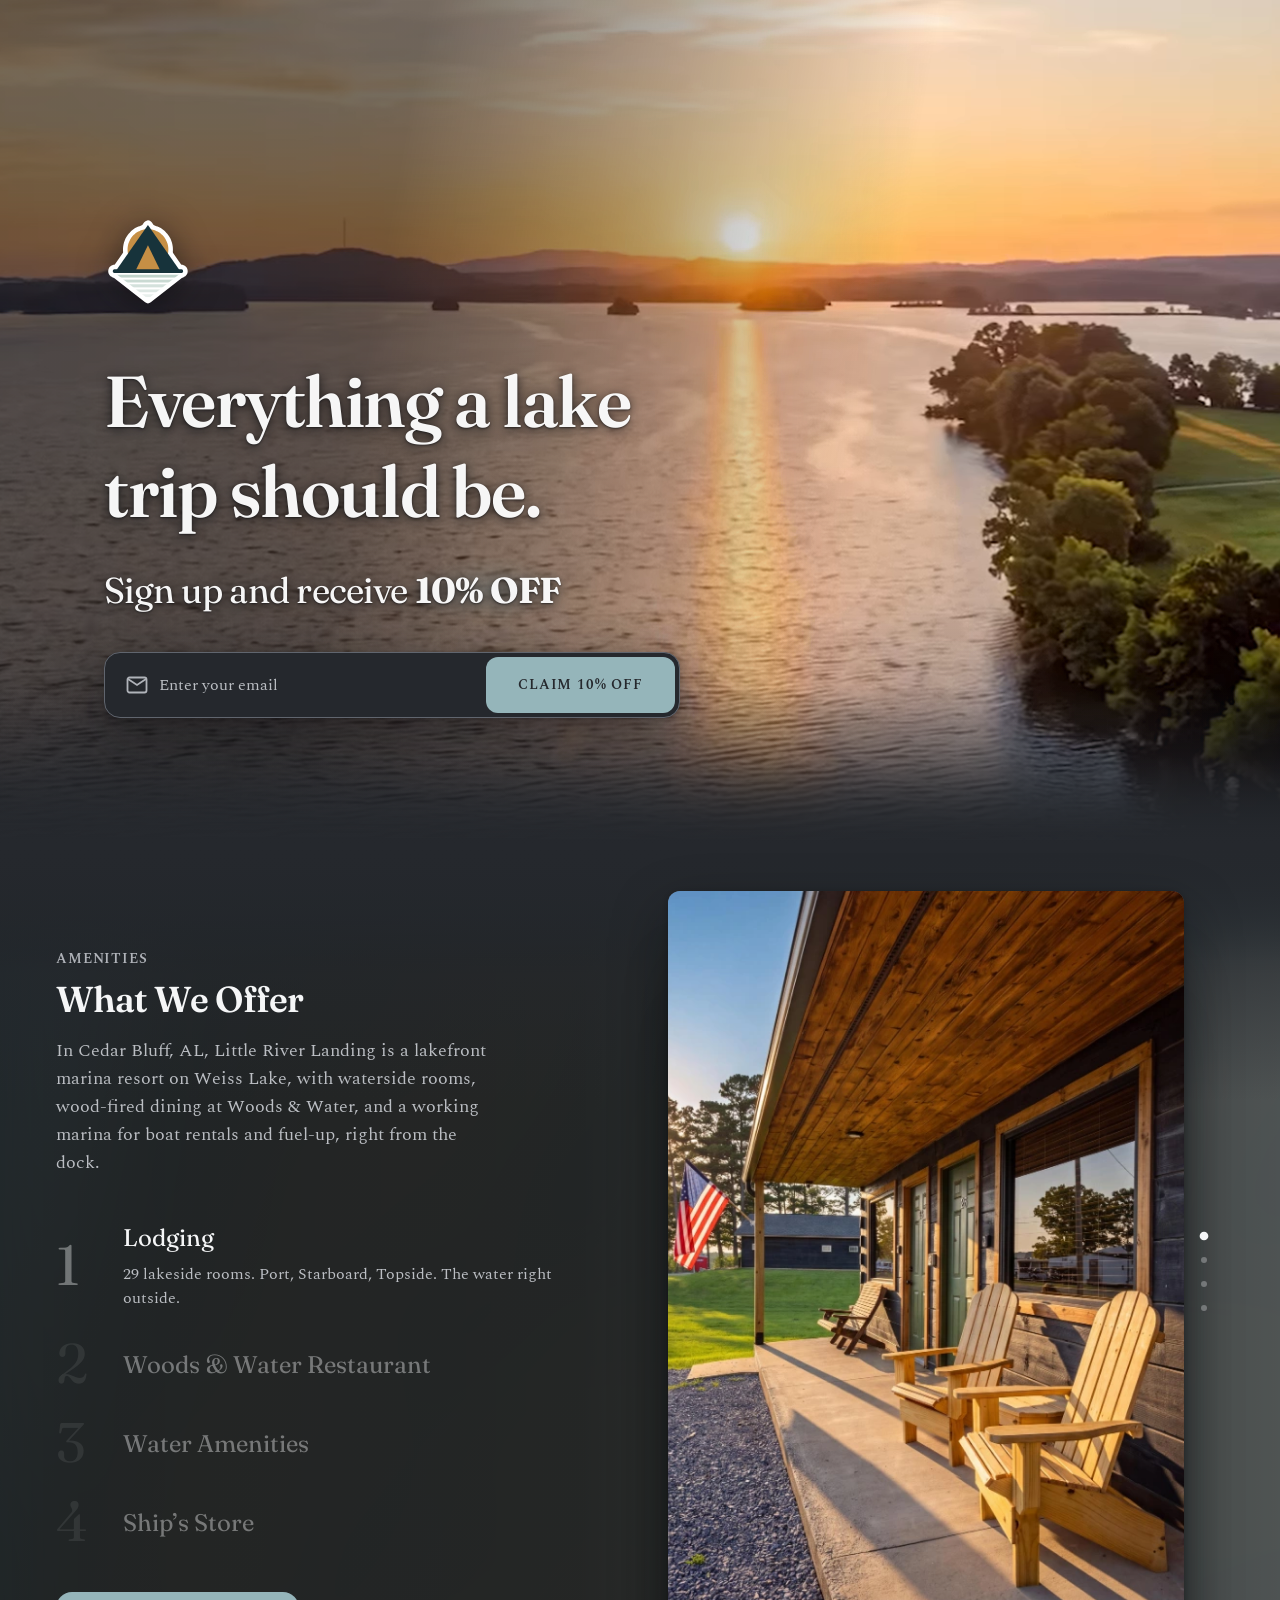
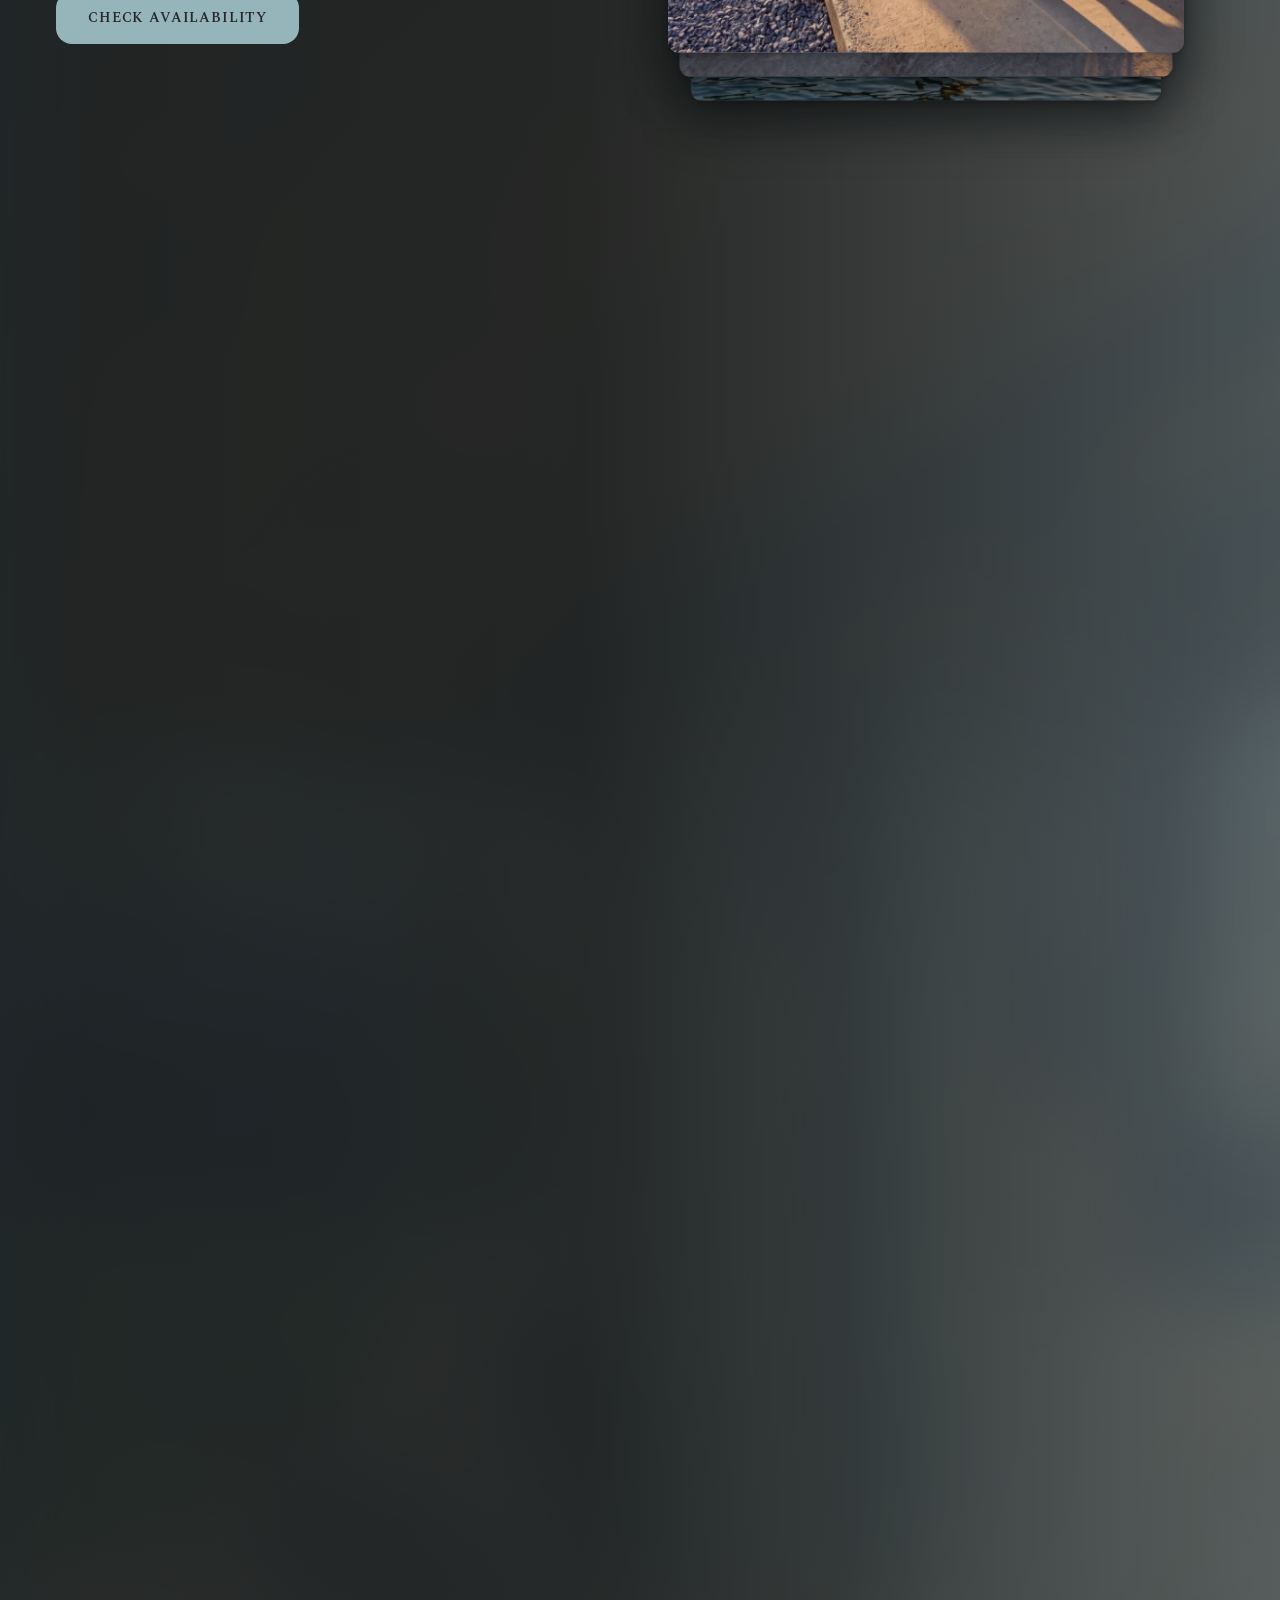
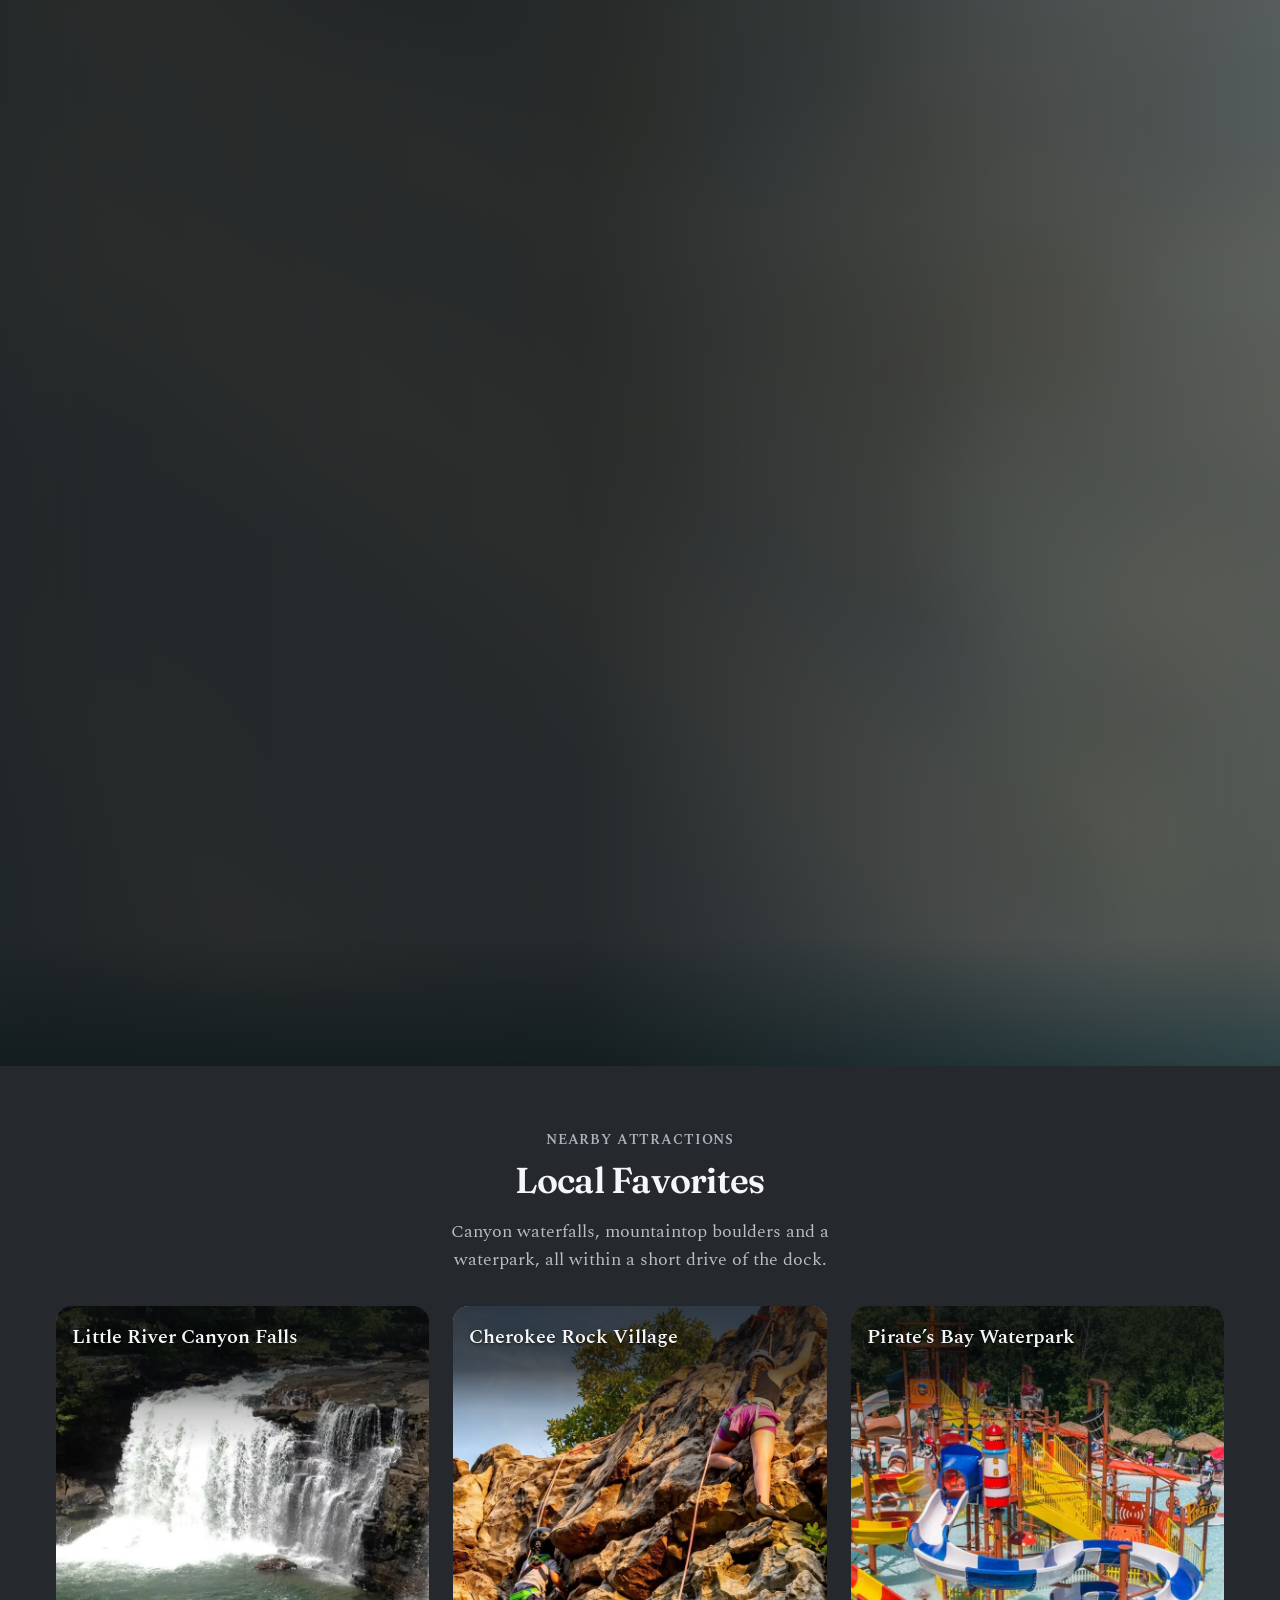
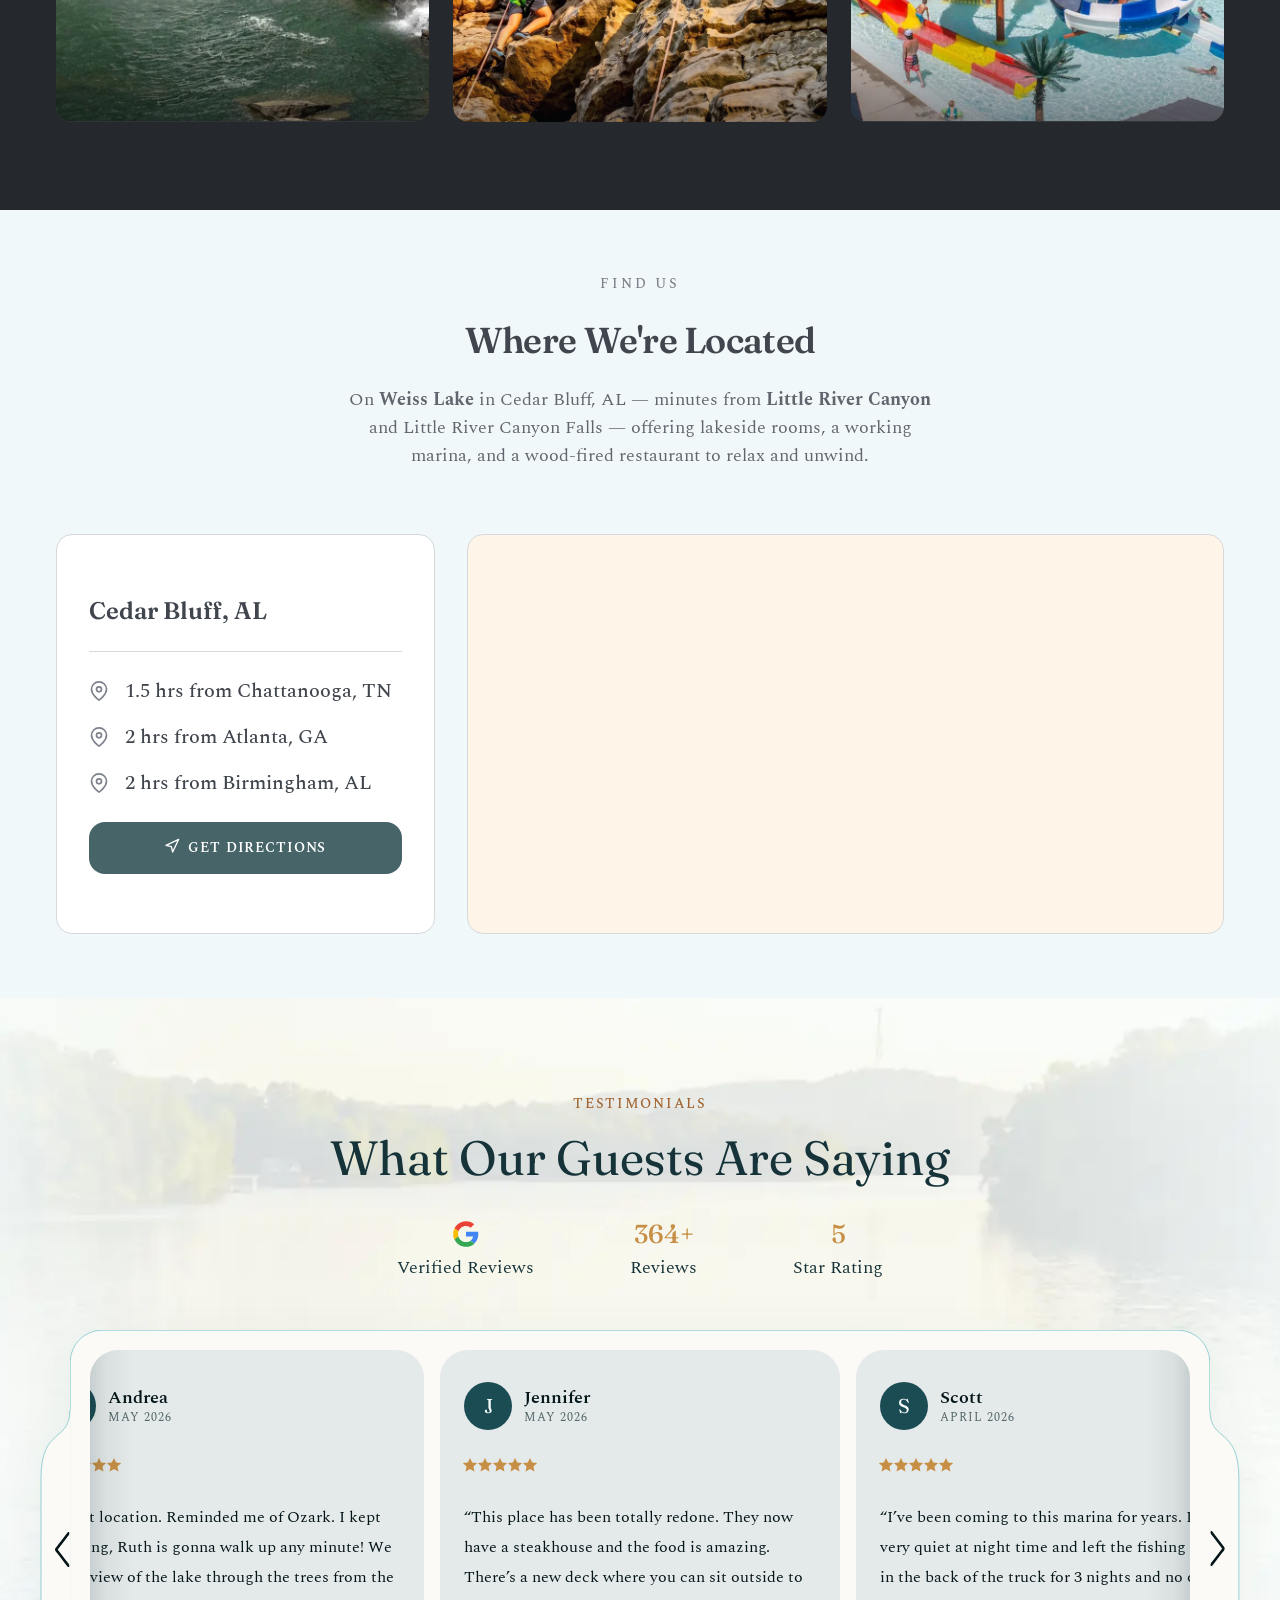
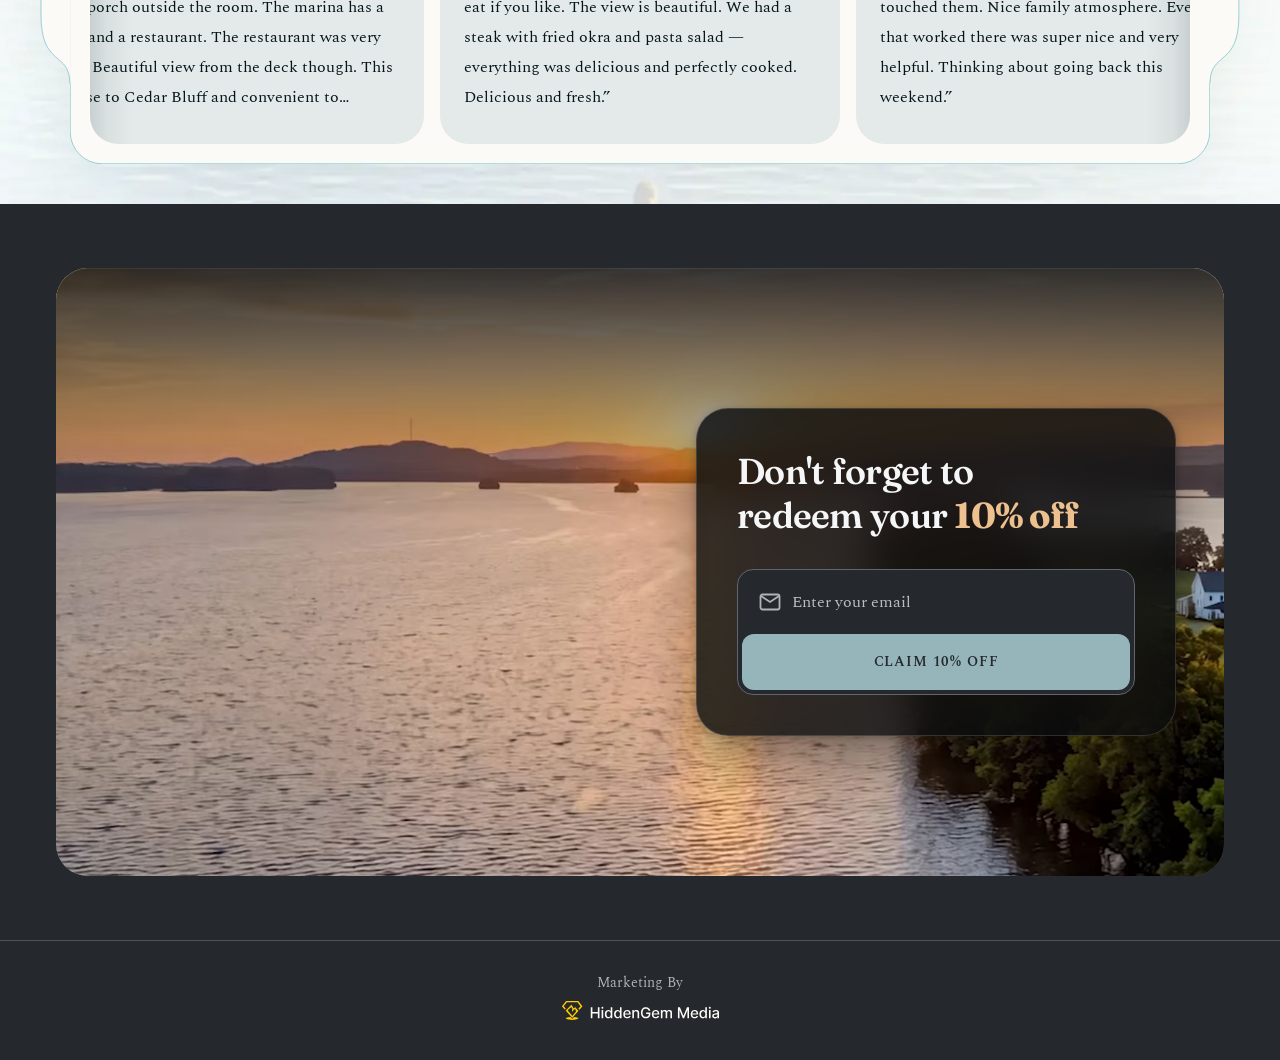
<file: index.html>
<!DOCTYPE html>
<!-- The page runs the dark theme throughout: dark ground, light text, and
     dark cards and form fields. Nothing opts back into the light theme.
     data-theme nests in both directions, so putting data-theme="light" on a
     card would turn it into a fully light surface on this dark page. -->
<html lang="en" data-theme="dark">
<head>
<meta charset="utf-8">
<meta name="viewport" content="width=device-width, initial-scale=1">

<!-- ============================================================
     META PIXELS  ·  both fire PageView on every funnel page.
     The Lead event on opt-in goes to the CLIENT pixel only —
     see the signup handler in script.js.
     ============================================================ -->
<!-- Client Pixel: Little River Landing - Meta Pixel Code -->
<script>
!function(f,b,e,v,n,t,s)
{if(f.fbq)return;n=f.fbq=function(){n.callMethod?
n.callMethod.apply(n,arguments):n.queue.push(arguments)};
if(!f._fbq)f._fbq=n;n.push=n;n.loaded=!0;n.version='2.0';
n.queue=[];t=b.createElement(e);t.async=!0;
t.src=v;s=b.getElementsByTagName(e)[0];
s.parentNode.insertBefore(t,s)}(window, document,'script',
'https://connect.facebook.net/en_US/fbevents.js');
fbq('init', '1816709606431185');
fbq('track', 'PageView');
</script>
<noscript><img height="1" width="1" style="display:none"
src="https://www.facebook.com/tr?id=1816709606431185&ev=PageView&noscript=1"
/></noscript>
<!-- End Meta Pixel Code -->

<!-- HG - Meta Pixel Code -->
<script>
!function(f,b,e,v,n,t,s)
{if(f.fbq)return;n=f.fbq=function(){n.callMethod?
n.callMethod.apply(n,arguments):n.queue.push(arguments)};
if(!f._fbq)f._fbq=n;n.push=n;n.loaded=!0;n.version='2.0';
n.queue=[];t=b.createElement(e);t.async=!0;
t.src=v;s=b.getElementsByTagName(e)[0];
s.parentNode.insertBefore(t,s)}(window, document,'script',
'https://connect.facebook.net/en_US/fbevents.js');
fbq('init', '1332707158028995');
fbq('track', 'PageView');
</script>
<noscript><img height="1" width="1" style="display:none"
src="https://www.facebook.com/tr?id=1332707158028995&ev=PageView&noscript=1"
/></noscript>
<!-- End Meta Pixel Code -->

<!-- ============================================================
     EDIT ME  ·  PAGE TITLE + SOCIAL SHARE
     ============================================================ -->
<title>Little River Landing | Link in Bio</title>
<meta name="description" content="[One short sentence about the property or portfolio.]">
<meta property="og:title" content="Little River Landing">
<meta property="og:description" content="[One short sentence about the property or portfolio.]">
<meta property="og:image" content="assets/img/og-image.svg">
<meta property="og:type" content="website">
<link rel="icon" href="assets/img/logo-mark.svg">

<!-- ============================================================
     FONTS
     _template.css names the two families but does not load them.
     If you change --font-display or --font-body over there, change
     this URL to match or the page silently falls back to Georgia
     and the system sans.
     ============================================================ -->
<link rel="preconnect" href="https://fonts.googleapis.com">
<link rel="preconnect" href="https://fonts.gstatic.com" crossorigin>
<link href="https://fonts.googleapis.com/css2?family=Fraunces:opsz,wght@9..144,400;9..144,500;9..144,600;9..144,700&family=Spectral:wght@400;500;600;700&display=swap" rel="stylesheet">

<!-- ============================================================
     DESIGN SYSTEM
     Load order is load bearing:
       _template.css     tokens, reset, type scale
       styles.css        components, which consume and may override
       brand-contrast.js reads the final --brand-base and corrects
                         the ramp. Synchronous and in <head> on
                         purpose — it has to run before first paint.
                         Do not add defer or async.
     ============================================================ -->
<link rel="stylesheet" href="_template.css">
<link rel="stylesheet" href="styles.css">
<script src="brand-contrast.js"></script>

<!-- ============================================================
     SCROLL REVEAL GATE
     Opens the door for the reveal in styles.css, and it has to
     happen up here for the same reason brand-contrast.js does:
     the hidden state must be in place before the browser paints,
     or every section flashes in, disappears, and comes back.

     The two tests are the whole of the accessibility and
     no-JavaScript story. Fail either and the class is never
     added, the [data-reveal] rules never match anything, and the
     page is simply a page with everything on it. Do not move
     this to CSS and do not add defer.
     ============================================================ -->
<script>
  (function (html) {
    if (!('IntersectionObserver' in window)) return;
    if (window.matchMedia
        && window.matchMedia('(prefers-reduced-motion: reduce)').matches) return;
    html.classList.add('reveal-on');
  })(document.documentElement);
</script>
</head>

<body>

<!-- ============================================================
     1 + 2 · HERO OFFER  —  video banner, brand mark, email capture
     The hero and the offer card are one section now. The video is
     full bleed and the copy and form sit on top of it.

     To swap the footage, replace the two files in assets/video/ and
     re-cut the poster from the new first frame. Keep both formats:
     the WebM is the smaller file and the MP4 is what Safari plays.
     ============================================================ -->
<header class="hero-offer">

  <div class="hero-offer__media">
    <!-- The four attributes are not optional between them: a browser will
         only autoplay a video that is muted, and without playsinline iOS
         takes it fullscreen the moment it starts. loop is what keeps the
         12 seconds from ending on a frozen frame.

         poster is the first frame of the same clip, so the framing is
         already right at first paint and there is something to look at
         while the file arrives — it is also the whole hero for a visitor
         who asks for reduced motion, who script.js holds on it.

         The video carries no meaning the copy does not already carry, so
         it is hidden from assistive tech rather than described. -->
    <video class="hero-offer__video"
           poster="assets/video/hero-poster.webp"
           autoplay muted loop playsinline preload="auto"
           aria-hidden="true">
      <source src="assets/video/hero.webm" type="video/webm">
      <source src="assets/video/hero.mp4" type="video/mp4">
    </video>
    <!-- Both layers are doing real work. See the notes in styles.css
         before touching either: the scrim is what makes the white copy
         legible, and the seam is what removes the hard edge between
         this section and the next. -->
    <div class="hero-offer__scrim" aria-hidden="true"></div>
    <div class="hero-offer__seam" aria-hidden="true"></div>
  </div>

  <div class="hero-offer__inner">

    <!-- The logo is the only thing naming the brand now, so the alt text
         has to carry the name — it is what a screen reader reads out and
         what shows if the file fails to load. -->
    <a class="hero-offer__logo" href="[BRAND WEBSITE URL]" target="_blank" rel="noopener">
      <img src="assets/img/logo-mark.svg" alt="Little River Landing">
    </a>

    <!-- The one liner leads now, so it is the h1 — the page's primary
         heading should be the thing that reads as primary.

         KEEP IT SHORT. Measured in this column at this size, about 19
         characters or three words is the ceiling for two lines, and a
         headline running to three lines stops reading as a headline.
         The column is not widened to fit more on purpose: past roughly
         38rem the copy crosses into the part of the photo the scrim has
         already let go, and the contrast starts dropping. -->
    <h1 class="hero-offer__title type-hero">Everything a lake trip should be.</h1>

    <!-- The offer sits second. Emphasis on the amount is weight and
         light, not a size jump or a second typeface. -->
    <p class="hero-offer__offer type-section-title">
      Sign up and receive <span class="hero-offer__amount fw-bold">10% OFF</span>
    </p>

    <!-- data-subscribe-endpoint picks the GoHighLevel tag: the Netlify
         Function at that path holds the tag server-side. The campaign
         copies of this page (signupnow.html, booking.html, promo.html)
         differ from it ONLY in this attribute, on both forms. -->
    <form class="offer-form offer-form--hero" data-subscribe-endpoint="/api/subscribe" novalidate>
      <!-- Hidden from view, not from a screen reader. The input needs an
           accessible name and a placeholder is not one — it is a hint, and
           assistive tech is not required to announce it. -->
      <label class="offer-form__label" for="hero-email">Email address</label>

      <div class="offer-form__control">
        <div class="offer-form__field">
          <span class="offer-form__icon" aria-hidden="true">
            <svg viewBox="0 0 24 24" fill="none" stroke="currentColor" stroke-width="1.8"><rect x="2.5" y="4.5" width="19" height="15" rx="2"/><path d="m3 6 9 6 9-6"/></svg>
          </span>
          <input class="offer-form__input type-body" id="hero-email" type="email" name="email" placeholder="Enter your email" required autocomplete="email">
        </div>
        <button class="btn btn--primary type-button-caps" type="submit">CLAIM 10% OFF</button>
      </div>

      <!-- Validation message. Empty and [hidden] until script.js has
           something to say; role="alert" makes it announce itself. The
           form carries novalidate so the browser's own bubble never
           competes with this line. -->
      <p class="offer-form__error type-caption" id="hero-email-error" role="alert" hidden></p>
    </form>

  </div>
</header>

<!-- ============================================================
     5 · AMENITIES  —  a pinned list beside a deck of photographs

     DESKTOP (1024px and up): the section is a scroll track four
     screens tall and the two columns pin for the whole of it, so
     what you see holds still — every amenity listed on the left
     with the one you are on lit, and a deck of photo cards on the
     right. Scrolling lifts the front card up and off to show the
     next one and moves the highlight down the list. Nothing on
     screen moves except the deck and the highlight.

     Each amenity wears a display-size numeral down its left side
     and the lit one opens its description under its name. THE
     WHOLE ROW IS PRESSABLE and goes to that amenity, as are the
     dots on the right of the deck. The
     numeral's size is doing structural work as well as visual —
     it sets the height of a closed step, so the description
     unfolds into room that was already there and the pinned
     column barely settles. Four dots down the right of the deck
     say how many there are and which one is up.

     MOBILE: one column, no pin, no deck. Each amenity carries its
     own photograph directly above its own name, which says the
     same thing by adjacency and costs a phone none of the scroll
     distance the track needs.

     FOUR THINGS HAVE TO BE KEPT IN STEP BY HAND:
       · data-step on each <li>, on each .process__card and on each
         .process__dot. These are what pair an amenity with its
         photograph and its dot, and they pair by number and not by
         position.
       · The DOM order of the cards IS the stacking order of the
         deck, front to back. It has to match the reading order of
         the list.
       · One dot per amenity in .process__dots, carrying that
         amenity's data-step AND an aria-labelledby pointing at its
         heading id. Nothing derives the count from the list, so a
         missing dot is a rail that quietly understates how much is
         left, and a wrong aria-labelledby is a jump button that
         announces the wrong amenity.
       · --process-count in styles.css, which sets the length of
         the scroll track. script.js corrects it from the real
         count on load, so this only governs the first paint — but
         it is what a visitor with no JavaScript gets.

     The numbers themselves are drawn by CSS, not typed, so adding
     or deleting an <li> renumbers the rest on its own.

     THE LEFT COLUMN CANNOT BE SCROLLED on desktop — it is pinned,
     one screen tall — so anything added to it has to fit. See the
     height gate in styles.css and re-measure it if you touch the
     intro, the titles or the descriptions.

     Photos are portrait, cropped to the deck's frame — see the
     README before dropping new ones in.

     The alt text is empty on purpose. Each photo is named by the
     step heading beside it, so filling in alt too would make a
     screen reader say the name twice.
     ============================================================ -->
<section class="section section--alt section--process" id="amenities">

  <!-- The blurred wash behind the section. Same four files as the
       frame below, at a heavy blur and darkened, so what comes
       through is the photo's colour and not its detail — the
       ground shifts warm for the restaurant and cold for the
       water as you read down. Purely decorative, so it is out of
       the accessibility tree; the photos it duplicates are already
       in the DOM below, so this costs no extra download. -->
  <div class="process__backdrop" data-process-backdrop aria-hidden="true">
    <img class="process__backdrop-img" src="assets/img/amenity-2.webp" alt="" data-step="0">
    <img class="process__backdrop-img" src="assets/img/amenity-1.webp" alt="" data-step="1">
    <img class="process__backdrop-img" src="assets/img/amenity-4.webp" alt="" data-step="2">
    <img class="process__backdrop-img" src="assets/img/amenity-3.webp" alt="" data-step="3">
  </div>

  <div class="container process">

    <!-- THE LEFT COLUMN, as one element. The wrapper exists for a
         layout reason rather than a semantic one: without it the
         intro and the list are two separate grid rows, the deck
         spans both, and a row-spanning item inflates the auto rows
         it crosses — which put 118px of empty space inside the
         intro's own row and a gap under the heading that nothing
         had asked for. Wrapped, the left column is one grid item
         with its own gap, and that gap is the only number involved.

         It is display: contents on a phone, so below the pinned
         breakpoint it dissolves and the heading, the list and the
         per-step photos flow as siblings exactly as before.

         THE DECK IS DELIBERATELY OUTSIDE IT, below. It used to sit
         between the intro and the list in source order, which is
         why wrapping "the intro through the list" swallowed it —
         the wrapper measured 1438px in a 900px frame. The two grid
         children are this column and the deck, in that order. -->
    <div class="process__col">

    <!-- The intro. Stays in the left column with the amenities it
         introduces; the photo is a sibling now rather than sitting
         inside here, because it belongs to the other column. -->
    <div class="process__aside" data-reveal-group>
      <p class="eyebrow type-eyebrow">AMENITIES</p>
      <h2 class="heading type-section-title">What We Offer</h2>
      <p class="subhead type-body-lg">In Cedar Bluff, AL, Little River Landing is a lakefront marina resort on Weiss Lake, with waterside rooms, wood-fired dining at Woods &amp; Water, and a working marina for boat rentals and fuel-up, right from the dock.</p>
    </div>

    <!-- An <ol> because the numbers are real content: a screen
         reader announces "list, 4 items" and counts them off,
         which is the same information the 01/02/03 gives a
         sighted reader. -->
    <ol class="process__steps" data-process-steps data-reveal-group>

      <li class="process__step" data-step="0">
        <!-- Below 1024px the pinned frame above is hidden and each
             amenity carries its own photo instead — a phone reads
             this as four cards, not as one picture with a list
             beside it. Same four files, so nothing extra
             downloads, and alt stays empty because the title is
             right under it. -->
        <!-- EVERY AMENITY PHOTO IS A LOOPING CLIP, here and in the deck
             on the right. Same class as the <img> it replaced, so it
             takes the photo's size, crop and radius; the still it
             replaced is the poster, so before anything has loaded, or
             without JavaScript, the section shows exactly what it used
             to. data-play-in-view hands each one to the same script as
             the closing offer's video: paused off screen, nudged if
             autoplay was refused, held on the poster under reduced
             motion. -->
        <video class="process__step-photo"
               poster="assets/img/amenity-2.webp"
               autoplay muted loop playsinline preload="metadata"
               aria-hidden="true"
               data-play-in-view>
          <source src="assets/video/lodging-1.mp4" type="video/mp4">
        </video>

        <!-- THE TAP TARGET, phone only — the whole photograph, not a
             chevron in a corner of it. It fills the photo's grid
             cell and nothing else, so the gesture is the one the
             picture already invites.

             A real <button> rather than a tap handler on the <li>,
             so it is reachable by keyboard and announced as a
             control. It carries no text of its own: aria-labelledby
             borrows the heading beside it, which is the name a
             screen reader wants anyway, and aria-expanded says what
             state the thing named in aria-controls is in.

             ABOVE 1024px THE SAME BUTTON IS THE WHOLE ROW — the
             numeral and the name — and pressing it goes to that
             amenity: it scrolls the page to where that amenity
             comes up, and the description opens there because it
             is the one you are now on. One control per amenity at
             both widths and one meaning at both, "press this
             amenity"; only what it costs to get there differs.
             script.js carries the branch, and styles.css moves the
             button off the photograph and onto the row. -->
        <button class="process__toggle" type="button"
                aria-expanded="false"
                aria-labelledby="amenity-0-title"
                aria-controls="amenity-0-desc"></button>

        <!-- Title and description in one box, so the scrim behind
             them is one box too: closed it is a band under the
             name, open it grows upward to carry the line as well.
             The box is anchored to the foot of a photograph whose
             height is fixed by aspect-ratio, so growing it moves
             nothing else on the page — it only eats into the
             picture, which is what the darkening is for. -->
        <div class="process__caption">
          <h3 class="process__title type-subsection-title fw-regular" id="amenity-0-title">Lodging</h3>
          <div class="process__desc" id="amenity-0-desc">
            <p class="process__desc-text type-body">29 lakeside rooms. Port, Starboard, Topside. The water right outside.</p>
          </div>
        </div>
      </li>

      <li class="process__step" data-step="1">
        <video class="process__step-photo"
               poster="assets/img/amenity-1.webp"
               autoplay muted loop playsinline preload="metadata"
               aria-hidden="true"
               data-play-in-view>
          <source src="assets/video/woods-and-water-1.mp4" type="video/mp4">
        </video>

        <button class="process__toggle" type="button"
                aria-expanded="false"
                aria-labelledby="amenity-1-title"
                aria-controls="amenity-1-desc"></button>

        <div class="process__caption">
          <h3 class="process__title type-subsection-title fw-regular" id="amenity-1-title">Woods &amp; Water Restaurant</h3>
          <div class="process__desc" id="amenity-1-desc">
            <p class="process__desc-text type-body">Wood-fired Southern cooking, oysters, and a deck built for sunset.</p>
          </div>
        </div>
      </li>

      <li class="process__step" data-step="2">
        <video class="process__step-photo"
               poster="assets/img/amenity-4.webp"
               autoplay muted loop playsinline preload="metadata"
               aria-hidden="true"
               data-play-in-view>
          <source src="assets/video/water-amenities-1.mp4" type="video/mp4">
        </video>

        <button class="process__toggle" type="button"
                aria-expanded="false"
                aria-labelledby="amenity-2-title"
                aria-controls="amenity-2-desc"></button>

        <div class="process__caption">
          <h3 class="process__title type-subsection-title fw-regular" id="amenity-2-title">Water Amenities</h3>
          <div class="process__desc" id="amenity-2-desc">
            <p class="process__desc-text type-body">One of two fuel docks on the lake. Pontoons, jet skis, kayaks, eFoils.</p>
          </div>
        </div>
      </li>

      <li class="process__step" data-step="3">
        <video class="process__step-photo"
               poster="assets/img/amenity-3.webp"
               autoplay muted loop playsinline preload="metadata"
               aria-hidden="true"
               data-play-in-view>
          <source src="assets/video/ships-store-1.mp4" type="video/mp4">
        </video>

        <button class="process__toggle" type="button"
                aria-expanded="false"
                aria-labelledby="amenity-3-title"
                aria-controls="amenity-3-desc"></button>

        <div class="process__caption">
          <h3 class="process__title type-subsection-title fw-regular" id="amenity-3-title">Ship&rsquo;s Store</h3>
          <div class="process__desc" id="amenity-3-desc">
            <p class="process__desc-text type-body">Bait, tackle, parts, snacks. Everything the day needs.</p>
          </div>
        </div>
      </li>

    </ol>

    <!-- THE CTA. One position in the markup, two behaviours, and
         no duplicate needed for either.

         On desktop it is the last item in the left column, so it
         lands directly under the fourth amenity with the deck
         beside it. On a phone .process__col is display: contents,
         the wrapper dissolves, and this becomes the last child of
         the section — which is the bottom of the section, where it
         belongs there. The CSS only has to change its width and
         its alignment, never its place in the document.

         External, so target and rel match every other outbound
         link on this page. rel="noopener" is not optional on a
         _blank link: without it the opened page gets a handle on
         this one through window.opener. -->
    <a class="btn btn--primary type-button-caps process__cta"
       href="https://staylittleriver.com/"
       target="_blank" rel="noopener">CHECK AVAILABILITY</a>

    </div><!-- /.process__col -->

    <!-- The column that pins: a DECK of photo cards, holding still
         on the right while the amenities read past it on the left.
         Hidden below 1024px, where each amenity carries its own.

         A deck rather than a crossfade. The cards are stacked in
         reading order with the later ones peeking out below, and
         reaching the next amenity lifts the front card up and off
         to show the one behind it. The crossfade this replaces
         said "the picture changed"; the deck says "there are four
         of these and you are on the first" — the stack itself is
         the progress indicator the numbers on the left duplicate.

         Each photo is wrapped in a card because the card is what
         moves and the photo is what fills it: the radius, the
         shadow and the shade-when-behind all belong to the card,
         and putting them on a transformed <img> would mean the
         overflow clip and the transform fight over the same box.

         data-step is on the card and pairs it with the step of the
         same number on the left. Keep them in order by hand — the
         DOM order is also the stacking order. -->
    <div class="process__media" data-process-media data-reveal="fade">
      <div class="process__card" data-step="0">
        <video class="process__photo"
               poster="assets/img/amenity-2.webp"
               autoplay muted loop playsinline preload="metadata"
               aria-hidden="true"
               data-play-in-view>
          <source src="assets/video/lodging-1.mp4" type="video/mp4">
        </video>
      </div>
      <div class="process__card" data-step="1">
        <video class="process__photo"
               poster="assets/img/amenity-1.webp"
               autoplay muted loop playsinline preload="metadata"
               aria-hidden="true"
               data-play-in-view>
          <source src="assets/video/woods-and-water-1.mp4" type="video/mp4">
        </video>
      </div>
      <div class="process__card" data-step="2">
        <video class="process__photo"
               poster="assets/img/amenity-4.webp"
               autoplay muted loop playsinline preload="metadata"
               aria-hidden="true"
               data-play-in-view>
          <source src="assets/video/water-amenities-1.mp4" type="video/mp4">
        </video>
      </div>
      <div class="process__card" data-step="3">
        <video class="process__photo"
               poster="assets/img/amenity-3.webp"
               autoplay muted loop playsinline preload="metadata"
               aria-hidden="true"
               data-play-in-view>
          <source src="assets/video/ships-store-1.mp4" type="video/mp4">
        </video>
      </div>

      <!-- THE DOTS. A rail down the right of the deck saying how many
           amenities there are and which one is up — the same thing
           the lit title and the depth of the stack say, in the one
           form that can be taken in without reading anything — and
           now also the way to jump to one.

           REAL <button>s, because they are real controls: clicking
           one scrolls the page to that amenity's place in the track,
           which is the only way to reach a specific amenity in a
           section that is otherwise driven by scroll position alone.
           That is also why they are not aria-hidden. Four buttons
           named the same as the four list items is not the list read
           twice — the list is text and these are a jump control, and
           a screen reader user gets the same shortcut a mouse user
           does. aria-labelledby borrows each amenity's own heading
           rather than repeating its name here, so the two can never
           drift apart.

           The rail is DISPLAY: NONE UNTIL SCRIPT.JS HAS RUN, which
           is what keeps that honest. Without JavaScript there is no
           highlight to indicate and no scrolling to do — the deck is
           one flat photograph — so four buttons that light nothing
           and go nowhere would be worse than no rail at all.

           data-step pairs a dot with its amenity the same way the
           cards do, by number rather than by position. -->
      <div class="process__dots" data-process-dots>
        <button class="process__dot" type="button" data-step="0" aria-labelledby="amenity-0-title"></button>
        <button class="process__dot" type="button" data-step="1" aria-labelledby="amenity-1-title"></button>
        <button class="process__dot" type="button" data-step="2" aria-labelledby="amenity-2-title"></button>
        <button class="process__dot" type="button" data-step="3" aria-labelledby="amenity-3-title"></button>
      </div>
    </div>
  </div>
</section>

<!-- ============================================================
     6 · LOCAL FAVORITES  —  the amenity card, made clickable
     Same card as section 5 and deliberately so: photo as the whole
     card, name over the top left, a line about the place in a
     panel across the bottom, and the same accordion on desktop.

     The one difference is the tag. An amenity is a <figure>
     because it goes nowhere; a favorite is an <a> because it
     opens the place's page. That is also why the caption is a
     <span> here rather than a <figcaption> — <figcaption> is only
     valid inside a <figure>, and the styling never depended on
     the tag.

     The link takes its accessible name from the visible title
     inside it, which is why alt is empty for the same reason it
     is empty on an amenity: filling it in would make a screen
     reader say the place twice before reading the description.

     Add or remove an <a> freely — the row divides itself evenly.
     ============================================================ -->
<section class="section" id="local">
  <div class="container center" data-reveal-group>
    <p class="eyebrow type-eyebrow">NEARBY ATTRACTIONS</p>
    <h2 class="heading type-section-title">Local Favorites</h2>
    <p class="subhead type-body-lg">Canyon waterfalls, mountaintop boulders and a waterpark, all within a short drive of the dock.</p>
  </div>

  <div class="slider slider--even" data-slider>
    <div class="slider__track" data-reveal-group="settle">

      <a class="tall-card" href="https://www.nationalparks.org/explore/parks/little-river-canyon-national-preserve" target="_blank" rel="noopener">
        <img class="tall-card__img" src="assets/img/favorite-1.webp" alt="">
        <span class="tall-card__caption">
          <span class="tall-card__title type-card-title">Little River Canyon Falls</span>
          <span class="tall-card__panel">
            <span class="tall-card__desc type-caption">A waterfall at the head of the canyon, in Little River Canyon National Preserve.</span>
          </span>
        </span>
      </a>

      <a class="tall-card" href="https://www.cherokeerockvillage.com/" target="_blank" rel="noopener">
        <img class="tall-card__img" src="assets/img/favorite-2.webp" alt="">
        <span class="tall-card__caption">
          <span class="tall-card__title type-card-title">Cherokee Rock Village</span>
          <span class="tall-card__panel">
            <span class="tall-card__desc type-caption">Sandstone boulders and climbing routes on Lookout Mountain, above Weiss Lake.</span>
          </span>
        </span>
      </a>

      <a class="tall-card" href="https://www.greatescapesrvresorts.com/pirates-bay-waterpark?_gl=1*1mfipbo*_up*MQ..*_ga*MTk3MDc3MjczNy4xNzg3ODQ0MjU5*_ga_6VXVLF3PR3*czE3ODc4NDQyNTkkbzEkZzAkdDE3ODc4NDQyNTkkajYwJGwwJGgw*_ga_YKS8LK5TD0*czE3ODc4NDQyNTkkbzEkZzAkdDE3ODc4NDQyNTkkajYwJGwwJGg0Mzk4NzcyNzM" target="_blank" rel="noopener">
        <img class="tall-card__img" src="assets/img/favorite-3.webp" alt="">
        <span class="tall-card__caption">
          <span class="tall-card__title type-card-title">Pirate&rsquo;s Bay Waterpark</span>
          <span class="tall-card__panel">
            <span class="tall-card__desc type-caption">A pirate-themed waterpark at Great Escapes RV Resorts in Leesburg.</span>
          </span>
        </span>
      </a>

    </div>
  </div>
</section>

<!-- ============================================================
     7 · WHERE WE'RE LOCATED  —  copy + map + drive times
     Wrap any place name in <strong> to make it stand out.

     The heading is one line: the section names itself and the
     lead does the welcoming, so a second italic line under it
     would only repeat the job. Keep it short — the display face
     at this size wraps badly past four or five words. The
     eyebrow is the place, in two or three words; at this
     tracking a longer label falls apart. It is the label on its
     own — no rule beside it, since a centred stack does not need
     a mark to tell you where it starts.
     ============================================================ -->
<section class="section section--map" id="location" data-theme="light">
  <div class="container">
    <div class="location-intro" data-reveal-group>
      <p class="location-intro__eyebrow type-eyebrow-wide">FIND US</p>

      <h2 class="location-intro__title type-section-title">
        <span class="location-intro__line">Where We're Located</span>
      </h2>

      <p class="location-intro__lead type-body-lg">
        On <strong>Weiss Lake</strong> in Cedar Bluff, AL &mdash; minutes from
        <strong>Little River Canyon</strong> and Little River Canyon Falls &mdash;
        offering lakeside rooms, a working marina, and a wood-fired restaurant
        to relax and unwind.
      </p>
    </div>
    <div class="location-grid">

      <!-- THE MAP — first in the source on purpose.
           On a phone it belongs directly under the heading, and putting
           it first here means the reading order a screen reader follows
           is the order the page is actually in. The desktop breakpoint
           places it in the second column explicitly, so the two-column
           layout is unaffected.
           This is the live Google embed, keyed on the street address
           rather than a place ID so it survives the listing being
           renamed. To move the property, edit the q= address here and
           the destination= address on the directions button below —
           they are the same address written twice on purpose, since
           the embed and the directions URL take different formats. -->
      <div class="location-map" data-reveal="settle">
        <iframe src="https://www.google.com/maps?q=1780+County+Rd+102,+Cedar+Bluff,+AL+35959&z=13&output=embed" title="Map showing Little River Landing at 1780 County Rd 102, Cedar Bluff, AL" loading="lazy" referrerpolicy="no-referrer-when-downgrade" allowfullscreen></iframe>
      </div>

      <!-- THE DETAIL — the place, then how far out it is.
           The card names the town and gives the distances to it;
           the street address is not printed, it lives in the
           destination= parameter on the route button, which is the
           only place a guest actually needs it. -->
      <div class="location-detail" data-reveal-group>

        <div class="address-card">
          <h3 class="address-card__name type-subsection-title">Cedar Bluff, AL</h3>

          <!-- Drive times, one pin each. Titles only: at three items
               the distance IS the content, so a body line under each
               would only pad the card. -->
          <ul class="directions">
            <li class="directions__item">
              <p class="directions__title type-card-title fw-medium">
                <span class="icon icon--pin" aria-hidden="true"></span>1.5 hrs from Chattanooga, TN
              </p>
            </li>

            <li class="directions__item">
              <p class="directions__title type-card-title fw-medium">
                <span class="icon icon--pin" aria-hidden="true"></span>2 hrs from Atlanta, GA
              </p>
            </li>

            <li class="directions__item">
              <p class="directions__title type-card-title fw-medium">
                <span class="icon icon--pin" aria-hidden="true"></span>2 hrs from Birmingham, AL
              </p>
            </li>
          </ul>

          <a class="btn btn--primary type-button-caps" href="https://www.google.com/maps/dir/?api=1&amp;destination=1780+County+Rd+102%2C+Cedar+Bluff%2C+AL+35959" target="_blank" rel="noopener">
            <span class="icon icon--sm icon--route" aria-hidden="true"></span>GET DIRECTIONS
          </a>
        </div>
      </div>

    </div>
  </div>
</section>

<!-- ============================================================
     8 · TESTIMONIALS  —  trust row + looping review rail
     Matches the testimonial block on little-river-landing-website:
     lake photo behind, cream panel with a 0.5px teal outline, four
     tinted cards, and a curved tab on each side that steps the rail.

     The section is a light island on the dark page (data-theme="light"),
     and every colour it uses is declared on .reviews in styles.css so
     the block matches the reference exactly rather than the page ramp.

     Review count, rating and dates are placeholders to confirm.
     ============================================================ -->
<section class="section reviews" id="reviews" data-theme="light" aria-labelledby="reviews-title">
  <!-- Glyphs used only in this section. Kept here rather than in a
       page-wide sprite so the block travels whole between pages. -->
  <svg class="reviews__sprite" width="0" height="0" aria-hidden="true" focusable="false">
    <symbol id="lrl-star" viewBox="0 0 24 24"><path d="M12 2.5l2.9 6.1 6.6.8-4.9 4.6 1.3 6.6L12 17.3l-5.9 3.3 1.3-6.6L2.5 9.4l6.6-.8L12 2.5z"/></symbol>
    <symbol id="lrl-chevron-rail" viewBox="7.1665 121.3721 14.5377 35.2539"><path d="M20.8624 121.374C21.6416 121.298 21.8814 123.201 21.4685 123.865C21.2806 124.167 21.0918 124.374 20.8832 124.641L19.6977 126.164L13.4135 134.349L11.0913 137.362C10.8425 137.682 10.5745 137.959 10.3206 138.292C10.0133 138.694 9.89377 138.931 10.2119 139.433C10.4101 139.788 10.7576 140.064 10.968 140.378C11.3213 140.905 11.7349 141.355 12.1016 141.847L17.2487 148.62C17.6274 149.116 18.0441 149.371 18.3448 150.055C18.4018 150.184 18.9969 150.649 19.0838 150.807C19.4011 151.386 19.705 151.784 20.1365 152.204C20.2381 152.303 20.4474 152.674 20.5613 152.82C20.9354 153.299 21.2895 153.806 21.6348 154.32C21.6777 154.988 21.8228 155.391 21.4969 156.017C21.1016 156.777 20.5569 156.77 20.0358 156.303C19.2232 155.476 18.3607 154.23 17.6104 153.261L13.091 147.38L9.45133 142.668C8.832 141.873 8.20003 141.098 7.59763 140.278C7.14633 139.664 6.99508 138.631 7.40862 137.917C7.74838 137.33 8.22658 136.815 8.62677 136.289C10.0774 134.382 11.5758 132.553 13.0388 130.659L17.6056 124.723C18.3484 123.75 19.1192 122.629 19.9199 121.735C20.1142 121.518 20.6036 121.425 20.8624 121.374Z"/></symbol>
  </svg>

  <!-- The photo is pre-washed to the section colour at its edges,
       so it sits at full opacity with no scrim over it. -->
  <div class="reviews__bg" aria-hidden="true">
    <img class="reviews__bg-img" src="assets/img/testimonials-bg.webp" width="1440" height="736" alt="" loading="lazy" decoding="async">
  </div>

  <div class="container">
    <div class="reviews__head" data-reveal-group>
      <p class="eyebrow type-eyebrow">TESTIMONIALS</p>
      <h2 class="heading" id="reviews-title">What Our Guests Are Saying</h2>
    </div>

    <!-- Trust row: three value-over-label columns, one row at every width. -->
    <div class="reviews__summary" data-reveal-group>
      <div class="review-stat">
        <span class="review-stat__value review-stat__value--logo">
          <svg class="review-stat__logo" viewBox="0 0 24 24" aria-hidden="true" focusable="false">
            <path fill="#EA4335" d="M12 5.04c1.94 0 3.28.84 4.04 1.54l2.95-2.88C17.2 2.02 14.84 1 12 1 7.7 1 3.99 3.47 2.18 7.07l3.38 2.62C6.4 7.17 8.97 5.04 12 5.04Z"/>
            <path fill="#4285F4" d="M22.56 12.25c0-.9-.08-1.56-.25-2.25H12v4.09h6.06c-.12 1.02-.78 2.55-2.25 3.58l3.29 2.55c1.97-1.82 3.46-4.5 3.46-7.97Z"/>
            <path fill="#FBBC05" d="M5.56 14.31A6.99 6.99 0 0 1 5.18 12c0-.8.14-1.58.37-2.31L2.17 7.07A11.02 11.02 0 0 0 1 12c0 1.77.42 3.45 1.17 4.93l3.39-2.62Z"/>
            <path fill="#34A853" d="M12 23c2.97 0 5.46-.98 7.28-2.66l-3.29-2.55c-.9.62-2.08 1.06-3.99 1.06-3.03 0-5.6-2-6.52-4.76l-3.38 2.62C3.91 20.53 7.64 23 12 23Z"/>
          </svg>
        </span>
        <span class="review-stat__label">Verified Reviews</span>
      </div>
      <div class="review-stat">
        <span class="review-stat__value" data-count="400" data-count-suffix="+">400+</span>
        <span class="review-stat__label">Reviews</span>
      </div>
      <div class="review-stat">
        <span class="review-stat__value">5</span>
        <span class="review-stat__label">Star Rating</span>
      </div>
    </div>

    <!-- THE RAIL. data-rail-loop makes script.js clone the card set
         either side of itself, so both edges always show a neighbour
         and Next/Prev never run out. data-rail-persist keeps the tabs
         on screen even when every card fits.

         Add or remove cards freely — any count works. The centred
         card is always whole; its neighbours peek equally either
         side. On phones the tabs are hidden and a thumb swipes. -->
    <div class="review-rail" data-reveal="fade">
      <div class="review-rail__panel">
        <!-- The 0.5px outline is an SVG rect, not a CSS border, so it
             anti-aliases to the same weight as the tabs' stroke. -->
        <svg class="review-rail__outline" width="0" height="0" aria-hidden="true" focusable="false"><rect/></svg>
        <div class="review-rail__viewport" data-rail-scroller data-rail-loop>
          <div class="review-rail__track" data-rail-items>

            <article class="review">
              <header class="review__head">
                <span class="review__avatar" aria-hidden="true">J</span>
                <div>
                  <p class="review__name">Jimmy</p>
                  <p class="review__date"><time datetime="2026-06">June 2026</time></p>
                </div>
              </header>
              <span class="review__stars" role="img" aria-label="Rated 5 out of 5">
                <svg class="review__star" aria-hidden="true"><use href="#lrl-star"/></svg><svg class="review__star" aria-hidden="true"><use href="#lrl-star"/></svg><svg class="review__star" aria-hidden="true"><use href="#lrl-star"/></svg><svg class="review__star" aria-hidden="true"><use href="#lrl-star"/></svg><svg class="review__star" aria-hidden="true"><use href="#lrl-star"/></svg>
              </span>
              <p class="review__body">&ldquo;First time here, we sat at a table outside, wonderful. The breeze, view, excellent service, good food, really nice place for an afternoon dinner.&rdquo;</p>
              <button class="review__more" type="button" data-read-more>Read More</button>
            </article>

            <article class="review">
              <header class="review__head">
                <span class="review__avatar" aria-hidden="true">A</span>
                <div>
                  <p class="review__name">Andrea</p>
                  <p class="review__date"><time datetime="2026-05">May 2026</time></p>
                </div>
              </header>
              <span class="review__stars" role="img" aria-label="Rated 5 out of 5">
                <svg class="review__star" aria-hidden="true"><use href="#lrl-star"/></svg><svg class="review__star" aria-hidden="true"><use href="#lrl-star"/></svg><svg class="review__star" aria-hidden="true"><use href="#lrl-star"/></svg><svg class="review__star" aria-hidden="true"><use href="#lrl-star"/></svg><svg class="review__star" aria-hidden="true"><use href="#lrl-star"/></svg>
              </span>
              <p class="review__body">&ldquo;Great location. Reminded me of Ozark. I kept thinking, Ruth is gonna walk up any minute! We had a view of the lake through the trees from the little porch outside the room. The marina has a store and a restaurant. The restaurant was very good. Beautiful view from the deck though. This is close to Cedar Bluff and convenient to restaurants and stores.&rdquo;</p>
              <button class="review__more" type="button" data-read-more>Read More</button>
            </article>

            <article class="review">
              <header class="review__head">
                <span class="review__avatar" aria-hidden="true">J</span>
                <div>
                  <p class="review__name">Jennifer</p>
                  <p class="review__date"><time datetime="2026-05">May 2026</time></p>
                </div>
              </header>
              <span class="review__stars" role="img" aria-label="Rated 5 out of 5">
                <svg class="review__star" aria-hidden="true"><use href="#lrl-star"/></svg><svg class="review__star" aria-hidden="true"><use href="#lrl-star"/></svg><svg class="review__star" aria-hidden="true"><use href="#lrl-star"/></svg><svg class="review__star" aria-hidden="true"><use href="#lrl-star"/></svg><svg class="review__star" aria-hidden="true"><use href="#lrl-star"/></svg>
              </span>
              <p class="review__body">&ldquo;This place has been totally redone. They now have a steakhouse and the food is amazing. There&rsquo;s a new deck where you can sit outside to eat if you like. The view is beautiful. We had a steak with fried okra and pasta salad &mdash; everything was delicious and perfectly cooked. Delicious and fresh.&rdquo;</p>
              <button class="review__more" type="button" data-read-more>Read More</button>
            </article>

            <article class="review">
              <header class="review__head">
                <span class="review__avatar" aria-hidden="true">S</span>
                <div>
                  <p class="review__name">Scott</p>
                  <p class="review__date"><time datetime="2026-04">April 2026</time></p>
                </div>
              </header>
              <span class="review__stars" role="img" aria-label="Rated 5 out of 5">
                <svg class="review__star" aria-hidden="true"><use href="#lrl-star"/></svg><svg class="review__star" aria-hidden="true"><use href="#lrl-star"/></svg><svg class="review__star" aria-hidden="true"><use href="#lrl-star"/></svg><svg class="review__star" aria-hidden="true"><use href="#lrl-star"/></svg><svg class="review__star" aria-hidden="true"><use href="#lrl-star"/></svg>
              </span>
              <p class="review__body">&ldquo;I&rsquo;ve been coming to this marina for years. It was very quiet at night time and left the fishing rods in the back of the truck for 3 nights and no one touched them. Nice family atmosphere. Everyone that worked there was super nice and very helpful. Thinking about going back this weekend.&rdquo;</p>
              <button class="review__more" type="button" data-read-more>Read More</button>
            </article>

          </div>
        </div>
      </div>

      <!-- The tabs. Each is a transparent hit target that reaches 16px
           past the tab; the inline SVG draws the cream tab with its
           S-curve shoulders, overlapping the panel edge by 1px so the
           outline runs unbroken from panel onto tab. Next is the same
           asset mirrored. type="button" so they never submit a form. -->
      <div class="review-rail__nav" data-rail-nav data-rail-persist>
        <button class="review-rail__btn" type="button" data-rail-prev aria-label="Previous reviews">
          <svg class="review-rail__tab" viewBox="0 0 29.8711 273.669" width="0" height="0" aria-hidden="true" focusable="false"><path class="review-rail__tab-fill" d="M29.8711 0H28.8711C28.8711 32.9784 0 16.1357 0 68.4219V205.247C0 257.533 28.8711 240.691 28.8711 273.669H29.8711Z"/><path class="review-rail__tab-line" d="M28.8711 0C28.8711 32.9784 0 16.1357 0 68.4219V205.247C0 257.533 28.8711 240.691 28.8711 273.669"/></svg>
          <svg class="review-rail__glyph" aria-hidden="true" focusable="false"><use href="#lrl-chevron-rail"/></svg>
        </button>
        <button class="review-rail__btn" type="button" data-rail-next aria-label="Next reviews">
          <svg class="review-rail__tab" viewBox="0 0 29.8711 273.669" width="0" height="0" aria-hidden="true" focusable="false"><path class="review-rail__tab-fill" d="M29.8711 0H28.8711C28.8711 32.9784 0 16.1357 0 68.4219V205.247C0 257.533 28.8711 240.691 28.8711 273.669H29.8711Z"/><path class="review-rail__tab-line" d="M28.8711 0C28.8711 32.9784 0 16.1357 0 68.4219V205.247C0 257.533 28.8711 240.691 28.8711 273.669"/></svg>
          <svg class="review-rail__glyph" aria-hidden="true" focusable="false"><use href="#lrl-chevron-rail"/></svg>
        </button>
      </div>
    </div>
  </div>
</section>

<!-- ============================================================
     9 · CLOSING OFFER  —  same offer as section 2, restated
     The hero's footage and a card laid over it, not a split. The card
     straddles the photo's edge — part of it on the picture, part
     of it on the plate behind — so the block reads as one
     layered object rather than two panels sitting side by side.

     It carries data-theme="dark" in the markup, so it stays a
     dark closing plate whichever theme the page is set to. Swap
     that attribute to "light" for the inverse.
     ============================================================ -->
<section class="section" id="claim">
  <div class="container">
    <div class="claim" data-theme="dark" data-reveal-group>

      <!-- THE FOOTAGE — the same clip as the hero, restated with the
           offer, the way the copy is. A band across the top on a
           phone, the left three quarters of the plate on a desktop,
           so one file has to survive both crops.

           Same four attributes as the hero, autoplay included: a
           scripted play() is a second thing that can be refused, and
           the browser starting it itself is the path that is known to
           work on this page. Both Chrome and Safari hold an
           offscreen muted autoplay until it scrolls into view on
           their own, so the attribute does not cost a load up front
           the way it reads. script.js pauses it again on the way out
           and holds it on the poster under reduced motion. -->
      <figure class="claim__media" data-reveal="settle">
        <video class="claim__video"
               poster="assets/video/hero-poster.webp"
               autoplay muted loop playsinline preload="metadata"
               aria-hidden="true"
               data-play-in-view>
          <source src="assets/video/hero.webm" type="video/webm">
          <source src="assets/video/hero.mp4" type="video/mp4">
        </video>

        <!-- A vignette over the top of the photograph, so the plate's
             top corners and the lip highlight along them have
             something to sit against whatever the picture is doing
             up there. -->
        <span class="claim__veil" aria-hidden="true"></span>
      </figure>

      <!-- THE OFFER — the card that overlaps the photograph -->
      <div class="claim__card">
        <!-- No <br>. The card is a fixed 480px rail on a desktop and
             the full width of the plate on a phone, so a hand placed
             break is right at one of those and wrong at the other.
             text-wrap: balance arrives with .type-section-title and
             evens the lines out at whichever width it lands on. -->
        <h2 class="claim__title type-section-title">
          Don't forget to redeem your <span class="claim__amount">10% off</span>
        </h2>

        <!-- Same endpoint as the hero form — see the note there. -->
        <form class="offer-form offer-form--claim" data-subscribe-endpoint="/api/subscribe" novalidate>
          <!-- Invisible on screen, not to a screen reader. See the note on
               the hero's copy of this label. -->
          <label class="offer-form__label" for="closing-email">Email address</label>

          <div class="offer-form__control">
            <div class="offer-form__field">
              <span class="offer-form__icon" aria-hidden="true">
                <svg viewBox="0 0 24 24" fill="none" stroke="currentColor" stroke-width="1.8"><rect x="2.5" y="4.5" width="19" height="15" rx="2"/><path d="m3 6 9 6 9-6"/></svg>
              </span>
              <input class="offer-form__input type-body" id="closing-email" type="email" name="email" placeholder="Enter your email" required autocomplete="email">
            </div>
            <button class="btn btn--primary type-button-caps" type="submit">CLAIM 10% OFF</button>
          </div>

          <!-- Validation message — see the note on the hero's copy. -->
          <p class="offer-form__error type-caption" id="closing-email-error" role="alert" hidden></p>
        </form>
      </div>

    </div>
  </div>
</section>

<!-- ============================================================
     10 · FOOTER
     ============================================================ -->
<footer class="footer" data-reveal-group>
  <p class="footer__label type-caption">Marketing By</p>
  <a class="footer__logo" href="https://hiddengem.media" target="_blank" rel="noopener">
    <!-- The wordmark is a single SVG, so it stays sharp at any size and
         the gold mark keeps its colour on the dark page. It is 157x19 —
         an 8:1 wordmark — so it is capped by WIDTH in styles.css, not
         by height the way the hero's logo is. alt names the agency
         rather than describing the mark: the link goes to them, and
         that is what a screen reader needs to hear. -->
    <img src="assets/img/hiddengem-logo.svg" alt="Hidden Gem Media" width="157" height="19">
  </a>
</footer>

<script src="script.js"></script>
</body>
</html>
</file>
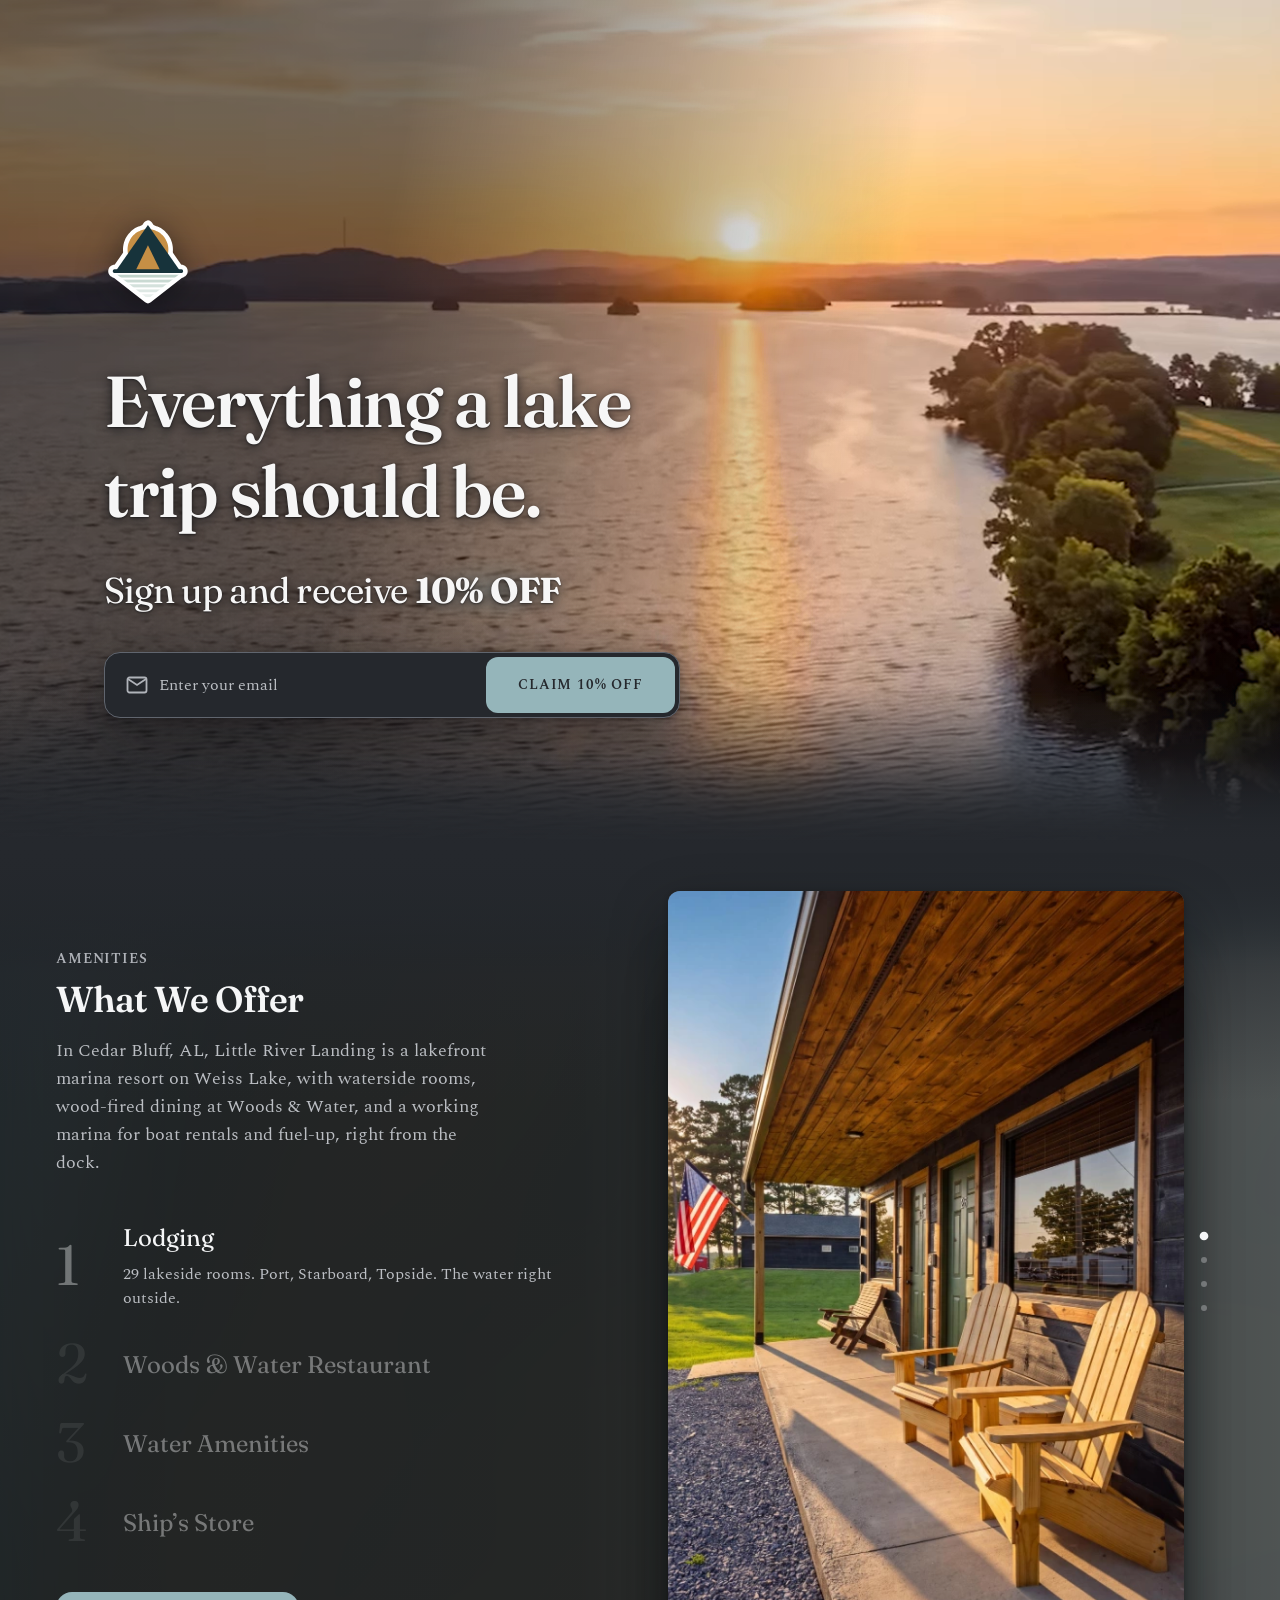
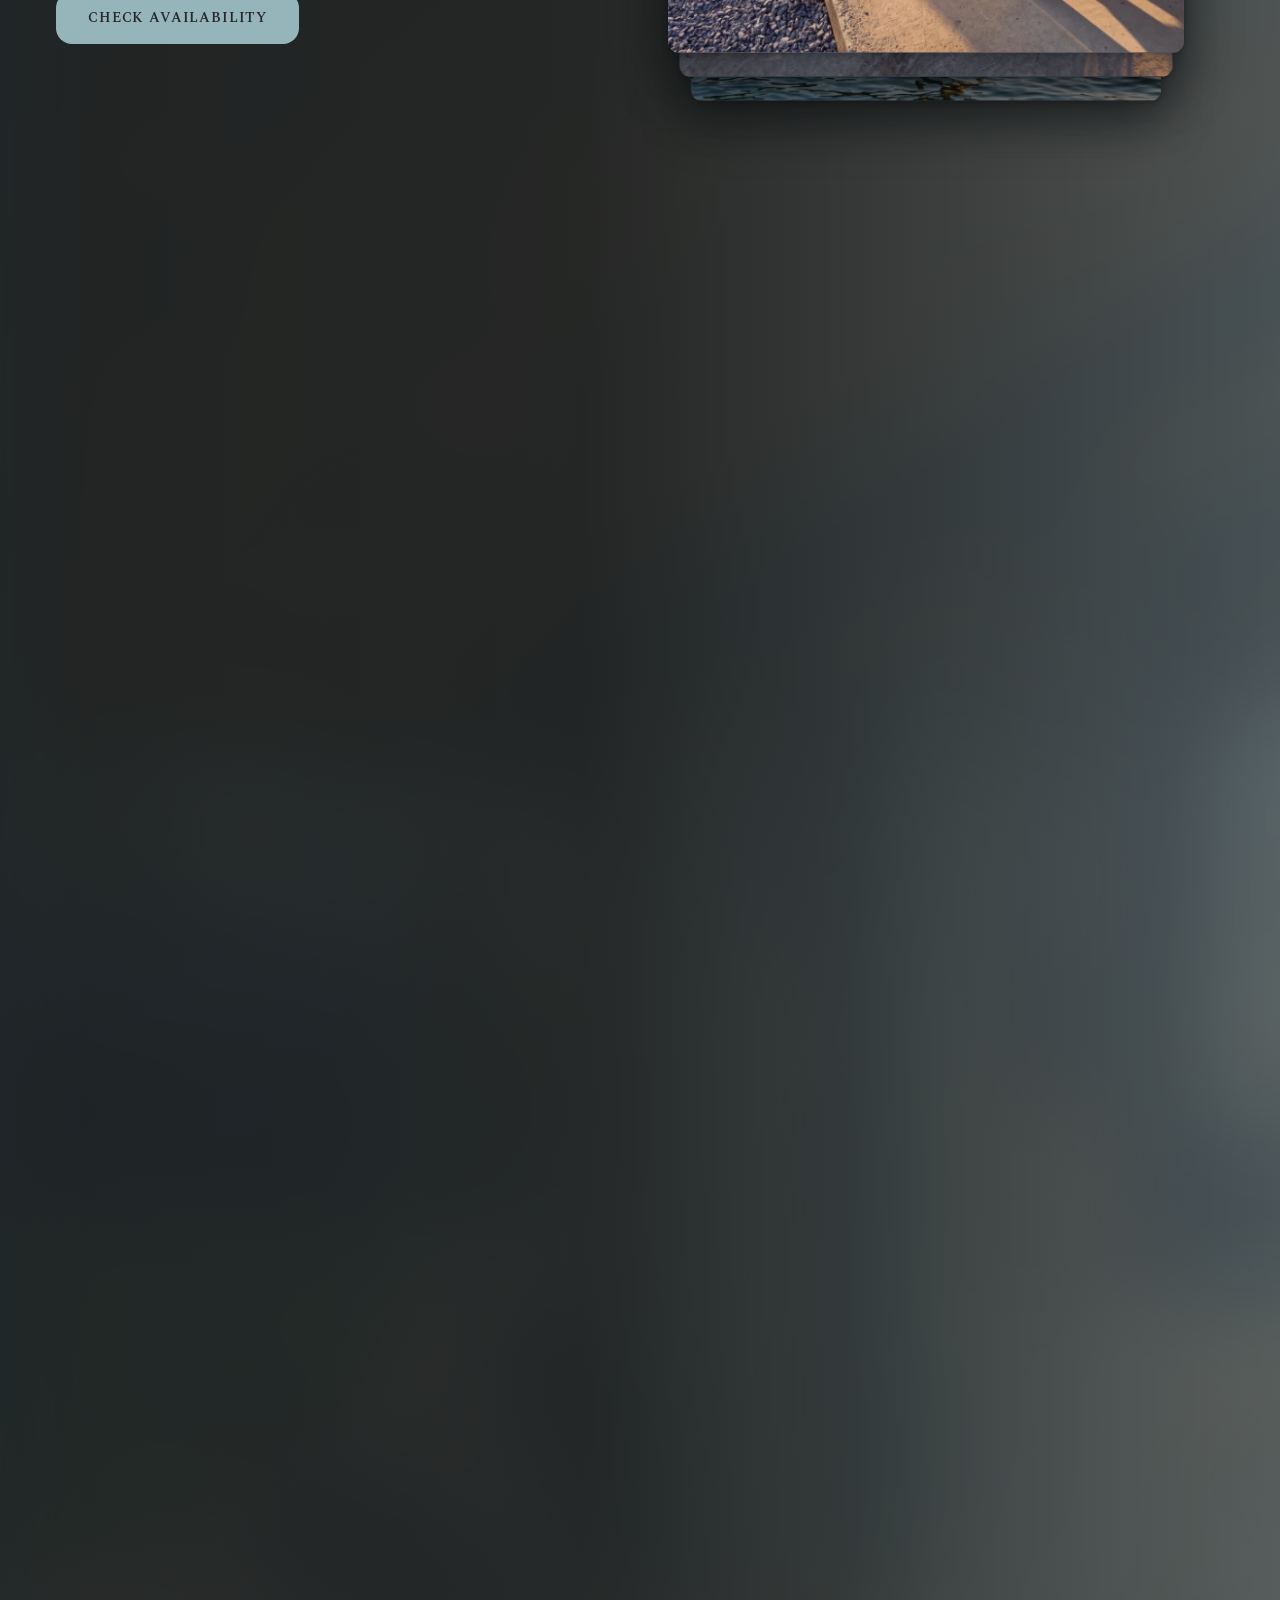
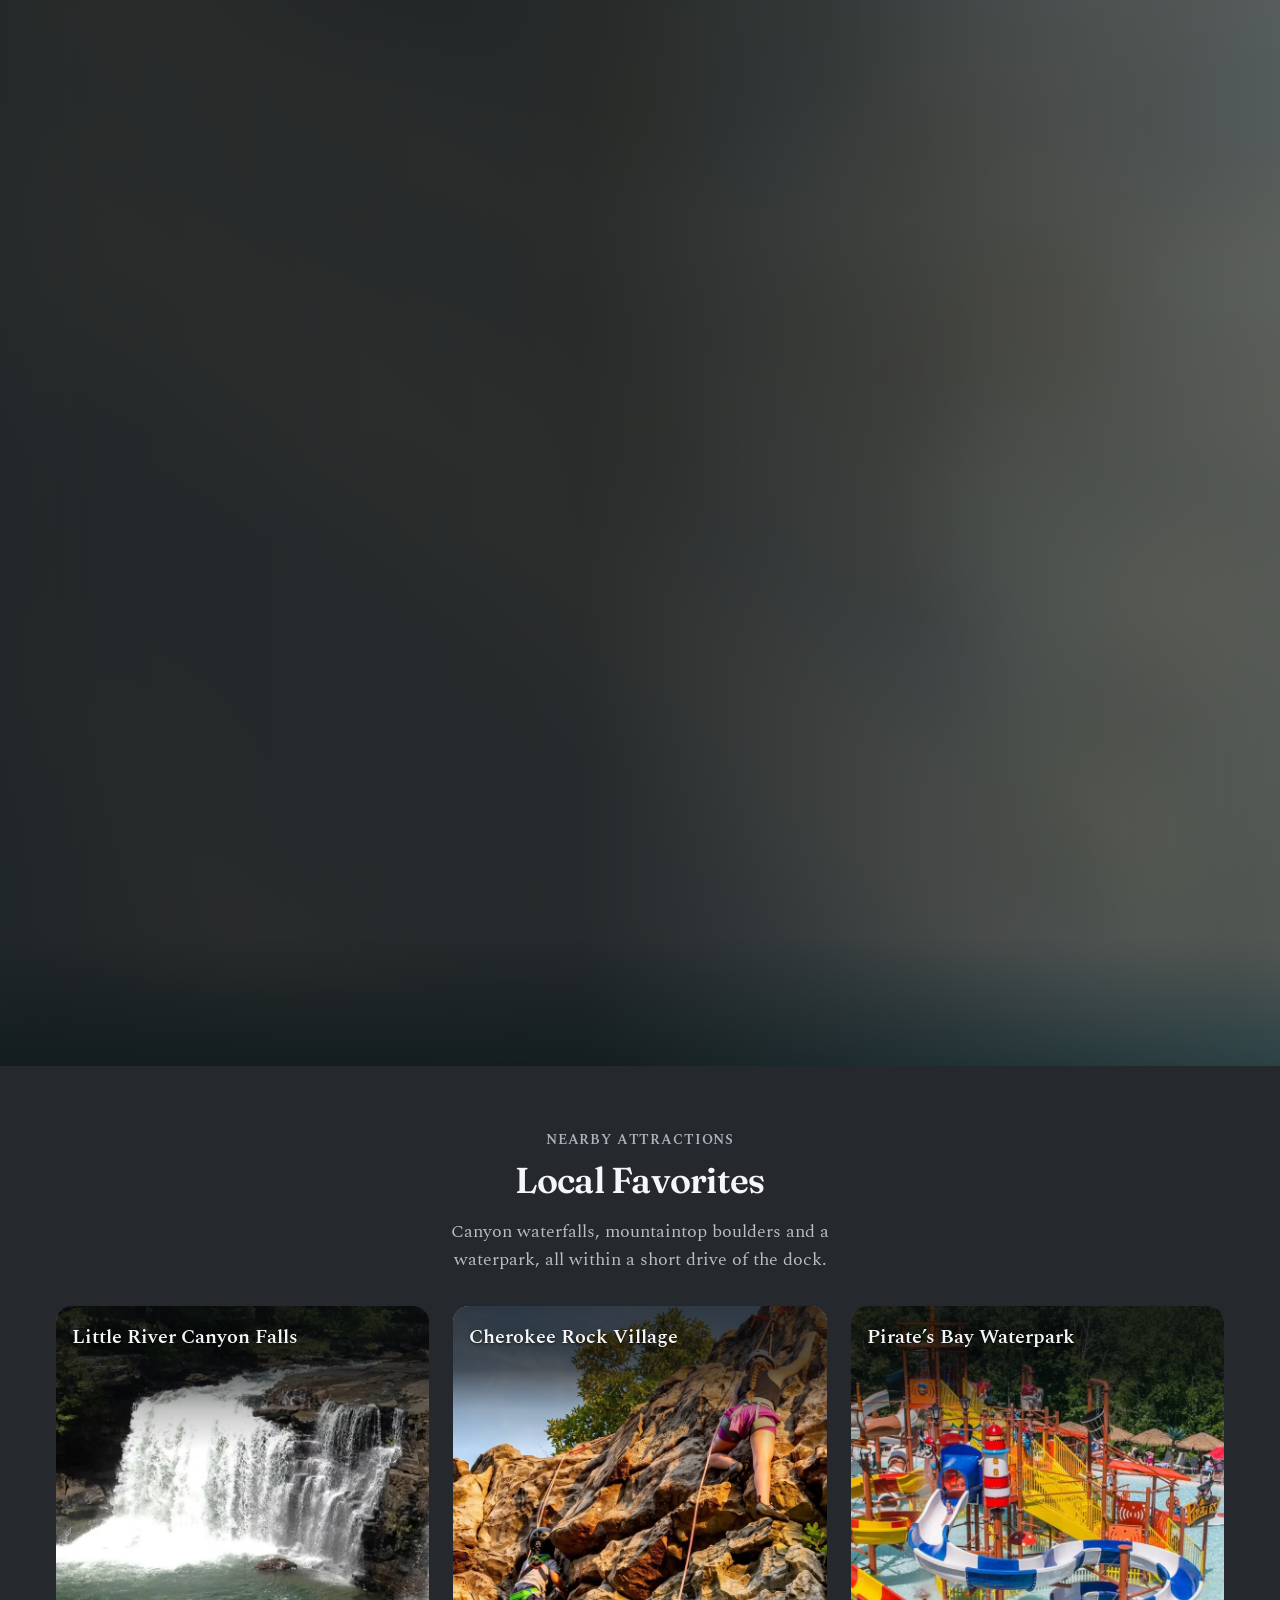
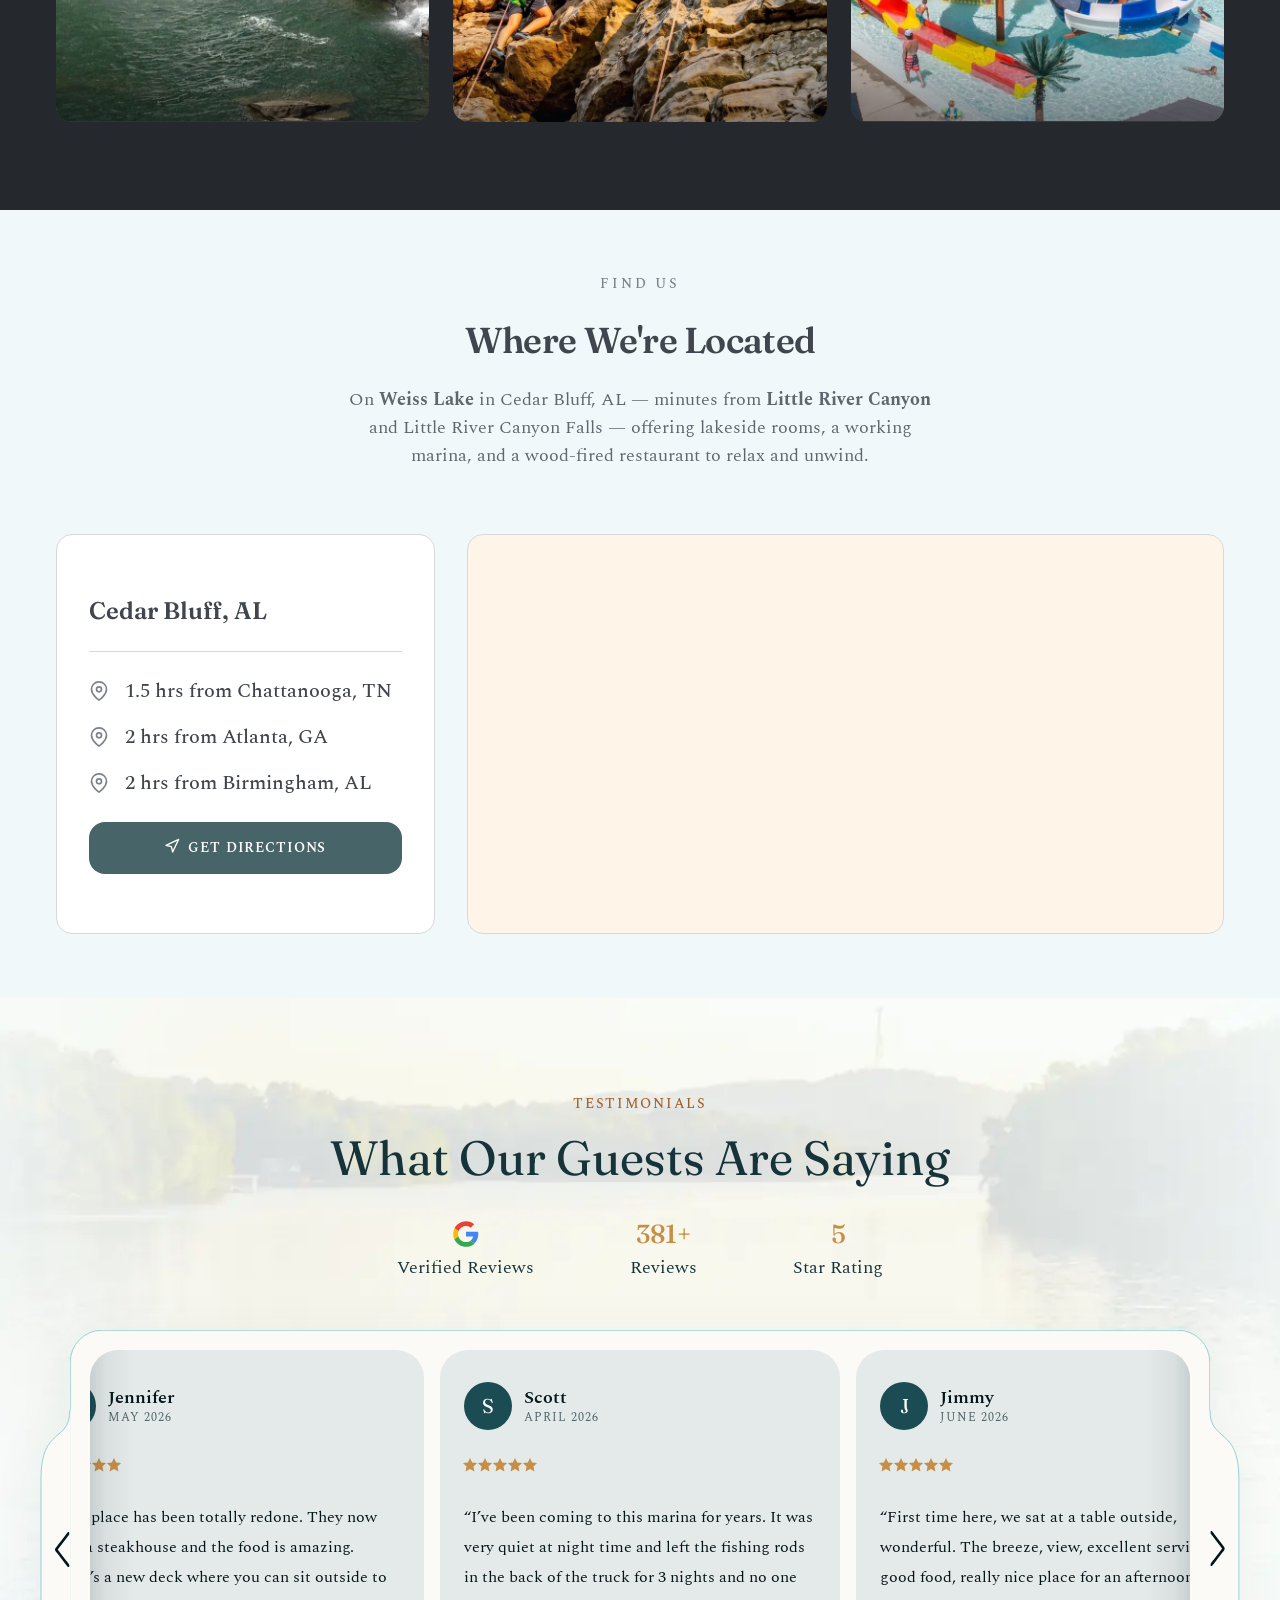
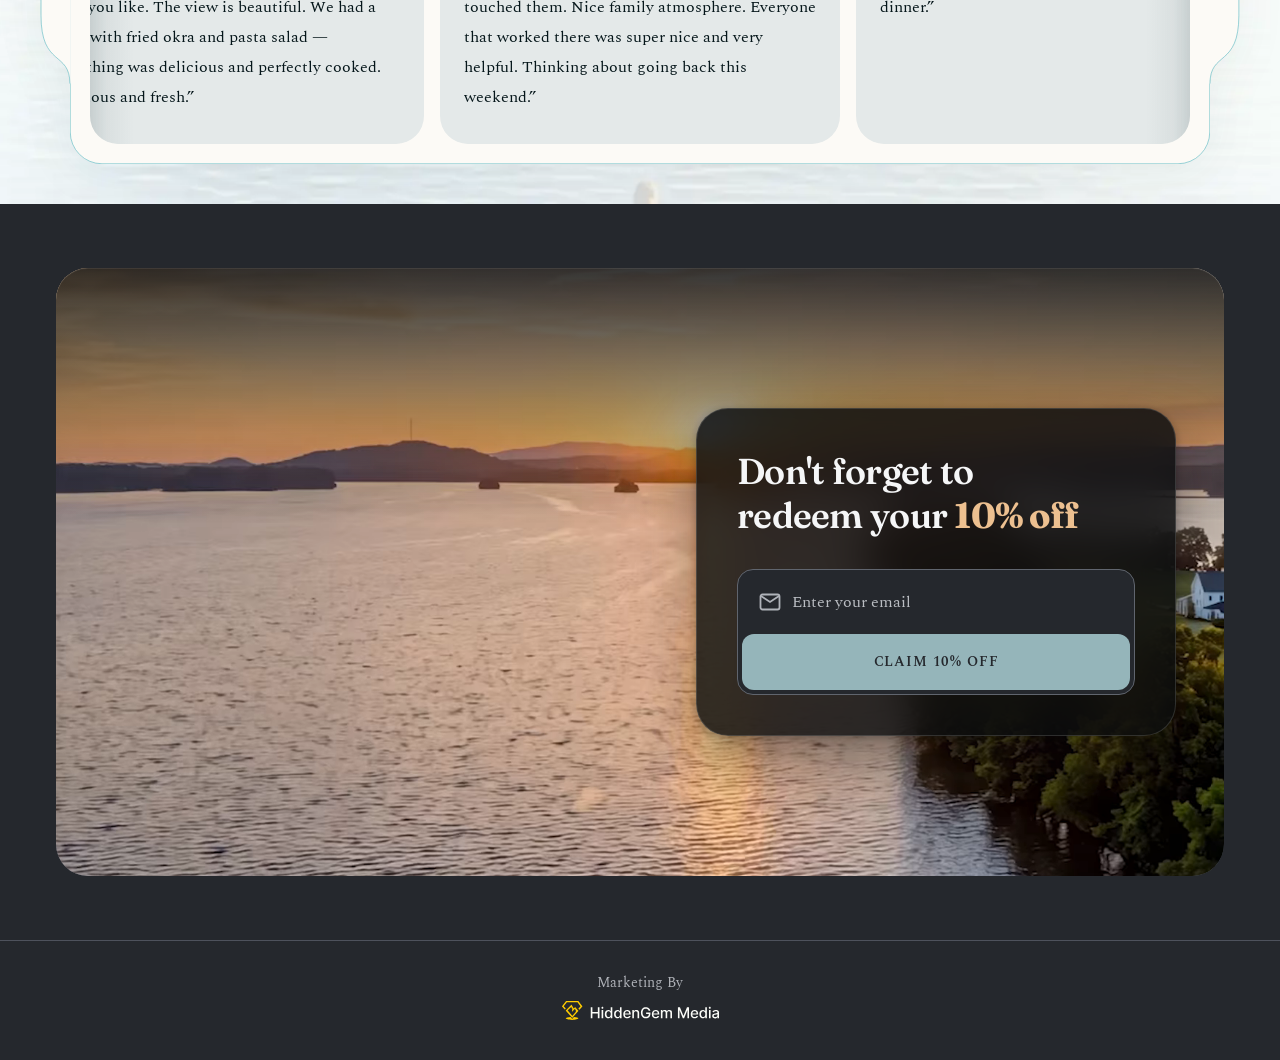
<file: booking.html>
<!DOCTYPE html>
<!-- The page runs the dark theme throughout: dark ground, light text, and
     dark cards and form fields. Nothing opts back into the light theme.
     data-theme nests in both directions, so putting data-theme="light" on a
     card would turn it into a fully light surface on this dark page. -->
<html lang="en" data-theme="dark">
<head>
<meta charset="utf-8">
<meta name="viewport" content="width=device-width, initial-scale=1">

<!-- ============================================================
     META PIXELS  ·  both fire PageView on every funnel page.
     The Lead event on opt-in goes to the CLIENT pixel only —
     see the signup handler in script.js.
     ============================================================ -->
<!-- Client Pixel: Little River Landing - Meta Pixel Code -->
<script>
!function(f,b,e,v,n,t,s)
{if(f.fbq)return;n=f.fbq=function(){n.callMethod?
n.callMethod.apply(n,arguments):n.queue.push(arguments)};
if(!f._fbq)f._fbq=n;n.push=n;n.loaded=!0;n.version='2.0';
n.queue=[];t=b.createElement(e);t.async=!0;
t.src=v;s=b.getElementsByTagName(e)[0];
s.parentNode.insertBefore(t,s)}(window, document,'script',
'https://connect.facebook.net/en_US/fbevents.js');
fbq('init', '1816709606431185');
fbq('track', 'PageView');
</script>
<noscript><img height="1" width="1" style="display:none"
src="https://www.facebook.com/tr?id=1816709606431185&ev=PageView&noscript=1"
/></noscript>
<!-- End Meta Pixel Code -->

<!-- HG - Meta Pixel Code -->
<script>
!function(f,b,e,v,n,t,s)
{if(f.fbq)return;n=f.fbq=function(){n.callMethod?
n.callMethod.apply(n,arguments):n.queue.push(arguments)};
if(!f._fbq)f._fbq=n;n.push=n;n.loaded=!0;n.version='2.0';
n.queue=[];t=b.createElement(e);t.async=!0;
t.src=v;s=b.getElementsByTagName(e)[0];
s.parentNode.insertBefore(t,s)}(window, document,'script',
'https://connect.facebook.net/en_US/fbevents.js');
fbq('init', '1332707158028995');
fbq('track', 'PageView');
</script>
<noscript><img height="1" width="1" style="display:none"
src="https://www.facebook.com/tr?id=1332707158028995&ev=PageView&noscript=1"
/></noscript>
<!-- End Meta Pixel Code -->

<!-- ============================================================
     EDIT ME  ·  PAGE TITLE + SOCIAL SHARE
     ============================================================ -->
<title>Little River Landing | Link in Bio</title>
<meta name="description" content="[One short sentence about the property or portfolio.]">
<meta property="og:title" content="Little River Landing">
<meta property="og:description" content="[One short sentence about the property or portfolio.]">
<meta property="og:image" content="assets/img/og-image.svg">
<meta property="og:type" content="website">
<link rel="icon" href="assets/img/logo-mark.svg">

<!-- ============================================================
     FONTS
     _template.css names the two families but does not load them.
     If you change --font-display or --font-body over there, change
     this URL to match or the page silently falls back to Georgia
     and the system sans.
     ============================================================ -->
<link rel="preconnect" href="https://fonts.googleapis.com">
<link rel="preconnect" href="https://fonts.gstatic.com" crossorigin>
<link href="https://fonts.googleapis.com/css2?family=Fraunces:opsz,wght@9..144,400;9..144,500;9..144,600;9..144,700&family=Spectral:wght@400;500;600;700&display=swap" rel="stylesheet">

<!-- ============================================================
     DESIGN SYSTEM
     Load order is load bearing:
       _template.css     tokens, reset, type scale
       styles.css        components, which consume and may override
       brand-contrast.js reads the final --brand-base and corrects
                         the ramp. Synchronous and in <head> on
                         purpose — it has to run before first paint.
                         Do not add defer or async.
     ============================================================ -->
<link rel="stylesheet" href="_template.css">
<link rel="stylesheet" href="styles.css">
<script src="brand-contrast.js"></script>

<!-- ============================================================
     SCROLL REVEAL GATE
     Opens the door for the reveal in styles.css, and it has to
     happen up here for the same reason brand-contrast.js does:
     the hidden state must be in place before the browser paints,
     or every section flashes in, disappears, and comes back.

     The two tests are the whole of the accessibility and
     no-JavaScript story. Fail either and the class is never
     added, the [data-reveal] rules never match anything, and the
     page is simply a page with everything on it. Do not move
     this to CSS and do not add defer.
     ============================================================ -->
<script>
  (function (html) {
    if (!('IntersectionObserver' in window)) return;
    if (window.matchMedia
        && window.matchMedia('(prefers-reduced-motion: reduce)').matches) return;
    html.classList.add('reveal-on');
  })(document.documentElement);
</script>
</head>

<body>

<!-- ============================================================
     1 + 2 · HERO OFFER  —  video banner, brand mark, email capture
     The hero and the offer card are one section now. The video is
     full bleed and the copy and form sit on top of it.

     To swap the footage, replace the two files in assets/video/ and
     re-cut the poster from the new first frame. Keep both formats:
     the WebM is the smaller file and the MP4 is what Safari plays.
     ============================================================ -->
<header class="hero-offer">

  <div class="hero-offer__media">
    <!-- The four attributes are not optional between them: a browser will
         only autoplay a video that is muted, and without playsinline iOS
         takes it fullscreen the moment it starts. loop is what keeps the
         12 seconds from ending on a frozen frame.

         poster is the first frame of the same clip, so the framing is
         already right at first paint and there is something to look at
         while the file arrives — it is also the whole hero for a visitor
         who asks for reduced motion, who script.js holds on it.

         The video carries no meaning the copy does not already carry, so
         it is hidden from assistive tech rather than described. -->
    <video class="hero-offer__video"
           poster="assets/video/hero-poster.webp"
           autoplay muted loop playsinline preload="auto"
           aria-hidden="true">
      <source src="assets/video/hero.webm" type="video/webm">
      <source src="assets/video/hero.mp4" type="video/mp4">
    </video>
    <!-- Both layers are doing real work. See the notes in styles.css
         before touching either: the scrim is what makes the white copy
         legible, and the seam is what removes the hard edge between
         this section and the next. -->
    <div class="hero-offer__scrim" aria-hidden="true"></div>
    <div class="hero-offer__seam" aria-hidden="true"></div>
  </div>

  <div class="hero-offer__inner">

    <!-- The logo is the only thing naming the brand now, so the alt text
         has to carry the name — it is what a screen reader reads out and
         what shows if the file fails to load. -->
    <a class="hero-offer__logo" href="[BRAND WEBSITE URL]" target="_blank" rel="noopener">
      <img src="assets/img/logo-mark.svg" alt="Little River Landing">
    </a>

    <!-- The one liner leads now, so it is the h1 — the page's primary
         heading should be the thing that reads as primary.

         KEEP IT SHORT. Measured in this column at this size, about 19
         characters or three words is the ceiling for two lines, and a
         headline running to three lines stops reading as a headline.
         The column is not widened to fit more on purpose: past roughly
         38rem the copy crosses into the part of the photo the scrim has
         already let go, and the contrast starts dropping. -->
    <h1 class="hero-offer__title type-hero">Everything a lake trip should be.</h1>

    <!-- The offer sits second. Emphasis on the amount is weight and
         light, not a size jump or a second typeface. -->
    <p class="hero-offer__offer type-section-title">
      Sign up and receive <span class="hero-offer__amount fw-bold">10% OFF</span>
    </p>

    <!-- data-subscribe-endpoint picks the GoHighLevel tag: the Netlify
         Function at that path holds the tag server-side. The campaign
         copies of this page (signupnow.html, booking.html, promo.html)
         differ from it ONLY in this attribute, on both forms. -->
    <form class="offer-form offer-form--hero" data-subscribe-endpoint="/api/subscribe/booking" novalidate>
      <!-- Hidden from view, not from a screen reader. The input needs an
           accessible name and a placeholder is not one — it is a hint, and
           assistive tech is not required to announce it. -->
      <label class="offer-form__label" for="hero-email">Email address</label>

      <div class="offer-form__control">
        <div class="offer-form__field">
          <span class="offer-form__icon" aria-hidden="true">
            <svg viewBox="0 0 24 24" fill="none" stroke="currentColor" stroke-width="1.8"><rect x="2.5" y="4.5" width="19" height="15" rx="2"/><path d="m3 6 9 6 9-6"/></svg>
          </span>
          <input class="offer-form__input type-body" id="hero-email" type="email" name="email" placeholder="Enter your email" required autocomplete="email">
        </div>
        <button class="btn btn--primary type-button-caps" type="submit">CLAIM 10% OFF</button>
      </div>

      <!-- Validation message. Empty and [hidden] until script.js has
           something to say; role="alert" makes it announce itself. The
           form carries novalidate so the browser's own bubble never
           competes with this line. -->
      <p class="offer-form__error type-caption" id="hero-email-error" role="alert" hidden></p>
    </form>

  </div>
</header>

<!-- ============================================================
     5 · AMENITIES  —  a pinned list beside a deck of photographs

     DESKTOP (1024px and up): the section is a scroll track four
     screens tall and the two columns pin for the whole of it, so
     what you see holds still — every amenity listed on the left
     with the one you are on lit, and a deck of photo cards on the
     right. Scrolling lifts the front card up and off to show the
     next one and moves the highlight down the list. Nothing on
     screen moves except the deck and the highlight.

     Each amenity wears a display-size numeral down its left side
     and the lit one opens its description under its name. THE
     WHOLE ROW IS PRESSABLE and goes to that amenity, as are the
     dots on the right of the deck. The
     numeral's size is doing structural work as well as visual —
     it sets the height of a closed step, so the description
     unfolds into room that was already there and the pinned
     column barely settles. Four dots down the right of the deck
     say how many there are and which one is up.

     MOBILE: one column, no pin, no deck. Each amenity carries its
     own photograph directly above its own name, which says the
     same thing by adjacency and costs a phone none of the scroll
     distance the track needs.

     FOUR THINGS HAVE TO BE KEPT IN STEP BY HAND:
       · data-step on each <li>, on each .process__card and on each
         .process__dot. These are what pair an amenity with its
         photograph and its dot, and they pair by number and not by
         position.
       · The DOM order of the cards IS the stacking order of the
         deck, front to back. It has to match the reading order of
         the list.
       · One dot per amenity in .process__dots, carrying that
         amenity's data-step AND an aria-labelledby pointing at its
         heading id. Nothing derives the count from the list, so a
         missing dot is a rail that quietly understates how much is
         left, and a wrong aria-labelledby is a jump button that
         announces the wrong amenity.
       · --process-count in styles.css, which sets the length of
         the scroll track. script.js corrects it from the real
         count on load, so this only governs the first paint — but
         it is what a visitor with no JavaScript gets.

     The numbers themselves are drawn by CSS, not typed, so adding
     or deleting an <li> renumbers the rest on its own.

     THE LEFT COLUMN CANNOT BE SCROLLED on desktop — it is pinned,
     one screen tall — so anything added to it has to fit. See the
     height gate in styles.css and re-measure it if you touch the
     intro, the titles or the descriptions.

     Photos are portrait, cropped to the deck's frame — see the
     README before dropping new ones in.

     The alt text is empty on purpose. Each photo is named by the
     step heading beside it, so filling in alt too would make a
     screen reader say the name twice.
     ============================================================ -->
<section class="section section--alt section--process" id="amenities">

  <!-- The blurred wash behind the section. Same four files as the
       frame below, at a heavy blur and darkened, so what comes
       through is the photo's colour and not its detail — the
       ground shifts warm for the restaurant and cold for the
       water as you read down. Purely decorative, so it is out of
       the accessibility tree; the photos it duplicates are already
       in the DOM below, so this costs no extra download. -->
  <div class="process__backdrop" data-process-backdrop aria-hidden="true">
    <img class="process__backdrop-img" src="assets/img/amenity-2.webp" alt="" data-step="0">
    <img class="process__backdrop-img" src="assets/img/amenity-1.webp" alt="" data-step="1">
    <img class="process__backdrop-img" src="assets/img/amenity-4.webp" alt="" data-step="2">
    <img class="process__backdrop-img" src="assets/img/amenity-3.webp" alt="" data-step="3">
  </div>

  <div class="container process">

    <!-- THE LEFT COLUMN, as one element. The wrapper exists for a
         layout reason rather than a semantic one: without it the
         intro and the list are two separate grid rows, the deck
         spans both, and a row-spanning item inflates the auto rows
         it crosses — which put 118px of empty space inside the
         intro's own row and a gap under the heading that nothing
         had asked for. Wrapped, the left column is one grid item
         with its own gap, and that gap is the only number involved.

         It is display: contents on a phone, so below the pinned
         breakpoint it dissolves and the heading, the list and the
         per-step photos flow as siblings exactly as before.

         THE DECK IS DELIBERATELY OUTSIDE IT, below. It used to sit
         between the intro and the list in source order, which is
         why wrapping "the intro through the list" swallowed it —
         the wrapper measured 1438px in a 900px frame. The two grid
         children are this column and the deck, in that order. -->
    <div class="process__col">

    <!-- The intro. Stays in the left column with the amenities it
         introduces; the photo is a sibling now rather than sitting
         inside here, because it belongs to the other column. -->
    <div class="process__aside" data-reveal-group>
      <p class="eyebrow type-eyebrow">AMENITIES</p>
      <h2 class="heading type-section-title">What We Offer</h2>
      <p class="subhead type-body-lg">In Cedar Bluff, AL, Little River Landing is a lakefront marina resort on Weiss Lake, with waterside rooms, wood-fired dining at Woods &amp; Water, and a working marina for boat rentals and fuel-up, right from the dock.</p>
    </div>

    <!-- An <ol> because the numbers are real content: a screen
         reader announces "list, 4 items" and counts them off,
         which is the same information the 01/02/03 gives a
         sighted reader. -->
    <ol class="process__steps" data-process-steps data-reveal-group>

      <li class="process__step" data-step="0">
        <!-- Below 1024px the pinned frame above is hidden and each
             amenity carries its own photo instead — a phone reads
             this as four cards, not as one picture with a list
             beside it. Same four files, so nothing extra
             downloads, and alt stays empty because the title is
             right under it. -->
        <!-- EVERY AMENITY PHOTO IS A LOOPING CLIP, here and in the deck
             on the right. Same class as the <img> it replaced, so it
             takes the photo's size, crop and radius; the still it
             replaced is the poster, so before anything has loaded, or
             without JavaScript, the section shows exactly what it used
             to. data-play-in-view hands each one to the same script as
             the closing offer's video: paused off screen, nudged if
             autoplay was refused, held on the poster under reduced
             motion. -->
        <video class="process__step-photo"
               poster="assets/img/amenity-2.webp"
               autoplay muted loop playsinline preload="metadata"
               aria-hidden="true"
               data-play-in-view>
          <source src="assets/video/lodging-1.mp4" type="video/mp4">
        </video>

        <!-- THE TAP TARGET, phone only — the whole photograph, not a
             chevron in a corner of it. It fills the photo's grid
             cell and nothing else, so the gesture is the one the
             picture already invites.

             A real <button> rather than a tap handler on the <li>,
             so it is reachable by keyboard and announced as a
             control. It carries no text of its own: aria-labelledby
             borrows the heading beside it, which is the name a
             screen reader wants anyway, and aria-expanded says what
             state the thing named in aria-controls is in.

             ABOVE 1024px THE SAME BUTTON IS THE WHOLE ROW — the
             numeral and the name — and pressing it goes to that
             amenity: it scrolls the page to where that amenity
             comes up, and the description opens there because it
             is the one you are now on. One control per amenity at
             both widths and one meaning at both, "press this
             amenity"; only what it costs to get there differs.
             script.js carries the branch, and styles.css moves the
             button off the photograph and onto the row. -->
        <button class="process__toggle" type="button"
                aria-expanded="false"
                aria-labelledby="amenity-0-title"
                aria-controls="amenity-0-desc"></button>

        <!-- Title and description in one box, so the scrim behind
             them is one box too: closed it is a band under the
             name, open it grows upward to carry the line as well.
             The box is anchored to the foot of a photograph whose
             height is fixed by aspect-ratio, so growing it moves
             nothing else on the page — it only eats into the
             picture, which is what the darkening is for. -->
        <div class="process__caption">
          <h3 class="process__title type-subsection-title fw-regular" id="amenity-0-title">Lodging</h3>
          <div class="process__desc" id="amenity-0-desc">
            <p class="process__desc-text type-body">29 lakeside rooms. Port, Starboard, Topside. The water right outside.</p>
          </div>
        </div>
      </li>

      <li class="process__step" data-step="1">
        <video class="process__step-photo"
               poster="assets/img/amenity-1.webp"
               autoplay muted loop playsinline preload="metadata"
               aria-hidden="true"
               data-play-in-view>
          <source src="assets/video/woods-and-water-1.mp4" type="video/mp4">
        </video>

        <button class="process__toggle" type="button"
                aria-expanded="false"
                aria-labelledby="amenity-1-title"
                aria-controls="amenity-1-desc"></button>

        <div class="process__caption">
          <h3 class="process__title type-subsection-title fw-regular" id="amenity-1-title">Woods &amp; Water Restaurant</h3>
          <div class="process__desc" id="amenity-1-desc">
            <p class="process__desc-text type-body">Wood-fired Southern cooking, oysters, and a deck built for sunset.</p>
          </div>
        </div>
      </li>

      <li class="process__step" data-step="2">
        <video class="process__step-photo"
               poster="assets/img/amenity-4.webp"
               autoplay muted loop playsinline preload="metadata"
               aria-hidden="true"
               data-play-in-view>
          <source src="assets/video/water-amenities-1.mp4" type="video/mp4">
        </video>

        <button class="process__toggle" type="button"
                aria-expanded="false"
                aria-labelledby="amenity-2-title"
                aria-controls="amenity-2-desc"></button>

        <div class="process__caption">
          <h3 class="process__title type-subsection-title fw-regular" id="amenity-2-title">Water Amenities</h3>
          <div class="process__desc" id="amenity-2-desc">
            <p class="process__desc-text type-body">One of two fuel docks on the lake. Pontoons, jet skis, kayaks, eFoils.</p>
          </div>
        </div>
      </li>

      <li class="process__step" data-step="3">
        <video class="process__step-photo"
               poster="assets/img/amenity-3.webp"
               autoplay muted loop playsinline preload="metadata"
               aria-hidden="true"
               data-play-in-view>
          <source src="assets/video/ships-store-1.mp4" type="video/mp4">
        </video>

        <button class="process__toggle" type="button"
                aria-expanded="false"
                aria-labelledby="amenity-3-title"
                aria-controls="amenity-3-desc"></button>

        <div class="process__caption">
          <h3 class="process__title type-subsection-title fw-regular" id="amenity-3-title">Ship&rsquo;s Store</h3>
          <div class="process__desc" id="amenity-3-desc">
            <p class="process__desc-text type-body">Bait, tackle, parts, snacks. Everything the day needs.</p>
          </div>
        </div>
      </li>

    </ol>

    <!-- THE CTA. One position in the markup, two behaviours, and
         no duplicate needed for either.

         On desktop it is the last item in the left column, so it
         lands directly under the fourth amenity with the deck
         beside it. On a phone .process__col is display: contents,
         the wrapper dissolves, and this becomes the last child of
         the section — which is the bottom of the section, where it
         belongs there. The CSS only has to change its width and
         its alignment, never its place in the document.

         External, so target and rel match every other outbound
         link on this page. rel="noopener" is not optional on a
         _blank link: without it the opened page gets a handle on
         this one through window.opener. -->
    <a class="btn btn--primary type-button-caps process__cta"
       href="https://staylittleriver.com/"
       target="_blank" rel="noopener">CHECK AVAILABILITY</a>

    </div><!-- /.process__col -->

    <!-- The column that pins: a DECK of photo cards, holding still
         on the right while the amenities read past it on the left.
         Hidden below 1024px, where each amenity carries its own.

         A deck rather than a crossfade. The cards are stacked in
         reading order with the later ones peeking out below, and
         reaching the next amenity lifts the front card up and off
         to show the one behind it. The crossfade this replaces
         said "the picture changed"; the deck says "there are four
         of these and you are on the first" — the stack itself is
         the progress indicator the numbers on the left duplicate.

         Each photo is wrapped in a card because the card is what
         moves and the photo is what fills it: the radius, the
         shadow and the shade-when-behind all belong to the card,
         and putting them on a transformed <img> would mean the
         overflow clip and the transform fight over the same box.

         data-step is on the card and pairs it with the step of the
         same number on the left. Keep them in order by hand — the
         DOM order is also the stacking order. -->
    <div class="process__media" data-process-media data-reveal="fade">
      <div class="process__card" data-step="0">
        <video class="process__photo"
               poster="assets/img/amenity-2.webp"
               autoplay muted loop playsinline preload="metadata"
               aria-hidden="true"
               data-play-in-view>
          <source src="assets/video/lodging-1.mp4" type="video/mp4">
        </video>
      </div>
      <div class="process__card" data-step="1">
        <video class="process__photo"
               poster="assets/img/amenity-1.webp"
               autoplay muted loop playsinline preload="metadata"
               aria-hidden="true"
               data-play-in-view>
          <source src="assets/video/woods-and-water-1.mp4" type="video/mp4">
        </video>
      </div>
      <div class="process__card" data-step="2">
        <video class="process__photo"
               poster="assets/img/amenity-4.webp"
               autoplay muted loop playsinline preload="metadata"
               aria-hidden="true"
               data-play-in-view>
          <source src="assets/video/water-amenities-1.mp4" type="video/mp4">
        </video>
      </div>
      <div class="process__card" data-step="3">
        <video class="process__photo"
               poster="assets/img/amenity-3.webp"
               autoplay muted loop playsinline preload="metadata"
               aria-hidden="true"
               data-play-in-view>
          <source src="assets/video/ships-store-1.mp4" type="video/mp4">
        </video>
      </div>

      <!-- THE DOTS. A rail down the right of the deck saying how many
           amenities there are and which one is up — the same thing
           the lit title and the depth of the stack say, in the one
           form that can be taken in without reading anything — and
           now also the way to jump to one.

           REAL <button>s, because they are real controls: clicking
           one scrolls the page to that amenity's place in the track,
           which is the only way to reach a specific amenity in a
           section that is otherwise driven by scroll position alone.
           That is also why they are not aria-hidden. Four buttons
           named the same as the four list items is not the list read
           twice — the list is text and these are a jump control, and
           a screen reader user gets the same shortcut a mouse user
           does. aria-labelledby borrows each amenity's own heading
           rather than repeating its name here, so the two can never
           drift apart.

           The rail is DISPLAY: NONE UNTIL SCRIPT.JS HAS RUN, which
           is what keeps that honest. Without JavaScript there is no
           highlight to indicate and no scrolling to do — the deck is
           one flat photograph — so four buttons that light nothing
           and go nowhere would be worse than no rail at all.

           data-step pairs a dot with its amenity the same way the
           cards do, by number rather than by position. -->
      <div class="process__dots" data-process-dots>
        <button class="process__dot" type="button" data-step="0" aria-labelledby="amenity-0-title"></button>
        <button class="process__dot" type="button" data-step="1" aria-labelledby="amenity-1-title"></button>
        <button class="process__dot" type="button" data-step="2" aria-labelledby="amenity-2-title"></button>
        <button class="process__dot" type="button" data-step="3" aria-labelledby="amenity-3-title"></button>
      </div>
    </div>
  </div>
</section>

<!-- ============================================================
     6 · LOCAL FAVORITES  —  the amenity card, made clickable
     Same card as section 5 and deliberately so: photo as the whole
     card, name over the top left, a line about the place in a
     panel across the bottom, and the same accordion on desktop.

     The one difference is the tag. An amenity is a <figure>
     because it goes nowhere; a favorite is an <a> because it
     opens the place's page. That is also why the caption is a
     <span> here rather than a <figcaption> — <figcaption> is only
     valid inside a <figure>, and the styling never depended on
     the tag.

     The link takes its accessible name from the visible title
     inside it, which is why alt is empty for the same reason it
     is empty on an amenity: filling it in would make a screen
     reader say the place twice before reading the description.

     Add or remove an <a> freely — the row divides itself evenly.
     ============================================================ -->
<section class="section" id="local">
  <div class="container center" data-reveal-group>
    <p class="eyebrow type-eyebrow">NEARBY ATTRACTIONS</p>
    <h2 class="heading type-section-title">Local Favorites</h2>
    <p class="subhead type-body-lg">Canyon waterfalls, mountaintop boulders and a waterpark, all within a short drive of the dock.</p>
  </div>

  <div class="slider slider--even" data-slider>
    <div class="slider__track" data-reveal-group="settle">

      <a class="tall-card" href="https://www.nationalparks.org/explore/parks/little-river-canyon-national-preserve" target="_blank" rel="noopener">
        <img class="tall-card__img" src="assets/img/favorite-1.webp" alt="">
        <span class="tall-card__caption">
          <span class="tall-card__title type-card-title">Little River Canyon Falls</span>
          <span class="tall-card__panel">
            <span class="tall-card__desc type-caption">A waterfall at the head of the canyon, in Little River Canyon National Preserve.</span>
          </span>
        </span>
      </a>

      <a class="tall-card" href="https://www.cherokeerockvillage.com/" target="_blank" rel="noopener">
        <img class="tall-card__img" src="assets/img/favorite-2.webp" alt="">
        <span class="tall-card__caption">
          <span class="tall-card__title type-card-title">Cherokee Rock Village</span>
          <span class="tall-card__panel">
            <span class="tall-card__desc type-caption">Sandstone boulders and climbing routes on Lookout Mountain, above Weiss Lake.</span>
          </span>
        </span>
      </a>

      <a class="tall-card" href="https://www.greatescapesrvresorts.com/pirates-bay-waterpark?_gl=1*1mfipbo*_up*MQ..*_ga*MTk3MDc3MjczNy4xNzg3ODQ0MjU5*_ga_6VXVLF3PR3*czE3ODc4NDQyNTkkbzEkZzAkdDE3ODc4NDQyNTkkajYwJGwwJGgw*_ga_YKS8LK5TD0*czE3ODc4NDQyNTkkbzEkZzAkdDE3ODc4NDQyNTkkajYwJGwwJGg0Mzk4NzcyNzM" target="_blank" rel="noopener">
        <img class="tall-card__img" src="assets/img/favorite-3.webp" alt="">
        <span class="tall-card__caption">
          <span class="tall-card__title type-card-title">Pirate&rsquo;s Bay Waterpark</span>
          <span class="tall-card__panel">
            <span class="tall-card__desc type-caption">A pirate-themed waterpark at Great Escapes RV Resorts in Leesburg.</span>
          </span>
        </span>
      </a>

    </div>
  </div>
</section>

<!-- ============================================================
     7 · WHERE WE'RE LOCATED  —  copy + map + drive times
     Wrap any place name in <strong> to make it stand out.

     The heading is one line: the section names itself and the
     lead does the welcoming, so a second italic line under it
     would only repeat the job. Keep it short — the display face
     at this size wraps badly past four or five words. The
     eyebrow is the place, in two or three words; at this
     tracking a longer label falls apart. It is the label on its
     own — no rule beside it, since a centred stack does not need
     a mark to tell you where it starts.
     ============================================================ -->
<section class="section section--map" id="location" data-theme="light">
  <div class="container">
    <div class="location-intro" data-reveal-group>
      <p class="location-intro__eyebrow type-eyebrow-wide">FIND US</p>

      <h2 class="location-intro__title type-section-title">
        <span class="location-intro__line">Where We're Located</span>
      </h2>

      <p class="location-intro__lead type-body-lg">
        On <strong>Weiss Lake</strong> in Cedar Bluff, AL &mdash; minutes from
        <strong>Little River Canyon</strong> and Little River Canyon Falls &mdash;
        offering lakeside rooms, a working marina, and a wood-fired restaurant
        to relax and unwind.
      </p>
    </div>
    <div class="location-grid">

      <!-- THE MAP — first in the source on purpose.
           On a phone it belongs directly under the heading, and putting
           it first here means the reading order a screen reader follows
           is the order the page is actually in. The desktop breakpoint
           places it in the second column explicitly, so the two-column
           layout is unaffected.
           This is the live Google embed, keyed on the street address
           rather than a place ID so it survives the listing being
           renamed. To move the property, edit the q= address here and
           the destination= address on the directions button below —
           they are the same address written twice on purpose, since
           the embed and the directions URL take different formats. -->
      <div class="location-map" data-reveal="settle">
        <iframe src="https://www.google.com/maps?q=1780+County+Rd+102,+Cedar+Bluff,+AL+35959&z=13&output=embed" title="Map showing Little River Landing at 1780 County Rd 102, Cedar Bluff, AL" loading="lazy" referrerpolicy="no-referrer-when-downgrade" allowfullscreen></iframe>
      </div>

      <!-- THE DETAIL — the place, then how far out it is.
           The card names the town and gives the distances to it;
           the street address is not printed, it lives in the
           destination= parameter on the route button, which is the
           only place a guest actually needs it. -->
      <div class="location-detail" data-reveal-group>

        <div class="address-card">
          <h3 class="address-card__name type-subsection-title">Cedar Bluff, AL</h3>

          <!-- Drive times, one pin each. Titles only: at three items
               the distance IS the content, so a body line under each
               would only pad the card. -->
          <ul class="directions">
            <li class="directions__item">
              <p class="directions__title type-card-title fw-medium">
                <span class="icon icon--pin" aria-hidden="true"></span>1.5 hrs from Chattanooga, TN
              </p>
            </li>

            <li class="directions__item">
              <p class="directions__title type-card-title fw-medium">
                <span class="icon icon--pin" aria-hidden="true"></span>2 hrs from Atlanta, GA
              </p>
            </li>

            <li class="directions__item">
              <p class="directions__title type-card-title fw-medium">
                <span class="icon icon--pin" aria-hidden="true"></span>2 hrs from Birmingham, AL
              </p>
            </li>
          </ul>

          <a class="btn btn--primary type-button-caps" href="https://www.google.com/maps/dir/?api=1&amp;destination=1780+County+Rd+102%2C+Cedar+Bluff%2C+AL+35959" target="_blank" rel="noopener">
            <span class="icon icon--sm icon--route" aria-hidden="true"></span>GET DIRECTIONS
          </a>
        </div>
      </div>

    </div>
  </div>
</section>

<!-- ============================================================
     8 · TESTIMONIALS  —  trust row + looping review rail
     Matches the testimonial block on little-river-landing-website:
     lake photo behind, cream panel with a 0.5px teal outline, four
     tinted cards, and a curved tab on each side that steps the rail.

     The section is a light island on the dark page (data-theme="light"),
     and every colour it uses is declared on .reviews in styles.css so
     the block matches the reference exactly rather than the page ramp.

     Review count, rating and dates are placeholders to confirm.
     ============================================================ -->
<section class="section reviews" id="reviews" data-theme="light" aria-labelledby="reviews-title">
  <!-- Glyphs used only in this section. Kept here rather than in a
       page-wide sprite so the block travels whole between pages. -->
  <svg class="reviews__sprite" width="0" height="0" aria-hidden="true" focusable="false">
    <symbol id="lrl-star" viewBox="0 0 24 24"><path d="M12 2.5l2.9 6.1 6.6.8-4.9 4.6 1.3 6.6L12 17.3l-5.9 3.3 1.3-6.6L2.5 9.4l6.6-.8L12 2.5z"/></symbol>
    <symbol id="lrl-chevron-rail" viewBox="7.1665 121.3721 14.5377 35.2539"><path d="M20.8624 121.374C21.6416 121.298 21.8814 123.201 21.4685 123.865C21.2806 124.167 21.0918 124.374 20.8832 124.641L19.6977 126.164L13.4135 134.349L11.0913 137.362C10.8425 137.682 10.5745 137.959 10.3206 138.292C10.0133 138.694 9.89377 138.931 10.2119 139.433C10.4101 139.788 10.7576 140.064 10.968 140.378C11.3213 140.905 11.7349 141.355 12.1016 141.847L17.2487 148.62C17.6274 149.116 18.0441 149.371 18.3448 150.055C18.4018 150.184 18.9969 150.649 19.0838 150.807C19.4011 151.386 19.705 151.784 20.1365 152.204C20.2381 152.303 20.4474 152.674 20.5613 152.82C20.9354 153.299 21.2895 153.806 21.6348 154.32C21.6777 154.988 21.8228 155.391 21.4969 156.017C21.1016 156.777 20.5569 156.77 20.0358 156.303C19.2232 155.476 18.3607 154.23 17.6104 153.261L13.091 147.38L9.45133 142.668C8.832 141.873 8.20003 141.098 7.59763 140.278C7.14633 139.664 6.99508 138.631 7.40862 137.917C7.74838 137.33 8.22658 136.815 8.62677 136.289C10.0774 134.382 11.5758 132.553 13.0388 130.659L17.6056 124.723C18.3484 123.75 19.1192 122.629 19.9199 121.735C20.1142 121.518 20.6036 121.425 20.8624 121.374Z"/></symbol>
  </svg>

  <!-- The photo is pre-washed to the section colour at its edges,
       so it sits at full opacity with no scrim over it. -->
  <div class="reviews__bg" aria-hidden="true">
    <img class="reviews__bg-img" src="assets/img/testimonials-bg.webp" width="1440" height="736" alt="" loading="lazy" decoding="async">
  </div>

  <div class="container">
    <div class="reviews__head" data-reveal-group>
      <p class="eyebrow type-eyebrow">TESTIMONIALS</p>
      <h2 class="heading" id="reviews-title">What Our Guests Are Saying</h2>
    </div>

    <!-- Trust row: three value-over-label columns, one row at every width. -->
    <div class="reviews__summary" data-reveal-group>
      <div class="review-stat">
        <span class="review-stat__value review-stat__value--logo">
          <svg class="review-stat__logo" viewBox="0 0 24 24" aria-hidden="true" focusable="false">
            <path fill="#EA4335" d="M12 5.04c1.94 0 3.28.84 4.04 1.54l2.95-2.88C17.2 2.02 14.84 1 12 1 7.7 1 3.99 3.47 2.18 7.07l3.38 2.62C6.4 7.17 8.97 5.04 12 5.04Z"/>
            <path fill="#4285F4" d="M22.56 12.25c0-.9-.08-1.56-.25-2.25H12v4.09h6.06c-.12 1.02-.78 2.55-2.25 3.58l3.29 2.55c1.97-1.82 3.46-4.5 3.46-7.97Z"/>
            <path fill="#FBBC05" d="M5.56 14.31A6.99 6.99 0 0 1 5.18 12c0-.8.14-1.58.37-2.31L2.17 7.07A11.02 11.02 0 0 0 1 12c0 1.77.42 3.45 1.17 4.93l3.39-2.62Z"/>
            <path fill="#34A853" d="M12 23c2.97 0 5.46-.98 7.28-2.66l-3.29-2.55c-.9.62-2.08 1.06-3.99 1.06-3.03 0-5.6-2-6.52-4.76l-3.38 2.62C3.91 20.53 7.64 23 12 23Z"/>
          </svg>
        </span>
        <span class="review-stat__label">Verified Reviews</span>
      </div>
      <div class="review-stat">
        <span class="review-stat__value" data-count="400" data-count-suffix="+">400+</span>
        <span class="review-stat__label">Reviews</span>
      </div>
      <div class="review-stat">
        <span class="review-stat__value">5</span>
        <span class="review-stat__label">Star Rating</span>
      </div>
    </div>

    <!-- THE RAIL. data-rail-loop makes script.js clone the card set
         either side of itself, so both edges always show a neighbour
         and Next/Prev never run out. data-rail-persist keeps the tabs
         on screen even when every card fits.

         Add or remove cards freely — any count works. The centred
         card is always whole; its neighbours peek equally either
         side. On phones the tabs are hidden and a thumb swipes. -->
    <div class="review-rail" data-reveal="fade">
      <div class="review-rail__panel">
        <!-- The 0.5px outline is an SVG rect, not a CSS border, so it
             anti-aliases to the same weight as the tabs' stroke. -->
        <svg class="review-rail__outline" width="0" height="0" aria-hidden="true" focusable="false"><rect/></svg>
        <div class="review-rail__viewport" data-rail-scroller data-rail-loop>
          <div class="review-rail__track" data-rail-items>

            <article class="review">
              <header class="review__head">
                <span class="review__avatar" aria-hidden="true">J</span>
                <div>
                  <p class="review__name">Jimmy</p>
                  <p class="review__date"><time datetime="2026-06">June 2026</time></p>
                </div>
              </header>
              <span class="review__stars" role="img" aria-label="Rated 5 out of 5">
                <svg class="review__star" aria-hidden="true"><use href="#lrl-star"/></svg><svg class="review__star" aria-hidden="true"><use href="#lrl-star"/></svg><svg class="review__star" aria-hidden="true"><use href="#lrl-star"/></svg><svg class="review__star" aria-hidden="true"><use href="#lrl-star"/></svg><svg class="review__star" aria-hidden="true"><use href="#lrl-star"/></svg>
              </span>
              <p class="review__body">&ldquo;First time here, we sat at a table outside, wonderful. The breeze, view, excellent service, good food, really nice place for an afternoon dinner.&rdquo;</p>
              <button class="review__more" type="button" data-read-more>Read More</button>
            </article>

            <article class="review">
              <header class="review__head">
                <span class="review__avatar" aria-hidden="true">A</span>
                <div>
                  <p class="review__name">Andrea</p>
                  <p class="review__date"><time datetime="2026-05">May 2026</time></p>
                </div>
              </header>
              <span class="review__stars" role="img" aria-label="Rated 5 out of 5">
                <svg class="review__star" aria-hidden="true"><use href="#lrl-star"/></svg><svg class="review__star" aria-hidden="true"><use href="#lrl-star"/></svg><svg class="review__star" aria-hidden="true"><use href="#lrl-star"/></svg><svg class="review__star" aria-hidden="true"><use href="#lrl-star"/></svg><svg class="review__star" aria-hidden="true"><use href="#lrl-star"/></svg>
              </span>
              <p class="review__body">&ldquo;Great location. Reminded me of Ozark. I kept thinking, Ruth is gonna walk up any minute! We had a view of the lake through the trees from the little porch outside the room. The marina has a store and a restaurant. The restaurant was very good. Beautiful view from the deck though. This is close to Cedar Bluff and convenient to restaurants and stores.&rdquo;</p>
              <button class="review__more" type="button" data-read-more>Read More</button>
            </article>

            <article class="review">
              <header class="review__head">
                <span class="review__avatar" aria-hidden="true">J</span>
                <div>
                  <p class="review__name">Jennifer</p>
                  <p class="review__date"><time datetime="2026-05">May 2026</time></p>
                </div>
              </header>
              <span class="review__stars" role="img" aria-label="Rated 5 out of 5">
                <svg class="review__star" aria-hidden="true"><use href="#lrl-star"/></svg><svg class="review__star" aria-hidden="true"><use href="#lrl-star"/></svg><svg class="review__star" aria-hidden="true"><use href="#lrl-star"/></svg><svg class="review__star" aria-hidden="true"><use href="#lrl-star"/></svg><svg class="review__star" aria-hidden="true"><use href="#lrl-star"/></svg>
              </span>
              <p class="review__body">&ldquo;This place has been totally redone. They now have a steakhouse and the food is amazing. There&rsquo;s a new deck where you can sit outside to eat if you like. The view is beautiful. We had a steak with fried okra and pasta salad &mdash; everything was delicious and perfectly cooked. Delicious and fresh.&rdquo;</p>
              <button class="review__more" type="button" data-read-more>Read More</button>
            </article>

            <article class="review">
              <header class="review__head">
                <span class="review__avatar" aria-hidden="true">S</span>
                <div>
                  <p class="review__name">Scott</p>
                  <p class="review__date"><time datetime="2026-04">April 2026</time></p>
                </div>
              </header>
              <span class="review__stars" role="img" aria-label="Rated 5 out of 5">
                <svg class="review__star" aria-hidden="true"><use href="#lrl-star"/></svg><svg class="review__star" aria-hidden="true"><use href="#lrl-star"/></svg><svg class="review__star" aria-hidden="true"><use href="#lrl-star"/></svg><svg class="review__star" aria-hidden="true"><use href="#lrl-star"/></svg><svg class="review__star" aria-hidden="true"><use href="#lrl-star"/></svg>
              </span>
              <p class="review__body">&ldquo;I&rsquo;ve been coming to this marina for years. It was very quiet at night time and left the fishing rods in the back of the truck for 3 nights and no one touched them. Nice family atmosphere. Everyone that worked there was super nice and very helpful. Thinking about going back this weekend.&rdquo;</p>
              <button class="review__more" type="button" data-read-more>Read More</button>
            </article>

          </div>
        </div>
      </div>

      <!-- The tabs. Each is a transparent hit target that reaches 16px
           past the tab; the inline SVG draws the cream tab with its
           S-curve shoulders, overlapping the panel edge by 1px so the
           outline runs unbroken from panel onto tab. Next is the same
           asset mirrored. type="button" so they never submit a form. -->
      <div class="review-rail__nav" data-rail-nav data-rail-persist>
        <button class="review-rail__btn" type="button" data-rail-prev aria-label="Previous reviews">
          <svg class="review-rail__tab" viewBox="0 0 29.8711 273.669" width="0" height="0" aria-hidden="true" focusable="false"><path class="review-rail__tab-fill" d="M29.8711 0H28.8711C28.8711 32.9784 0 16.1357 0 68.4219V205.247C0 257.533 28.8711 240.691 28.8711 273.669H29.8711Z"/><path class="review-rail__tab-line" d="M28.8711 0C28.8711 32.9784 0 16.1357 0 68.4219V205.247C0 257.533 28.8711 240.691 28.8711 273.669"/></svg>
          <svg class="review-rail__glyph" aria-hidden="true" focusable="false"><use href="#lrl-chevron-rail"/></svg>
        </button>
        <button class="review-rail__btn" type="button" data-rail-next aria-label="Next reviews">
          <svg class="review-rail__tab" viewBox="0 0 29.8711 273.669" width="0" height="0" aria-hidden="true" focusable="false"><path class="review-rail__tab-fill" d="M29.8711 0H28.8711C28.8711 32.9784 0 16.1357 0 68.4219V205.247C0 257.533 28.8711 240.691 28.8711 273.669H29.8711Z"/><path class="review-rail__tab-line" d="M28.8711 0C28.8711 32.9784 0 16.1357 0 68.4219V205.247C0 257.533 28.8711 240.691 28.8711 273.669"/></svg>
          <svg class="review-rail__glyph" aria-hidden="true" focusable="false"><use href="#lrl-chevron-rail"/></svg>
        </button>
      </div>
    </div>
  </div>
</section>

<!-- ============================================================
     9 · CLOSING OFFER  —  same offer as section 2, restated
     The hero's footage and a card laid over it, not a split. The card
     straddles the photo's edge — part of it on the picture, part
     of it on the plate behind — so the block reads as one
     layered object rather than two panels sitting side by side.

     It carries data-theme="dark" in the markup, so it stays a
     dark closing plate whichever theme the page is set to. Swap
     that attribute to "light" for the inverse.
     ============================================================ -->
<section class="section" id="claim">
  <div class="container">
    <div class="claim" data-theme="dark" data-reveal-group>

      <!-- THE FOOTAGE — the same clip as the hero, restated with the
           offer, the way the copy is. A band across the top on a
           phone, the left three quarters of the plate on a desktop,
           so one file has to survive both crops.

           Same four attributes as the hero, autoplay included: a
           scripted play() is a second thing that can be refused, and
           the browser starting it itself is the path that is known to
           work on this page. Both Chrome and Safari hold an
           offscreen muted autoplay until it scrolls into view on
           their own, so the attribute does not cost a load up front
           the way it reads. script.js pauses it again on the way out
           and holds it on the poster under reduced motion. -->
      <figure class="claim__media" data-reveal="settle">
        <video class="claim__video"
               poster="assets/video/hero-poster.webp"
               autoplay muted loop playsinline preload="metadata"
               aria-hidden="true"
               data-play-in-view>
          <source src="assets/video/hero.webm" type="video/webm">
          <source src="assets/video/hero.mp4" type="video/mp4">
        </video>

        <!-- A vignette over the top of the photograph, so the plate's
             top corners and the lip highlight along them have
             something to sit against whatever the picture is doing
             up there. -->
        <span class="claim__veil" aria-hidden="true"></span>
      </figure>

      <!-- THE OFFER — the card that overlaps the photograph -->
      <div class="claim__card">
        <!-- No <br>. The card is a fixed 480px rail on a desktop and
             the full width of the plate on a phone, so a hand placed
             break is right at one of those and wrong at the other.
             text-wrap: balance arrives with .type-section-title and
             evens the lines out at whichever width it lands on. -->
        <h2 class="claim__title type-section-title">
          Don't forget to redeem your <span class="claim__amount">10% off</span>
        </h2>

        <!-- Same endpoint as the hero form — see the note there. -->
        <form class="offer-form offer-form--claim" data-subscribe-endpoint="/api/subscribe/booking" novalidate>
          <!-- Invisible on screen, not to a screen reader. See the note on
               the hero's copy of this label. -->
          <label class="offer-form__label" for="closing-email">Email address</label>

          <div class="offer-form__control">
            <div class="offer-form__field">
              <span class="offer-form__icon" aria-hidden="true">
                <svg viewBox="0 0 24 24" fill="none" stroke="currentColor" stroke-width="1.8"><rect x="2.5" y="4.5" width="19" height="15" rx="2"/><path d="m3 6 9 6 9-6"/></svg>
              </span>
              <input class="offer-form__input type-body" id="closing-email" type="email" name="email" placeholder="Enter your email" required autocomplete="email">
            </div>
            <button class="btn btn--primary type-button-caps" type="submit">CLAIM 10% OFF</button>
          </div>

          <!-- Validation message — see the note on the hero's copy. -->
          <p class="offer-form__error type-caption" id="closing-email-error" role="alert" hidden></p>
        </form>
      </div>

    </div>
  </div>
</section>

<!-- ============================================================
     10 · FOOTER
     ============================================================ -->
<footer class="footer" data-reveal-group>
  <p class="footer__label type-caption">Marketing By</p>
  <a class="footer__logo" href="https://hiddengem.media" target="_blank" rel="noopener">
    <!-- The wordmark is a single SVG, so it stays sharp at any size and
         the gold mark keeps its colour on the dark page. It is 157x19 —
         an 8:1 wordmark — so it is capped by WIDTH in styles.css, not
         by height the way the hero's logo is. alt names the agency
         rather than describing the mark: the link goes to them, and
         that is what a screen reader needs to hear. -->
    <img src="assets/img/hiddengem-logo.svg" alt="Hidden Gem Media" width="157" height="19">
  </a>
</footer>

<script src="script.js"></script>
</body>
</html>
</file>
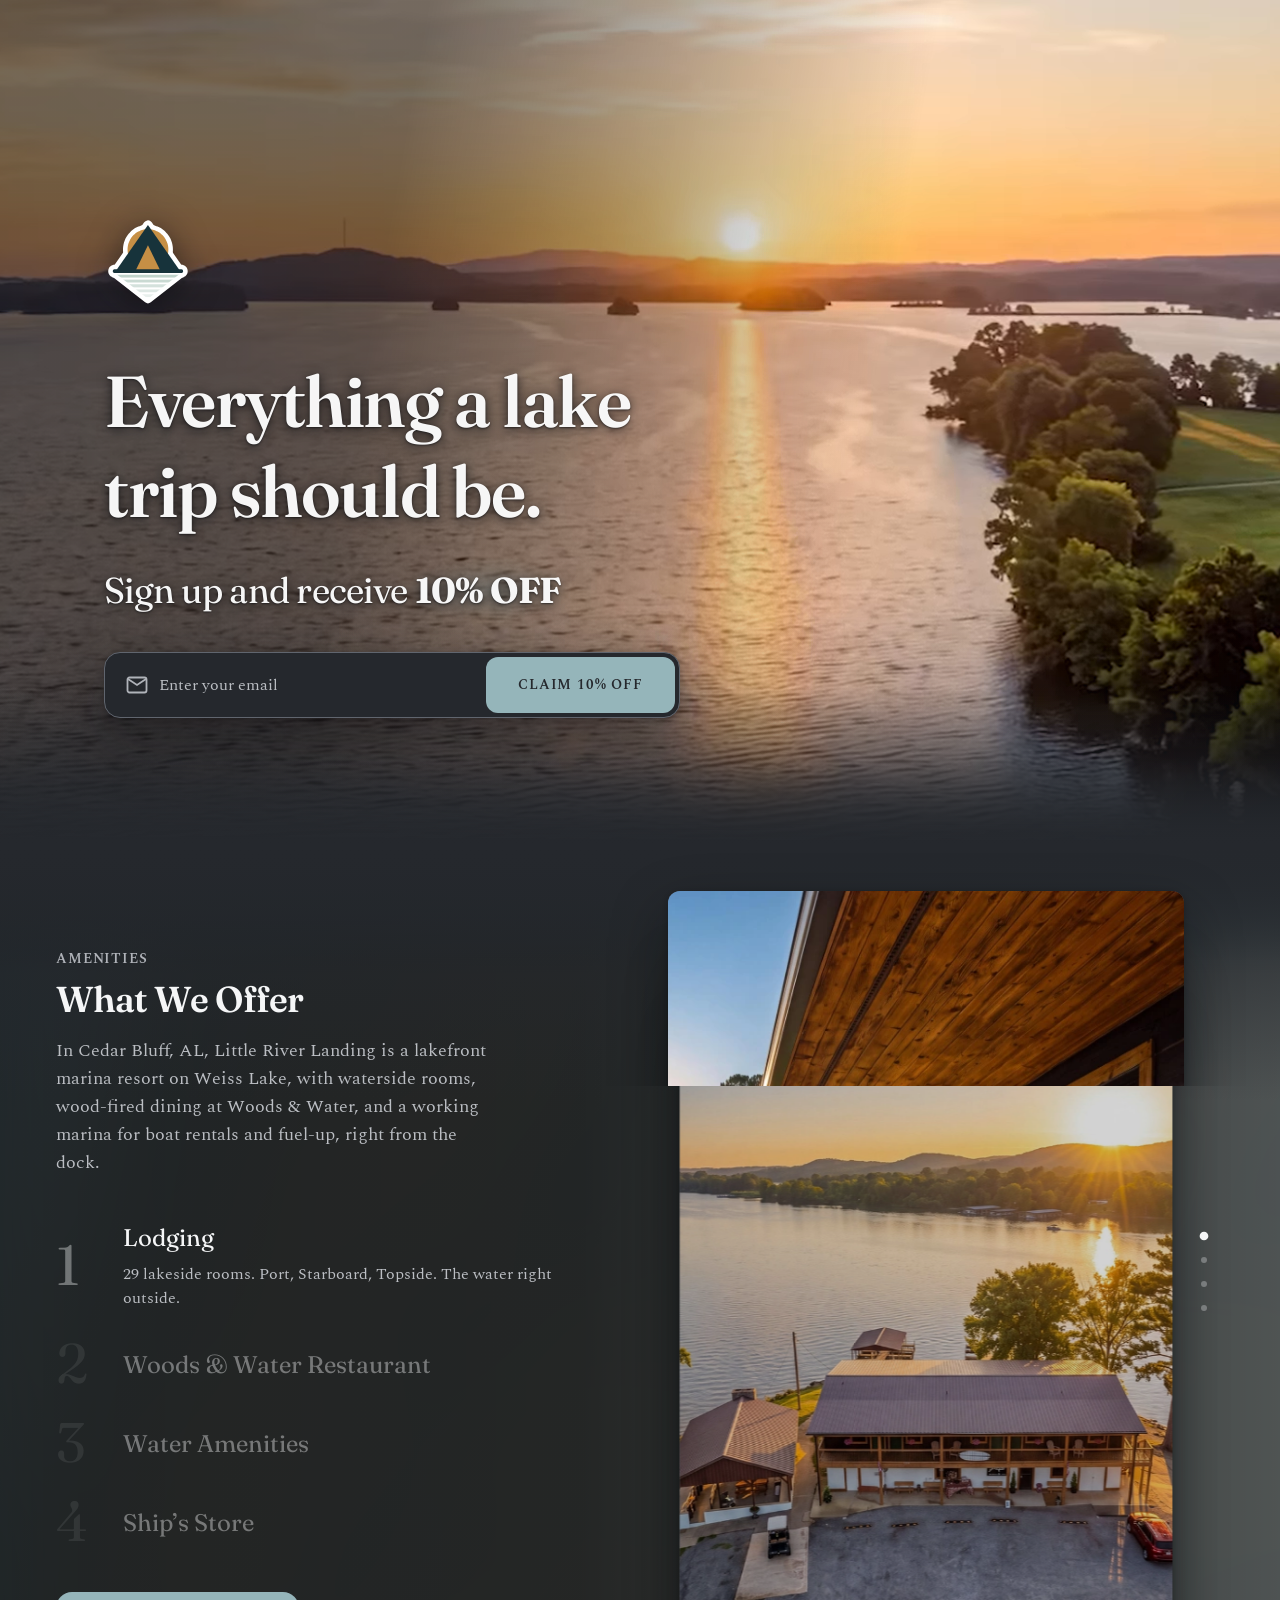
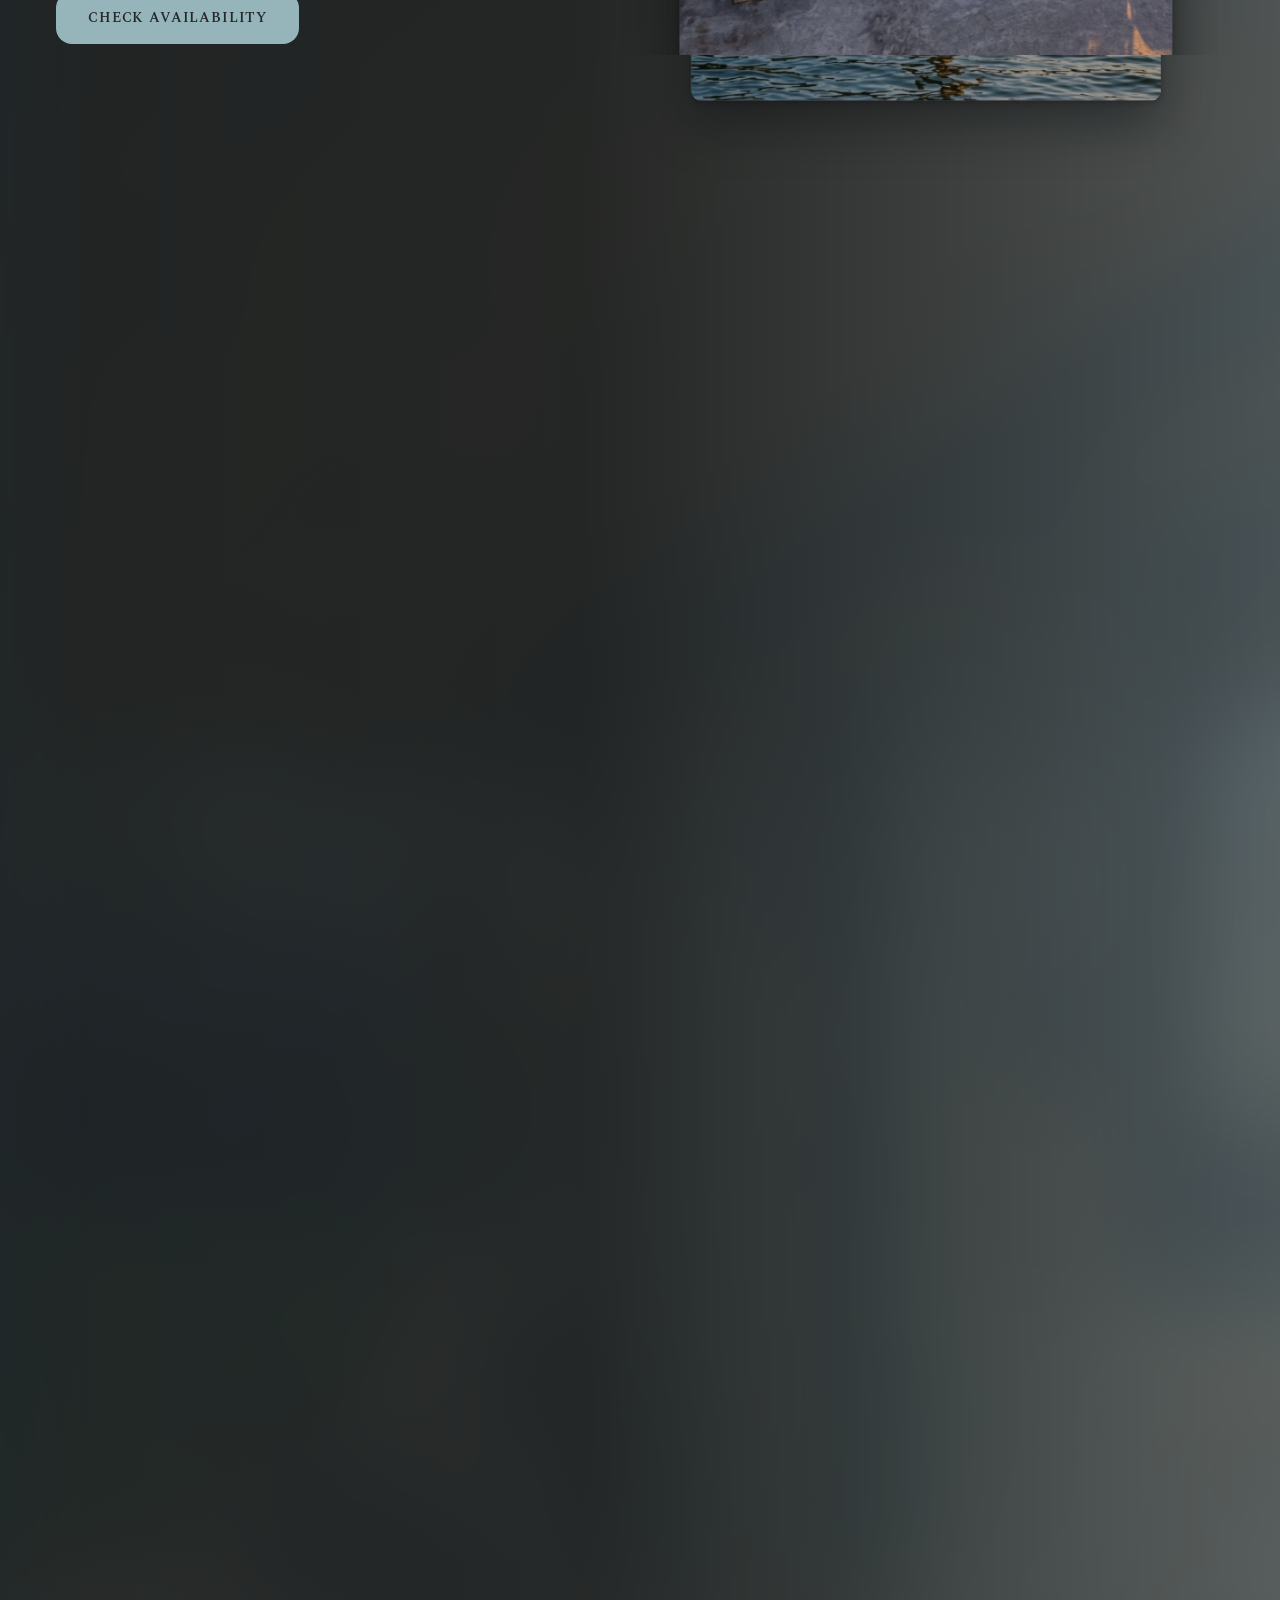
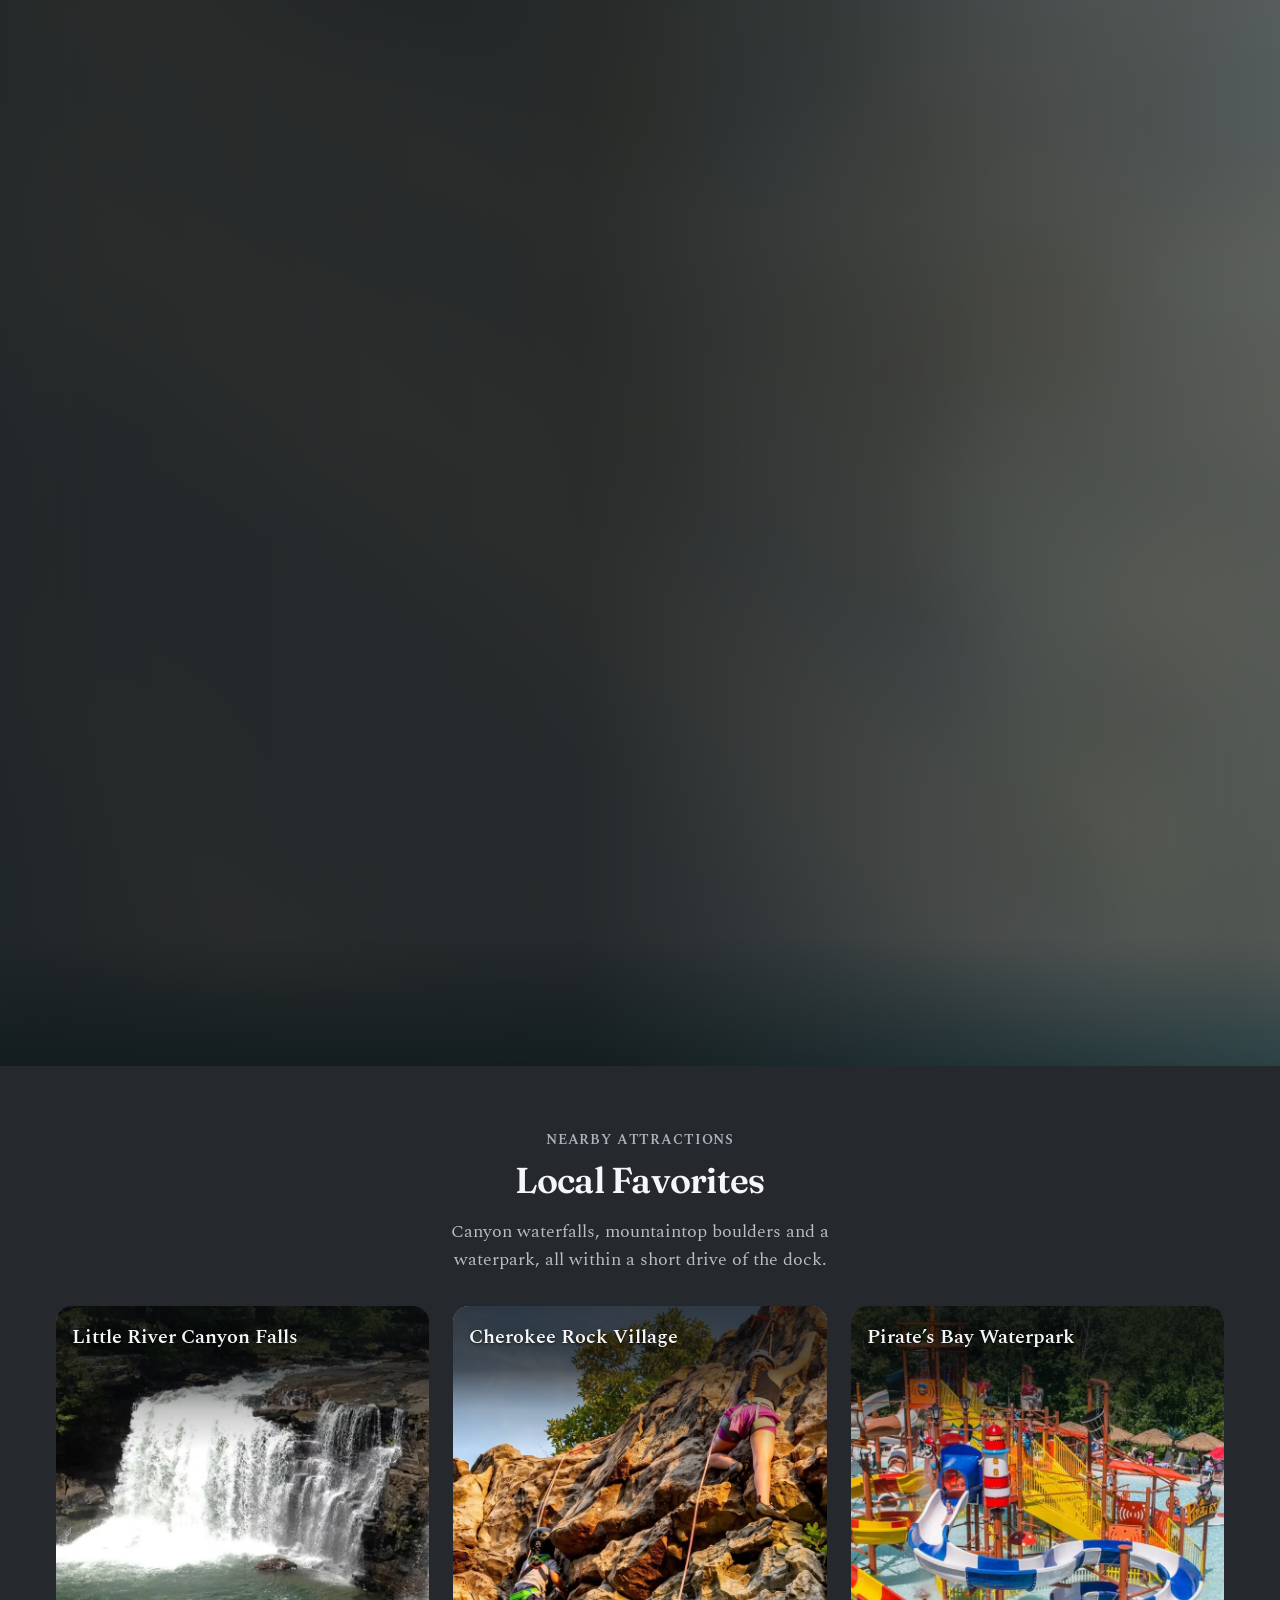
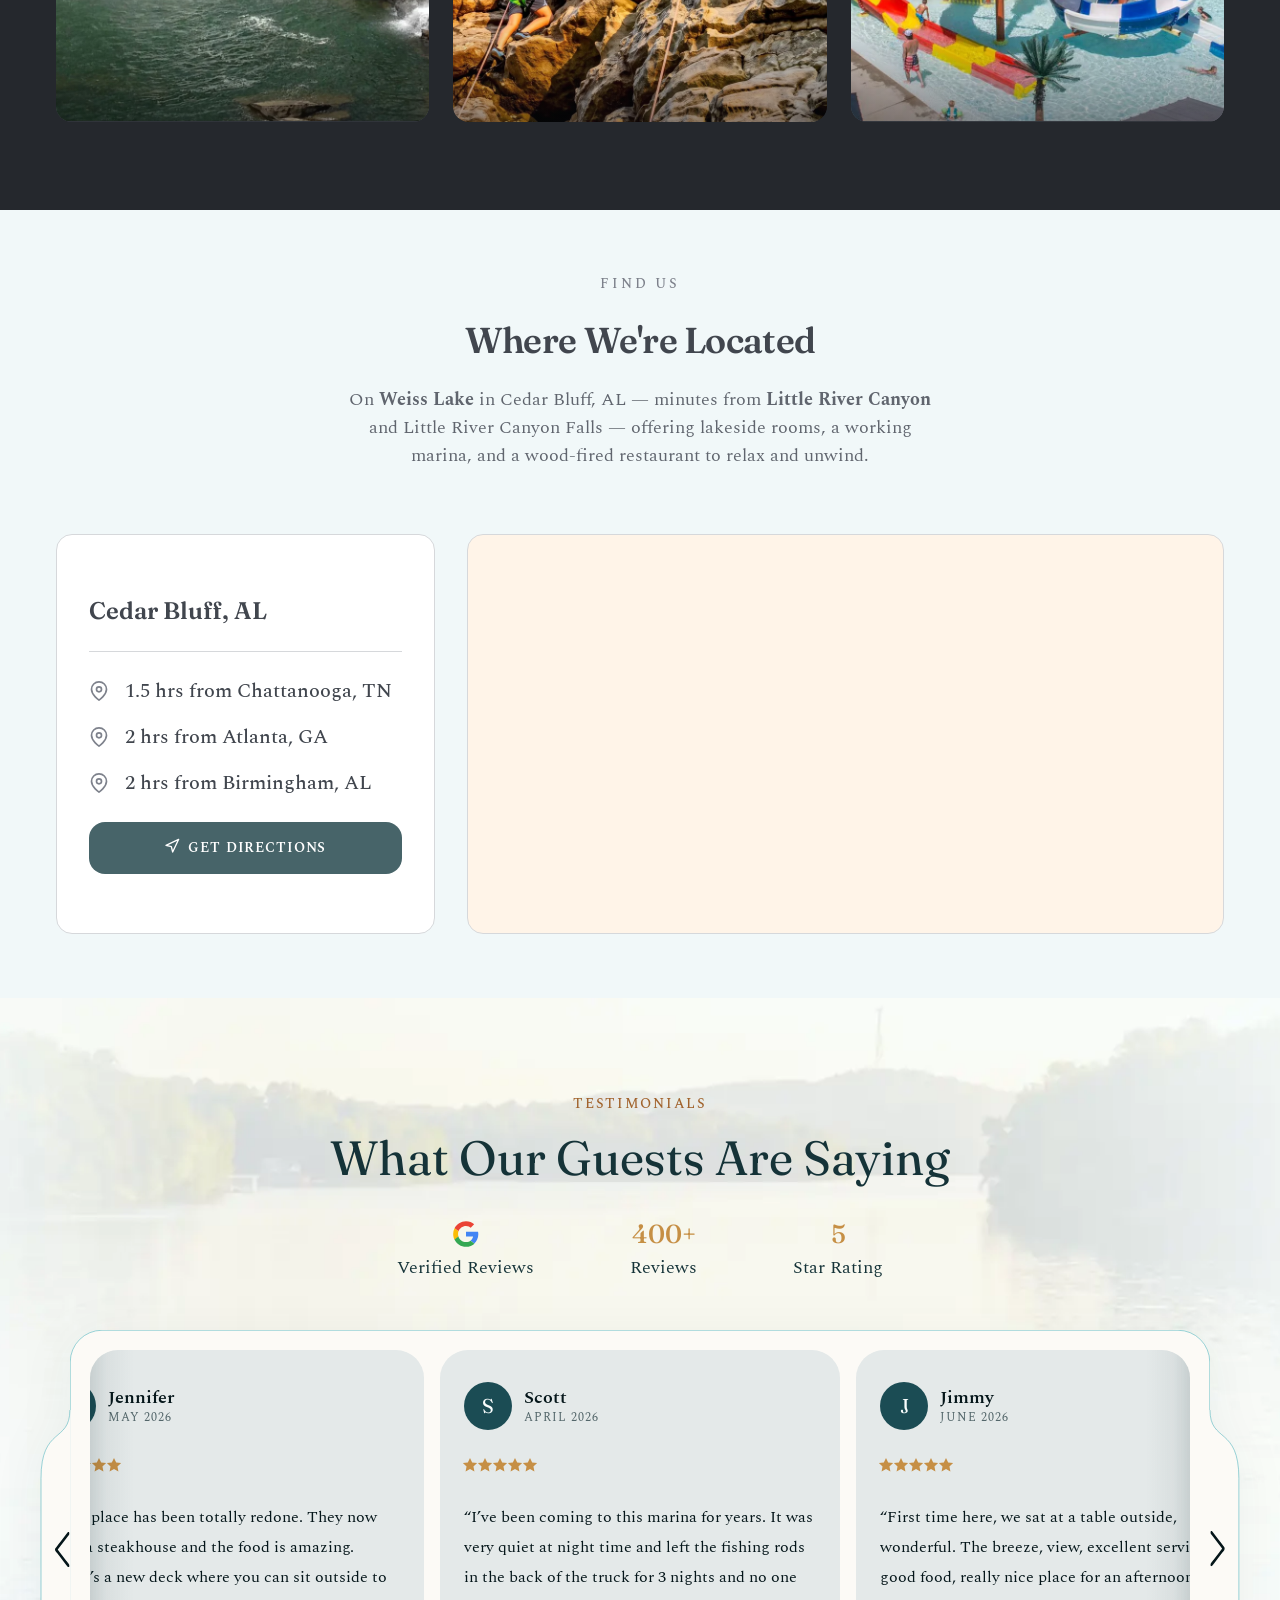
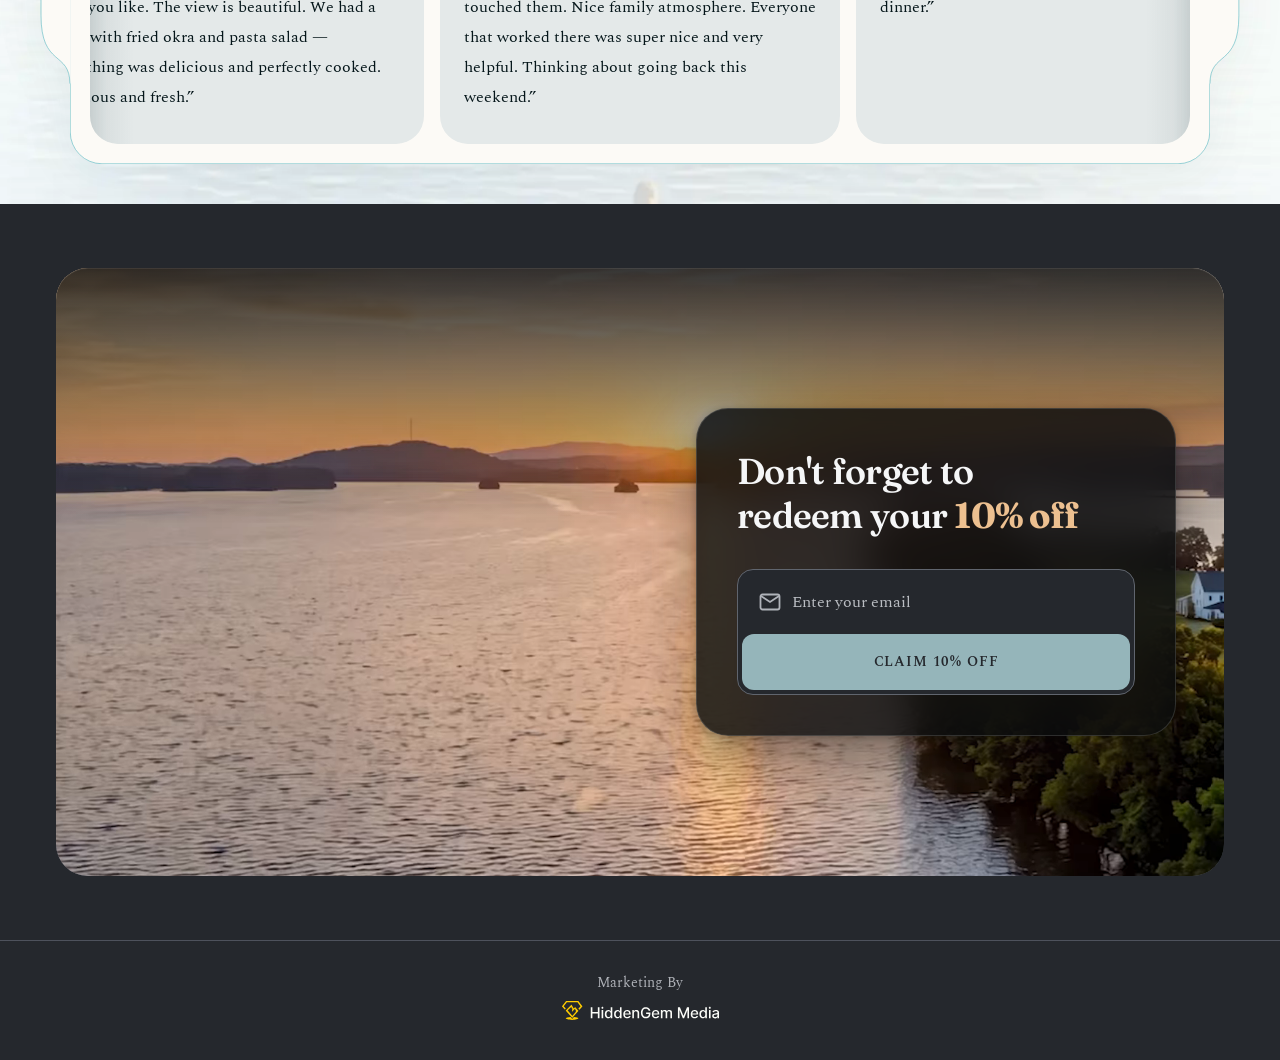
<file: promo.html>
<!DOCTYPE html>
<!-- The page runs the dark theme throughout: dark ground, light text, and
     dark cards and form fields. Nothing opts back into the light theme.
     data-theme nests in both directions, so putting data-theme="light" on a
     card would turn it into a fully light surface on this dark page. -->
<html lang="en" data-theme="dark">
<head>
<meta charset="utf-8">
<meta name="viewport" content="width=device-width, initial-scale=1">

<!-- ============================================================
     META PIXELS  ·  both fire PageView on every funnel page.
     The Lead event on opt-in goes to the CLIENT pixel only —
     see the signup handler in script.js.
     ============================================================ -->
<!-- Client Pixel: Little River Landing - Meta Pixel Code -->
<script>
!function(f,b,e,v,n,t,s)
{if(f.fbq)return;n=f.fbq=function(){n.callMethod?
n.callMethod.apply(n,arguments):n.queue.push(arguments)};
if(!f._fbq)f._fbq=n;n.push=n;n.loaded=!0;n.version='2.0';
n.queue=[];t=b.createElement(e);t.async=!0;
t.src=v;s=b.getElementsByTagName(e)[0];
s.parentNode.insertBefore(t,s)}(window, document,'script',
'https://connect.facebook.net/en_US/fbevents.js');
fbq('init', '1816709606431185');
fbq('track', 'PageView');
</script>
<noscript><img height="1" width="1" style="display:none"
src="https://www.facebook.com/tr?id=1816709606431185&ev=PageView&noscript=1"
/></noscript>
<!-- End Meta Pixel Code -->

<!-- HG - Meta Pixel Code -->
<script>
!function(f,b,e,v,n,t,s)
{if(f.fbq)return;n=f.fbq=function(){n.callMethod?
n.callMethod.apply(n,arguments):n.queue.push(arguments)};
if(!f._fbq)f._fbq=n;n.push=n;n.loaded=!0;n.version='2.0';
n.queue=[];t=b.createElement(e);t.async=!0;
t.src=v;s=b.getElementsByTagName(e)[0];
s.parentNode.insertBefore(t,s)}(window, document,'script',
'https://connect.facebook.net/en_US/fbevents.js');
fbq('init', '1332707158028995');
fbq('track', 'PageView');
</script>
<noscript><img height="1" width="1" style="display:none"
src="https://www.facebook.com/tr?id=1332707158028995&ev=PageView&noscript=1"
/></noscript>
<!-- End Meta Pixel Code -->

<!-- ============================================================
     EDIT ME  ·  PAGE TITLE + SOCIAL SHARE
     ============================================================ -->
<title>Little River Landing | Link in Bio</title>
<meta name="description" content="[One short sentence about the property or portfolio.]">
<meta property="og:title" content="Little River Landing">
<meta property="og:description" content="[One short sentence about the property or portfolio.]">
<meta property="og:image" content="assets/img/og-image.svg">
<meta property="og:type" content="website">
<link rel="icon" href="assets/img/logo-mark.svg">

<!-- ============================================================
     FONTS
     _template.css names the two families but does not load them.
     If you change --font-display or --font-body over there, change
     this URL to match or the page silently falls back to Georgia
     and the system sans.
     ============================================================ -->
<link rel="preconnect" href="https://fonts.googleapis.com">
<link rel="preconnect" href="https://fonts.gstatic.com" crossorigin>
<link href="https://fonts.googleapis.com/css2?family=Fraunces:opsz,wght@9..144,400;9..144,500;9..144,600;9..144,700&family=Spectral:wght@400;500;600;700&display=swap" rel="stylesheet">

<!-- ============================================================
     DESIGN SYSTEM
     Load order is load bearing:
       _template.css     tokens, reset, type scale
       styles.css        components, which consume and may override
       brand-contrast.js reads the final --brand-base and corrects
                         the ramp. Synchronous and in <head> on
                         purpose — it has to run before first paint.
                         Do not add defer or async.
     ============================================================ -->
<link rel="stylesheet" href="_template.css">
<link rel="stylesheet" href="styles.css">
<script src="brand-contrast.js"></script>

<!-- ============================================================
     SCROLL REVEAL GATE
     Opens the door for the reveal in styles.css, and it has to
     happen up here for the same reason brand-contrast.js does:
     the hidden state must be in place before the browser paints,
     or every section flashes in, disappears, and comes back.

     The two tests are the whole of the accessibility and
     no-JavaScript story. Fail either and the class is never
     added, the [data-reveal] rules never match anything, and the
     page is simply a page with everything on it. Do not move
     this to CSS and do not add defer.
     ============================================================ -->
<script>
  (function (html) {
    if (!('IntersectionObserver' in window)) return;
    if (window.matchMedia
        && window.matchMedia('(prefers-reduced-motion: reduce)').matches) return;
    html.classList.add('reveal-on');
  })(document.documentElement);
</script>
</head>

<body>

<!-- ============================================================
     1 + 2 · HERO OFFER  —  video banner, brand mark, email capture
     The hero and the offer card are one section now. The video is
     full bleed and the copy and form sit on top of it.

     To swap the footage, replace the two files in assets/video/ and
     re-cut the poster from the new first frame. Keep both formats:
     the WebM is the smaller file and the MP4 is what Safari plays.
     ============================================================ -->
<header class="hero-offer">

  <div class="hero-offer__media">
    <!-- The four attributes are not optional between them: a browser will
         only autoplay a video that is muted, and without playsinline iOS
         takes it fullscreen the moment it starts. loop is what keeps the
         12 seconds from ending on a frozen frame.

         poster is the first frame of the same clip, so the framing is
         already right at first paint and there is something to look at
         while the file arrives — it is also the whole hero for a visitor
         who asks for reduced motion, who script.js holds on it.

         The video carries no meaning the copy does not already carry, so
         it is hidden from assistive tech rather than described. -->
    <video class="hero-offer__video"
           poster="assets/video/hero-poster.webp"
           autoplay muted loop playsinline preload="auto"
           aria-hidden="true">
      <source src="assets/video/hero.webm" type="video/webm">
      <source src="assets/video/hero.mp4" type="video/mp4">
    </video>
    <!-- Both layers are doing real work. See the notes in styles.css
         before touching either: the scrim is what makes the white copy
         legible, and the seam is what removes the hard edge between
         this section and the next. -->
    <div class="hero-offer__scrim" aria-hidden="true"></div>
    <div class="hero-offer__seam" aria-hidden="true"></div>
  </div>

  <div class="hero-offer__inner">

    <!-- The logo is the only thing naming the brand now, so the alt text
         has to carry the name — it is what a screen reader reads out and
         what shows if the file fails to load. -->
    <a class="hero-offer__logo" href="[BRAND WEBSITE URL]" target="_blank" rel="noopener">
      <img src="assets/img/logo-mark.svg" alt="Little River Landing">
    </a>

    <!-- The one liner leads now, so it is the h1 — the page's primary
         heading should be the thing that reads as primary.

         KEEP IT SHORT. Measured in this column at this size, about 19
         characters or three words is the ceiling for two lines, and a
         headline running to three lines stops reading as a headline.
         The column is not widened to fit more on purpose: past roughly
         38rem the copy crosses into the part of the photo the scrim has
         already let go, and the contrast starts dropping. -->
    <h1 class="hero-offer__title type-hero">Everything a lake trip should be.</h1>

    <!-- The offer sits second. Emphasis on the amount is weight and
         light, not a size jump or a second typeface. -->
    <p class="hero-offer__offer type-section-title">
      Sign up and receive <span class="hero-offer__amount fw-bold">10% OFF</span>
    </p>

    <!-- data-subscribe-endpoint picks the GoHighLevel tag: the Netlify
         Function at that path holds the tag server-side. The campaign
         copies of this page (signupnow.html, booking.html, promo.html)
         differ from it ONLY in this attribute, on both forms. -->
    <form class="offer-form offer-form--hero" data-subscribe-endpoint="/api/subscribe/promo" novalidate>
      <!-- Hidden from view, not from a screen reader. The input needs an
           accessible name and a placeholder is not one — it is a hint, and
           assistive tech is not required to announce it. -->
      <label class="offer-form__label" for="hero-email">Email address</label>

      <div class="offer-form__control">
        <div class="offer-form__field">
          <span class="offer-form__icon" aria-hidden="true">
            <svg viewBox="0 0 24 24" fill="none" stroke="currentColor" stroke-width="1.8"><rect x="2.5" y="4.5" width="19" height="15" rx="2"/><path d="m3 6 9 6 9-6"/></svg>
          </span>
          <input class="offer-form__input type-body" id="hero-email" type="email" name="email" placeholder="Enter your email" required autocomplete="email">
        </div>
        <button class="btn btn--primary type-button-caps" type="submit">CLAIM 10% OFF</button>
      </div>

      <!-- Validation message. Empty and [hidden] until script.js has
           something to say; role="alert" makes it announce itself. The
           form carries novalidate so the browser's own bubble never
           competes with this line. -->
      <p class="offer-form__error type-caption" id="hero-email-error" role="alert" hidden></p>
    </form>

  </div>
</header>

<!-- ============================================================
     5 · AMENITIES  —  a pinned list beside a deck of photographs

     DESKTOP (1024px and up): the section is a scroll track four
     screens tall and the two columns pin for the whole of it, so
     what you see holds still — every amenity listed on the left
     with the one you are on lit, and a deck of photo cards on the
     right. Scrolling lifts the front card up and off to show the
     next one and moves the highlight down the list. Nothing on
     screen moves except the deck and the highlight.

     Each amenity wears a display-size numeral down its left side
     and the lit one opens its description under its name. THE
     WHOLE ROW IS PRESSABLE and goes to that amenity, as are the
     dots on the right of the deck. The
     numeral's size is doing structural work as well as visual —
     it sets the height of a closed step, so the description
     unfolds into room that was already there and the pinned
     column barely settles. Four dots down the right of the deck
     say how many there are and which one is up.

     MOBILE: one column, no pin, no deck. Each amenity carries its
     own photograph directly above its own name, which says the
     same thing by adjacency and costs a phone none of the scroll
     distance the track needs.

     FOUR THINGS HAVE TO BE KEPT IN STEP BY HAND:
       · data-step on each <li>, on each .process__card and on each
         .process__dot. These are what pair an amenity with its
         photograph and its dot, and they pair by number and not by
         position.
       · The DOM order of the cards IS the stacking order of the
         deck, front to back. It has to match the reading order of
         the list.
       · One dot per amenity in .process__dots, carrying that
         amenity's data-step AND an aria-labelledby pointing at its
         heading id. Nothing derives the count from the list, so a
         missing dot is a rail that quietly understates how much is
         left, and a wrong aria-labelledby is a jump button that
         announces the wrong amenity.
       · --process-count in styles.css, which sets the length of
         the scroll track. script.js corrects it from the real
         count on load, so this only governs the first paint — but
         it is what a visitor with no JavaScript gets.

     The numbers themselves are drawn by CSS, not typed, so adding
     or deleting an <li> renumbers the rest on its own.

     THE LEFT COLUMN CANNOT BE SCROLLED on desktop — it is pinned,
     one screen tall — so anything added to it has to fit. See the
     height gate in styles.css and re-measure it if you touch the
     intro, the titles or the descriptions.

     Photos are portrait, cropped to the deck's frame — see the
     README before dropping new ones in.

     The alt text is empty on purpose. Each photo is named by the
     step heading beside it, so filling in alt too would make a
     screen reader say the name twice.
     ============================================================ -->
<section class="section section--alt section--process" id="amenities">

  <!-- The blurred wash behind the section. Same four files as the
       frame below, at a heavy blur and darkened, so what comes
       through is the photo's colour and not its detail — the
       ground shifts warm for the restaurant and cold for the
       water as you read down. Purely decorative, so it is out of
       the accessibility tree; the photos it duplicates are already
       in the DOM below, so this costs no extra download. -->
  <div class="process__backdrop" data-process-backdrop aria-hidden="true">
    <img class="process__backdrop-img" src="assets/img/amenity-2.webp" alt="" data-step="0">
    <img class="process__backdrop-img" src="assets/img/amenity-1.webp" alt="" data-step="1">
    <img class="process__backdrop-img" src="assets/img/amenity-4.webp" alt="" data-step="2">
    <img class="process__backdrop-img" src="assets/img/amenity-3.webp" alt="" data-step="3">
  </div>

  <div class="container process">

    <!-- THE LEFT COLUMN, as one element. The wrapper exists for a
         layout reason rather than a semantic one: without it the
         intro and the list are two separate grid rows, the deck
         spans both, and a row-spanning item inflates the auto rows
         it crosses — which put 118px of empty space inside the
         intro's own row and a gap under the heading that nothing
         had asked for. Wrapped, the left column is one grid item
         with its own gap, and that gap is the only number involved.

         It is display: contents on a phone, so below the pinned
         breakpoint it dissolves and the heading, the list and the
         per-step photos flow as siblings exactly as before.

         THE DECK IS DELIBERATELY OUTSIDE IT, below. It used to sit
         between the intro and the list in source order, which is
         why wrapping "the intro through the list" swallowed it —
         the wrapper measured 1438px in a 900px frame. The two grid
         children are this column and the deck, in that order. -->
    <div class="process__col">

    <!-- The intro. Stays in the left column with the amenities it
         introduces; the photo is a sibling now rather than sitting
         inside here, because it belongs to the other column. -->
    <div class="process__aside" data-reveal-group>
      <p class="eyebrow type-eyebrow">AMENITIES</p>
      <h2 class="heading type-section-title">What We Offer</h2>
      <p class="subhead type-body-lg">In Cedar Bluff, AL, Little River Landing is a lakefront marina resort on Weiss Lake, with waterside rooms, wood-fired dining at Woods &amp; Water, and a working marina for boat rentals and fuel-up, right from the dock.</p>
    </div>

    <!-- An <ol> because the numbers are real content: a screen
         reader announces "list, 4 items" and counts them off,
         which is the same information the 01/02/03 gives a
         sighted reader. -->
    <ol class="process__steps" data-process-steps data-reveal-group>

      <li class="process__step" data-step="0">
        <!-- Below 1024px the pinned frame above is hidden and each
             amenity carries its own photo instead — a phone reads
             this as four cards, not as one picture with a list
             beside it. Same four files, so nothing extra
             downloads, and alt stays empty because the title is
             right under it. -->
        <!-- EVERY AMENITY PHOTO IS A LOOPING CLIP, here and in the deck
             on the right. Same class as the <img> it replaced, so it
             takes the photo's size, crop and radius; the still it
             replaced is the poster, so before anything has loaded, or
             without JavaScript, the section shows exactly what it used
             to. data-play-in-view hands each one to the same script as
             the closing offer's video: paused off screen, nudged if
             autoplay was refused, held on the poster under reduced
             motion. -->
        <video class="process__step-photo"
               poster="assets/img/amenity-2.webp"
               autoplay muted loop playsinline preload="metadata"
               aria-hidden="true"
               data-play-in-view>
          <source src="assets/video/lodging-1.mp4" type="video/mp4">
        </video>

        <!-- THE TAP TARGET, phone only — the whole photograph, not a
             chevron in a corner of it. It fills the photo's grid
             cell and nothing else, so the gesture is the one the
             picture already invites.

             A real <button> rather than a tap handler on the <li>,
             so it is reachable by keyboard and announced as a
             control. It carries no text of its own: aria-labelledby
             borrows the heading beside it, which is the name a
             screen reader wants anyway, and aria-expanded says what
             state the thing named in aria-controls is in.

             ABOVE 1024px THE SAME BUTTON IS THE WHOLE ROW — the
             numeral and the name — and pressing it goes to that
             amenity: it scrolls the page to where that amenity
             comes up, and the description opens there because it
             is the one you are now on. One control per amenity at
             both widths and one meaning at both, "press this
             amenity"; only what it costs to get there differs.
             script.js carries the branch, and styles.css moves the
             button off the photograph and onto the row. -->
        <button class="process__toggle" type="button"
                aria-expanded="false"
                aria-labelledby="amenity-0-title"
                aria-controls="amenity-0-desc"></button>

        <!-- Title and description in one box, so the scrim behind
             them is one box too: closed it is a band under the
             name, open it grows upward to carry the line as well.
             The box is anchored to the foot of a photograph whose
             height is fixed by aspect-ratio, so growing it moves
             nothing else on the page — it only eats into the
             picture, which is what the darkening is for. -->
        <div class="process__caption">
          <h3 class="process__title type-subsection-title fw-regular" id="amenity-0-title">Lodging</h3>
          <div class="process__desc" id="amenity-0-desc">
            <p class="process__desc-text type-body">29 lakeside rooms. Port, Starboard, Topside. The water right outside.</p>
          </div>
        </div>
      </li>

      <li class="process__step" data-step="1">
        <video class="process__step-photo"
               poster="assets/img/amenity-1.webp"
               autoplay muted loop playsinline preload="metadata"
               aria-hidden="true"
               data-play-in-view>
          <source src="assets/video/woods-and-water-1.mp4" type="video/mp4">
        </video>

        <button class="process__toggle" type="button"
                aria-expanded="false"
                aria-labelledby="amenity-1-title"
                aria-controls="amenity-1-desc"></button>

        <div class="process__caption">
          <h3 class="process__title type-subsection-title fw-regular" id="amenity-1-title">Woods &amp; Water Restaurant</h3>
          <div class="process__desc" id="amenity-1-desc">
            <p class="process__desc-text type-body">Wood-fired Southern cooking, oysters, and a deck built for sunset.</p>
          </div>
        </div>
      </li>

      <li class="process__step" data-step="2">
        <video class="process__step-photo"
               poster="assets/img/amenity-4.webp"
               autoplay muted loop playsinline preload="metadata"
               aria-hidden="true"
               data-play-in-view>
          <source src="assets/video/water-amenities-1.mp4" type="video/mp4">
        </video>

        <button class="process__toggle" type="button"
                aria-expanded="false"
                aria-labelledby="amenity-2-title"
                aria-controls="amenity-2-desc"></button>

        <div class="process__caption">
          <h3 class="process__title type-subsection-title fw-regular" id="amenity-2-title">Water Amenities</h3>
          <div class="process__desc" id="amenity-2-desc">
            <p class="process__desc-text type-body">One of two fuel docks on the lake. Pontoons, jet skis, kayaks, eFoils.</p>
          </div>
        </div>
      </li>

      <li class="process__step" data-step="3">
        <video class="process__step-photo"
               poster="assets/img/amenity-3.webp"
               autoplay muted loop playsinline preload="metadata"
               aria-hidden="true"
               data-play-in-view>
          <source src="assets/video/ships-store-1.mp4" type="video/mp4">
        </video>

        <button class="process__toggle" type="button"
                aria-expanded="false"
                aria-labelledby="amenity-3-title"
                aria-controls="amenity-3-desc"></button>

        <div class="process__caption">
          <h3 class="process__title type-subsection-title fw-regular" id="amenity-3-title">Ship&rsquo;s Store</h3>
          <div class="process__desc" id="amenity-3-desc">
            <p class="process__desc-text type-body">Bait, tackle, parts, snacks. Everything the day needs.</p>
          </div>
        </div>
      </li>

    </ol>

    <!-- THE CTA. One position in the markup, two behaviours, and
         no duplicate needed for either.

         On desktop it is the last item in the left column, so it
         lands directly under the fourth amenity with the deck
         beside it. On a phone .process__col is display: contents,
         the wrapper dissolves, and this becomes the last child of
         the section — which is the bottom of the section, where it
         belongs there. The CSS only has to change its width and
         its alignment, never its place in the document.

         External, so target and rel match every other outbound
         link on this page. rel="noopener" is not optional on a
         _blank link: without it the opened page gets a handle on
         this one through window.opener. -->
    <a class="btn btn--primary type-button-caps process__cta"
       href="https://staylittleriver.com/"
       target="_blank" rel="noopener">CHECK AVAILABILITY</a>

    </div><!-- /.process__col -->

    <!-- The column that pins: a DECK of photo cards, holding still
         on the right while the amenities read past it on the left.
         Hidden below 1024px, where each amenity carries its own.

         A deck rather than a crossfade. The cards are stacked in
         reading order with the later ones peeking out below, and
         reaching the next amenity lifts the front card up and off
         to show the one behind it. The crossfade this replaces
         said "the picture changed"; the deck says "there are four
         of these and you are on the first" — the stack itself is
         the progress indicator the numbers on the left duplicate.

         Each photo is wrapped in a card because the card is what
         moves and the photo is what fills it: the radius, the
         shadow and the shade-when-behind all belong to the card,
         and putting them on a transformed <img> would mean the
         overflow clip and the transform fight over the same box.

         data-step is on the card and pairs it with the step of the
         same number on the left. Keep them in order by hand — the
         DOM order is also the stacking order. -->
    <div class="process__media" data-process-media data-reveal="fade">
      <div class="process__card" data-step="0">
        <video class="process__photo"
               poster="assets/img/amenity-2.webp"
               autoplay muted loop playsinline preload="metadata"
               aria-hidden="true"
               data-play-in-view>
          <source src="assets/video/lodging-1.mp4" type="video/mp4">
        </video>
      </div>
      <div class="process__card" data-step="1">
        <video class="process__photo"
               poster="assets/img/amenity-1.webp"
               autoplay muted loop playsinline preload="metadata"
               aria-hidden="true"
               data-play-in-view>
          <source src="assets/video/woods-and-water-1.mp4" type="video/mp4">
        </video>
      </div>
      <div class="process__card" data-step="2">
        <video class="process__photo"
               poster="assets/img/amenity-4.webp"
               autoplay muted loop playsinline preload="metadata"
               aria-hidden="true"
               data-play-in-view>
          <source src="assets/video/water-amenities-1.mp4" type="video/mp4">
        </video>
      </div>
      <div class="process__card" data-step="3">
        <video class="process__photo"
               poster="assets/img/amenity-3.webp"
               autoplay muted loop playsinline preload="metadata"
               aria-hidden="true"
               data-play-in-view>
          <source src="assets/video/ships-store-1.mp4" type="video/mp4">
        </video>
      </div>

      <!-- THE DOTS. A rail down the right of the deck saying how many
           amenities there are and which one is up — the same thing
           the lit title and the depth of the stack say, in the one
           form that can be taken in without reading anything — and
           now also the way to jump to one.

           REAL <button>s, because they are real controls: clicking
           one scrolls the page to that amenity's place in the track,
           which is the only way to reach a specific amenity in a
           section that is otherwise driven by scroll position alone.
           That is also why they are not aria-hidden. Four buttons
           named the same as the four list items is not the list read
           twice — the list is text and these are a jump control, and
           a screen reader user gets the same shortcut a mouse user
           does. aria-labelledby borrows each amenity's own heading
           rather than repeating its name here, so the two can never
           drift apart.

           The rail is DISPLAY: NONE UNTIL SCRIPT.JS HAS RUN, which
           is what keeps that honest. Without JavaScript there is no
           highlight to indicate and no scrolling to do — the deck is
           one flat photograph — so four buttons that light nothing
           and go nowhere would be worse than no rail at all.

           data-step pairs a dot with its amenity the same way the
           cards do, by number rather than by position. -->
      <div class="process__dots" data-process-dots>
        <button class="process__dot" type="button" data-step="0" aria-labelledby="amenity-0-title"></button>
        <button class="process__dot" type="button" data-step="1" aria-labelledby="amenity-1-title"></button>
        <button class="process__dot" type="button" data-step="2" aria-labelledby="amenity-2-title"></button>
        <button class="process__dot" type="button" data-step="3" aria-labelledby="amenity-3-title"></button>
      </div>
    </div>
  </div>
</section>

<!-- ============================================================
     6 · LOCAL FAVORITES  —  the amenity card, made clickable
     Same card as section 5 and deliberately so: photo as the whole
     card, name over the top left, a line about the place in a
     panel across the bottom, and the same accordion on desktop.

     The one difference is the tag. An amenity is a <figure>
     because it goes nowhere; a favorite is an <a> because it
     opens the place's page. That is also why the caption is a
     <span> here rather than a <figcaption> — <figcaption> is only
     valid inside a <figure>, and the styling never depended on
     the tag.

     The link takes its accessible name from the visible title
     inside it, which is why alt is empty for the same reason it
     is empty on an amenity: filling it in would make a screen
     reader say the place twice before reading the description.

     Add or remove an <a> freely — the row divides itself evenly.
     ============================================================ -->
<section class="section" id="local">
  <div class="container center" data-reveal-group>
    <p class="eyebrow type-eyebrow">NEARBY ATTRACTIONS</p>
    <h2 class="heading type-section-title">Local Favorites</h2>
    <p class="subhead type-body-lg">Canyon waterfalls, mountaintop boulders and a waterpark, all within a short drive of the dock.</p>
  </div>

  <div class="slider slider--even" data-slider>
    <div class="slider__track" data-reveal-group="settle">

      <a class="tall-card" href="https://www.nationalparks.org/explore/parks/little-river-canyon-national-preserve" target="_blank" rel="noopener">
        <img class="tall-card__img" src="assets/img/favorite-1.webp" alt="">
        <span class="tall-card__caption">
          <span class="tall-card__title type-card-title">Little River Canyon Falls</span>
          <span class="tall-card__panel">
            <span class="tall-card__desc type-caption">A waterfall at the head of the canyon, in Little River Canyon National Preserve.</span>
          </span>
        </span>
      </a>

      <a class="tall-card" href="https://www.cherokeerockvillage.com/" target="_blank" rel="noopener">
        <img class="tall-card__img" src="assets/img/favorite-2.webp" alt="">
        <span class="tall-card__caption">
          <span class="tall-card__title type-card-title">Cherokee Rock Village</span>
          <span class="tall-card__panel">
            <span class="tall-card__desc type-caption">Sandstone boulders and climbing routes on Lookout Mountain, above Weiss Lake.</span>
          </span>
        </span>
      </a>

      <a class="tall-card" href="https://www.greatescapesrvresorts.com/pirates-bay-waterpark?_gl=1*1mfipbo*_up*MQ..*_ga*MTk3MDc3MjczNy4xNzg3ODQ0MjU5*_ga_6VXVLF3PR3*czE3ODc4NDQyNTkkbzEkZzAkdDE3ODc4NDQyNTkkajYwJGwwJGgw*_ga_YKS8LK5TD0*czE3ODc4NDQyNTkkbzEkZzAkdDE3ODc4NDQyNTkkajYwJGwwJGg0Mzk4NzcyNzM" target="_blank" rel="noopener">
        <img class="tall-card__img" src="assets/img/favorite-3.webp" alt="">
        <span class="tall-card__caption">
          <span class="tall-card__title type-card-title">Pirate&rsquo;s Bay Waterpark</span>
          <span class="tall-card__panel">
            <span class="tall-card__desc type-caption">A pirate-themed waterpark at Great Escapes RV Resorts in Leesburg.</span>
          </span>
        </span>
      </a>

    </div>
  </div>
</section>

<!-- ============================================================
     7 · WHERE WE'RE LOCATED  —  copy + map + drive times
     Wrap any place name in <strong> to make it stand out.

     The heading is one line: the section names itself and the
     lead does the welcoming, so a second italic line under it
     would only repeat the job. Keep it short — the display face
     at this size wraps badly past four or five words. The
     eyebrow is the place, in two or three words; at this
     tracking a longer label falls apart. It is the label on its
     own — no rule beside it, since a centred stack does not need
     a mark to tell you where it starts.
     ============================================================ -->
<section class="section section--map" id="location" data-theme="light">
  <div class="container">
    <div class="location-intro" data-reveal-group>
      <p class="location-intro__eyebrow type-eyebrow-wide">FIND US</p>

      <h2 class="location-intro__title type-section-title">
        <span class="location-intro__line">Where We're Located</span>
      </h2>

      <p class="location-intro__lead type-body-lg">
        On <strong>Weiss Lake</strong> in Cedar Bluff, AL &mdash; minutes from
        <strong>Little River Canyon</strong> and Little River Canyon Falls &mdash;
        offering lakeside rooms, a working marina, and a wood-fired restaurant
        to relax and unwind.
      </p>
    </div>
    <div class="location-grid">

      <!-- THE MAP — first in the source on purpose.
           On a phone it belongs directly under the heading, and putting
           it first here means the reading order a screen reader follows
           is the order the page is actually in. The desktop breakpoint
           places it in the second column explicitly, so the two-column
           layout is unaffected.
           This is the live Google embed, keyed on the street address
           rather than a place ID so it survives the listing being
           renamed. To move the property, edit the q= address here and
           the destination= address on the directions button below —
           they are the same address written twice on purpose, since
           the embed and the directions URL take different formats. -->
      <div class="location-map" data-reveal="settle">
        <iframe src="https://www.google.com/maps?q=1780+County+Rd+102,+Cedar+Bluff,+AL+35959&z=13&output=embed" title="Map showing Little River Landing at 1780 County Rd 102, Cedar Bluff, AL" loading="lazy" referrerpolicy="no-referrer-when-downgrade" allowfullscreen></iframe>
      </div>

      <!-- THE DETAIL — the place, then how far out it is.
           The card names the town and gives the distances to it;
           the street address is not printed, it lives in the
           destination= parameter on the route button, which is the
           only place a guest actually needs it. -->
      <div class="location-detail" data-reveal-group>

        <div class="address-card">
          <h3 class="address-card__name type-subsection-title">Cedar Bluff, AL</h3>

          <!-- Drive times, one pin each. Titles only: at three items
               the distance IS the content, so a body line under each
               would only pad the card. -->
          <ul class="directions">
            <li class="directions__item">
              <p class="directions__title type-card-title fw-medium">
                <span class="icon icon--pin" aria-hidden="true"></span>1.5 hrs from Chattanooga, TN
              </p>
            </li>

            <li class="directions__item">
              <p class="directions__title type-card-title fw-medium">
                <span class="icon icon--pin" aria-hidden="true"></span>2 hrs from Atlanta, GA
              </p>
            </li>

            <li class="directions__item">
              <p class="directions__title type-card-title fw-medium">
                <span class="icon icon--pin" aria-hidden="true"></span>2 hrs from Birmingham, AL
              </p>
            </li>
          </ul>

          <a class="btn btn--primary type-button-caps" href="https://www.google.com/maps/dir/?api=1&amp;destination=1780+County+Rd+102%2C+Cedar+Bluff%2C+AL+35959" target="_blank" rel="noopener">
            <span class="icon icon--sm icon--route" aria-hidden="true"></span>GET DIRECTIONS
          </a>
        </div>
      </div>

    </div>
  </div>
</section>

<!-- ============================================================
     8 · TESTIMONIALS  —  trust row + looping review rail
     Matches the testimonial block on little-river-landing-website:
     lake photo behind, cream panel with a 0.5px teal outline, four
     tinted cards, and a curved tab on each side that steps the rail.

     The section is a light island on the dark page (data-theme="light"),
     and every colour it uses is declared on .reviews in styles.css so
     the block matches the reference exactly rather than the page ramp.

     Review count, rating and dates are placeholders to confirm.
     ============================================================ -->
<section class="section reviews" id="reviews" data-theme="light" aria-labelledby="reviews-title">
  <!-- Glyphs used only in this section. Kept here rather than in a
       page-wide sprite so the block travels whole between pages. -->
  <svg class="reviews__sprite" width="0" height="0" aria-hidden="true" focusable="false">
    <symbol id="lrl-star" viewBox="0 0 24 24"><path d="M12 2.5l2.9 6.1 6.6.8-4.9 4.6 1.3 6.6L12 17.3l-5.9 3.3 1.3-6.6L2.5 9.4l6.6-.8L12 2.5z"/></symbol>
    <symbol id="lrl-chevron-rail" viewBox="7.1665 121.3721 14.5377 35.2539"><path d="M20.8624 121.374C21.6416 121.298 21.8814 123.201 21.4685 123.865C21.2806 124.167 21.0918 124.374 20.8832 124.641L19.6977 126.164L13.4135 134.349L11.0913 137.362C10.8425 137.682 10.5745 137.959 10.3206 138.292C10.0133 138.694 9.89377 138.931 10.2119 139.433C10.4101 139.788 10.7576 140.064 10.968 140.378C11.3213 140.905 11.7349 141.355 12.1016 141.847L17.2487 148.62C17.6274 149.116 18.0441 149.371 18.3448 150.055C18.4018 150.184 18.9969 150.649 19.0838 150.807C19.4011 151.386 19.705 151.784 20.1365 152.204C20.2381 152.303 20.4474 152.674 20.5613 152.82C20.9354 153.299 21.2895 153.806 21.6348 154.32C21.6777 154.988 21.8228 155.391 21.4969 156.017C21.1016 156.777 20.5569 156.77 20.0358 156.303C19.2232 155.476 18.3607 154.23 17.6104 153.261L13.091 147.38L9.45133 142.668C8.832 141.873 8.20003 141.098 7.59763 140.278C7.14633 139.664 6.99508 138.631 7.40862 137.917C7.74838 137.33 8.22658 136.815 8.62677 136.289C10.0774 134.382 11.5758 132.553 13.0388 130.659L17.6056 124.723C18.3484 123.75 19.1192 122.629 19.9199 121.735C20.1142 121.518 20.6036 121.425 20.8624 121.374Z"/></symbol>
  </svg>

  <!-- The photo is pre-washed to the section colour at its edges,
       so it sits at full opacity with no scrim over it. -->
  <div class="reviews__bg" aria-hidden="true">
    <img class="reviews__bg-img" src="assets/img/testimonials-bg.webp" width="1440" height="736" alt="" loading="lazy" decoding="async">
  </div>

  <div class="container">
    <div class="reviews__head" data-reveal-group>
      <p class="eyebrow type-eyebrow">TESTIMONIALS</p>
      <h2 class="heading" id="reviews-title">What Our Guests Are Saying</h2>
    </div>

    <!-- Trust row: three value-over-label columns, one row at every width. -->
    <div class="reviews__summary" data-reveal-group>
      <div class="review-stat">
        <span class="review-stat__value review-stat__value--logo">
          <svg class="review-stat__logo" viewBox="0 0 24 24" aria-hidden="true" focusable="false">
            <path fill="#EA4335" d="M12 5.04c1.94 0 3.28.84 4.04 1.54l2.95-2.88C17.2 2.02 14.84 1 12 1 7.7 1 3.99 3.47 2.18 7.07l3.38 2.62C6.4 7.17 8.97 5.04 12 5.04Z"/>
            <path fill="#4285F4" d="M22.56 12.25c0-.9-.08-1.56-.25-2.25H12v4.09h6.06c-.12 1.02-.78 2.55-2.25 3.58l3.29 2.55c1.97-1.82 3.46-4.5 3.46-7.97Z"/>
            <path fill="#FBBC05" d="M5.56 14.31A6.99 6.99 0 0 1 5.18 12c0-.8.14-1.58.37-2.31L2.17 7.07A11.02 11.02 0 0 0 1 12c0 1.77.42 3.45 1.17 4.93l3.39-2.62Z"/>
            <path fill="#34A853" d="M12 23c2.97 0 5.46-.98 7.28-2.66l-3.29-2.55c-.9.62-2.08 1.06-3.99 1.06-3.03 0-5.6-2-6.52-4.76l-3.38 2.62C3.91 20.53 7.64 23 12 23Z"/>
          </svg>
        </span>
        <span class="review-stat__label">Verified Reviews</span>
      </div>
      <div class="review-stat">
        <span class="review-stat__value" data-count="400" data-count-suffix="+">400+</span>
        <span class="review-stat__label">Reviews</span>
      </div>
      <div class="review-stat">
        <span class="review-stat__value">5</span>
        <span class="review-stat__label">Star Rating</span>
      </div>
    </div>

    <!-- THE RAIL. data-rail-loop makes script.js clone the card set
         either side of itself, so both edges always show a neighbour
         and Next/Prev never run out. data-rail-persist keeps the tabs
         on screen even when every card fits.

         Add or remove cards freely — any count works. The centred
         card is always whole; its neighbours peek equally either
         side. On phones the tabs are hidden and a thumb swipes. -->
    <div class="review-rail" data-reveal="fade">
      <div class="review-rail__panel">
        <!-- The 0.5px outline is an SVG rect, not a CSS border, so it
             anti-aliases to the same weight as the tabs' stroke. -->
        <svg class="review-rail__outline" width="0" height="0" aria-hidden="true" focusable="false"><rect/></svg>
        <div class="review-rail__viewport" data-rail-scroller data-rail-loop>
          <div class="review-rail__track" data-rail-items>

            <article class="review">
              <header class="review__head">
                <span class="review__avatar" aria-hidden="true">J</span>
                <div>
                  <p class="review__name">Jimmy</p>
                  <p class="review__date"><time datetime="2026-06">June 2026</time></p>
                </div>
              </header>
              <span class="review__stars" role="img" aria-label="Rated 5 out of 5">
                <svg class="review__star" aria-hidden="true"><use href="#lrl-star"/></svg><svg class="review__star" aria-hidden="true"><use href="#lrl-star"/></svg><svg class="review__star" aria-hidden="true"><use href="#lrl-star"/></svg><svg class="review__star" aria-hidden="true"><use href="#lrl-star"/></svg><svg class="review__star" aria-hidden="true"><use href="#lrl-star"/></svg>
              </span>
              <p class="review__body">&ldquo;First time here, we sat at a table outside, wonderful. The breeze, view, excellent service, good food, really nice place for an afternoon dinner.&rdquo;</p>
              <button class="review__more" type="button" data-read-more>Read More</button>
            </article>

            <article class="review">
              <header class="review__head">
                <span class="review__avatar" aria-hidden="true">A</span>
                <div>
                  <p class="review__name">Andrea</p>
                  <p class="review__date"><time datetime="2026-05">May 2026</time></p>
                </div>
              </header>
              <span class="review__stars" role="img" aria-label="Rated 5 out of 5">
                <svg class="review__star" aria-hidden="true"><use href="#lrl-star"/></svg><svg class="review__star" aria-hidden="true"><use href="#lrl-star"/></svg><svg class="review__star" aria-hidden="true"><use href="#lrl-star"/></svg><svg class="review__star" aria-hidden="true"><use href="#lrl-star"/></svg><svg class="review__star" aria-hidden="true"><use href="#lrl-star"/></svg>
              </span>
              <p class="review__body">&ldquo;Great location. Reminded me of Ozark. I kept thinking, Ruth is gonna walk up any minute! We had a view of the lake through the trees from the little porch outside the room. The marina has a store and a restaurant. The restaurant was very good. Beautiful view from the deck though. This is close to Cedar Bluff and convenient to restaurants and stores.&rdquo;</p>
              <button class="review__more" type="button" data-read-more>Read More</button>
            </article>

            <article class="review">
              <header class="review__head">
                <span class="review__avatar" aria-hidden="true">J</span>
                <div>
                  <p class="review__name">Jennifer</p>
                  <p class="review__date"><time datetime="2026-05">May 2026</time></p>
                </div>
              </header>
              <span class="review__stars" role="img" aria-label="Rated 5 out of 5">
                <svg class="review__star" aria-hidden="true"><use href="#lrl-star"/></svg><svg class="review__star" aria-hidden="true"><use href="#lrl-star"/></svg><svg class="review__star" aria-hidden="true"><use href="#lrl-star"/></svg><svg class="review__star" aria-hidden="true"><use href="#lrl-star"/></svg><svg class="review__star" aria-hidden="true"><use href="#lrl-star"/></svg>
              </span>
              <p class="review__body">&ldquo;This place has been totally redone. They now have a steakhouse and the food is amazing. There&rsquo;s a new deck where you can sit outside to eat if you like. The view is beautiful. We had a steak with fried okra and pasta salad &mdash; everything was delicious and perfectly cooked. Delicious and fresh.&rdquo;</p>
              <button class="review__more" type="button" data-read-more>Read More</button>
            </article>

            <article class="review">
              <header class="review__head">
                <span class="review__avatar" aria-hidden="true">S</span>
                <div>
                  <p class="review__name">Scott</p>
                  <p class="review__date"><time datetime="2026-04">April 2026</time></p>
                </div>
              </header>
              <span class="review__stars" role="img" aria-label="Rated 5 out of 5">
                <svg class="review__star" aria-hidden="true"><use href="#lrl-star"/></svg><svg class="review__star" aria-hidden="true"><use href="#lrl-star"/></svg><svg class="review__star" aria-hidden="true"><use href="#lrl-star"/></svg><svg class="review__star" aria-hidden="true"><use href="#lrl-star"/></svg><svg class="review__star" aria-hidden="true"><use href="#lrl-star"/></svg>
              </span>
              <p class="review__body">&ldquo;I&rsquo;ve been coming to this marina for years. It was very quiet at night time and left the fishing rods in the back of the truck for 3 nights and no one touched them. Nice family atmosphere. Everyone that worked there was super nice and very helpful. Thinking about going back this weekend.&rdquo;</p>
              <button class="review__more" type="button" data-read-more>Read More</button>
            </article>

          </div>
        </div>
      </div>

      <!-- The tabs. Each is a transparent hit target that reaches 16px
           past the tab; the inline SVG draws the cream tab with its
           S-curve shoulders, overlapping the panel edge by 1px so the
           outline runs unbroken from panel onto tab. Next is the same
           asset mirrored. type="button" so they never submit a form. -->
      <div class="review-rail__nav" data-rail-nav data-rail-persist>
        <button class="review-rail__btn" type="button" data-rail-prev aria-label="Previous reviews">
          <svg class="review-rail__tab" viewBox="0 0 29.8711 273.669" width="0" height="0" aria-hidden="true" focusable="false"><path class="review-rail__tab-fill" d="M29.8711 0H28.8711C28.8711 32.9784 0 16.1357 0 68.4219V205.247C0 257.533 28.8711 240.691 28.8711 273.669H29.8711Z"/><path class="review-rail__tab-line" d="M28.8711 0C28.8711 32.9784 0 16.1357 0 68.4219V205.247C0 257.533 28.8711 240.691 28.8711 273.669"/></svg>
          <svg class="review-rail__glyph" aria-hidden="true" focusable="false"><use href="#lrl-chevron-rail"/></svg>
        </button>
        <button class="review-rail__btn" type="button" data-rail-next aria-label="Next reviews">
          <svg class="review-rail__tab" viewBox="0 0 29.8711 273.669" width="0" height="0" aria-hidden="true" focusable="false"><path class="review-rail__tab-fill" d="M29.8711 0H28.8711C28.8711 32.9784 0 16.1357 0 68.4219V205.247C0 257.533 28.8711 240.691 28.8711 273.669H29.8711Z"/><path class="review-rail__tab-line" d="M28.8711 0C28.8711 32.9784 0 16.1357 0 68.4219V205.247C0 257.533 28.8711 240.691 28.8711 273.669"/></svg>
          <svg class="review-rail__glyph" aria-hidden="true" focusable="false"><use href="#lrl-chevron-rail"/></svg>
        </button>
      </div>
    </div>
  </div>
</section>

<!-- ============================================================
     9 · CLOSING OFFER  —  same offer as section 2, restated
     The hero's footage and a card laid over it, not a split. The card
     straddles the photo's edge — part of it on the picture, part
     of it on the plate behind — so the block reads as one
     layered object rather than two panels sitting side by side.

     It carries data-theme="dark" in the markup, so it stays a
     dark closing plate whichever theme the page is set to. Swap
     that attribute to "light" for the inverse.
     ============================================================ -->
<section class="section" id="claim">
  <div class="container">
    <div class="claim" data-theme="dark" data-reveal-group>

      <!-- THE FOOTAGE — the same clip as the hero, restated with the
           offer, the way the copy is. A band across the top on a
           phone, the left three quarters of the plate on a desktop,
           so one file has to survive both crops.

           Same four attributes as the hero, autoplay included: a
           scripted play() is a second thing that can be refused, and
           the browser starting it itself is the path that is known to
           work on this page. Both Chrome and Safari hold an
           offscreen muted autoplay until it scrolls into view on
           their own, so the attribute does not cost a load up front
           the way it reads. script.js pauses it again on the way out
           and holds it on the poster under reduced motion. -->
      <figure class="claim__media" data-reveal="settle">
        <video class="claim__video"
               poster="assets/video/hero-poster.webp"
               autoplay muted loop playsinline preload="metadata"
               aria-hidden="true"
               data-play-in-view>
          <source src="assets/video/hero.webm" type="video/webm">
          <source src="assets/video/hero.mp4" type="video/mp4">
        </video>

        <!-- A vignette over the top of the photograph, so the plate's
             top corners and the lip highlight along them have
             something to sit against whatever the picture is doing
             up there. -->
        <span class="claim__veil" aria-hidden="true"></span>
      </figure>

      <!-- THE OFFER — the card that overlaps the photograph -->
      <div class="claim__card">
        <!-- No <br>. The card is a fixed 480px rail on a desktop and
             the full width of the plate on a phone, so a hand placed
             break is right at one of those and wrong at the other.
             text-wrap: balance arrives with .type-section-title and
             evens the lines out at whichever width it lands on. -->
        <h2 class="claim__title type-section-title">
          Don't forget to redeem your <span class="claim__amount">10% off</span>
        </h2>

        <!-- Same endpoint as the hero form — see the note there. -->
        <form class="offer-form offer-form--claim" data-subscribe-endpoint="/api/subscribe/promo" novalidate>
          <!-- Invisible on screen, not to a screen reader. See the note on
               the hero's copy of this label. -->
          <label class="offer-form__label" for="closing-email">Email address</label>

          <div class="offer-form__control">
            <div class="offer-form__field">
              <span class="offer-form__icon" aria-hidden="true">
                <svg viewBox="0 0 24 24" fill="none" stroke="currentColor" stroke-width="1.8"><rect x="2.5" y="4.5" width="19" height="15" rx="2"/><path d="m3 6 9 6 9-6"/></svg>
              </span>
              <input class="offer-form__input type-body" id="closing-email" type="email" name="email" placeholder="Enter your email" required autocomplete="email">
            </div>
            <button class="btn btn--primary type-button-caps" type="submit">CLAIM 10% OFF</button>
          </div>

          <!-- Validation message — see the note on the hero's copy. -->
          <p class="offer-form__error type-caption" id="closing-email-error" role="alert" hidden></p>
        </form>
      </div>

    </div>
  </div>
</section>

<!-- ============================================================
     10 · FOOTER
     ============================================================ -->
<footer class="footer" data-reveal-group>
  <p class="footer__label type-caption">Marketing By</p>
  <a class="footer__logo" href="https://hiddengem.media" target="_blank" rel="noopener">
    <!-- The wordmark is a single SVG, so it stays sharp at any size and
         the gold mark keeps its colour on the dark page. It is 157x19 —
         an 8:1 wordmark — so it is capped by WIDTH in styles.css, not
         by height the way the hero's logo is. alt names the agency
         rather than describing the mark: the link goes to them, and
         that is what a screen reader needs to hear. -->
    <img src="assets/img/hiddengem-logo.svg" alt="Hidden Gem Media" width="157" height="19">
  </a>
</footer>

<script src="script.js"></script>
</body>
</html>
</file>
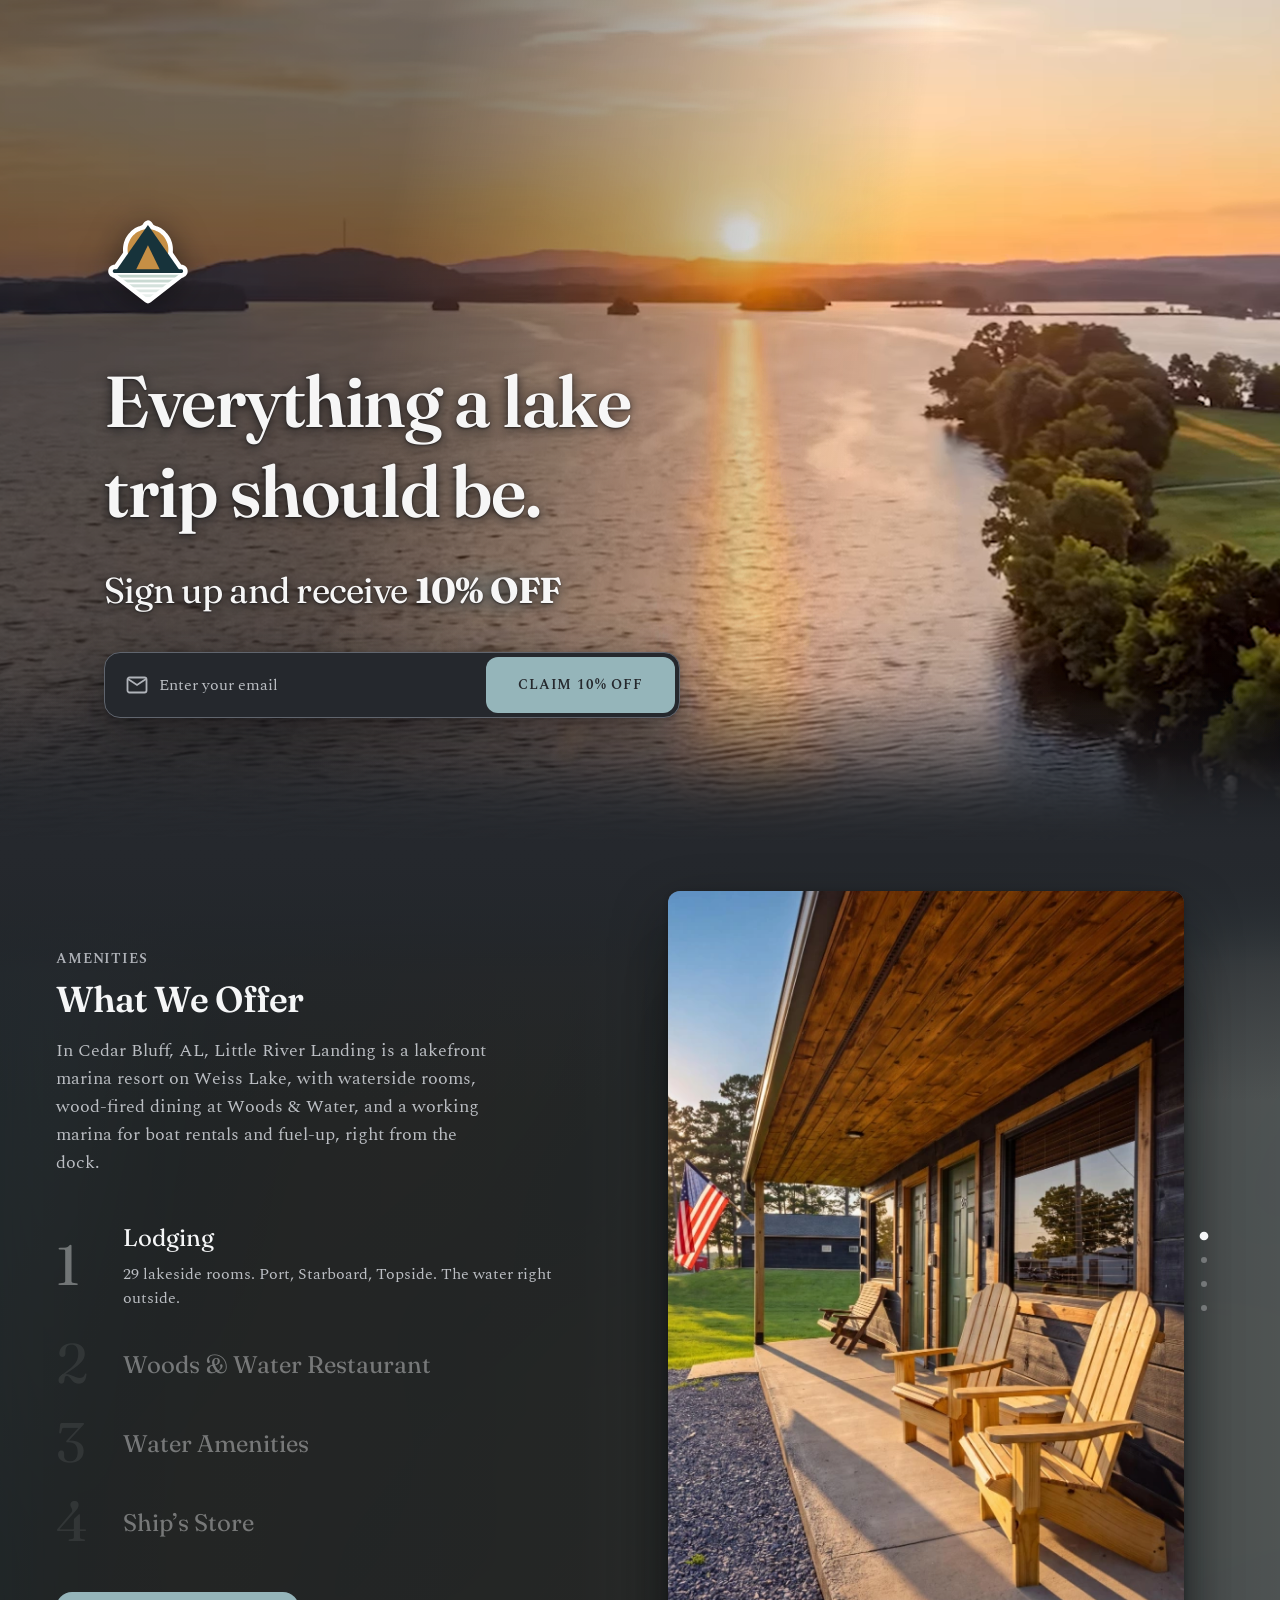
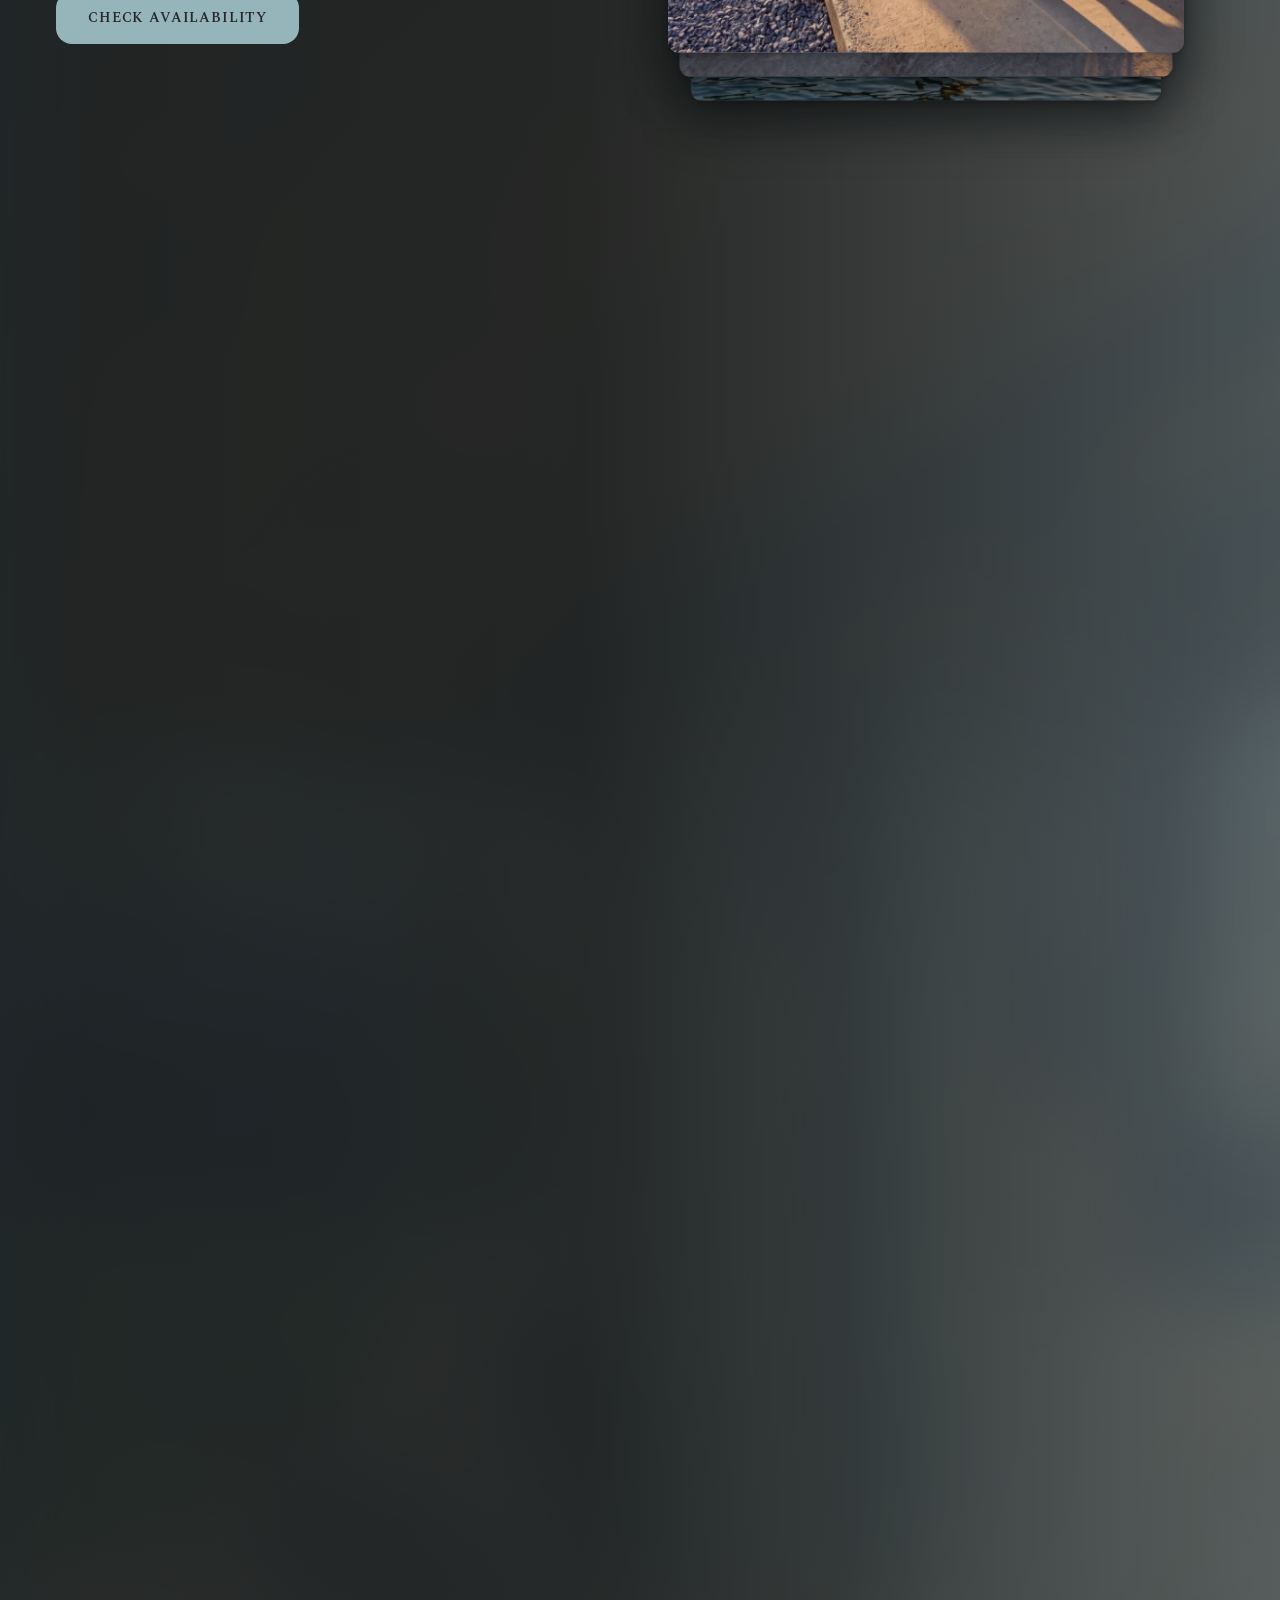
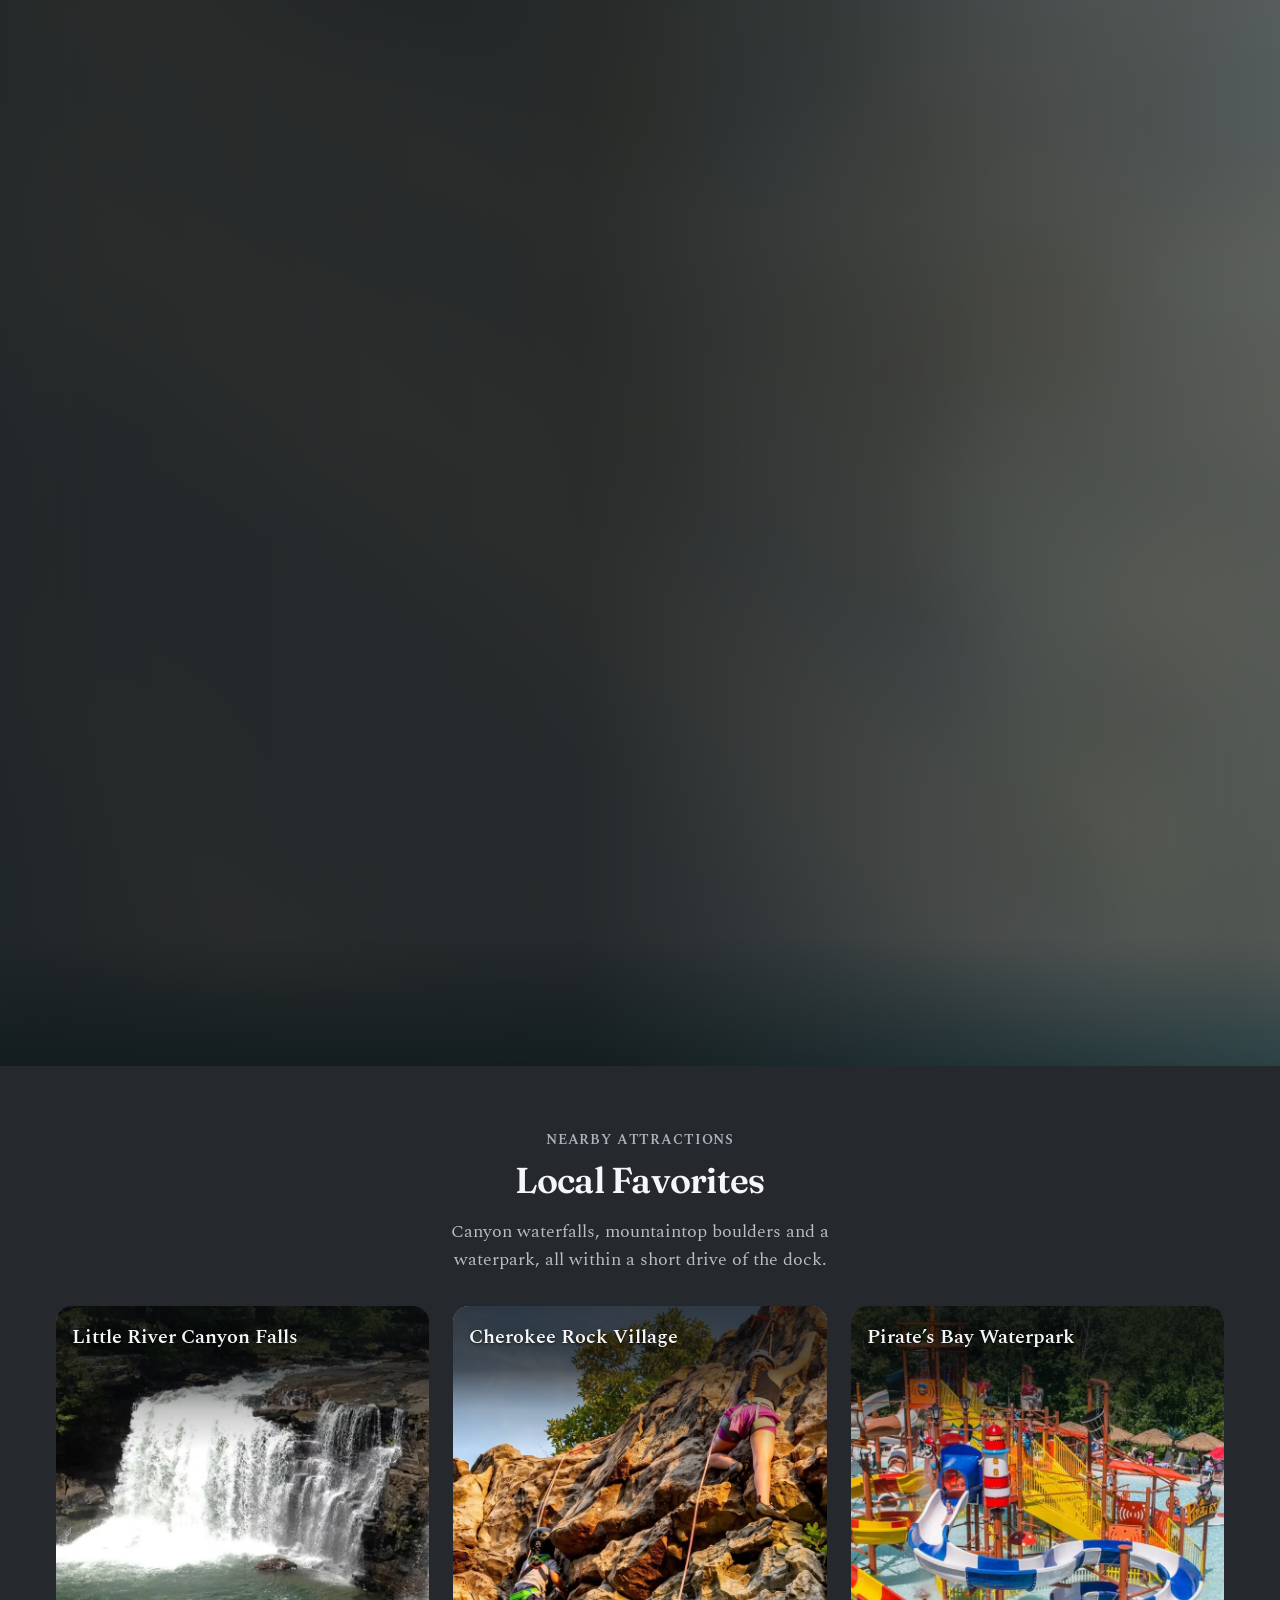
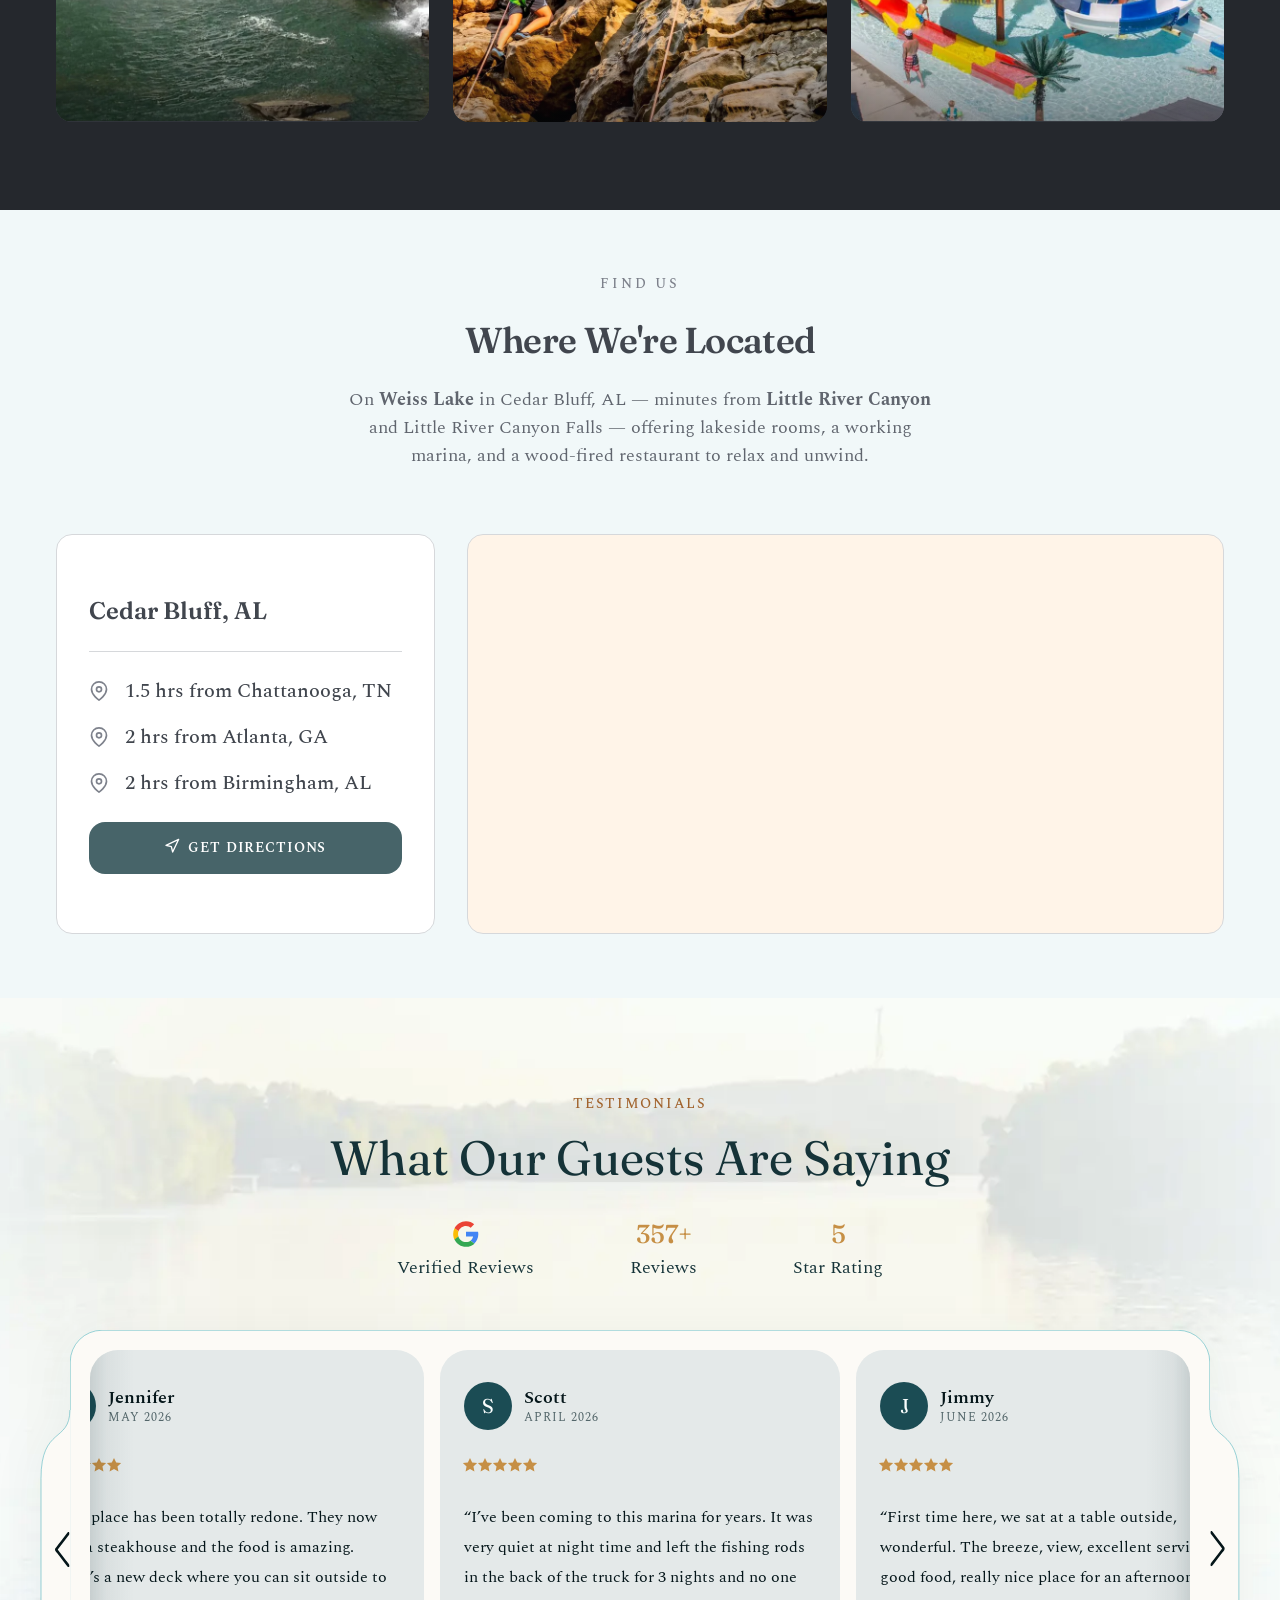
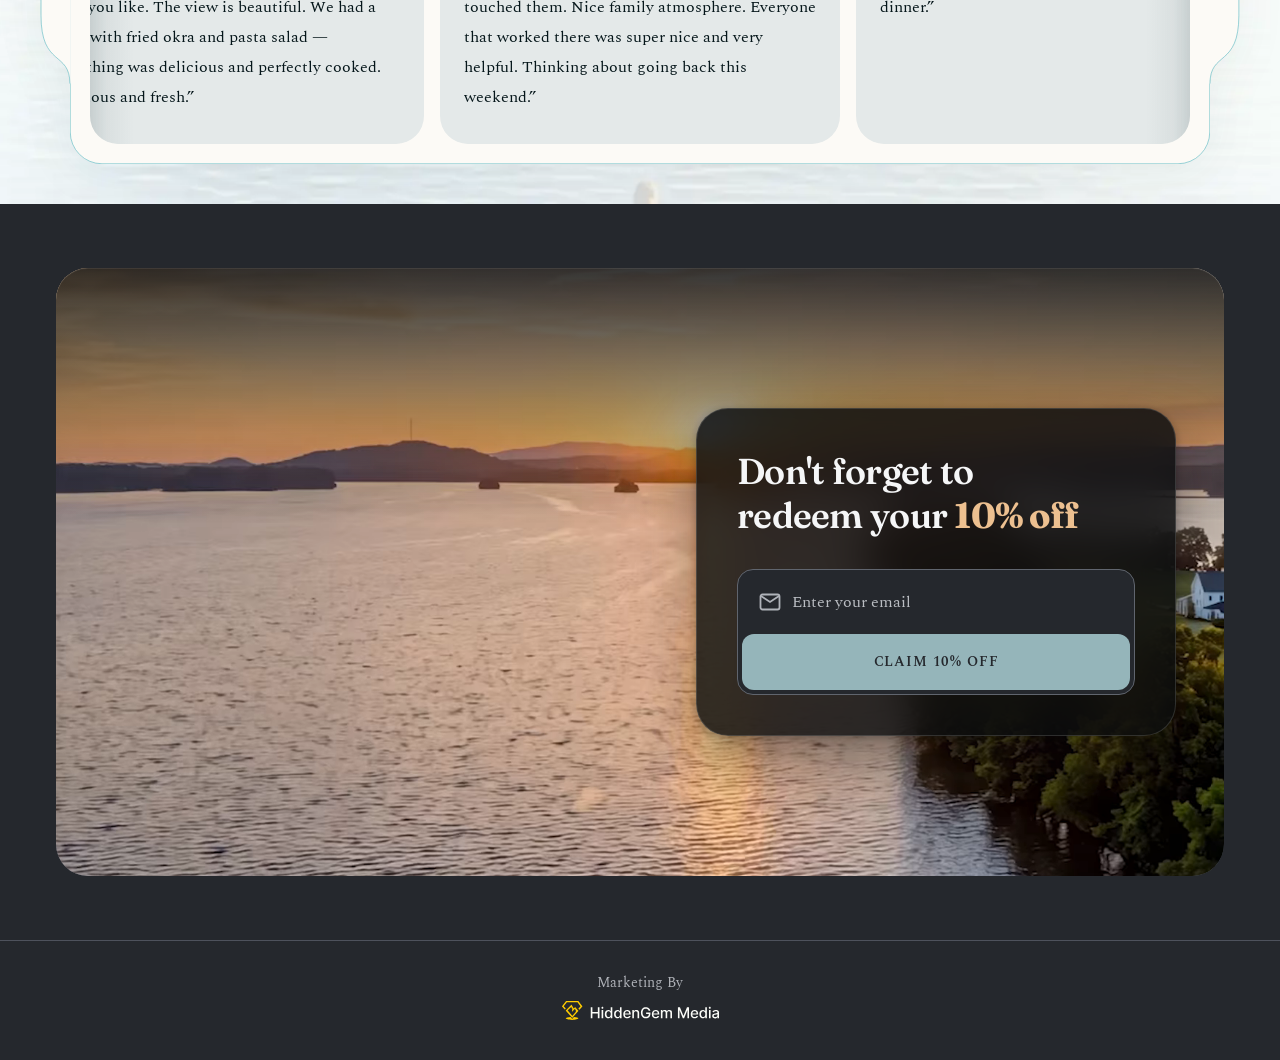
<file: signupnow.html>
<!DOCTYPE html>
<!-- The page runs the dark theme throughout: dark ground, light text, and
     dark cards and form fields. Nothing opts back into the light theme.
     data-theme nests in both directions, so putting data-theme="light" on a
     card would turn it into a fully light surface on this dark page. -->
<html lang="en" data-theme="dark">
<head>
<meta charset="utf-8">
<meta name="viewport" content="width=device-width, initial-scale=1">

<!-- ============================================================
     META PIXELS  ·  both fire PageView on every funnel page.
     The Lead event on opt-in goes to the CLIENT pixel only —
     see the signup handler in script.js.
     ============================================================ -->
<!-- Client Pixel: Little River Landing - Meta Pixel Code -->
<script>
!function(f,b,e,v,n,t,s)
{if(f.fbq)return;n=f.fbq=function(){n.callMethod?
n.callMethod.apply(n,arguments):n.queue.push(arguments)};
if(!f._fbq)f._fbq=n;n.push=n;n.loaded=!0;n.version='2.0';
n.queue=[];t=b.createElement(e);t.async=!0;
t.src=v;s=b.getElementsByTagName(e)[0];
s.parentNode.insertBefore(t,s)}(window, document,'script',
'https://connect.facebook.net/en_US/fbevents.js');
fbq('init', '1816709606431185');
fbq('track', 'PageView');
</script>
<noscript><img height="1" width="1" style="display:none"
src="https://www.facebook.com/tr?id=1816709606431185&ev=PageView&noscript=1"
/></noscript>
<!-- End Meta Pixel Code -->

<!-- HG - Meta Pixel Code -->
<script>
!function(f,b,e,v,n,t,s)
{if(f.fbq)return;n=f.fbq=function(){n.callMethod?
n.callMethod.apply(n,arguments):n.queue.push(arguments)};
if(!f._fbq)f._fbq=n;n.push=n;n.loaded=!0;n.version='2.0';
n.queue=[];t=b.createElement(e);t.async=!0;
t.src=v;s=b.getElementsByTagName(e)[0];
s.parentNode.insertBefore(t,s)}(window, document,'script',
'https://connect.facebook.net/en_US/fbevents.js');
fbq('init', '1332707158028995');
fbq('track', 'PageView');
</script>
<noscript><img height="1" width="1" style="display:none"
src="https://www.facebook.com/tr?id=1332707158028995&ev=PageView&noscript=1"
/></noscript>
<!-- End Meta Pixel Code -->

<!-- ============================================================
     EDIT ME  ·  PAGE TITLE + SOCIAL SHARE
     ============================================================ -->
<title>Little River Landing | Link in Bio</title>
<meta name="description" content="[One short sentence about the property or portfolio.]">
<meta property="og:title" content="Little River Landing">
<meta property="og:description" content="[One short sentence about the property or portfolio.]">
<meta property="og:image" content="assets/img/og-image.svg">
<meta property="og:type" content="website">
<link rel="icon" href="assets/img/logo-mark.svg">

<!-- ============================================================
     FONTS
     _template.css names the two families but does not load them.
     If you change --font-display or --font-body over there, change
     this URL to match or the page silently falls back to Georgia
     and the system sans.
     ============================================================ -->
<link rel="preconnect" href="https://fonts.googleapis.com">
<link rel="preconnect" href="https://fonts.gstatic.com" crossorigin>
<link href="https://fonts.googleapis.com/css2?family=Fraunces:opsz,wght@9..144,400;9..144,500;9..144,600;9..144,700&family=Spectral:wght@400;500;600;700&display=swap" rel="stylesheet">

<!-- ============================================================
     DESIGN SYSTEM
     Load order is load bearing:
       _template.css     tokens, reset, type scale
       styles.css        components, which consume and may override
       brand-contrast.js reads the final --brand-base and corrects
                         the ramp. Synchronous and in <head> on
                         purpose — it has to run before first paint.
                         Do not add defer or async.
     ============================================================ -->
<link rel="stylesheet" href="_template.css">
<link rel="stylesheet" href="styles.css">
<script src="brand-contrast.js"></script>

<!-- ============================================================
     SCROLL REVEAL GATE
     Opens the door for the reveal in styles.css, and it has to
     happen up here for the same reason brand-contrast.js does:
     the hidden state must be in place before the browser paints,
     or every section flashes in, disappears, and comes back.

     The two tests are the whole of the accessibility and
     no-JavaScript story. Fail either and the class is never
     added, the [data-reveal] rules never match anything, and the
     page is simply a page with everything on it. Do not move
     this to CSS and do not add defer.
     ============================================================ -->
<script>
  (function (html) {
    if (!('IntersectionObserver' in window)) return;
    if (window.matchMedia
        && window.matchMedia('(prefers-reduced-motion: reduce)').matches) return;
    html.classList.add('reveal-on');
  })(document.documentElement);
</script>
</head>

<body>

<!-- ============================================================
     1 + 2 · HERO OFFER  —  video banner, brand mark, email capture
     The hero and the offer card are one section now. The video is
     full bleed and the copy and form sit on top of it.

     To swap the footage, replace the two files in assets/video/ and
     re-cut the poster from the new first frame. Keep both formats:
     the WebM is the smaller file and the MP4 is what Safari plays.
     ============================================================ -->
<header class="hero-offer">

  <div class="hero-offer__media">
    <!-- The four attributes are not optional between them: a browser will
         only autoplay a video that is muted, and without playsinline iOS
         takes it fullscreen the moment it starts. loop is what keeps the
         12 seconds from ending on a frozen frame.

         poster is the first frame of the same clip, so the framing is
         already right at first paint and there is something to look at
         while the file arrives — it is also the whole hero for a visitor
         who asks for reduced motion, who script.js holds on it.

         The video carries no meaning the copy does not already carry, so
         it is hidden from assistive tech rather than described. -->
    <video class="hero-offer__video"
           poster="assets/video/hero-poster.webp"
           autoplay muted loop playsinline preload="auto"
           aria-hidden="true">
      <source src="assets/video/hero.webm" type="video/webm">
      <source src="assets/video/hero.mp4" type="video/mp4">
    </video>
    <!-- Both layers are doing real work. See the notes in styles.css
         before touching either: the scrim is what makes the white copy
         legible, and the seam is what removes the hard edge between
         this section and the next. -->
    <div class="hero-offer__scrim" aria-hidden="true"></div>
    <div class="hero-offer__seam" aria-hidden="true"></div>
  </div>

  <div class="hero-offer__inner">

    <!-- The logo is the only thing naming the brand now, so the alt text
         has to carry the name — it is what a screen reader reads out and
         what shows if the file fails to load. -->
    <a class="hero-offer__logo" href="[BRAND WEBSITE URL]" target="_blank" rel="noopener">
      <img src="assets/img/logo-mark.svg" alt="Little River Landing">
    </a>

    <!-- The one liner leads now, so it is the h1 — the page's primary
         heading should be the thing that reads as primary.

         KEEP IT SHORT. Measured in this column at this size, about 19
         characters or three words is the ceiling for two lines, and a
         headline running to three lines stops reading as a headline.
         The column is not widened to fit more on purpose: past roughly
         38rem the copy crosses into the part of the photo the scrim has
         already let go, and the contrast starts dropping. -->
    <h1 class="hero-offer__title type-hero">Everything a lake trip should be.</h1>

    <!-- The offer sits second. Emphasis on the amount is weight and
         light, not a size jump or a second typeface. -->
    <p class="hero-offer__offer type-section-title">
      Sign up and receive <span class="hero-offer__amount fw-bold">10% OFF</span>
    </p>

    <!-- data-subscribe-endpoint picks the GoHighLevel tag: the Netlify
         Function at that path holds the tag server-side. The campaign
         copies of this page (signupnow.html, booking.html, promo.html)
         differ from it ONLY in this attribute, on both forms. -->
    <form class="offer-form offer-form--hero" data-subscribe-endpoint="/api/subscribe/signupnow" novalidate>
      <!-- Hidden from view, not from a screen reader. The input needs an
           accessible name and a placeholder is not one — it is a hint, and
           assistive tech is not required to announce it. -->
      <label class="offer-form__label" for="hero-email">Email address</label>

      <div class="offer-form__control">
        <div class="offer-form__field">
          <span class="offer-form__icon" aria-hidden="true">
            <svg viewBox="0 0 24 24" fill="none" stroke="currentColor" stroke-width="1.8"><rect x="2.5" y="4.5" width="19" height="15" rx="2"/><path d="m3 6 9 6 9-6"/></svg>
          </span>
          <input class="offer-form__input type-body" id="hero-email" type="email" name="email" placeholder="Enter your email" required autocomplete="email">
        </div>
        <button class="btn btn--primary type-button-caps" type="submit">CLAIM 10% OFF</button>
      </div>

      <!-- Validation message. Empty and [hidden] until script.js has
           something to say; role="alert" makes it announce itself. The
           form carries novalidate so the browser's own bubble never
           competes with this line. -->
      <p class="offer-form__error type-caption" id="hero-email-error" role="alert" hidden></p>
    </form>

  </div>
</header>

<!-- ============================================================
     5 · AMENITIES  —  a pinned list beside a deck of photographs

     DESKTOP (1024px and up): the section is a scroll track four
     screens tall and the two columns pin for the whole of it, so
     what you see holds still — every amenity listed on the left
     with the one you are on lit, and a deck of photo cards on the
     right. Scrolling lifts the front card up and off to show the
     next one and moves the highlight down the list. Nothing on
     screen moves except the deck and the highlight.

     Each amenity wears a display-size numeral down its left side
     and the lit one opens its description under its name. THE
     WHOLE ROW IS PRESSABLE and goes to that amenity, as are the
     dots on the right of the deck. The
     numeral's size is doing structural work as well as visual —
     it sets the height of a closed step, so the description
     unfolds into room that was already there and the pinned
     column barely settles. Four dots down the right of the deck
     say how many there are and which one is up.

     MOBILE: one column, no pin, no deck. Each amenity carries its
     own photograph directly above its own name, which says the
     same thing by adjacency and costs a phone none of the scroll
     distance the track needs.

     FOUR THINGS HAVE TO BE KEPT IN STEP BY HAND:
       · data-step on each <li>, on each .process__card and on each
         .process__dot. These are what pair an amenity with its
         photograph and its dot, and they pair by number and not by
         position.
       · The DOM order of the cards IS the stacking order of the
         deck, front to back. It has to match the reading order of
         the list.
       · One dot per amenity in .process__dots, carrying that
         amenity's data-step AND an aria-labelledby pointing at its
         heading id. Nothing derives the count from the list, so a
         missing dot is a rail that quietly understates how much is
         left, and a wrong aria-labelledby is a jump button that
         announces the wrong amenity.
       · --process-count in styles.css, which sets the length of
         the scroll track. script.js corrects it from the real
         count on load, so this only governs the first paint — but
         it is what a visitor with no JavaScript gets.

     The numbers themselves are drawn by CSS, not typed, so adding
     or deleting an <li> renumbers the rest on its own.

     THE LEFT COLUMN CANNOT BE SCROLLED on desktop — it is pinned,
     one screen tall — so anything added to it has to fit. See the
     height gate in styles.css and re-measure it if you touch the
     intro, the titles or the descriptions.

     Photos are portrait, cropped to the deck's frame — see the
     README before dropping new ones in.

     The alt text is empty on purpose. Each photo is named by the
     step heading beside it, so filling in alt too would make a
     screen reader say the name twice.
     ============================================================ -->
<section class="section section--alt section--process" id="amenities">

  <!-- The blurred wash behind the section. Same four files as the
       frame below, at a heavy blur and darkened, so what comes
       through is the photo's colour and not its detail — the
       ground shifts warm for the restaurant and cold for the
       water as you read down. Purely decorative, so it is out of
       the accessibility tree; the photos it duplicates are already
       in the DOM below, so this costs no extra download. -->
  <div class="process__backdrop" data-process-backdrop aria-hidden="true">
    <img class="process__backdrop-img" src="assets/img/amenity-2.webp" alt="" data-step="0">
    <img class="process__backdrop-img" src="assets/img/amenity-1.webp" alt="" data-step="1">
    <img class="process__backdrop-img" src="assets/img/amenity-4.webp" alt="" data-step="2">
    <img class="process__backdrop-img" src="assets/img/amenity-3.webp" alt="" data-step="3">
  </div>

  <div class="container process">

    <!-- THE LEFT COLUMN, as one element. The wrapper exists for a
         layout reason rather than a semantic one: without it the
         intro and the list are two separate grid rows, the deck
         spans both, and a row-spanning item inflates the auto rows
         it crosses — which put 118px of empty space inside the
         intro's own row and a gap under the heading that nothing
         had asked for. Wrapped, the left column is one grid item
         with its own gap, and that gap is the only number involved.

         It is display: contents on a phone, so below the pinned
         breakpoint it dissolves and the heading, the list and the
         per-step photos flow as siblings exactly as before.

         THE DECK IS DELIBERATELY OUTSIDE IT, below. It used to sit
         between the intro and the list in source order, which is
         why wrapping "the intro through the list" swallowed it —
         the wrapper measured 1438px in a 900px frame. The two grid
         children are this column and the deck, in that order. -->
    <div class="process__col">

    <!-- The intro. Stays in the left column with the amenities it
         introduces; the photo is a sibling now rather than sitting
         inside here, because it belongs to the other column. -->
    <div class="process__aside" data-reveal-group>
      <p class="eyebrow type-eyebrow">AMENITIES</p>
      <h2 class="heading type-section-title">What We Offer</h2>
      <p class="subhead type-body-lg">In Cedar Bluff, AL, Little River Landing is a lakefront marina resort on Weiss Lake, with waterside rooms, wood-fired dining at Woods &amp; Water, and a working marina for boat rentals and fuel-up, right from the dock.</p>
    </div>

    <!-- An <ol> because the numbers are real content: a screen
         reader announces "list, 4 items" and counts them off,
         which is the same information the 01/02/03 gives a
         sighted reader. -->
    <ol class="process__steps" data-process-steps data-reveal-group>

      <li class="process__step" data-step="0">
        <!-- Below 1024px the pinned frame above is hidden and each
             amenity carries its own photo instead — a phone reads
             this as four cards, not as one picture with a list
             beside it. Same four files, so nothing extra
             downloads, and alt stays empty because the title is
             right under it. -->
        <!-- EVERY AMENITY PHOTO IS A LOOPING CLIP, here and in the deck
             on the right. Same class as the <img> it replaced, so it
             takes the photo's size, crop and radius; the still it
             replaced is the poster, so before anything has loaded, or
             without JavaScript, the section shows exactly what it used
             to. data-play-in-view hands each one to the same script as
             the closing offer's video: paused off screen, nudged if
             autoplay was refused, held on the poster under reduced
             motion. -->
        <video class="process__step-photo"
               poster="assets/img/amenity-2.webp"
               autoplay muted loop playsinline preload="metadata"
               aria-hidden="true"
               data-play-in-view>
          <source src="assets/video/lodging-1.mp4" type="video/mp4">
        </video>

        <!-- THE TAP TARGET, phone only — the whole photograph, not a
             chevron in a corner of it. It fills the photo's grid
             cell and nothing else, so the gesture is the one the
             picture already invites.

             A real <button> rather than a tap handler on the <li>,
             so it is reachable by keyboard and announced as a
             control. It carries no text of its own: aria-labelledby
             borrows the heading beside it, which is the name a
             screen reader wants anyway, and aria-expanded says what
             state the thing named in aria-controls is in.

             ABOVE 1024px THE SAME BUTTON IS THE WHOLE ROW — the
             numeral and the name — and pressing it goes to that
             amenity: it scrolls the page to where that amenity
             comes up, and the description opens there because it
             is the one you are now on. One control per amenity at
             both widths and one meaning at both, "press this
             amenity"; only what it costs to get there differs.
             script.js carries the branch, and styles.css moves the
             button off the photograph and onto the row. -->
        <button class="process__toggle" type="button"
                aria-expanded="false"
                aria-labelledby="amenity-0-title"
                aria-controls="amenity-0-desc"></button>

        <!-- Title and description in one box, so the scrim behind
             them is one box too: closed it is a band under the
             name, open it grows upward to carry the line as well.
             The box is anchored to the foot of a photograph whose
             height is fixed by aspect-ratio, so growing it moves
             nothing else on the page — it only eats into the
             picture, which is what the darkening is for. -->
        <div class="process__caption">
          <h3 class="process__title type-subsection-title fw-regular" id="amenity-0-title">Lodging</h3>
          <div class="process__desc" id="amenity-0-desc">
            <p class="process__desc-text type-body">29 lakeside rooms. Port, Starboard, Topside. The water right outside.</p>
          </div>
        </div>
      </li>

      <li class="process__step" data-step="1">
        <video class="process__step-photo"
               poster="assets/img/amenity-1.webp"
               autoplay muted loop playsinline preload="metadata"
               aria-hidden="true"
               data-play-in-view>
          <source src="assets/video/woods-and-water-1.mp4" type="video/mp4">
        </video>

        <button class="process__toggle" type="button"
                aria-expanded="false"
                aria-labelledby="amenity-1-title"
                aria-controls="amenity-1-desc"></button>

        <div class="process__caption">
          <h3 class="process__title type-subsection-title fw-regular" id="amenity-1-title">Woods &amp; Water Restaurant</h3>
          <div class="process__desc" id="amenity-1-desc">
            <p class="process__desc-text type-body">Wood-fired Southern cooking, oysters, and a deck built for sunset.</p>
          </div>
        </div>
      </li>

      <li class="process__step" data-step="2">
        <video class="process__step-photo"
               poster="assets/img/amenity-4.webp"
               autoplay muted loop playsinline preload="metadata"
               aria-hidden="true"
               data-play-in-view>
          <source src="assets/video/water-amenities-1.mp4" type="video/mp4">
        </video>

        <button class="process__toggle" type="button"
                aria-expanded="false"
                aria-labelledby="amenity-2-title"
                aria-controls="amenity-2-desc"></button>

        <div class="process__caption">
          <h3 class="process__title type-subsection-title fw-regular" id="amenity-2-title">Water Amenities</h3>
          <div class="process__desc" id="amenity-2-desc">
            <p class="process__desc-text type-body">One of two fuel docks on the lake. Pontoons, jet skis, kayaks, eFoils.</p>
          </div>
        </div>
      </li>

      <li class="process__step" data-step="3">
        <video class="process__step-photo"
               poster="assets/img/amenity-3.webp"
               autoplay muted loop playsinline preload="metadata"
               aria-hidden="true"
               data-play-in-view>
          <source src="assets/video/ships-store-1.mp4" type="video/mp4">
        </video>

        <button class="process__toggle" type="button"
                aria-expanded="false"
                aria-labelledby="amenity-3-title"
                aria-controls="amenity-3-desc"></button>

        <div class="process__caption">
          <h3 class="process__title type-subsection-title fw-regular" id="amenity-3-title">Ship&rsquo;s Store</h3>
          <div class="process__desc" id="amenity-3-desc">
            <p class="process__desc-text type-body">Bait, tackle, parts, snacks. Everything the day needs.</p>
          </div>
        </div>
      </li>

    </ol>

    <!-- THE CTA. One position in the markup, two behaviours, and
         no duplicate needed for either.

         On desktop it is the last item in the left column, so it
         lands directly under the fourth amenity with the deck
         beside it. On a phone .process__col is display: contents,
         the wrapper dissolves, and this becomes the last child of
         the section — which is the bottom of the section, where it
         belongs there. The CSS only has to change its width and
         its alignment, never its place in the document.

         External, so target and rel match every other outbound
         link on this page. rel="noopener" is not optional on a
         _blank link: without it the opened page gets a handle on
         this one through window.opener. -->
    <a class="btn btn--primary type-button-caps process__cta"
       href="https://staylittleriver.com/"
       target="_blank" rel="noopener">CHECK AVAILABILITY</a>

    </div><!-- /.process__col -->

    <!-- The column that pins: a DECK of photo cards, holding still
         on the right while the amenities read past it on the left.
         Hidden below 1024px, where each amenity carries its own.

         A deck rather than a crossfade. The cards are stacked in
         reading order with the later ones peeking out below, and
         reaching the next amenity lifts the front card up and off
         to show the one behind it. The crossfade this replaces
         said "the picture changed"; the deck says "there are four
         of these and you are on the first" — the stack itself is
         the progress indicator the numbers on the left duplicate.

         Each photo is wrapped in a card because the card is what
         moves and the photo is what fills it: the radius, the
         shadow and the shade-when-behind all belong to the card,
         and putting them on a transformed <img> would mean the
         overflow clip and the transform fight over the same box.

         data-step is on the card and pairs it with the step of the
         same number on the left. Keep them in order by hand — the
         DOM order is also the stacking order. -->
    <div class="process__media" data-process-media data-reveal="fade">
      <div class="process__card" data-step="0">
        <video class="process__photo"
               poster="assets/img/amenity-2.webp"
               autoplay muted loop playsinline preload="metadata"
               aria-hidden="true"
               data-play-in-view>
          <source src="assets/video/lodging-1.mp4" type="video/mp4">
        </video>
      </div>
      <div class="process__card" data-step="1">
        <video class="process__photo"
               poster="assets/img/amenity-1.webp"
               autoplay muted loop playsinline preload="metadata"
               aria-hidden="true"
               data-play-in-view>
          <source src="assets/video/woods-and-water-1.mp4" type="video/mp4">
        </video>
      </div>
      <div class="process__card" data-step="2">
        <video class="process__photo"
               poster="assets/img/amenity-4.webp"
               autoplay muted loop playsinline preload="metadata"
               aria-hidden="true"
               data-play-in-view>
          <source src="assets/video/water-amenities-1.mp4" type="video/mp4">
        </video>
      </div>
      <div class="process__card" data-step="3">
        <video class="process__photo"
               poster="assets/img/amenity-3.webp"
               autoplay muted loop playsinline preload="metadata"
               aria-hidden="true"
               data-play-in-view>
          <source src="assets/video/ships-store-1.mp4" type="video/mp4">
        </video>
      </div>

      <!-- THE DOTS. A rail down the right of the deck saying how many
           amenities there are and which one is up — the same thing
           the lit title and the depth of the stack say, in the one
           form that can be taken in without reading anything — and
           now also the way to jump to one.

           REAL <button>s, because they are real controls: clicking
           one scrolls the page to that amenity's place in the track,
           which is the only way to reach a specific amenity in a
           section that is otherwise driven by scroll position alone.
           That is also why they are not aria-hidden. Four buttons
           named the same as the four list items is not the list read
           twice — the list is text and these are a jump control, and
           a screen reader user gets the same shortcut a mouse user
           does. aria-labelledby borrows each amenity's own heading
           rather than repeating its name here, so the two can never
           drift apart.

           The rail is DISPLAY: NONE UNTIL SCRIPT.JS HAS RUN, which
           is what keeps that honest. Without JavaScript there is no
           highlight to indicate and no scrolling to do — the deck is
           one flat photograph — so four buttons that light nothing
           and go nowhere would be worse than no rail at all.

           data-step pairs a dot with its amenity the same way the
           cards do, by number rather than by position. -->
      <div class="process__dots" data-process-dots>
        <button class="process__dot" type="button" data-step="0" aria-labelledby="amenity-0-title"></button>
        <button class="process__dot" type="button" data-step="1" aria-labelledby="amenity-1-title"></button>
        <button class="process__dot" type="button" data-step="2" aria-labelledby="amenity-2-title"></button>
        <button class="process__dot" type="button" data-step="3" aria-labelledby="amenity-3-title"></button>
      </div>
    </div>
  </div>
</section>

<!-- ============================================================
     6 · LOCAL FAVORITES  —  the amenity card, made clickable
     Same card as section 5 and deliberately so: photo as the whole
     card, name over the top left, a line about the place in a
     panel across the bottom, and the same accordion on desktop.

     The one difference is the tag. An amenity is a <figure>
     because it goes nowhere; a favorite is an <a> because it
     opens the place's page. That is also why the caption is a
     <span> here rather than a <figcaption> — <figcaption> is only
     valid inside a <figure>, and the styling never depended on
     the tag.

     The link takes its accessible name from the visible title
     inside it, which is why alt is empty for the same reason it
     is empty on an amenity: filling it in would make a screen
     reader say the place twice before reading the description.

     Add or remove an <a> freely — the row divides itself evenly.
     ============================================================ -->
<section class="section" id="local">
  <div class="container center" data-reveal-group>
    <p class="eyebrow type-eyebrow">NEARBY ATTRACTIONS</p>
    <h2 class="heading type-section-title">Local Favorites</h2>
    <p class="subhead type-body-lg">Canyon waterfalls, mountaintop boulders and a waterpark, all within a short drive of the dock.</p>
  </div>

  <div class="slider slider--even" data-slider>
    <div class="slider__track" data-reveal-group="settle">

      <a class="tall-card" href="https://www.nationalparks.org/explore/parks/little-river-canyon-national-preserve" target="_blank" rel="noopener">
        <img class="tall-card__img" src="assets/img/favorite-1.webp" alt="">
        <span class="tall-card__caption">
          <span class="tall-card__title type-card-title">Little River Canyon Falls</span>
          <span class="tall-card__panel">
            <span class="tall-card__desc type-caption">A waterfall at the head of the canyon, in Little River Canyon National Preserve.</span>
          </span>
        </span>
      </a>

      <a class="tall-card" href="https://www.cherokeerockvillage.com/" target="_blank" rel="noopener">
        <img class="tall-card__img" src="assets/img/favorite-2.webp" alt="">
        <span class="tall-card__caption">
          <span class="tall-card__title type-card-title">Cherokee Rock Village</span>
          <span class="tall-card__panel">
            <span class="tall-card__desc type-caption">Sandstone boulders and climbing routes on Lookout Mountain, above Weiss Lake.</span>
          </span>
        </span>
      </a>

      <a class="tall-card" href="https://www.greatescapesrvresorts.com/pirates-bay-waterpark?_gl=1*1mfipbo*_up*MQ..*_ga*MTk3MDc3MjczNy4xNzg3ODQ0MjU5*_ga_6VXVLF3PR3*czE3ODc4NDQyNTkkbzEkZzAkdDE3ODc4NDQyNTkkajYwJGwwJGgw*_ga_YKS8LK5TD0*czE3ODc4NDQyNTkkbzEkZzAkdDE3ODc4NDQyNTkkajYwJGwwJGg0Mzk4NzcyNzM" target="_blank" rel="noopener">
        <img class="tall-card__img" src="assets/img/favorite-3.webp" alt="">
        <span class="tall-card__caption">
          <span class="tall-card__title type-card-title">Pirate&rsquo;s Bay Waterpark</span>
          <span class="tall-card__panel">
            <span class="tall-card__desc type-caption">A pirate-themed waterpark at Great Escapes RV Resorts in Leesburg.</span>
          </span>
        </span>
      </a>

    </div>
  </div>
</section>

<!-- ============================================================
     7 · WHERE WE'RE LOCATED  —  copy + map + drive times
     Wrap any place name in <strong> to make it stand out.

     The heading is one line: the section names itself and the
     lead does the welcoming, so a second italic line under it
     would only repeat the job. Keep it short — the display face
     at this size wraps badly past four or five words. The
     eyebrow is the place, in two or three words; at this
     tracking a longer label falls apart. It is the label on its
     own — no rule beside it, since a centred stack does not need
     a mark to tell you where it starts.
     ============================================================ -->
<section class="section section--map" id="location" data-theme="light">
  <div class="container">
    <div class="location-intro" data-reveal-group>
      <p class="location-intro__eyebrow type-eyebrow-wide">FIND US</p>

      <h2 class="location-intro__title type-section-title">
        <span class="location-intro__line">Where We're Located</span>
      </h2>

      <p class="location-intro__lead type-body-lg">
        On <strong>Weiss Lake</strong> in Cedar Bluff, AL &mdash; minutes from
        <strong>Little River Canyon</strong> and Little River Canyon Falls &mdash;
        offering lakeside rooms, a working marina, and a wood-fired restaurant
        to relax and unwind.
      </p>
    </div>
    <div class="location-grid">

      <!-- THE MAP — first in the source on purpose.
           On a phone it belongs directly under the heading, and putting
           it first here means the reading order a screen reader follows
           is the order the page is actually in. The desktop breakpoint
           places it in the second column explicitly, so the two-column
           layout is unaffected.
           This is the live Google embed, keyed on the street address
           rather than a place ID so it survives the listing being
           renamed. To move the property, edit the q= address here and
           the destination= address on the directions button below —
           they are the same address written twice on purpose, since
           the embed and the directions URL take different formats. -->
      <div class="location-map" data-reveal="settle">
        <iframe src="https://www.google.com/maps?q=1780+County+Rd+102,+Cedar+Bluff,+AL+35959&z=13&output=embed" title="Map showing Little River Landing at 1780 County Rd 102, Cedar Bluff, AL" loading="lazy" referrerpolicy="no-referrer-when-downgrade" allowfullscreen></iframe>
      </div>

      <!-- THE DETAIL — the place, then how far out it is.
           The card names the town and gives the distances to it;
           the street address is not printed, it lives in the
           destination= parameter on the route button, which is the
           only place a guest actually needs it. -->
      <div class="location-detail" data-reveal-group>

        <div class="address-card">
          <h3 class="address-card__name type-subsection-title">Cedar Bluff, AL</h3>

          <!-- Drive times, one pin each. Titles only: at three items
               the distance IS the content, so a body line under each
               would only pad the card. -->
          <ul class="directions">
            <li class="directions__item">
              <p class="directions__title type-card-title fw-medium">
                <span class="icon icon--pin" aria-hidden="true"></span>1.5 hrs from Chattanooga, TN
              </p>
            </li>

            <li class="directions__item">
              <p class="directions__title type-card-title fw-medium">
                <span class="icon icon--pin" aria-hidden="true"></span>2 hrs from Atlanta, GA
              </p>
            </li>

            <li class="directions__item">
              <p class="directions__title type-card-title fw-medium">
                <span class="icon icon--pin" aria-hidden="true"></span>2 hrs from Birmingham, AL
              </p>
            </li>
          </ul>

          <a class="btn btn--primary type-button-caps" href="https://www.google.com/maps/dir/?api=1&amp;destination=1780+County+Rd+102%2C+Cedar+Bluff%2C+AL+35959" target="_blank" rel="noopener">
            <span class="icon icon--sm icon--route" aria-hidden="true"></span>GET DIRECTIONS
          </a>
        </div>
      </div>

    </div>
  </div>
</section>

<!-- ============================================================
     8 · TESTIMONIALS  —  trust row + looping review rail
     Matches the testimonial block on little-river-landing-website:
     lake photo behind, cream panel with a 0.5px teal outline, four
     tinted cards, and a curved tab on each side that steps the rail.

     The section is a light island on the dark page (data-theme="light"),
     and every colour it uses is declared on .reviews in styles.css so
     the block matches the reference exactly rather than the page ramp.

     Review count, rating and dates are placeholders to confirm.
     ============================================================ -->
<section class="section reviews" id="reviews" data-theme="light" aria-labelledby="reviews-title">
  <!-- Glyphs used only in this section. Kept here rather than in a
       page-wide sprite so the block travels whole between pages. -->
  <svg class="reviews__sprite" width="0" height="0" aria-hidden="true" focusable="false">
    <symbol id="lrl-star" viewBox="0 0 24 24"><path d="M12 2.5l2.9 6.1 6.6.8-4.9 4.6 1.3 6.6L12 17.3l-5.9 3.3 1.3-6.6L2.5 9.4l6.6-.8L12 2.5z"/></symbol>
    <symbol id="lrl-chevron-rail" viewBox="7.1665 121.3721 14.5377 35.2539"><path d="M20.8624 121.374C21.6416 121.298 21.8814 123.201 21.4685 123.865C21.2806 124.167 21.0918 124.374 20.8832 124.641L19.6977 126.164L13.4135 134.349L11.0913 137.362C10.8425 137.682 10.5745 137.959 10.3206 138.292C10.0133 138.694 9.89377 138.931 10.2119 139.433C10.4101 139.788 10.7576 140.064 10.968 140.378C11.3213 140.905 11.7349 141.355 12.1016 141.847L17.2487 148.62C17.6274 149.116 18.0441 149.371 18.3448 150.055C18.4018 150.184 18.9969 150.649 19.0838 150.807C19.4011 151.386 19.705 151.784 20.1365 152.204C20.2381 152.303 20.4474 152.674 20.5613 152.82C20.9354 153.299 21.2895 153.806 21.6348 154.32C21.6777 154.988 21.8228 155.391 21.4969 156.017C21.1016 156.777 20.5569 156.77 20.0358 156.303C19.2232 155.476 18.3607 154.23 17.6104 153.261L13.091 147.38L9.45133 142.668C8.832 141.873 8.20003 141.098 7.59763 140.278C7.14633 139.664 6.99508 138.631 7.40862 137.917C7.74838 137.33 8.22658 136.815 8.62677 136.289C10.0774 134.382 11.5758 132.553 13.0388 130.659L17.6056 124.723C18.3484 123.75 19.1192 122.629 19.9199 121.735C20.1142 121.518 20.6036 121.425 20.8624 121.374Z"/></symbol>
  </svg>

  <!-- The photo is pre-washed to the section colour at its edges,
       so it sits at full opacity with no scrim over it. -->
  <div class="reviews__bg" aria-hidden="true">
    <img class="reviews__bg-img" src="assets/img/testimonials-bg.webp" width="1440" height="736" alt="" loading="lazy" decoding="async">
  </div>

  <div class="container">
    <div class="reviews__head" data-reveal-group>
      <p class="eyebrow type-eyebrow">TESTIMONIALS</p>
      <h2 class="heading" id="reviews-title">What Our Guests Are Saying</h2>
    </div>

    <!-- Trust row: three value-over-label columns, one row at every width. -->
    <div class="reviews__summary" data-reveal-group>
      <div class="review-stat">
        <span class="review-stat__value review-stat__value--logo">
          <svg class="review-stat__logo" viewBox="0 0 24 24" aria-hidden="true" focusable="false">
            <path fill="#EA4335" d="M12 5.04c1.94 0 3.28.84 4.04 1.54l2.95-2.88C17.2 2.02 14.84 1 12 1 7.7 1 3.99 3.47 2.18 7.07l3.38 2.62C6.4 7.17 8.97 5.04 12 5.04Z"/>
            <path fill="#4285F4" d="M22.56 12.25c0-.9-.08-1.56-.25-2.25H12v4.09h6.06c-.12 1.02-.78 2.55-2.25 3.58l3.29 2.55c1.97-1.82 3.46-4.5 3.46-7.97Z"/>
            <path fill="#FBBC05" d="M5.56 14.31A6.99 6.99 0 0 1 5.18 12c0-.8.14-1.58.37-2.31L2.17 7.07A11.02 11.02 0 0 0 1 12c0 1.77.42 3.45 1.17 4.93l3.39-2.62Z"/>
            <path fill="#34A853" d="M12 23c2.97 0 5.46-.98 7.28-2.66l-3.29-2.55c-.9.62-2.08 1.06-3.99 1.06-3.03 0-5.6-2-6.52-4.76l-3.38 2.62C3.91 20.53 7.64 23 12 23Z"/>
          </svg>
        </span>
        <span class="review-stat__label">Verified Reviews</span>
      </div>
      <div class="review-stat">
        <span class="review-stat__value" data-count="400" data-count-suffix="+">400+</span>
        <span class="review-stat__label">Reviews</span>
      </div>
      <div class="review-stat">
        <span class="review-stat__value">5</span>
        <span class="review-stat__label">Star Rating</span>
      </div>
    </div>

    <!-- THE RAIL. data-rail-loop makes script.js clone the card set
         either side of itself, so both edges always show a neighbour
         and Next/Prev never run out. data-rail-persist keeps the tabs
         on screen even when every card fits.

         Add or remove cards freely — any count works. The centred
         card is always whole; its neighbours peek equally either
         side. On phones the tabs are hidden and a thumb swipes. -->
    <div class="review-rail" data-reveal="fade">
      <div class="review-rail__panel">
        <!-- The 0.5px outline is an SVG rect, not a CSS border, so it
             anti-aliases to the same weight as the tabs' stroke. -->
        <svg class="review-rail__outline" width="0" height="0" aria-hidden="true" focusable="false"><rect/></svg>
        <div class="review-rail__viewport" data-rail-scroller data-rail-loop>
          <div class="review-rail__track" data-rail-items>

            <article class="review">
              <header class="review__head">
                <span class="review__avatar" aria-hidden="true">J</span>
                <div>
                  <p class="review__name">Jimmy</p>
                  <p class="review__date"><time datetime="2026-06">June 2026</time></p>
                </div>
              </header>
              <span class="review__stars" role="img" aria-label="Rated 5 out of 5">
                <svg class="review__star" aria-hidden="true"><use href="#lrl-star"/></svg><svg class="review__star" aria-hidden="true"><use href="#lrl-star"/></svg><svg class="review__star" aria-hidden="true"><use href="#lrl-star"/></svg><svg class="review__star" aria-hidden="true"><use href="#lrl-star"/></svg><svg class="review__star" aria-hidden="true"><use href="#lrl-star"/></svg>
              </span>
              <p class="review__body">&ldquo;First time here, we sat at a table outside, wonderful. The breeze, view, excellent service, good food, really nice place for an afternoon dinner.&rdquo;</p>
              <button class="review__more" type="button" data-read-more>Read More</button>
            </article>

            <article class="review">
              <header class="review__head">
                <span class="review__avatar" aria-hidden="true">A</span>
                <div>
                  <p class="review__name">Andrea</p>
                  <p class="review__date"><time datetime="2026-05">May 2026</time></p>
                </div>
              </header>
              <span class="review__stars" role="img" aria-label="Rated 5 out of 5">
                <svg class="review__star" aria-hidden="true"><use href="#lrl-star"/></svg><svg class="review__star" aria-hidden="true"><use href="#lrl-star"/></svg><svg class="review__star" aria-hidden="true"><use href="#lrl-star"/></svg><svg class="review__star" aria-hidden="true"><use href="#lrl-star"/></svg><svg class="review__star" aria-hidden="true"><use href="#lrl-star"/></svg>
              </span>
              <p class="review__body">&ldquo;Great location. Reminded me of Ozark. I kept thinking, Ruth is gonna walk up any minute! We had a view of the lake through the trees from the little porch outside the room. The marina has a store and a restaurant. The restaurant was very good. Beautiful view from the deck though. This is close to Cedar Bluff and convenient to restaurants and stores.&rdquo;</p>
              <button class="review__more" type="button" data-read-more>Read More</button>
            </article>

            <article class="review">
              <header class="review__head">
                <span class="review__avatar" aria-hidden="true">J</span>
                <div>
                  <p class="review__name">Jennifer</p>
                  <p class="review__date"><time datetime="2026-05">May 2026</time></p>
                </div>
              </header>
              <span class="review__stars" role="img" aria-label="Rated 5 out of 5">
                <svg class="review__star" aria-hidden="true"><use href="#lrl-star"/></svg><svg class="review__star" aria-hidden="true"><use href="#lrl-star"/></svg><svg class="review__star" aria-hidden="true"><use href="#lrl-star"/></svg><svg class="review__star" aria-hidden="true"><use href="#lrl-star"/></svg><svg class="review__star" aria-hidden="true"><use href="#lrl-star"/></svg>
              </span>
              <p class="review__body">&ldquo;This place has been totally redone. They now have a steakhouse and the food is amazing. There&rsquo;s a new deck where you can sit outside to eat if you like. The view is beautiful. We had a steak with fried okra and pasta salad &mdash; everything was delicious and perfectly cooked. Delicious and fresh.&rdquo;</p>
              <button class="review__more" type="button" data-read-more>Read More</button>
            </article>

            <article class="review">
              <header class="review__head">
                <span class="review__avatar" aria-hidden="true">S</span>
                <div>
                  <p class="review__name">Scott</p>
                  <p class="review__date"><time datetime="2026-04">April 2026</time></p>
                </div>
              </header>
              <span class="review__stars" role="img" aria-label="Rated 5 out of 5">
                <svg class="review__star" aria-hidden="true"><use href="#lrl-star"/></svg><svg class="review__star" aria-hidden="true"><use href="#lrl-star"/></svg><svg class="review__star" aria-hidden="true"><use href="#lrl-star"/></svg><svg class="review__star" aria-hidden="true"><use href="#lrl-star"/></svg><svg class="review__star" aria-hidden="true"><use href="#lrl-star"/></svg>
              </span>
              <p class="review__body">&ldquo;I&rsquo;ve been coming to this marina for years. It was very quiet at night time and left the fishing rods in the back of the truck for 3 nights and no one touched them. Nice family atmosphere. Everyone that worked there was super nice and very helpful. Thinking about going back this weekend.&rdquo;</p>
              <button class="review__more" type="button" data-read-more>Read More</button>
            </article>

          </div>
        </div>
      </div>

      <!-- The tabs. Each is a transparent hit target that reaches 16px
           past the tab; the inline SVG draws the cream tab with its
           S-curve shoulders, overlapping the panel edge by 1px so the
           outline runs unbroken from panel onto tab. Next is the same
           asset mirrored. type="button" so they never submit a form. -->
      <div class="review-rail__nav" data-rail-nav data-rail-persist>
        <button class="review-rail__btn" type="button" data-rail-prev aria-label="Previous reviews">
          <svg class="review-rail__tab" viewBox="0 0 29.8711 273.669" width="0" height="0" aria-hidden="true" focusable="false"><path class="review-rail__tab-fill" d="M29.8711 0H28.8711C28.8711 32.9784 0 16.1357 0 68.4219V205.247C0 257.533 28.8711 240.691 28.8711 273.669H29.8711Z"/><path class="review-rail__tab-line" d="M28.8711 0C28.8711 32.9784 0 16.1357 0 68.4219V205.247C0 257.533 28.8711 240.691 28.8711 273.669"/></svg>
          <svg class="review-rail__glyph" aria-hidden="true" focusable="false"><use href="#lrl-chevron-rail"/></svg>
        </button>
        <button class="review-rail__btn" type="button" data-rail-next aria-label="Next reviews">
          <svg class="review-rail__tab" viewBox="0 0 29.8711 273.669" width="0" height="0" aria-hidden="true" focusable="false"><path class="review-rail__tab-fill" d="M29.8711 0H28.8711C28.8711 32.9784 0 16.1357 0 68.4219V205.247C0 257.533 28.8711 240.691 28.8711 273.669H29.8711Z"/><path class="review-rail__tab-line" d="M28.8711 0C28.8711 32.9784 0 16.1357 0 68.4219V205.247C0 257.533 28.8711 240.691 28.8711 273.669"/></svg>
          <svg class="review-rail__glyph" aria-hidden="true" focusable="false"><use href="#lrl-chevron-rail"/></svg>
        </button>
      </div>
    </div>
  </div>
</section>

<!-- ============================================================
     9 · CLOSING OFFER  —  same offer as section 2, restated
     The hero's footage and a card laid over it, not a split. The card
     straddles the photo's edge — part of it on the picture, part
     of it on the plate behind — so the block reads as one
     layered object rather than two panels sitting side by side.

     It carries data-theme="dark" in the markup, so it stays a
     dark closing plate whichever theme the page is set to. Swap
     that attribute to "light" for the inverse.
     ============================================================ -->
<section class="section" id="claim">
  <div class="container">
    <div class="claim" data-theme="dark" data-reveal-group>

      <!-- THE FOOTAGE — the same clip as the hero, restated with the
           offer, the way the copy is. A band across the top on a
           phone, the left three quarters of the plate on a desktop,
           so one file has to survive both crops.

           Same four attributes as the hero, autoplay included: a
           scripted play() is a second thing that can be refused, and
           the browser starting it itself is the path that is known to
           work on this page. Both Chrome and Safari hold an
           offscreen muted autoplay until it scrolls into view on
           their own, so the attribute does not cost a load up front
           the way it reads. script.js pauses it again on the way out
           and holds it on the poster under reduced motion. -->
      <figure class="claim__media" data-reveal="settle">
        <video class="claim__video"
               poster="assets/video/hero-poster.webp"
               autoplay muted loop playsinline preload="metadata"
               aria-hidden="true"
               data-play-in-view>
          <source src="assets/video/hero.webm" type="video/webm">
          <source src="assets/video/hero.mp4" type="video/mp4">
        </video>

        <!-- A vignette over the top of the photograph, so the plate's
             top corners and the lip highlight along them have
             something to sit against whatever the picture is doing
             up there. -->
        <span class="claim__veil" aria-hidden="true"></span>
      </figure>

      <!-- THE OFFER — the card that overlaps the photograph -->
      <div class="claim__card">
        <!-- No <br>. The card is a fixed 480px rail on a desktop and
             the full width of the plate on a phone, so a hand placed
             break is right at one of those and wrong at the other.
             text-wrap: balance arrives with .type-section-title and
             evens the lines out at whichever width it lands on. -->
        <h2 class="claim__title type-section-title">
          Don't forget to redeem your <span class="claim__amount">10% off</span>
        </h2>

        <!-- Same endpoint as the hero form — see the note there. -->
        <form class="offer-form offer-form--claim" data-subscribe-endpoint="/api/subscribe/signupnow" novalidate>
          <!-- Invisible on screen, not to a screen reader. See the note on
               the hero's copy of this label. -->
          <label class="offer-form__label" for="closing-email">Email address</label>

          <div class="offer-form__control">
            <div class="offer-form__field">
              <span class="offer-form__icon" aria-hidden="true">
                <svg viewBox="0 0 24 24" fill="none" stroke="currentColor" stroke-width="1.8"><rect x="2.5" y="4.5" width="19" height="15" rx="2"/><path d="m3 6 9 6 9-6"/></svg>
              </span>
              <input class="offer-form__input type-body" id="closing-email" type="email" name="email" placeholder="Enter your email" required autocomplete="email">
            </div>
            <button class="btn btn--primary type-button-caps" type="submit">CLAIM 10% OFF</button>
          </div>

          <!-- Validation message — see the note on the hero's copy. -->
          <p class="offer-form__error type-caption" id="closing-email-error" role="alert" hidden></p>
        </form>
      </div>

    </div>
  </div>
</section>

<!-- ============================================================
     10 · FOOTER
     ============================================================ -->
<footer class="footer" data-reveal-group>
  <p class="footer__label type-caption">Marketing By</p>
  <a class="footer__logo" href="https://hiddengem.media" target="_blank" rel="noopener">
    <!-- The wordmark is a single SVG, so it stays sharp at any size and
         the gold mark keeps its colour on the dark page. It is 157x19 —
         an 8:1 wordmark — so it is capped by WIDTH in styles.css, not
         by height the way the hero's logo is. alt names the agency
         rather than describing the mark: the link goes to them, and
         that is what a screen reader needs to hear. -->
    <img src="assets/img/hiddengem-logo.svg" alt="Hidden Gem Media" width="157" height="19">
  </a>
</footer>

<script src="script.js"></script>
</body>
</html>
</file>
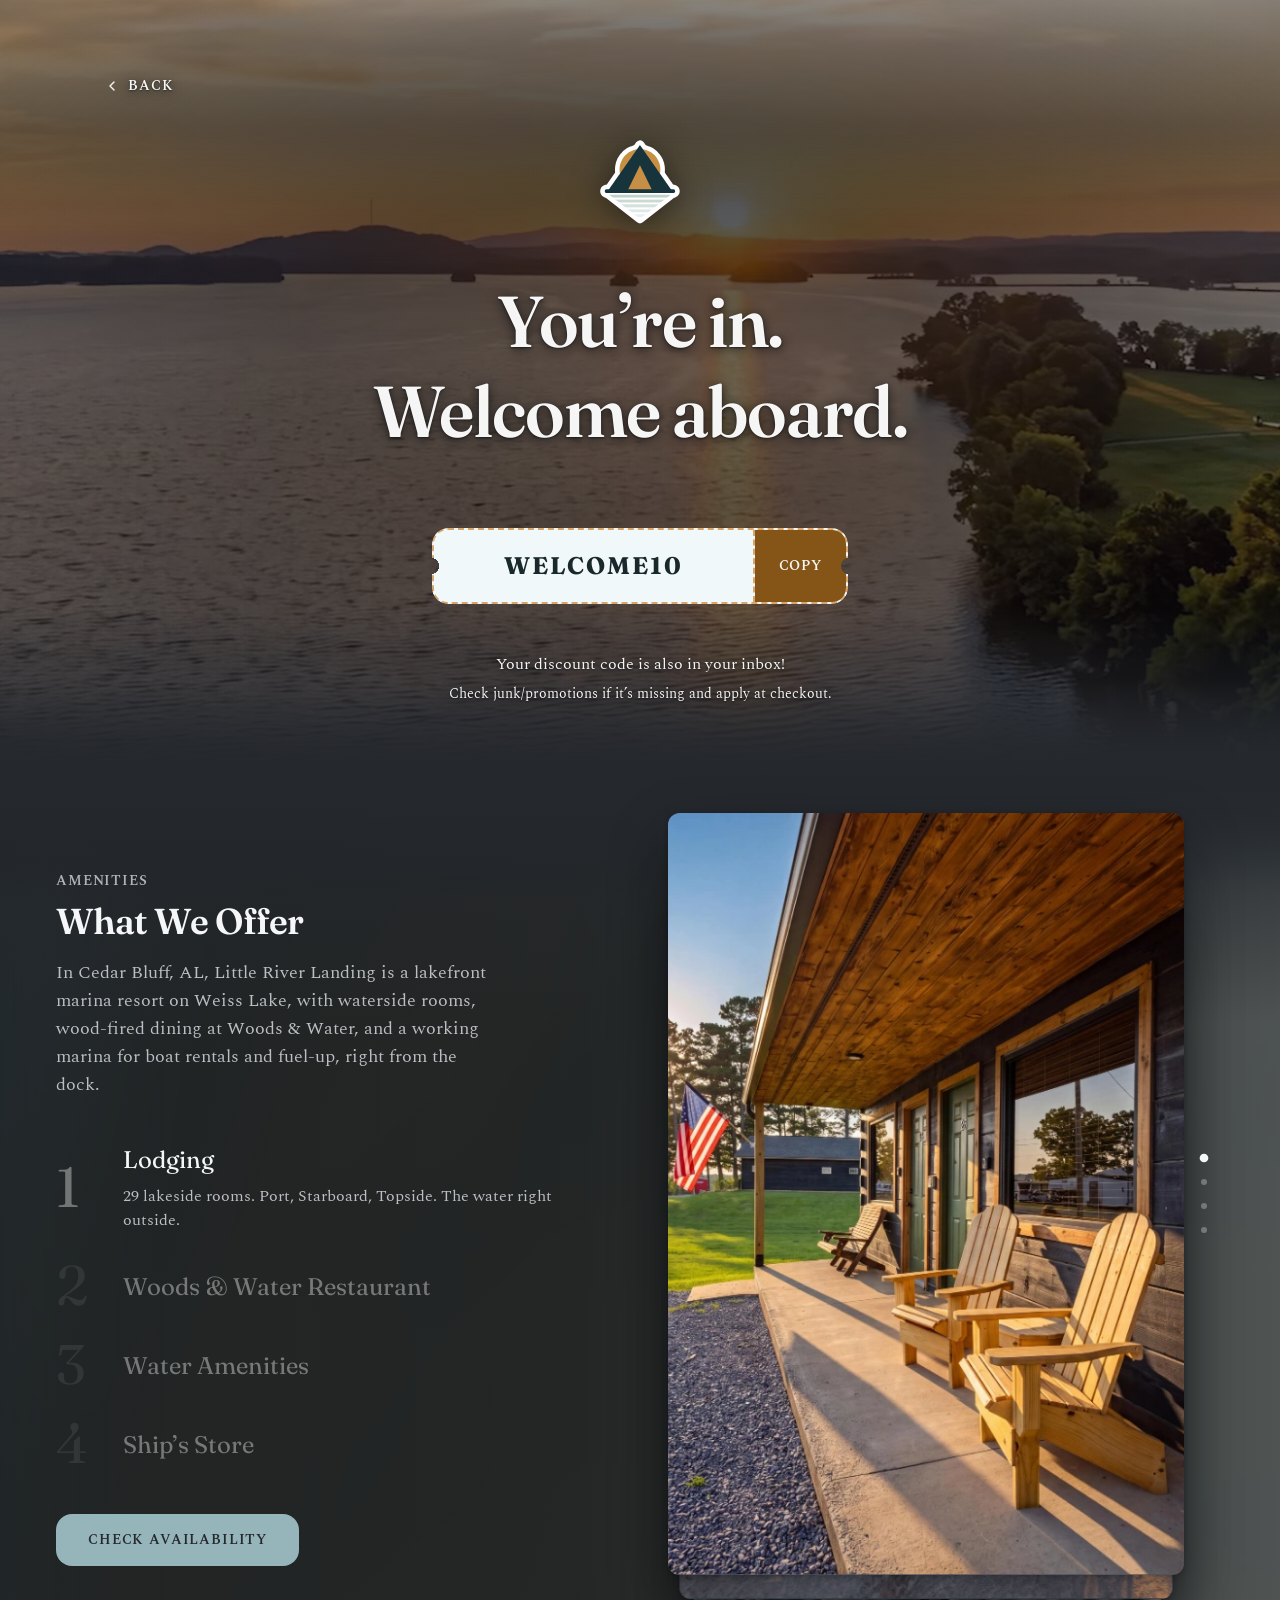
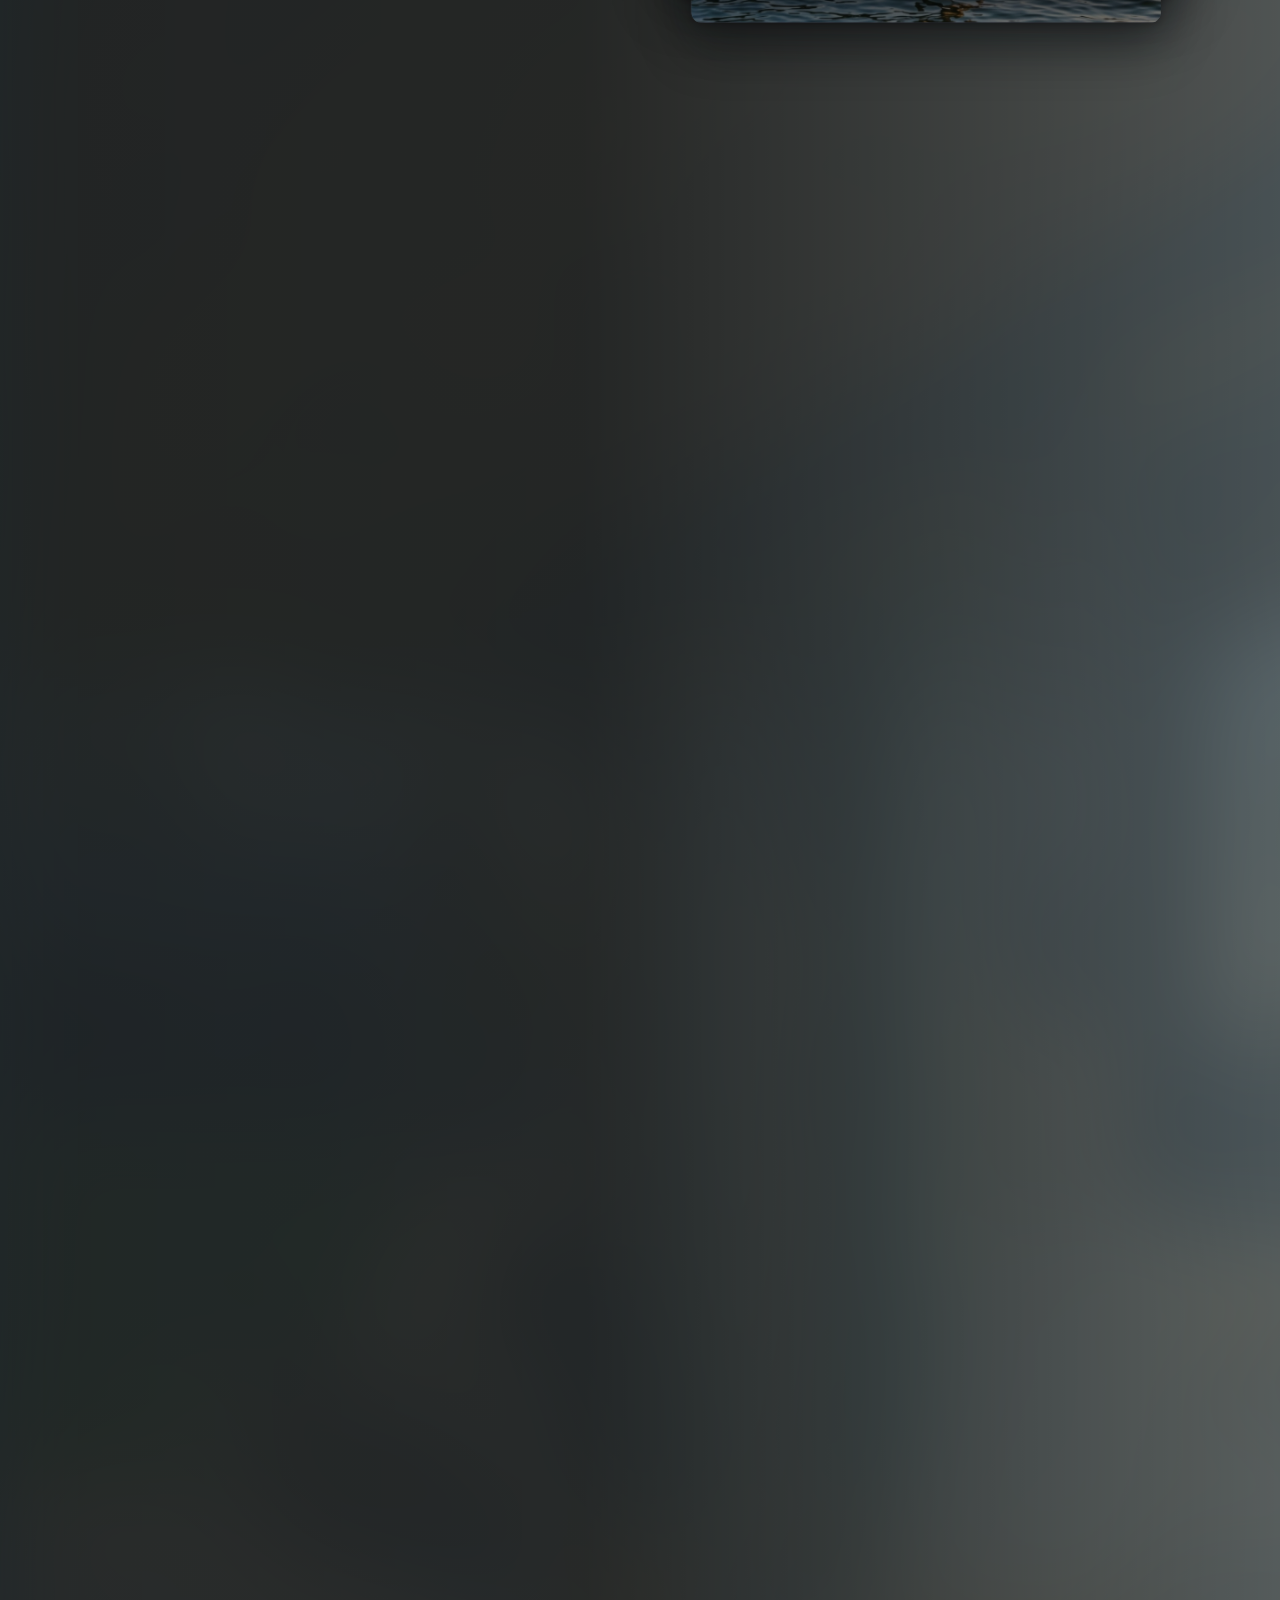
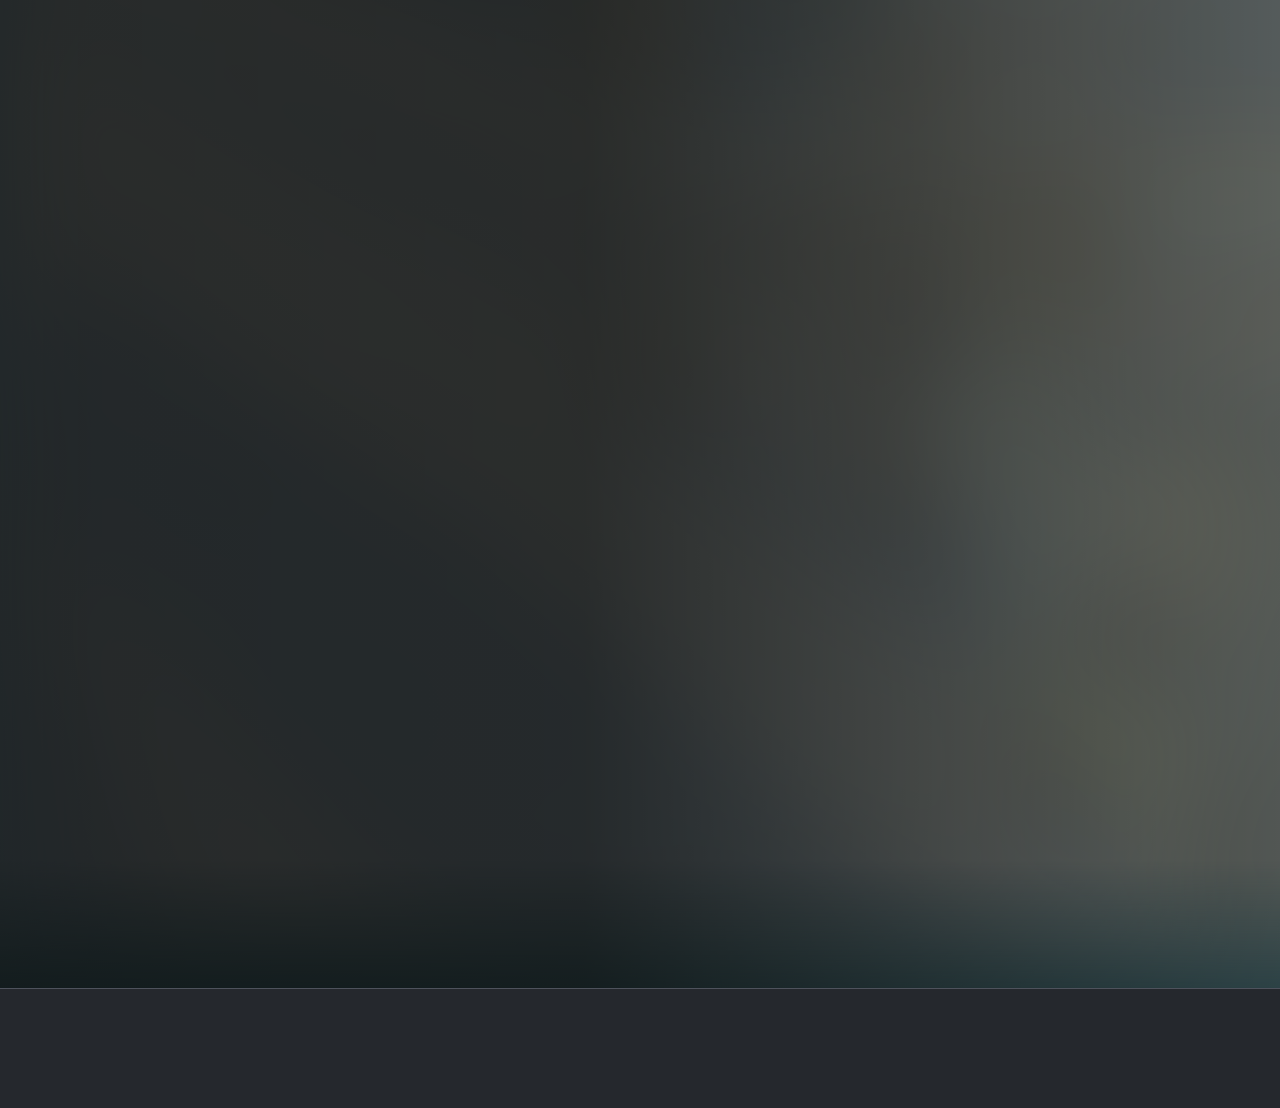
<file: welcome.html>
<!DOCTYPE html>
<!-- POST SIGN-UP / THANK YOU PAGE
     Where the hero form on index.html sends a visitor once they have
     handed over an email. Two sections and the footer:

       1 · WELCOME   the back link, the mark, the greeting, and the
                     discount code — the whole reason the page exists
       2 · AMENITIES the same "What We Offer" section as index.html,
                     verbatim, so the page has somewhere to go next

     Same theme, same stylesheet and same script as index.html. Nothing
     here is a second copy of a component: the media layers, the logo,
     the buttons and the whole amenities block are the classes that
     page already ships. -->
<html lang="en" data-theme="dark">
<head>
<meta charset="utf-8">
<meta name="viewport" content="width=device-width, initial-scale=1">

<!-- ============================================================
     META PIXELS  ·  both fire PageView on every funnel page.
     The Lead event on opt-in goes to the CLIENT pixel only —
     see the signup handler in script.js.
     ============================================================ -->
<!-- Client Pixel: Little River Landing - Meta Pixel Code -->
<script>
!function(f,b,e,v,n,t,s)
{if(f.fbq)return;n=f.fbq=function(){n.callMethod?
n.callMethod.apply(n,arguments):n.queue.push(arguments)};
if(!f._fbq)f._fbq=n;n.push=n;n.loaded=!0;n.version='2.0';
n.queue=[];t=b.createElement(e);t.async=!0;
t.src=v;s=b.getElementsByTagName(e)[0];
s.parentNode.insertBefore(t,s)}(window, document,'script',
'https://connect.facebook.net/en_US/fbevents.js');
fbq('init', '1816709606431185');
fbq('track', 'PageView');
</script>
<noscript><img height="1" width="1" style="display:none"
src="https://www.facebook.com/tr?id=1816709606431185&ev=PageView&noscript=1"
/></noscript>
<!-- End Meta Pixel Code -->

<!-- HG - Meta Pixel Code -->
<script>
!function(f,b,e,v,n,t,s)
{if(f.fbq)return;n=f.fbq=function(){n.callMethod?
n.callMethod.apply(n,arguments):n.queue.push(arguments)};
if(!f._fbq)f._fbq=n;n.push=n;n.loaded=!0;n.version='2.0';
n.queue=[];t=b.createElement(e);t.async=!0;
t.src=v;s=b.getElementsByTagName(e)[0];
s.parentNode.insertBefore(t,s)}(window, document,'script',
'https://connect.facebook.net/en_US/fbevents.js');
fbq('init', '1332707158028995');
fbq('track', 'PageView');
</script>
<noscript><img height="1" width="1" style="display:none"
src="https://www.facebook.com/tr?id=1332707158028995&ev=PageView&noscript=1"
/></noscript>
<!-- End Meta Pixel Code -->

<!-- ============================================================
     EDIT ME  ·  PAGE TITLE + SOCIAL SHARE
     noindex because a confirmation page has no business in search
     results — it is reached from the form and nowhere else.
     ============================================================ -->
<title>Welcome | Little River Landing</title>
<meta name="robots" content="noindex, follow">
<meta name="description" content="Your 10% off code for Little River Landing.">
<meta property="og:title" content="Welcome to Little River Landing">
<meta property="og:description" content="Your 10% off code is ready.">
<meta property="og:image" content="assets/img/og-image.svg">
<meta property="og:type" content="website">
<link rel="icon" href="assets/img/logo-mark.svg">

<!-- ============================================================
     FONTS  —  identical to index.html. Keep the two in step.
     ============================================================ -->
<link rel="preconnect" href="https://fonts.googleapis.com">
<link rel="preconnect" href="https://fonts.gstatic.com" crossorigin>
<link href="https://fonts.googleapis.com/css2?family=Fraunces:opsz,wght@9..144,400;9..144,500;9..144,600;9..144,700&family=Spectral:wght@400;500;600;700&display=swap" rel="stylesheet">

<!-- ============================================================
     DESIGN SYSTEM
     Same three files, same order, same reasons. brand-contrast.js
     is synchronous and in <head> on purpose — it has to run before
     first paint. Do not add defer or async.
     ============================================================ -->
<link rel="stylesheet" href="_template.css">
<link rel="stylesheet" href="styles.css">
<script src="brand-contrast.js"></script>

<!-- ============================================================
     SCROLL REVEAL GATE  —  see index.html for the full note.
     ============================================================ -->
<script>
  (function (html) {
    if (!('IntersectionObserver' in window)) return;
    if (window.matchMedia
        && window.matchMedia('(prefers-reduced-motion: reduce)').matches) return;
    html.classList.add('reveal-on');
  })(document.documentElement);
</script>
</head>

<body>

<!-- ============================================================
     1 · WELCOME  —  back link, mark, greeting, discount code

     Built on .hero-offer so the video, both scrims and the seam
     are the components index.html already ships. The modifier is
     the only thing that differs, and it changes three things:
     the copy centres rather than sitting low, the frame is
     shorter than the marketing hero, and the code plate has to
     clear the fold on a phone. Nothing about the media layers
     changes, so re-cutting the footage is still one edit in one
     place for both pages.
     ============================================================ -->
<header class="hero-offer hero-offer--welcome">

  <div class="hero-offer__media">
    <!-- Same clip as the hero on index.html and the same four
         attributes for the same reasons: muted and playsinline are
         what let it autoplay at all, loop is what stops it ending
         on a frozen frame, and the poster is the whole background
         for a visitor who asks for reduced motion. -->
    <video class="hero-offer__video"
           poster="assets/video/hero-poster.webp"
           autoplay muted loop playsinline preload="auto"
           aria-hidden="true">
      <source src="assets/video/hero.webm" type="video/webm">
      <source src="assets/video/hero.mp4" type="video/mp4">
    </video>
    <div class="hero-offer__scrim" aria-hidden="true"></div>
    <div class="hero-offer__seam" aria-hidden="true"></div>
  </div>

  <div class="hero-offer__inner welcome">

    <!-- THE BACK LINK. An <a> and not a button, and pointed at the
         landing page rather than at history.back(): this page is
         also arrived at cold, from the confirmation email, where
         there is no history to go back to and a button would do
         nothing at all. The chevron is the same glyph and the same
         inline SVG the review rail's arrows use, aria-hidden
         because the word beside it already says what this does. -->
    <a class="back-link type-button-caps" href="index.html">
      <svg viewBox="0 0 24 24" fill="none" stroke="currentColor" stroke-width="2"
           stroke-linecap="round" stroke-linejoin="round" aria-hidden="true" focusable="false">
        <path d="m15 18-6-6 6-6"/>
      </svg>
      Back
    </a>

    <!-- The mark. Same component as the hero's, so it is sized by
         height and keeps its own ratio; it is only centred here. -->
    <a class="hero-offer__logo" href="[BRAND WEBSITE URL]" target="_blank" rel="noopener">
      <img src="assets/img/logo-mark.svg" alt="Little River Landing">
    </a>

    <!-- The greeting is the h1: it is the thing that reads as
         primary on this page. Keep it short — the column is the
         same width the hero's headline is measured in, and a
         greeting that runs to three lines stops greeting anyone. -->
    <h1 class="hero-offer__title type-hero welcome__title">You&rsquo;re in. Welcome aboard.</h1>

    <!-- THE CODE PLATE — the whole reason this page exists.

         A coupon, not a form field: brand-50 ground, a dashed
         accent edge, notched ends and the code set large in
         brand-950. It is opaque for the same reason it always was
         — it sits over footage nobody has vetted, and a bright
         frame drifting underneath must not be able to take the
         code's contrast with it. Going light rather than dark just
         means the plate now separates from the scrim by being the
         one bright thing on the page instead of the one dark one.

         There is no eyebrow over it any more. A dashed coupon
         holding eight capitals and a Copy button does not need a
         label reading YOUR DISCOUNT CODE; the alt-free plate says
         it, and the button beside it names the action.

         The code itself is in a <span>, not an <input>. An input
         would be a form control that submits nothing and that a
         screen reader would announce as one; this is a value to be
         read and copied, which is what the copy button is for. The
         button is progressive — with no JavaScript it is hidden by
         script.js's own absence and the code is still there to be
         selected by hand, which is why the value is real text.

         EDIT ME: change the code in BOTH places — the text below
         and the data-code attribute on the button, which is what
         actually reaches the clipboard. -->
    <div class="code">
      <div class="code__plate">
        <span class="code__value type-code">WELCOME10</span>

        <!-- type="button" so it can never submit anything, and the
             label names the action rather than the glyph. The live
             region below is what confirms the copy landed — a
             button that silently changes its own label tells a
             sighted visitor and nobody else. -->
        <button class="code__copy type-button-caps" type="button" hidden
                data-copy data-code="WELCOME10"
                aria-label="Copy discount code WELCOME10">Copy</button>
      </div>

      <!-- role="status" is polite: it is announced when the visitor
           is between things rather than interrupting them. Empty at
           rest, and it reserves no space until it has something to
           say. -->
      <p class="code__status type-caption" role="status" data-copy-status></p>
    </div>

    <!-- THE CLOSING BLOCK. Two lines, both answering the question
         the plate raises — where else is my code — which is why
         they sit directly under it. Separate paragraphs and
         separate sizes on purpose: the first is news, the second
         is housekeeping, and flattening them into one block makes
         the visitor read the housekeeping to find the news. -->
    <p class="welcome__note type-body">Your discount code is also in your inbox!</p>
    <p class="welcome__note welcome__note--fine type-caption">
      Check junk/promotions if it&rsquo;s missing and apply at checkout.
    </p>

  </div>
</header>

<!-- ============================================================
     2 · AMENITIES  —  the same "What We Offer" section as
     index.html, copied verbatim. Same markup, same classes, same
     photographs, and the same driver in script.js picks it up
     here with no change: it binds to [data-process-steps] rather
     than to the page.

     KEEP THE TWO IN STEP. If an amenity is added, renamed or
     re-photographed on index.html, the same edit has to land here
     — the two blocks are identical on purpose and nothing checks
     that they still are.
     ============================================================ -->
<section class="section section--alt section--process" id="amenities">

  <!-- The blurred wash behind the section. Same four files as the
       frame below, at a heavy blur and darkened, so what comes
       through is the photo's colour and not its detail — the
       ground shifts warm for the restaurant and cold for the
       water as you read down. Purely decorative, so it is out of
       the accessibility tree; the photos it duplicates are already
       in the DOM below, so this costs no extra download. -->
  <div class="process__backdrop" data-process-backdrop aria-hidden="true">
    <img class="process__backdrop-img" src="assets/img/amenity-2.webp" alt="" data-step="0">
    <img class="process__backdrop-img" src="assets/img/amenity-1.webp" alt="" data-step="1">
    <img class="process__backdrop-img" src="assets/img/amenity-4.webp" alt="" data-step="2">
    <img class="process__backdrop-img" src="assets/img/amenity-3.webp" alt="" data-step="3">
  </div>

  <div class="container process">

    <!-- THE LEFT COLUMN, as one element. The wrapper exists for a
         layout reason rather than a semantic one: without it the
         intro and the list are two separate grid rows, the deck
         spans both, and a row-spanning item inflates the auto rows
         it crosses — which put 118px of empty space inside the
         intro's own row and a gap under the heading that nothing
         had asked for. Wrapped, the left column is one grid item
         with its own gap, and that gap is the only number involved.

         It is display: contents on a phone, so below the pinned
         breakpoint it dissolves and the heading, the list and the
         per-step photos flow as siblings exactly as before.

         THE DECK IS DELIBERATELY OUTSIDE IT, below. It used to sit
         between the intro and the list in source order, which is
         why wrapping "the intro through the list" swallowed it —
         the wrapper measured 1438px in a 900px frame. The two grid
         children are this column and the deck, in that order. -->
    <div class="process__col">

    <!-- The intro. Stays in the left column with the amenities it
         introduces; the photo is a sibling now rather than sitting
         inside here, because it belongs to the other column. -->
    <div class="process__aside" data-reveal-group>
      <p class="eyebrow type-eyebrow">AMENITIES</p>
      <h2 class="heading type-section-title">What We Offer</h2>
      <p class="subhead type-body-lg">In Cedar Bluff, AL, Little River Landing is a lakefront marina resort on Weiss Lake, with waterside rooms, wood-fired dining at Woods &amp; Water, and a working marina for boat rentals and fuel-up, right from the dock.</p>
    </div>

    <!-- An <ol> because the numbers are real content: a screen
         reader announces "list, 4 items" and counts them off,
         which is the same information the 01/02/03 gives a
         sighted reader. -->
    <ol class="process__steps" data-process-steps data-reveal-group>

      <li class="process__step" data-step="0">
        <!-- Below 1024px the pinned frame above is hidden and each
             amenity carries its own photo instead — a phone reads
             this as four cards, not as one picture with a list
             beside it. Same four files, so nothing extra
             downloads, and alt stays empty because the title is
             right under it. -->
        <!-- EVERY AMENITY PHOTO IS A LOOPING CLIP, here and in the deck
             on the right. Same class as the <img> it replaced, so it
             takes the photo's size, crop and radius; the still it
             replaced is the poster, so before anything has loaded, or
             without JavaScript, the section shows exactly what it used
             to. data-play-in-view hands each one to the same script as
             the closing offer's video: paused off screen, nudged if
             autoplay was refused, held on the poster under reduced
             motion. -->
        <video class="process__step-photo"
               poster="assets/img/amenity-2.webp"
               autoplay muted loop playsinline preload="metadata"
               aria-hidden="true"
               data-play-in-view>
          <source src="assets/video/lodging-1.mp4" type="video/mp4">
        </video>

        <!-- THE TAP TARGET, phone only — the whole photograph, not a
             chevron in a corner of it. It fills the photo's grid
             cell and nothing else, so the gesture is the one the
             picture already invites.

             A real <button> rather than a tap handler on the <li>,
             so it is reachable by keyboard and announced as a
             control. It carries no text of its own: aria-labelledby
             borrows the heading beside it, which is the name a
             screen reader wants anyway, and aria-expanded says what
             state the thing named in aria-controls is in.

             ABOVE 1024px THE SAME BUTTON IS THE WHOLE ROW — the
             numeral and the name — and pressing it goes to that
             amenity: it scrolls the page to where that amenity
             comes up, and the description opens there because it
             is the one you are now on. One control per amenity at
             both widths and one meaning at both, "press this
             amenity"; only what it costs to get there differs.
             script.js carries the branch, and styles.css moves the
             button off the photograph and onto the row. -->
        <button class="process__toggle" type="button"
                aria-expanded="false"
                aria-labelledby="amenity-0-title"
                aria-controls="amenity-0-desc"></button>

        <!-- Title and description in one box, so the scrim behind
             them is one box too: closed it is a band under the
             name, open it grows upward to carry the line as well.
             The box is anchored to the foot of a photograph whose
             height is fixed by aspect-ratio, so growing it moves
             nothing else on the page — it only eats into the
             picture, which is what the darkening is for. -->
        <div class="process__caption">
          <h3 class="process__title type-subsection-title fw-regular" id="amenity-0-title">Lodging</h3>
          <div class="process__desc" id="amenity-0-desc">
            <p class="process__desc-text type-body">29 lakeside rooms. Port, Starboard, Topside. The water right outside.</p>
          </div>
        </div>
      </li>

      <li class="process__step" data-step="1">
        <video class="process__step-photo"
               poster="assets/img/amenity-1.webp"
               autoplay muted loop playsinline preload="metadata"
               aria-hidden="true"
               data-play-in-view>
          <source src="assets/video/woods-and-water-1.mp4" type="video/mp4">
        </video>

        <button class="process__toggle" type="button"
                aria-expanded="false"
                aria-labelledby="amenity-1-title"
                aria-controls="amenity-1-desc"></button>

        <div class="process__caption">
          <h3 class="process__title type-subsection-title fw-regular" id="amenity-1-title">Woods &amp; Water Restaurant</h3>
          <div class="process__desc" id="amenity-1-desc">
            <p class="process__desc-text type-body">Wood-fired Southern cooking, oysters, and a deck built for sunset.</p>
          </div>
        </div>
      </li>

      <li class="process__step" data-step="2">
        <video class="process__step-photo"
               poster="assets/img/amenity-4.webp"
               autoplay muted loop playsinline preload="metadata"
               aria-hidden="true"
               data-play-in-view>
          <source src="assets/video/water-amenities-1.mp4" type="video/mp4">
        </video>

        <button class="process__toggle" type="button"
                aria-expanded="false"
                aria-labelledby="amenity-2-title"
                aria-controls="amenity-2-desc"></button>

        <div class="process__caption">
          <h3 class="process__title type-subsection-title fw-regular" id="amenity-2-title">Water Amenities</h3>
          <div class="process__desc" id="amenity-2-desc">
            <p class="process__desc-text type-body">One of two fuel docks on the lake. Pontoons, jet skis, kayaks, eFoils.</p>
          </div>
        </div>
      </li>

      <li class="process__step" data-step="3">
        <video class="process__step-photo"
               poster="assets/img/amenity-3.webp"
               autoplay muted loop playsinline preload="metadata"
               aria-hidden="true"
               data-play-in-view>
          <source src="assets/video/ships-store-1.mp4" type="video/mp4">
        </video>

        <button class="process__toggle" type="button"
                aria-expanded="false"
                aria-labelledby="amenity-3-title"
                aria-controls="amenity-3-desc"></button>

        <div class="process__caption">
          <h3 class="process__title type-subsection-title fw-regular" id="amenity-3-title">Ship&rsquo;s Store</h3>
          <div class="process__desc" id="amenity-3-desc">
            <p class="process__desc-text type-body">Bait, tackle, parts, snacks. Everything the day needs.</p>
          </div>
        </div>
      </li>

    </ol>

    <!-- THE CTA. One position in the markup, two behaviours, and
         no duplicate needed for either.

         On desktop it is the last item in the left column, so it
         lands directly under the fourth amenity with the deck
         beside it. On a phone .process__col is display: contents,
         the wrapper dissolves, and this becomes the last child of
         the section — which is the bottom of the section, where it
         belongs there. The CSS only has to change its width and
         its alignment, never its place in the document.

         External, so target and rel match every other outbound
         link on this page. rel="noopener" is not optional on a
         _blank link: without it the opened page gets a handle on
         this one through window.opener. -->
    <a class="btn btn--primary type-button-caps process__cta"
       href="https://staylittleriver.com/"
       target="_blank" rel="noopener">CHECK AVAILABILITY</a>

    </div><!-- /.process__col -->

    <!-- The column that pins: a DECK of photo cards, holding still
         on the right while the amenities read past it on the left.
         Hidden below 1024px, where each amenity carries its own.

         A deck rather than a crossfade. The cards are stacked in
         reading order with the later ones peeking out below, and
         reaching the next amenity lifts the front card up and off
         to show the one behind it. The crossfade this replaces
         said "the picture changed"; the deck says "there are four
         of these and you are on the first" — the stack itself is
         the progress indicator the numbers on the left duplicate.

         Each photo is wrapped in a card because the card is what
         moves and the photo is what fills it: the radius, the
         shadow and the shade-when-behind all belong to the card,
         and putting them on a transformed <img> would mean the
         overflow clip and the transform fight over the same box.

         data-step is on the card and pairs it with the step of the
         same number on the left. Keep them in order by hand — the
         DOM order is also the stacking order. -->
    <div class="process__media" data-process-media data-reveal="fade">
      <div class="process__card" data-step="0">
        <video class="process__photo"
               poster="assets/img/amenity-2.webp"
               autoplay muted loop playsinline preload="metadata"
               aria-hidden="true"
               data-play-in-view>
          <source src="assets/video/lodging-1.mp4" type="video/mp4">
        </video>
      </div>
      <div class="process__card" data-step="1">
        <video class="process__photo"
               poster="assets/img/amenity-1.webp"
               autoplay muted loop playsinline preload="metadata"
               aria-hidden="true"
               data-play-in-view>
          <source src="assets/video/woods-and-water-1.mp4" type="video/mp4">
        </video>
      </div>
      <div class="process__card" data-step="2">
        <video class="process__photo"
               poster="assets/img/amenity-4.webp"
               autoplay muted loop playsinline preload="metadata"
               aria-hidden="true"
               data-play-in-view>
          <source src="assets/video/water-amenities-1.mp4" type="video/mp4">
        </video>
      </div>
      <div class="process__card" data-step="3">
        <video class="process__photo"
               poster="assets/img/amenity-3.webp"
               autoplay muted loop playsinline preload="metadata"
               aria-hidden="true"
               data-play-in-view>
          <source src="assets/video/ships-store-1.mp4" type="video/mp4">
        </video>
      </div>

      <!-- THE DOTS. A rail down the right of the deck saying how many
           amenities there are and which one is up — the same thing
           the lit title and the depth of the stack say, in the one
           form that can be taken in without reading anything — and
           now also the way to jump to one.

           REAL <button>s, because they are real controls: clicking
           one scrolls the page to that amenity's place in the track,
           which is the only way to reach a specific amenity in a
           section that is otherwise driven by scroll position alone.
           That is also why they are not aria-hidden. Four buttons
           named the same as the four list items is not the list read
           twice — the list is text and these are a jump control, and
           a screen reader user gets the same shortcut a mouse user
           does. aria-labelledby borrows each amenity's own heading
           rather than repeating its name here, so the two can never
           drift apart.

           The rail is DISPLAY: NONE UNTIL SCRIPT.JS HAS RUN, which
           is what keeps that honest. Without JavaScript there is no
           highlight to indicate and no scrolling to do — the deck is
           one flat photograph — so four buttons that light nothing
           and go nowhere would be worse than no rail at all.

           data-step pairs a dot with its amenity the same way the
           cards do, by number rather than by position. -->
      <div class="process__dots" data-process-dots>
        <button class="process__dot" type="button" data-step="0" aria-labelledby="amenity-0-title"></button>
        <button class="process__dot" type="button" data-step="1" aria-labelledby="amenity-1-title"></button>
        <button class="process__dot" type="button" data-step="2" aria-labelledby="amenity-2-title"></button>
        <button class="process__dot" type="button" data-step="3" aria-labelledby="amenity-3-title"></button>
      </div>
    </div>
  </div>
</section>

<!-- ============================================================
     3 · FOOTER  —  the same footer as index.html.
     ============================================================ -->
<footer class="footer" data-reveal-group>
  <p class="footer__label type-caption">Marketing By</p>
  <a class="footer__logo" href="https://hiddengem.media" target="_blank" rel="noopener">
    <!-- The wordmark is a single SVG, so it stays sharp at any size and
         the gold mark keeps its colour on the dark page. It is 157x19 —
         an 8:1 wordmark — so it is capped by WIDTH in styles.css, not
         by height the way the hero's logo is. alt names the agency
         rather than describing the mark: the link goes to them, and
         that is what a screen reader needs to hear. -->
    <img src="assets/img/hiddengem-logo.svg" alt="Hidden Gem Media" width="157" height="19">
  </a>
</footer>

<script src="script.js"></script>
</body>
</html>
</file>
<file: _template.css>
/* ============================================================================
   DESIGN SYSTEM — SINGLE FILE BUILD
   ----------------------------------------------------------------------------
   Concatenation of six source layers, in required order:
     1. _base.css            reset + 8pt spacing scale + layout tokens
     2. _brand-auto.css      generates two brand ramps from two hexes
     3. _primitives.css      fixed gray / success / warning / error ramps
     4. _semantic-roles.css  colour role map, light + dark
     5. _type-primitives.css Untitled UI type scale + two font slots
     6. _type-roles.css      type role classes + mobile step down

   Order matters. Do not rearrange.

   ============================================================================
   REQUIRED IN YOUR <head> — THIS FILE ALONE IS NOT ENOUGH

     <meta name="viewport" content="width=device-width, initial-scale=1">
       Without it, mobile renders at 980px and the 767px breakpoint never
       fires. Every mobile step down in this file silently does nothing.

     <link> to your two font families
       This file names the families. It does not load them. Unloaded families
       fall back to Georgia and the system sans, and the whole type system
       looks generic while appearing to work.

     <script src="brand-contrast.js"></script>
       Synchronous, in <head>, after this file.

   ============================================================================
   PER CLIENT SWAP — FOUR LINES

     --brand-base    primary brand hex
     --accent-base   secondary brand hex
     --font-display  headline family
     --font-body     body family
   ============================================================================ */


/* ####################  _base.css  #################### */

/* ============================================================================
   BASE — reset + spacing scale
   ----------------------------------------------------------------------------
   Must load FIRST, before the token and role layers.

   Two jobs. Reset the browser defaults that fight an 8pt grid, and define the
   spacing scale that rule 7 assumes exists. Without the scale, "every margin
   is a multiple of 8" is a rule with no tokens behind it, and you end up
   typing raw pixel values, which is what the system exists to prevent.
   ============================================================================ */

*, *::before, *::after { box-sizing: border-box; }

/* Browser default heading margins are em based, so they scale with font size
   and land on arbitrary fractional pixels. Zero them and let the spacing
   scale do the work. */
html, body, h1, h2, h3, h4, h5, h6, p, figure, blockquote, dl, dd, ul, ol {
  margin: 0;
  padding: 0;
}

ul[class], ol[class] { list-style: none; }

img, picture, video, canvas, svg {
  display: block;
  max-width: 100%;
}

input, button, textarea, select { font: inherit; color: inherit; }

/* Headings inherit their weight from the type role classes, not from the
   browser's default bold. */
h1, h2, h3, h4, h5, h6 { font-weight: inherit; font-size: inherit; }

@media (prefers-reduced-motion: reduce) {
  *, *::before, *::after {
    animation-duration: 0.01ms !important;
    animation-iteration-count: 1 !important;
    transition-duration: 0.01ms !important;
    scroll-behavior: auto !important;
  }
}

:root {
  /* ---------------- 8PT SPACING SCALE ----------------
     Every margin, padding, and gap comes from here. --space-1 is the only
     value below 8; it exists for icon to label gaps and nothing else. */
  --space-0:  0;
  --space-1:  0.25rem;   /* 4px  — icon gaps only */
  --space-2:  0.5rem;    /* 8px  */
  --space-3:  1rem;      /* 16px */
  --space-4:  1.5rem;    /* 24px */
  --space-5:  2rem;      /* 32px */
  --space-6:  2.5rem;    /* 40px */
  --space-7:  3rem;      /* 48px */
  --space-8:  3.5rem;    /* 56px */
  --space-9:  4rem;      /* 64px */
  --space-10: 5rem;      /* 80px */
  --space-12: 6rem;      /* 96px */
  --space-16: 8rem;      /* 128px */

  /* ---------------- LAYOUT ---------------- */
  --section-y:      var(--space-12);   /* vertical padding on a page section */
  --container-max:  75rem;             /* 1200px */
  --container-x:    var(--space-3);    /* gutter — also the carousel edge pad */
  --radius-sm:      0.5rem;            /* 8px  */
  --radius-md:      0.75rem;           /* 12px */
  --radius-lg:      1rem;              /* 16px */
}

@media (max-width: 767px) {
  :root { --section-y: var(--space-9); }   /* 96px -> 64px */
}

.container {
  max-width: var(--container-max);
  margin-inline: auto;
  padding-inline: var(--container-x);
}

.section { padding-block: var(--section-y); }

/* ####################  _brand-auto.css  #################### */

/* ============================================================================
   BRAND AUTO RAMP — replaces the hand generated brand and accent ramps
   ----------------------------------------------------------------------------
   Set two hexes at the top. Both eleven step ramps generate themselves.
   Everything downstream (_semantic-roles.css) is unchanged.

   Load order: this file, then _primitives.css for the neutral and semantic
   ramps only, then _semantic-roles.css.

   HOW IT WORKS
   oklch(from <color> L C H) rebuilds a color while keeping the parts you do
   not overwrite. Each step below pins an absolute OKLCH lightness, keeps the
   client's hue verbatim, and scales chroma so the pale end does not go neon
   and the dark end does not go muddy.

   WHY OKLCH AND NOT HSL OR color-mix
   OKLCH lightness tracks perceived lightness, so the same L lands at roughly
   the same contrast no matter the hue. Measured across seven hues, the 700
   step ranges 5.80 to 6.78 against white. HSL would swing far wider, because
   HSL thinks yellow at 50 percent lightness and blue at 50 percent lightness
   are equally light. They are not.
   ============================================================================ */

:root {
  /* Client: Little River Landing, applied 2026-08-26 */
  --brand-base:  #153338;
  --accent-base: #b07b3e;
}

:root {
  /* BRAND */
  --brand-50:  oklch(from var(--brand-base) 0.973 calc(c * 0.20) h);
  --brand-100: oklch(from var(--brand-base) 0.945 calc(c * 0.36) h);
  --brand-200: oklch(from var(--brand-base) 0.895 calc(c * 0.60) h);
  --brand-300: oklch(from var(--brand-base) 0.828 calc(c * 0.80) h);
  --brand-400: oklch(from var(--brand-base) 0.752 calc(c * 0.95) h);
  --brand-500: oklch(from var(--brand-base) 0.652 calc(c * 1.00) h);
  --brand-600: oklch(from var(--brand-base) 0.585 calc(c * 1.00) h);
  --brand-700: oklch(from var(--brand-base) 0.492 calc(c * 0.95) h);
  --brand-800: oklch(from var(--brand-base) 0.432 calc(c * 0.88) h);
  --brand-900: oklch(from var(--brand-base) 0.382 calc(c * 0.80) h);
  --brand-950: oklch(from var(--brand-base) 0.265 calc(c * 0.60) h);

  /* ACCENT */
  --accent-50:  oklch(from var(--accent-base) 0.973 calc(c * 0.20) h);
  --accent-100: oklch(from var(--accent-base) 0.945 calc(c * 0.36) h);
  --accent-200: oklch(from var(--accent-base) 0.895 calc(c * 0.60) h);
  --accent-300: oklch(from var(--accent-base) 0.828 calc(c * 0.80) h);
  --accent-400: oklch(from var(--accent-base) 0.752 calc(c * 0.95) h);
  --accent-500: oklch(from var(--accent-base) 0.652 calc(c * 1.00) h);
  --accent-600: oklch(from var(--accent-base) 0.585 calc(c * 1.00) h);
  --accent-700: oklch(from var(--accent-base) 0.492 calc(c * 0.95) h);
  --accent-800: oklch(from var(--accent-base) 0.432 calc(c * 0.88) h);
  --accent-900: oklch(from var(--accent-base) 0.382 calc(c * 0.80) h);
  --accent-950: oklch(from var(--accent-base) 0.265 calc(c * 0.60) h);

  /* ------------------------------------------------------------------
     IDENTITY OVERRIDE — important
     The generator discards the input hex's lightness, so --brand-500 will
     NOT equal the client's logo hex. That is deliberate: it means any tint
     of their brand produces the same usable scale. But the logo still has
     to be the exact color they signed off on, so identity points at the raw
     input, never at a generated step.
     ------------------------------------------------------------------ */
  --color-brand-identity:  var(--brand-base);
  --color-accent-identity: var(--accent-base);
}

/* ============================================================================
   FALLBACK
   Relative color syntax has shipped in Chrome, Safari, and Firefox for a
   while now, but GoHighLevel embeds sometimes land in older in app webviews.
   This keeps text legible if the generator is unsupported.
   ============================================================================ */

@supports not (color: oklch(from red l c h)) {
  :root {
    --brand-50:  #F5F5F5;  --brand-100: #EBEBEB; --brand-200: #D6D6D6;
    --brand-300: #B8B8B8;  --brand-400: #949494; --brand-500: var(--brand-base);
    --brand-600: #4A4A4A;  --brand-700: #3A3A3A; --brand-800: #2E2E2E;
    --brand-900: #242424;  --brand-950: #141414;

    --accent-50:  #F5F5F5; --accent-100: #EBEBEB; --accent-200: #D6D6D6;
    --accent-300: #B8B8B8; --accent-400: #949494; --accent-500: var(--accent-base);
    --accent-600: #4A4A4A; --accent-700: #3A3A3A; --accent-800: #2E2E2E;
    --accent-900: #242424; --accent-950: #141414;
  }
}

/* ============================================================================
   WHAT THIS DOES NOT DO

   1. It does not guarantee contrast, it approximates it.
      Fixed OKLCH lightness lands 700 between roughly 5.8 and 6.8 against
      white across normal hues, so it clears 4.5 with margin. But it is a
      prediction, not a measurement. Spot check --color-bg-brand-solid with
      white text on the first build of every new client. Two minutes, and it
      is the only step that actually matters.

   2. It does not check hue separation.
      If a client hands you two brand colors 180 degrees apart, this will
      generate both happily and they will vibrate against each other. That
      judgement stays with you.

   3. It does not touch gray, success, warning, or error.
      Those stay fixed in _primitives.css across every client, which is
      correct. Red should mean error at every client you build for.

   4. It cannot fix a bad input.
      A near gray brand hex has almost no chroma, so every step comes out
      gray. A neon input clips at the gamut edge in the mid range. Neither
      is a bug in this file.
   ============================================================================ */

/* ####################  _primitives.css  #################### */

/* ============================================================================
   PRIMITIVES — Layer 1 (FIXED RAMPS ONLY)
   ----------------------------------------------------------------------------
   Neutral and semantic ramps. These are identical for every client and never
   auto generate. Red means error everywhere; that is the point.

   Brand and accent are NOT here. They are generated per client in
   _brand-auto.css from two input hexes.

   Load order: _brand-auto.css, this file, _semantic-roles.css, brand-contrast.js
   ============================================================================ */

:root {
  /* NEUTRAL — cool, near desaturated (6 to 10 percent). Deliberately
     not green tinted so it stays impartial between two near complementary hues. */
  --gray-50: #F5F6F7;
  --gray-100: #E9EAEC;
  --gray-200: #D6D8DB;
  --gray-300: #BBBEC3;
  --gray-400: #B0B3B9;
  --gray-500: #8E939B;
  --gray-600: #7D818B;
  --gray-700: #60656E;
  --gray-800: #4E525C;
  --gray-900: #41464E;
  --gray-950: #25282D;

  /* SUCCESS — hue 158, pushed toward teal and away from the brand green
     so a success state never reads as brand chrome. */
  --success-50: #F1FBF7;
  --success-100: #E0F5ED;
  --success-200: #C6ECDE;
  --success-300: #A4DFCA;
  --success-400: #56C69D;
  --success-500: #30A57A;
  --success-600: #27926A;
  --success-700: #1C7252;
  --success-800: #195E44;
  --success-900: #164E3A;
  --success-950: #0C2E21;

  /* WARNING — amber, hue 38. */
  --warning-50: #FFF8EE;
  --warning-100: #FDF0D8;
  --warning-200: #FBE2B6;
  --warning-300: #F6D292;
  --warning-400: #EBA630;
  --warning-500: #C68514;
  --warning-600: #AE7613;
  --warning-700: #865C12;
  --warning-800: #6D4C12;
  --warning-900: #5C4111;
  --warning-950: #35250A;

  /* ERROR — red, hue 2. */
  --error-50: #FEF1F1;
  --error-100: #FCE2E1;
  --error-200: #F8C8C6;
  --error-300: #F2A9A6;
  --error-400: #F09D9B;
  --error-500: #E76D68;
  --error-600: #DD514D;
  --error-700: #BD2C27;
  --error-800: #992824;
  --error-900: #802522;
  --error-950: #4B1513;
}

/* ####################  _semantic-roles.css  #################### */

/* ============================================================================
   SEMANTIC ROLE MAP — Layer 2
   ----------------------------------------------------------------------------
   Layer 1 (primitives) lives in the per client brand file and defines the raw
   ramps: --brand-50 through --brand-950, --gray-*, --success-*, --warning-*,
   --error-*.

   This file never contains a hex. Every role points at a primitive by var name,
   so a client brand file that redefines --brand-* automatically retints every
   role downstream. That is the whole reason the two layers are split.

   IMPORT ORDER: primitives first, this file second. If a brand file loads after
   this one it still works, because these are references, not copies.
   ============================================================================ */

:root, [data-theme="light"] {
  /* ------------------------------------------------------------------
     SCOPED INVERSION
     The light theme is selectable, not just the document default. Any
     element carrying data-theme="light" inside a data-theme="dark" page
     becomes a full light surface — text, secondary text, borders, inputs,
     disabled states, all of it. Custom properties inherit from the nearest
     ancestor that sets them, so nesting just works.

       <html data-theme="dark">
         <div class="card" data-theme="light">   <- light card on a dark page

     This is why there is no --color-bg-inverse token and should never be one.
     An inverse surface needs an inverse everything; a suffixed pair covers
     three cases and then you are rebuilding the whole role map by hand.
     ------------------------------------------------------------------ */

  /* ------------------------------------------------------------------
     TEXT
     Minimum 4.5:1 for body, 3:1 for large or bold 18pt and up.
     ------------------------------------------------------------------ */
  --color-text-primary:      var(--gray-900);
  --color-text-secondary:    var(--gray-700);
  --color-text-tertiary:     var(--gray-600);
  --color-text-disabled:     var(--gray-400);
  --color-text-brand:        var(--brand-700);  /* first step that passes AA */
  --color-text-error:        var(--error-700);
  --color-text-success:      var(--success-700);
  --color-text-warning:      var(--warning-700);
  --color-text-on-solid:     #FFFFFF;           /* text sitting on *-solid */
  --color-text-accent:       var(--accent-700);

  /* ------------------------------------------------------------------
     SURFACES
     ------------------------------------------------------------------ */
  --color-bg-primary:        #FFFFFF;
  --color-bg-secondary:      var(--gray-50);
  --color-bg-tertiary:       var(--gray-100);
  --color-bg-disabled:       var(--gray-100);

  --color-bg-brand-subtle:   var(--brand-50);   /* tinted sections, table rows */
  --color-bg-brand-muted:    var(--brand-100);  /* badges, pills, hover on 50 */
  --color-bg-brand-solid:    var(--brand-700);  /* primary button. NOT 500. */
  --color-bg-brand-hover:    var(--brand-800);

  --color-bg-accent-subtle:  var(--accent-50);
  --color-bg-accent-muted:   var(--accent-100);
  --color-bg-accent-solid:   var(--accent-700);  /* secondary button */
  --color-bg-accent-hover:   var(--accent-800);

  --color-bg-success-subtle: var(--success-50);
  --color-bg-warning-subtle: var(--warning-50);
  --color-bg-error-subtle:   var(--error-50);

  /* ------------------------------------------------------------------
     BORDERS
     Three weights, matching Spectrum's decorative / field / control split.
     ------------------------------------------------------------------ */
  --color-border-subtle:     var(--gray-200);   /* dividers, card outlines */
  --color-border-default:    var(--gray-300);   /* inputs, selects, textareas */
  --color-border-strong:     var(--gray-400);   /* checkbox, radio, switch */
  --color-border-brand:      var(--brand-500);
  --color-border-accent:     var(--accent-500);
  --color-border-error:      var(--error-600);
  --color-border-focus:      var(--brand-600);  /* see FOCUS RING note below */

  /* ------------------------------------------------------------------
     ICONS AND GLYPHS
     Non text graphics need 3:1, not 4.5:1, so these can sit one step
     lighter than the matching text role.
     ------------------------------------------------------------------ */
  --color-fg-primary:        var(--gray-700);
  --color-fg-secondary:      var(--gray-600);
  --color-fg-brand:          var(--brand-600);
  --color-fg-accent:         var(--accent-600);
  --color-fg-disabled:       var(--gray-400);
  --color-fg-rating:         var(--warning-400);  /* star ratings — gold is
                                the meaning here, same as identity. Does not
                                theme and does not scale. */

  /* ------------------------------------------------------------------
     DECORATIVE ONLY — never carries information on its own
     Chart series, illustration fills, accent shapes, skeleton blocks.
     ------------------------------------------------------------------ */
  --color-decorative-1:      var(--brand-300);
  --color-decorative-2:      var(--brand-400);
  --color-decorative-3:      var(--brand-200);

  /* ------------------------------------------------------------------
     IDENTITY — not a UI role
     The swatch you name when someone asks what green this brand is.
     Logo, brand references, large solid shapes. Do not use it for text
     or for anything that needs a contrast guarantee.
     ------------------------------------------------------------------ */
  --color-brand-identity:    var(--brand-500);

  /* ------------------------------------------------------------------
     OVERLAY — for use over images, video, and unknown backgrounds
     Alpha values, so they hold up on any photo. Use the white set over
     imagery under 50% lightness, the black set over imagery above it.
     ------------------------------------------------------------------ */
  --color-overlay-scrim:     rgba(0, 0, 0, 0.50);
  --color-overlay-scrim-soft:rgba(0, 0, 0, 0.28);
  --color-overlay-text:      rgba(255, 255, 255, 0.96);
  --color-overlay-fg:        rgba(255, 255, 255, 0.78);
  --color-overlay-border:    rgba(255, 255, 255, 0.40);
  --color-overlay-fill:      rgba(255, 255, 255, 0.16);
}

/* ============================================================================
   DARK THEME
   Roles flip, they do not shift. Text moves to the light end of the ramp and
   surfaces move to the dark end. The 700 that carries your button in light
   mode disappears against a 950 background, so the solid fill moves to 400
   and takes dark text instead of white.

   Swap the selector to .dark if that is what your Next.js theme provider sets.
   ============================================================================ */

[data-theme="dark"] {
  --color-text-primary:      var(--gray-50);
  --color-text-secondary:    var(--gray-300);
  --color-text-tertiary:     var(--gray-400);
  --color-text-disabled:     var(--gray-600);
  --color-text-brand:        var(--brand-300);
  --color-text-error:        var(--error-400);
  --color-text-success:      var(--success-400);
  --color-text-warning:      var(--warning-400);
  --color-text-on-solid:     var(--gray-950);   /* dark text on a light fill */
  --color-text-accent:       var(--accent-300);

  --color-bg-primary:        var(--gray-950);
  --color-bg-secondary:      var(--gray-900);
  --color-bg-tertiary:       var(--gray-800);
  --color-bg-disabled:       var(--gray-800);

  --color-bg-brand-subtle:   var(--brand-950);
  --color-bg-brand-muted:    var(--brand-900);
  --color-bg-brand-solid:    var(--brand-400);
  --color-bg-brand-hover:    var(--brand-300);

  --color-bg-accent-subtle:  var(--accent-950);
  --color-bg-accent-muted:   var(--accent-900);
  --color-bg-accent-solid:   var(--accent-400);
  --color-bg-accent-hover:   var(--accent-300);

  --color-bg-success-subtle: var(--success-950);
  --color-bg-warning-subtle: var(--warning-950);
  --color-bg-error-subtle:   var(--error-950);

  --color-border-subtle:     var(--gray-800);
  --color-border-default:    var(--gray-700);
  --color-border-strong:     var(--gray-600);
  --color-border-brand:      var(--brand-400);
  --color-border-accent:     var(--accent-400);
  --color-border-error:      var(--error-400);
  --color-border-focus:      var(--brand-400);

  --color-fg-primary:        var(--gray-300);
  --color-fg-secondary:      var(--gray-400);
  --color-fg-brand:          var(--brand-400);
  --color-fg-accent:         var(--accent-400);
  --color-fg-disabled:       var(--gray-600);
  --color-fg-rating:         var(--warning-400);  /* identical in both themes */

  --color-decorative-1:      var(--brand-500);
  --color-decorative-2:      var(--brand-600);
  --color-decorative-3:      var(--brand-700);

  /* Identity stays put. Yellow has to stay yellow. */
  --color-brand-identity:    var(--brand-500);

  /* Overlays are already alpha based, so they carry over unchanged. */
}

/* ============================================================================
   THREE RULES THIS MAP ENCODES

   1. PRESSED STATES ARE NOT A COLOR.
      Lightness across 700, 800, 900 runs roughly 27%, 23%, 20%, so those three
      read as one shade side by side. There is no third step available for a
      default, hover, pressed sequence. Use --color-bg-brand-solid for default,
      --color-bg-brand-hover for hover, then handle pressed with a treatment:

        .btn:active { filter: brightness(0.92); transform: translateY(1px); }

      Same effect, no phantom token, works on every hue in the system.

   2. THE IDENTITY SWATCH AND THE BUTTON COLOR ARE DIFFERENT VALUES.
      500 is a lightness slot, not a contrast slot. White on a 500 anchored
      brand lands near 3:1, which fails AA for body text and passes only for
      large bold. --color-brand-identity and --color-bg-brand-solid are
      deliberately separate for that reason. If a client insists the button
      match the logo exactly, re anchor their brand hex at 600 or 700 in the
      primitives file rather than pointing this token at 500.

   3. FOCUS RINGS NEED 3:1 AGAINST WHAT IS BEHIND THEM.
      A 300 step focus ring is a common recommendation and it fails on white.
      --color-border-focus is set to 600 for that reason. Pair it with an
      offset so the ring never sits directly on the control edge:

        :focus-visible { outline: 2px solid var(--color-border-focus);
                         outline-offset: 2px; }

   4. NEVER PLACE BRAND AND ACCENT ADJACENT AT FULL SATURATION.
      Apple sits at hue 111, violet eggplant at 298. That is 187 degrees, so
      they are near exact complements. Complements at high saturation vibrate
      along their shared edge. The safe pattern is to separate them with a
      neutral surface, or to pair a solid step of one against a subtle step of
      the other. Do not put --color-bg-brand-solid next to
      --color-bg-accent-solid with no gap.

   ============================================================================
   TAILWIND HOOKUP
   If the library is on Tailwind v4, expose these through @theme inline so the
   utilities resolve to the semantic layer rather than the primitives:

     @theme inline {
       --color-text-primary: var(--color-text-primary);
       --color-bg-brand-solid: var(--color-bg-brand-solid);
     }

   Verify against your existing _template.css before wiring, since the exact
   bridge depends on how your primitives are currently declared.
   ============================================================================ */

/* ####################  _type-primitives.css  #################### */

/* ============================================================================
   TYPE PRIMITIVES — Layer 1
   ----------------------------------------------------------------------------
   The Untitled UI scale, verbatim. Raw values only, no roles, no decisions.
   Nothing in a component should reference these directly — use _type-roles.css.

   PER CLIENT SWAP: the two family slots at the top. Same pattern as the two
   brand hexes in _brand-auto.css.

   GRID NOTE: only three of the eleven line heights land on 8 (72, 32, 24).
   Seven land on 4. All eleven land on 2. This scale runs a 4pt baseline for
   type internals while 8pt governs layout spacing. See _type-roles.css.
   ============================================================================ */

:root {
  /* Client: Little River Landing, applied 2026-08-26 */
  --font-display: 'Fraunces', Georgia, 'Times New Roman', serif;
  --font-body:    'Spectral', -apple-system, BlinkMacSystemFont, 'Segoe UI', sans-serif;

  /* ---------------- WEIGHTS ---------------- */
  --fw-regular:  400;
  --fw-medium:   500;
  --fw-semibold: 600;
  --fw-bold:     700;

  /* ---------------- SIZES ---------------- */
  --fs-display-2xl: 4.5rem;    /* 72px */
  --fs-display-xl:  3.75rem;   /* 60px */
  --fs-display-lg:  3rem;      /* 48px */
  --fs-display-md:  2.25rem;   /* 36px */
  --fs-display-sm:  1.875rem;  /* 30px */
  --fs-display-xs:  1.5rem;    /* 24px */
  --fs-text-xl:     1.25rem;   /* 20px */
  --fs-text-lg:     1.125rem;  /* 18px */
  --fs-text-md:     1rem;      /* 16px */
  --fs-text-sm:     0.875rem;  /* 14px */
  --fs-text-xs:     0.75rem;   /* 12px */

  /* ---------------- LINE HEIGHTS ---------------- */
  /* Absolute, not unitless. Paired to a specific size — if you change a size
     you must change its line height, they are not independent. */
  --lh-display-2xl: 5.625rem;  /* 90px */
  --lh-display-xl:  4.5rem;    /* 72px */
  --lh-display-lg:  3.75rem;   /* 60px */
  --lh-display-md:  2.75rem;   /* 44px */
  --lh-display-sm:  2.375rem;  /* 38px */
  --lh-display-xs:  2rem;      /* 32px */
  --lh-text-xl:     1.875rem;  /* 30px */
  --lh-text-lg:     1.75rem;   /* 28px */
  --lh-text-md:     1.5rem;    /* 24px */
  --lh-text-sm:     1.25rem;   /* 20px */
  --lh-text-xs:     1.125rem;  /* 18px */

  /* ---------------- TRACKING ---------------- */
  /* The spec writes -2%. That is not valid CSS; letter-spacing does not take
     percentages. -0.02em is the same thing and does work.
     Tight applies to the four largest Display sizes only. Everything from
     Display sm down runs at 0. */
  --ls-tight:  -0.02em;
  --ls-normal: 0;
  --ls-wide:   0.06em;   /* uppercase eyebrows only, never lowercase text */
  --ls-wider:  0.2em;    /* the editorial rule-and-label eyebrow only. Wide
                            enough that the label reads as a graphic mark
                            rather than a word, which only works on a short
                            uppercase string — never on more than a few words. */
}

/* ####################  _type-roles.css  #################### */

/* ============================================================================
   TYPE ROLES — Layer 2
   ----------------------------------------------------------------------------
   Jobs, not sizes. A component asks for .type-section-title, never
   .text-display-md. Change what a section title means once, here, and every
   page follows.

   Roles are classes rather than custom properties because a role sets four
   properties at once and a custom property can only carry one value.

   Load order: _type-primitives.css, then this file.
   ============================================================================ */

/* ---------------------------------------------------------------------------
   PAGE DEFAULT
--------------------------------------------------------------------------- */
body {
  font-family: var(--font-body);
  font-size: var(--fs-text-md);
  line-height: var(--lh-text-md);
  font-weight: var(--fw-regular);
  letter-spacing: var(--ls-normal);
  -webkit-font-smoothing: antialiased;
  -moz-osx-font-smoothing: grayscale;
}

/* ---------------------------------------------------------------------------
   ROLES
--------------------------------------------------------------------------- */

/* Hero headline. One per page. */
.type-hero {
  font-family: var(--font-display);
  font-size: var(--fs-display-2xl);
  line-height: var(--lh-display-2xl);
  letter-spacing: var(--ls-tight);
  font-weight: var(--fw-semibold);
}

/* Sits under the hero headline. Body family on purpose — a serif subhead
   under a serif headline reads as one undifferentiated block. */
.type-lead {
  font-family: var(--font-body);
  font-size: var(--fs-text-xl);
  line-height: var(--lh-text-xl);
  letter-spacing: var(--ls-normal);
  font-weight: var(--fw-regular);
}

/* Top of a major page section. */
.type-section-title {
  font-family: var(--font-display);
  font-size: var(--fs-display-md);
  line-height: var(--lh-display-md);
  letter-spacing: var(--ls-tight);
  font-weight: var(--fw-semibold);
}

/* A heading inside a section. */
.type-subsection-title {
  font-family: var(--font-display);
  font-size: var(--fs-display-xs);
  line-height: var(--lh-display-xs);
  letter-spacing: var(--ls-normal);
  font-weight: var(--fw-semibold);
}

/* Card, tile, feature, and list item headings. */
.type-card-title {
  font-family: var(--font-body);
  font-size: var(--fs-text-xl);
  line-height: var(--lh-text-xl);
  letter-spacing: var(--ls-normal);
  font-weight: var(--fw-semibold);
}

/* Default paragraph. */
.type-body {
  font-family: var(--font-body);
  font-size: var(--fs-text-md);
  line-height: var(--lh-text-md);
  letter-spacing: var(--ls-normal);
  font-weight: var(--fw-regular);
}

/* Paragraph in a section that needs more presence. */
.type-body-lg {
  font-family: var(--font-body);
  font-size: var(--fs-text-lg);
  line-height: var(--lh-text-lg);
  letter-spacing: var(--ls-normal);
  font-weight: var(--fw-regular);
}

/* Small print, image captions, form helper text, legal. */
.type-caption {
  font-family: var(--font-body);
  font-size: var(--fs-text-sm);
  line-height: var(--lh-text-sm);
  letter-spacing: var(--ls-normal);
  font-weight: var(--fw-regular);
}

/* The small label above a section title. Uppercase needs positive tracking;
   without it the letters collide. Never apply this class to lowercase text. */
.type-eyebrow {
  font-family: var(--font-body);
  font-size: var(--fs-text-sm);
  line-height: var(--lh-text-sm);
  letter-spacing: var(--ls-wide);
  font-weight: var(--fw-semibold);
  text-transform: uppercase;
}

/* The editorial variant of the eyebrow: same size, wider tracking, one weight
   lighter. Pairs with a hairline rule to its left. Uppercase only, and short —
   at this tracking a long label falls apart. */
.type-eyebrow-wide {
  font-family: var(--font-body);
  font-size: var(--fs-text-sm);
  line-height: var(--lh-text-sm);
  letter-spacing: var(--ls-wider);
  font-weight: var(--fw-medium);
  text-transform: uppercase;
}

/* Buttons and links that look like buttons. */
.type-button {
  font-family: var(--font-body);
  font-size: var(--fs-text-md);
  line-height: var(--lh-text-md);
  letter-spacing: var(--ls-normal);
  font-weight: var(--fw-semibold);
}

/* A code shown as content: a discount code, a booking reference, a
   confirmation number. Its own role for the same reason .type-button-caps is
   one — it is uppercase and needs positive tracking, and tracking may only be
   set in this layer.

   Display family and lining numerals. The Georgia fallback inside
   --font-display has OLDSTYLE numerals, which would render WELCOME10 with an
   x-height 1 and 0 — a code that reads wrong is a code that gets typed wrong,
   so this does not get to depend on the webfont arriving. */
.type-code {
  font-family: var(--font-display);
  font-size: var(--fs-display-xs);
  line-height: var(--lh-display-xs);
  letter-spacing: var(--ls-wide);
  font-weight: var(--fw-bold);
  font-variant-numeric: lining-nums;
  text-transform: uppercase;
}

/* Uppercase button. Separate role rather than a component override, because
   uppercase needs positive tracking and tracking may only be set in this
   layer. */
.type-button-caps {
  font-family: var(--font-body);
  font-size: var(--fs-text-sm);
  line-height: var(--lh-text-sm);
  letter-spacing: var(--ls-wide);
  font-weight: var(--fw-semibold);
  text-transform: uppercase;
}

/* ---------------------------------------------------------------------------
   WEIGHT OVERRIDES
   The scale crosses four weights, which would be forty four classes if they
   were enumerated. Compose instead: class="type-card-title fw-bold"
--------------------------------------------------------------------------- */
.fw-regular  { font-weight: var(--fw-regular); }
.fw-medium   { font-weight: var(--fw-medium); }
.fw-semibold { font-weight: var(--fw-semibold); }
.fw-bold     { font-weight: var(--fw-bold); }

/* ---------------------------------------------------------------------------
   HEADLINE BALANCE
   Stops a two line headline leaving one orphan word on line two. Ignored by
   browsers that do not support it, so it needs no fallback.
--------------------------------------------------------------------------- */
.type-hero,
.type-section-title,
.type-subsection-title,
.type-card-title {
  text-wrap: balance;
}

/* ---------------------------------------------------------------------------
   MOBILE
   Display 2xl is 72px. On a 375px viewport that is roughly five characters
   per line, so the four Display roles step down. Each moves exactly two rungs
   down the same scale — no new values are introduced, and every size on the
   page is still a size the design system defines.

     hero              72/90  ->  48/60
     section title     36/44  ->  24/32
     subsection title  24/32  ->  20/30
     card title        20/30  ->  18/28

   Text roles do not move. Sixteen pixel body copy is sixteen pixels
   everywhere; shrinking it on mobile is the wrong instinct.
--------------------------------------------------------------------------- */
@media (max-width: 767px) {
  .type-hero {
    font-size: var(--fs-display-lg);
    line-height: var(--lh-display-lg);
  }
  .type-section-title {
    font-size: var(--fs-display-xs);
    line-height: var(--lh-display-xs);
  }
  .type-subsection-title {
    font-size: var(--fs-text-xl);
    line-height: var(--lh-text-xl);
  }
  .type-card-title {
    font-size: var(--fs-text-lg);
    line-height: var(--lh-text-lg);
  }
}

/* ---------------------------------------------------------------------------
   THE GRID RECONCILIATION — read this before auditing spacing

   Only three of the eleven line heights are multiples of 8. All eleven are
   multiples of 2, and seven are multiples of 4. So this scale cannot sit on a
   strict 8px baseline grid, and forcing it there would mean rewriting the
   line heights and abandoning the Untitled UI scale.

   The split that works:
     - 8pt governs SPACING. Margins, padding, gaps, section rhythm. All
       multiples of 8, no exceptions.
     - 4pt governs TYPE INTERNALS. Line height is a property of the type
       ramp, not of the layout grid.

   Practically: never set a margin that is not a multiple of 8, and stop
   expecting text blocks to snap to a baseline. They will not, and no
   production design system built on this scale does.
--------------------------------------------------------------------------- */
</file>
<file: styles.css>
/* ============================================================
   LINK-IN-BIO LANDING PAGE — COMPONENT LAYER
   ------------------------------------------------------------
   Design tokens, the reset, the type scale, .container and
   .section all live in _template.css and load before this file.
   Nothing here declares a colour, a font size, or a raw pixel
   margin. Components consume semantic tokens only.

   To retint the whole page, edit --brand-base and --accent-base
   at the top of _template.css. Nothing in this file changes.
   ============================================================ */

:root {
  /* Section rhythm override. A link-in-bio page wants to be
     denser than the system default of 96px / 64px. Overriding a
     token in the consuming layer is allowed; referencing a
     primitive is not. */
  --section-y: var(--space-9);            /* 64px */

  /* Component dimensions, not spacing. The 8pt rule governs
     margins, padding, and gaps — not the height of a banner or
     the height of a control. */
  --hero-min:     clamp(34rem, 92svh, 48rem);   /* 544 - 768px */
  --hero-min-lg:  clamp(38rem, 94svh, 58rem);   /* 608 - 928px */
  --hero-seam:     7rem;                  /* 112px — photo-to-page fade */
  --hero-seam-lg: 10rem;                  /* 160px */
  /* The other half of that fade, on the far side of the hero's bottom
     edge. --hero-seam takes the footage down to --color-bg-primary;
     this takes --color-bg-primary back out again into whatever ground
     the next section has. The two are a pair and the second is the
     longer of them: the hero's own ramp is hidden work over a
     photograph, this one is out in the open over flat colour, where
     the eye finds a boundary much more easily. */
  --seam-in:       9rem;                  /* 144px */
  --seam-in-lg:   16rem;                  /* 256px */
  --hero-logo:      4rem;                 /* 64px  — a height, not a box:  */
  --hero-logo-lg:  5.5rem;                /* 88px    the logo keeps its own */
  --hero-logo-max:  15rem;                /* 240px   aspect ratio, so these */
  --hero-logo-max-lg: 20rem;              /* 320px   cap a wide wordmark.   */
  --field-h:      3.5rem;                 /* 56px  — one control row */
  --field-h-lg:     4rem;                 /* 64px  */
  --claim-radius:   2rem;                 /* 32px  — the closing panel's own
                                             corner. --radius-lg is 16px and
                                             correct on a 373px card; on a
                                             1200px plate the same 16px reads
                                             as a square with the edges filed
                                             off. The radius is a proportion
                                             of the object, so a much larger
                                             object gets its own. */

  /* Where a landscape photo should sit inside the hero crop.
     Slightly above centre keeps horizons out of the copy. */
  --hero-focal: 50% 42%;

  /* MOTION
     The built in CSS easings are too weak to read as intentional.
     These are the two curves the page uses; nothing else. */
  --ease-out:      cubic-bezier(0.23, 1, 0.32, 1);
  --ease-in-out:   cubic-bezier(0.77, 0, 0.175, 1);
  --dur-press:     160ms;
  --dur-ui:        200ms;
  --dur-reveal:    560ms;
  --dur-breathe:  3600ms;   /* the amount's glow. Slow enough to read as
                               breathing rather than blinking. */
  --dur-crossfade: 1200ms;   /* editorial, not UI — allowed to be slow */

  /* HERO SCRIM STOPS
     The overlay tokens in _template.css cover flat scrims. A hero
     needs a multi stop ramp, which no single token can express, so
     the stops live here as one component owned set. Near black with
     a blue cast rather than #000 — pure black reads cheap over a
     photograph. */
  --hero-scrim-1: rgba(9, 11, 14, 0.40);
  --hero-scrim-2: rgba(9, 11, 14, 0.18);
  --hero-scrim-0: rgba(9, 11, 14, 0);

  /* THE SAME RAMP, SIZED FOR BRIGHT FOOTAGE, and used by the desktop
     diagonal alone — see the note over it in the 1024px block.

     Why it is a separate pair rather than a heavier --hero-scrim-1:
     that token is also the welcome page's hero and the mobile ramp,
     and neither of those has this problem. Mobile paints TWO scrims
     that composite well past this weight, and the welcome hero is not
     over client footage at all. Raising the shared token to fix one
     layout would darken three.

     The numbers are measured, not chosen. The hero clip is a sunset:
     its sky is around #E6D2B4 where the headline sits, and at the old
     0.40 the title measured 1.96:1 against a 3:1 floor — a real
     failure, not a thin pass. Solving white text to 4.5:1 over a
     ~230 channel source needs about 0.50 of near black, so the
     plateau is 0.56: enough to clear the body text bar rather than
     the large text one, which is the margin that lets the client
     swap the clip for another bright one without this breaking. */
  --hero-scrim-lg-1: rgba(9, 11, 14, 0.56);
  --hero-scrim-lg-2: rgba(9, 11, 14, 0.30);

  /* The copy scrim's own stops, below the tokens above rather than
     sharing them. Above 1024px only ONE scrim is painted, so the
     stops above carry the job alone. Below it BOTH are painted and
     they multiply: 0.40 over 0.40 composites to an effective 0.64,
     which is what made the phone hero read as a dark slab. These
     are the same ramp sized to be stacked with it, not to stand on
     its own. Measured at the glyph at 390px this leaves the title
     at 3.51:1 — the hero strings are 24px and 48px, so the bar is
     the 3:1 large text one, and that is +17% on it. It is margin,
     not slack: 0.30 lands at 3.16:1 and is the floor. */
  --hero-scrim-copy-1: rgba(9, 11, 14, 0.34);
  --hero-scrim-copy-2: rgba(9, 11, 14, 0.16);

  /* The amenity panel's own ground, under the description that
     sits over a client photo nobody has vetted. 0.82 rather than
     _template.css's flat --color-overlay-scrim at 0.50 because
     the worst case here is a blown out white sky: at 0.50 the
     panel blends to #8A8A8A and --color-overlay-fg lands at
     3.4:1, which fails AA for caption sized text. 0.82 blends to
     #363636 and puts the same text at 8.3:1. */
  --card-panel:      rgba(9, 11, 14, 0.82);
  --card-panel-edge: rgba(255, 255, 255, 0.14);

  /* THERE WAS A --card-panel-soft HERE, at 0.50, and it is worth
     one paragraph rather than a silent deletion.

     It existed for one consumer: the amenity deck's description,
     which used to be printed on the pinned photograph. Where
     --card-panel is defensive — 0.82 holds AA against a blown out
     white sky, so it is safe under a photo nobody has looked at —
     0.50 was measured against the four files actually in assets/img
     and bottomed out at 5.30:1 on the water shot, which meant it
     could not survive one of those photographs being replaced.

     That description is now in the left column, on the section's own
     ground, where it needs no panel at all and measures 7.4:1. So
     the token has no consumer and the tie to those four files is
     gone with it. --card-panel is untouched and still carries Local
     Favourites, which is over photos of places nobody here shot and
     wants the defensive number.

     If a panel over an amenity photograph is ever wanted again,
     start from --card-panel and re-measure downward against the
     photographs of the day — do not restore 0.50 from git on the
     strength of a measurement taken against a different set. */

  /* The closing panel's top lip. Raw white alpha rather than a
     palette step, for the same reason the scrims above are: it is
     a light source catching the edge of the plate, so it has to
     hold the same value whatever hue the client's brand is. A
     gray-800 border would go invisible against the panel's own
     gray-800 top and visible against its gray-900 bottom, which
     is a hairline that fades out halfway down the box. */
  --claim-lip: rgba(255, 255, 255, 0.08);

  /* THE AMOUNT'S GLOW, tinted from the client's brand.
     --color-brand-identity is the token meant for "the recognisable
     brand colour", which is the right source for a bloom that is
     supposed to feel like the brand rather than like a generic neon.
     Because the hex is client supplied, the alphas are deliberately
     low: a brand set to something bright has to stay subtle, and a
     bloom sitting behind white text eats into its contrast. */
  --glow-core: color-mix(in oklab, var(--color-brand-identity) 68%, transparent);
  --glow-mid:  color-mix(in oklab, var(--color-brand-identity) 22%, transparent);

  /* Lift for objects that float on a photograph. Black tinted is
     correct here — the ground is a photo, not a light surface. */
  --lift-lg: 0 1.5rem 3.5rem rgba(8, 10, 13, 0.42), 0 0.125rem 0.5rem rgba(8, 10, 13, 0.24);
  /* drop-shadow, not box-shadow: it follows the logo's alpha channel
     instead of drawing a rectangle around a transparent PNG or SVG.
     Delete it if the logo already has its own plate or backdrop. */
  --lift-logo: drop-shadow(0 0.25rem 1rem rgba(8, 10, 13, 0.55));
}

@media (max-width: 767px) {
  :root { --section-y: var(--space-7); }  /* 48px */
}

body {
  background: var(--color-bg-primary);
  color: var(--color-text-primary);
}

a { color: inherit; text-decoration: none; }

:focus-visible {
  outline: 2px solid var(--color-border-focus);
  outline-offset: 2px;
}

.center { text-align: center; }

/* ============================================================
   SECTION MODIFIERS
   .container and .section themselves come from _template.css.
   ============================================================ */
.section--tight { padding-block: var(--space-4) var(--section-y); }
/* brand-900 rather than the neutral surface token: the panel inside
   sits on brand-800, and two steps of one ramp read as depth where a
   gray ground under a brand panel reads as two unrelated colours. */
.section--alt   { background: var(--brand-900); }
/* brand-50. The section carries data-theme="light" in the markup, so
   every token inside it resolves against a light ground while the
   page around it stays dark. */
.section--map   { background: var(--color-bg-brand-subtle); }

/* ============================================================
   SECTION HEADINGS
   Size and line height come from the .type-* class on the
   element. Only colour and rhythm live here.
   ============================================================ */
.eyebrow { color: var(--color-text-tertiary); margin-bottom: var(--space-2); }
.heading { color: var(--color-text-primary); margin-bottom: var(--space-3); }

.subhead {
  color: var(--color-text-secondary);
  max-width: 46ch;
  margin-bottom: var(--space-5);
}
.center .subhead { margin-inline: auto; }

/* ============================================================
   BUTTONS
   Pressed is a treatment, not a colour — steps 700/800/900 are
   visually bunched, so there is no third step to reach for.
   ============================================================ */
.btn {
  display: inline-block;
  padding: var(--space-3) var(--space-5);
  border: 0;
  border-radius: var(--radius-lg);
  text-align: center;
  cursor: pointer;
  touch-action: manipulation;             /* kills the 300ms tap delay */
  transition: background-color var(--dur-ui) ease,
              filter var(--dur-ui) ease,
              transform var(--dur-press) var(--ease-out);
}

/* Scale, not translate. A button that moves down looks like it
   slipped; a button that shrinks looks pressed. */
.btn:active { filter: brightness(0.92); transform: scale(0.98); }

.btn--primary { background: var(--color-bg-brand-solid); color: var(--color-text-on-solid); }

.btn--outline,
.btn--ghost {
  background: transparent;
  color: var(--color-text-primary);
  border: 1px solid var(--color-border-default);
}

/* A filled button that is not the brand colour. It reads as the
   obvious next step inside a card without competing with the one
   primary action on the page. Tertiary rather than secondary
   because gray-50 on a white card is not visible as a shape. */
.btn--soft {
  background: var(--color-bg-tertiary);
  color: var(--color-text-primary);
}

/* Touch devices fire :hover on tap and then keep it. Gate it. */
@media (hover: hover) and (pointer: fine) {
  .btn--primary:hover { background: var(--color-bg-brand-hover); }
  .btn--outline:hover,
  .btn--ghost:hover   { background: var(--color-bg-brand-subtle); }
  .btn--soft:hover    { background: var(--color-bg-brand-muted); }
}

.btn--sm    { padding: var(--space-2) var(--space-4); }
.btn--block { display: block; width: 100%; }

/* ============================================================
   ICONS
   ------------------------------------------------------------
   One box, many glyphs. The base class owns the size and takes
   its fill from currentColor, so an icon is always the colour of
   the text it sits beside and never carries a colour of its own.
   A modifier only swaps --icon.

   Masks rather than <img> or inline <svg>: a mask discards the
   file's own colour, which is what lets one file serve a light
   brand and a dark one. The glyphs are Lucide, 24x24, 2px stroke.

   The sizes are dimensions, not spacing — an icon box is an
   object, so it is exempt from the 8pt rule the same way the
   field heights and the logo caps are.
   ============================================================ */
:root {
  --icon-phone: url("data:image/svg+xml,%3Csvg xmlns='http://www.w3.org/2000/svg' viewBox='0 0 24 24' fill='none' stroke='black' stroke-width='2' stroke-linecap='round' stroke-linejoin='round'%3E%3Cpath d='M22 16.92v3a2 2 0 0 1-2.18 2 19.79 19.79 0 0 1-8.63-3.07 19.5 19.5 0 0 1-6-6 19.79 19.79 0 0 1-3.07-8.67A2 2 0 0 1 4.11 2h3a2 2 0 0 1 2 1.72 12.84 12.84 0 0 0 .7 2.81 2 2 0 0 1-.45 2.11L8.09 9.91a16 16 0 0 0 6 6l1.27-1.27a2 2 0 0 1 2.11-.45 12.84 12.84 0 0 0 2.81.7A2 2 0 0 1 22 16.92z'/%3E%3C/svg%3E");
  --icon-mail:  url("data:image/svg+xml,%3Csvg xmlns='http://www.w3.org/2000/svg' viewBox='0 0 24 24' fill='none' stroke='black' stroke-width='2' stroke-linecap='round' stroke-linejoin='round'%3E%3Crect width='20' height='16' x='2' y='4' rx='2'/%3E%3Cpath d='m22 7-8.97 5.7a1.94 1.94 0 0 1-2.06 0L2 7'/%3E%3C/svg%3E");
  --icon-car:   url("data:image/svg+xml,%3Csvg xmlns='http://www.w3.org/2000/svg' viewBox='0 0 24 24' fill='none' stroke='black' stroke-width='2' stroke-linecap='round' stroke-linejoin='round'%3E%3Cpath d='M19 17h2c.6 0 1-.4 1-1v-3c0-.9-.7-1.7-1.5-1.9C18.7 10.6 16 10 16 10s-1.3-1.4-2.2-2.3c-.5-.4-1.1-.7-1.8-.7H5c-.6 0-1.1.4-1.4.9l-1.4 2.9A3.7 3.7 0 0 0 2 12v4c0 .6.4 1 1 1h2'/%3E%3Ccircle cx='7' cy='17' r='2'/%3E%3Cpath d='M9 17h6'/%3E%3Ccircle cx='17' cy='17' r='2'/%3E%3C/svg%3E");
  --icon-train: url("data:image/svg+xml,%3Csvg xmlns='http://www.w3.org/2000/svg' viewBox='0 0 24 24' fill='none' stroke='black' stroke-width='2' stroke-linecap='round' stroke-linejoin='round'%3E%3Crect width='16' height='16' x='4' y='3' rx='2'/%3E%3Cpath d='M4 11h16'/%3E%3Cpath d='M12 3v8'/%3E%3Cpath d='m8 19-2 3'/%3E%3Cpath d='m18 22-2-3'/%3E%3Cpath d='M8 15h.01'/%3E%3Cpath d='M16 15h.01'/%3E%3C/svg%3E");
  --icon-route: url("data:image/svg+xml,%3Csvg xmlns='http://www.w3.org/2000/svg' viewBox='0 0 24 24' fill='none' stroke='black' stroke-width='2' stroke-linecap='round' stroke-linejoin='round'%3E%3Cpath d='M3 11l19-9l-9 19l-2-8l-8-2z'/%3E%3C/svg%3E");
  --icon-pin:   url("data:image/svg+xml,%3Csvg xmlns='http://www.w3.org/2000/svg' viewBox='0 0 24 24' fill='none' stroke='black' stroke-width='2' stroke-linecap='round' stroke-linejoin='round'%3E%3Cpath d='M21 10c0 7-9 13-9 13s-9-6-9-13a9 9 0 0 1 18 0z'/%3E%3Ccircle cx='12' cy='10' r='3'/%3E%3C/svg%3E");
  --icon-clock: url("data:image/svg+xml,%3Csvg xmlns='http://www.w3.org/2000/svg' viewBox='0 0 24 24' fill='none' stroke='black' stroke-width='2' stroke-linecap='round' stroke-linejoin='round'%3E%3Ccircle cx='12' cy='12' r='10'/%3E%3Cpath d='M12 6v6l4 2'/%3E%3C/svg%3E");
  --icon-peak:  url("data:image/svg+xml,%3Csvg xmlns='http://www.w3.org/2000/svg' viewBox='0 0 24 24' fill='none' stroke='black' stroke-width='2' stroke-linecap='round' stroke-linejoin='round'%3E%3Cpath d='m8 3 4 8 5-5 5 15H2L8 3z'/%3E%3C/svg%3E");
  --icon-home:  url("data:image/svg+xml,%3Csvg xmlns='http://www.w3.org/2000/svg' viewBox='0 0 24 24' fill='none' stroke='black' stroke-width='2' stroke-linecap='round' stroke-linejoin='round'%3E%3Cpath d='M3 9l9-7l9 7v11a2 2 0 0 1-2 2H5a2 2 0 0 1-2-2z'/%3E%3Cpath d='M9 22V12h6v10'/%3E%3C/svg%3E");
  --icon-star:  url("data:image/svg+xml,%3Csvg xmlns='http://www.w3.org/2000/svg' viewBox='0 0 24 24' fill='black' stroke='black' stroke-width='2' stroke-linecap='round' stroke-linejoin='round'%3E%3Cpath d='M11.525 2.295a.53.53 0 0 1 .95 0l2.31 4.679a2.123 2.123 0 0 0 1.595 1.16l5.166.756a.53.53 0 0 1 .294.904l-3.736 3.638a2.123 2.123 0 0 0-.611 1.878l.882 5.14a.53.53 0 0 1-.771.56l-4.618-2.428a2.122 2.122 0 0 0-1.973 0L6.396 21.01a.53.53 0 0 1-.77-.56l.881-5.139a2.122 2.122 0 0 0-.611-1.879L2.16 9.795a.53.53 0 0 1 .294-.906l5.165-.755a2.122 2.122 0 0 0 1.597-1.16z'/%3E%3C/svg%3E");
}

.icon {
  flex: 0 0 auto;
  display: inline-block;
  width:  1.25rem;                        /* 20px */
  height: 1.25rem;
  background: currentColor;
  -webkit-mask: var(--icon) center / contain no-repeat;
          mask: var(--icon) center / contain no-repeat;
}
.icon--sm { width: 1rem;   height: 1rem;   }   /* 16px — inside a chip or a button */
.icon--lg { width: 1.5rem; height: 1.5rem; }   /* 24px — the lead mark on a tile  */

.icon--phone { --icon: var(--icon-phone); }
.icon--mail  { --icon: var(--icon-mail);  }
.icon--car   { --icon: var(--icon-car);   }
.icon--train { --icon: var(--icon-train); }
.icon--route { --icon: var(--icon-route); }
.icon--pin   { --icon: var(--icon-pin);   }
.icon--clock { --icon: var(--icon-clock); }
.icon--peak  { --icon: var(--icon-peak);  }
.icon--home  { --icon: var(--icon-home);  }
.icon--star  { --icon: var(--icon-star);  }

/* ============================================================
   1 + 2 · HERO OFFER
   ------------------------------------------------------------
   The old hero and the old offer card are one section now. The
   photograph is the ground, the offer is the content, and on
   desktop the copy and the form sit on top of the photo.

   Three layers, back to front:
     __media   the background video
     __scrim   the gradient that buys the white copy its contrast
     __seam    the bottom fade that dissolves the photo into the
               page ground, so section 3 starts with no hard edge
   ============================================================ */
.hero-offer {
  position: relative;
  isolation: isolate;                     /* keeps the layers out of the page stack */
  display: flex;
  align-items: flex-end;                  /* copy sits low; the photo breathes above it */
  min-height: 34rem;                      /* floor for anything without svh */
  min-height: var(--hero-min);
  overflow: hidden;
}

.hero-offer__media  { position: absolute; inset: 0; z-index: 0; }
.hero-offer__slides { position: absolute; inset: 0; }

/* The footage is 788x516 and the hero is far wider than that on a
   desktop, so cover is doing real scaling here. That is the trade for
   full bleed: it crops rather than letterboxes, and the scrims and the
   copy sit over the part that stays sharp enough. object-position is
   the same --hero-focal the photographs used, so re-aiming the crop is
   still a one line change up in the tokens.

   Explicit width and height, not just object-fit: a <video> keeps its
   intrinsic aspect ratio otherwise and would sit in the middle of the
   frame at its native size. */
.hero-offer__video {
  position: absolute; inset: 0;
  width: 100%; height: 100%;
  object-fit: cover;
  object-position: var(--hero-focal);
  /* Sits under the poster, so a frame that has not arrived yet is the
     page ground rather than a transparent hole with the scrims over it. */
  background: var(--color-bg-primary);
}

/* Kept for a hero that goes back to stills — see the notes in
   index.html and the slideshow block in script.js, which both still
   work if the markup is swapped back. */
.hero-offer__slide {
  position: absolute; inset: 0;
  opacity: 0;
  transition: opacity var(--dur-crossfade) var(--ease-in-out);
}
.hero-offer__slide.is-active { opacity: 1; }

.hero-offer__slide img {
  width: 100%; height: 100%;
  object-fit: cover;
  object-position: var(--hero-focal);
}

/* Stills only — the video moves on its own, and a Ken Burns push on
   top of footage that is already moving reads as a wobble.

   The drift is the reason a still photograph does not read as a
   dead background, and it makes the crossfade legible as a change
   of scene rather than a flicker. It restarts on every slide
   because the script re-adds .is-active. Linear because the motion
   is continuous — any easing would visibly land mid slide.
   Scale runs 1.01 -> 1.09 so neither end can expose an edge.

   Suppressed under reduced motion — and so is the rotation itself,
   in script.js. The usual rule is that reduced motion means gentler
   rather than none, so an opacity crossfade would normally survive.
   It cannot here: _template.css zeroes every transition-duration
   with !important, which would turn each slide change into a hard
   flash-cut every six seconds. A static hero is the better answer,
   and moving content that runs longer than five seconds with no way
   to stop it is a WCAG 2.2.2 problem regardless of the preference. */
@media (prefers-reduced-motion: no-preference) {
  .hero-offer__slide.is-active img { animation: hero-drift 8s linear forwards; }
}
@keyframes hero-drift {
  from { transform: scale(1.01); }
  to   { transform: scale(1.09); }
}

/* ACCESSIBILITY, NOT DECORATION.
   The scrims below exist so white copy clears its contrast bar over
   footage nobody has vetted. They are about half the weight they used
   to be, and the text shadow further down is what paid for it: the
   shadow buys contrast at the glyph edge, where it is actually read,
   instead of across the whole frame, where it only costs you the
   picture. Measured at the glyph — the worst 2% of the pixels the
   letters actually sit on, over seven frames spread across the clip —
   the title holds 6.4:1 and the offer line 4.9:1 at 1440, and 7.1:1
   and 8.3:1 at 390. Both are large text, so the bar is 3:1; both
   clear the 4.5:1 body bar as well. Taking the scrim down without the
   shadow puts the desktop pair at 3.25:1 and 3.08:1, which is inside
   the standard and too close to the edge of it to ship.

   There are two scrims because one is not enough. This first is
   sized to the FRAME, which is the wrong shape on a narrow viewport:
   the copy block is most of the hero's height there, so its top sits
   where a bottom weighted ramp has already faded out. Measured at
   390px before the second scrim existed, the brand strip came in at
   1.65:1. The frame scrim handles the overall grade; the copy scrim
   below handles legibility. */
.hero-offer__scrim {
  position: absolute; inset: 0;
  background:
    linear-gradient(to top,
      var(--hero-scrim-1)  0%, var(--hero-scrim-1) 18%,
      var(--hero-scrim-2) 42%, var(--hero-scrim-0) 70%),
    linear-gradient(to top, var(--hero-scrim-2) 0%, var(--hero-scrim-0) 30%);
}

/* Two ramps, not one. A single linear fade to the page colour has
   a visible waist about a third of the way up. */
.hero-offer__seam {
  position: absolute; inset: auto 0 0 0;
  height: var(--hero-seam);
  background:
    linear-gradient(to top, var(--color-bg-primary) 0%, transparent 100%),
    linear-gradient(to top, var(--color-bg-primary) 0%, transparent 55%);
}

.hero-offer__inner {
  position: relative;
  z-index: 1;
  width: 100%;
  max-width: var(--container-max);
  margin-inline: auto;
  /* Not .container — a hero over a photo wants a wider gutter than
     a text section, and it has no left edge to align to. */
  padding: var(--space-12) var(--space-4);

  /* THE COPY SCRIM. Sized to the copy rather than to the frame, so
     it is exactly as tall as it needs to be at any viewport. Below
     1200px this element is full width, which is why it can carry a
     background at all; above 1024px the diagonal frame scrim is
     already doing the work and this one is switched off, because
     here it would darken the bright right hand side of the photo.

     Both ends fade inside the box's own padding, so the band has no
     visible edge — and the bottom fade matters twice over, since a
     hard alpha meeting __seam would print a line exactly where the
     hero is supposed to dissolve into the page.

     The bottom stop is 24%, not 16%: the plateau used to start
     below the copy and darken frame the text never sat on, which
     is dark mass paid for with nothing. Measured at the glyph,
     moving it up changes the title and offer readings by 0.00 —
     it only takes weight out of the band under the form. */
  background: linear-gradient(to top,
    var(--hero-scrim-0)        0%,
    var(--hero-scrim-copy-1)  24%,
    var(--hero-scrim-copy-1)  70%,
    var(--hero-scrim-copy-2)  94%,
    var(--hero-scrim-0)      100%);
}

/* ---- logo ------------------------------------------------------ */
/* No crop and no frame — the logo is shown as it is. It is sized by
   HEIGHT with width left to follow, so a square mark and a wide
   wordmark both drop in without editing anything but the token. */
.hero-offer__logo {
  display: block;
  width: fit-content;
  margin-bottom: var(--space-6);
}
.hero-offer__logo img {
  height: var(--hero-logo);
  width: auto;
  max-width: min(var(--hero-logo-max), 100%);
  object-fit: contain;                    /* honours the ratio if both cap */
  filter: var(--lift-logo);
}

/* Every string in this hero uses --color-overlay-text. Dimming
   secondary copy with --color-overlay-fg measures ~4.0:1 against
   the scrim's worst case and fails AA, so the hierarchy is carried
   by size and weight instead of by opacity. */

/* THE SHADOW IS LOAD BEARING NOW, on both strings below.
   It used to be a single wide 24px glow doing an atmospheric job the
   scrim had already done. Two layers instead, and both are contrast:
   the 2px one is a hard edge that separates a letter from whatever is
   immediately behind it, the 12px one is the pad that catches a
   bright patch of footage drifting under a counter or a serif. That
   pair is what let the scrim come down by half — see the measurements
   over the frame scrim. If you soften these, put the scrim back. */

/* ---- headline: the one liner, first in the hierarchy ------------ */
.hero-offer__title {
  max-width: 34rem;
  margin-bottom: var(--space-5);
  color: var(--color-overlay-text);
  text-shadow: 0 1px 2px rgba(9, 11, 14, 0.55), 0 2px 12px rgba(9, 11, 14, 0.75);
}

/* ---- the offer: second in the hierarchy ------------------------- */
/* Half the headline's size at both breakpoints (72/36 desktop,
   48/24 mobile). A 2:1 step is unambiguous; anything closer and the
   two lines start arguing about which one you read first. */
.hero-offer__offer {
  max-width: 34rem;
  color: var(--color-overlay-text);
  text-shadow: 0 1px 2px rgba(9, 11, 14, 0.55), 0 2px 12px rgba(9, 11, 14, 0.75);

  /* Regular, not the role's own semibold. The amount next to it is
     bold, and 600 against 700 is a step you cannot see in a display
     serif — the emphasis was landing on nothing. 400 against 700
     reads immediately, and it makes the lead-in behave like the
     label it is. */
  font-weight: var(--fw-regular);
}

.hero-offer__amount {
  display: inline-block;                  /* so the bloom below has a box to
                                             sit in; an inline span does not
                                             give ::before a reliable one */
  white-space: nowrap;                    /* and so it never splits mid amount */
  position: relative;
  isolation: isolate;                     /* keeps ::before above the photo */

  /* Georgia — the fallback inside --font-display — has OLDSTYLE numerals, so
     an unloaded webfont renders "10%" with an x-height zero. The discount is
     the loudest glyph on the page; it does not get to depend on the network. */
  font-variant-numeric: lining-nums;
}

/* THE GLOW.
   A soft brand tinted bloom BEHIND the text, not a halo traced around
   each glyph. Two reasons. A per glyph outline is the neon tell that
   reads cheap on a hospitality page, and animating text-shadow or
   filter repaints 72px type every frame, where a pseudo element only
   needs opacity and transform — both of which the compositor handles.

   The dark text-shadow above is now doing double duty: it keeps a
   dark separation at the glyph edges, which is what stops a bright
   client brand colour from washing the contrast out. Removing one
   without the other is what breaks this. */
.hero-offer__amount::before {
  content: "";
  position: absolute;
  inset: -1rem -1.5rem;                   /* 16px / 24px, scaled to 36px type */
  z-index: -1;
  border-radius: 50%;
  background: radial-gradient(58% 58% at 50% 50%,
    var(--glow-core)  0%,
    var(--glow-mid)  46%,
    transparent      74%);
  opacity: .42;                           /* the still state */
  pointer-events: none;
}

/* The one perpetual animation on the page, and it is on the one
   element the whole hero exists to sell. Under reduced motion the
   bloom above simply holds at .42, which looks deliberate rather
   than broken. */
@media (prefers-reduced-motion: no-preference) {
  .hero-offer__amount::before {
    animation: amount-breathe var(--dur-breathe) var(--ease-in-out) infinite;
  }
}
@keyframes amount-breathe {
  0%, 100% { opacity: .30; transform: scale(0.96); }
  50%      { opacity: .66; transform: scale(1.04); }
}

/* ---- entrance -------------------------------------------------- */
/* Four elements, 70ms apart. First load only, so it is allowed to
   be slower than a UI transition. */
@media (prefers-reduced-motion: no-preference) {
  .hero-offer__logo,
  .hero-offer__title,
  .hero-offer__offer,
  .offer-form--hero {
    animation: hero-rise var(--dur-reveal) var(--ease-out) both;
  }
  .hero-offer__logo  { animation-delay:  40ms; }
  .hero-offer__title { animation-delay: 110ms; }
  .hero-offer__offer { animation-delay: 180ms; }
  .offer-form--hero  { animation-delay: 250ms; }
}
@keyframes hero-rise {
  from { opacity: 0; transform: translateY(0.5rem); }
  to   { opacity: 1; transform: none; }
}

/* ============================================================
   OFFER FORM  —  used by the hero and by section 9
   ------------------------------------------------------------
   One component in two settings. In the hero it is a white
   surface floating on a photograph, so it carries its own fill
   and shadow. In the closing panel it is a dark well cut into a
   dark plate, so it carries a hairline instead. Both run their
   control row inline once there is width for it; the base is the
   stacked phone layout.

   The control carries data-theme="light" in the hero — a light
   surface on a dark page, the same trick the cards use. The
   closing panel inverts that: the panel itself is pinned dark
   and the control simply inherits it.
   ============================================================ */

/* Hidden from view, kept for assistive tech. The 1px box and the
   negative margin are the canonical visually-hidden recipe, not
   layout spacing, which is why they sit off the 8pt scale.
   display:none and visibility:hidden would both take the label out
   of the accessibility tree with it, leaving the input unnamed. */
.offer-form__label {
  position: absolute;
  width: 1px;
  height: 1px;
  margin: -1px;
  padding: 0;
  overflow: hidden;
  clip-path: inset(50%);
  white-space: nowrap;
  border: 0;
}

.offer-form__control {
  display: flex;
  flex-direction: column;
  gap: var(--space-1);
  padding: var(--space-1);
  border: 1px solid var(--color-border-default);
  border-radius: var(--radius-lg);
}

/* The ring goes on the container, not the input. The input has no
   edge of its own, so a ring drawn on it would float in the middle
   of a white box. */
.offer-form__control:focus-within {
  outline: 2px solid var(--color-border-focus);
  outline-offset: 2px;
}

.offer-form__field {
  display: flex;
  align-items: center;
  gap: var(--space-2);
  min-height: calc(var(--field-h) - var(--space-2));
  padding-inline: var(--space-3);
}

.offer-form__icon {
  flex: 0 0 auto;
  width: 1.5rem; height: 1.5rem;
  color: var(--color-fg-secondary);
}
.offer-form__icon svg { width: 100%; height: 100%; }

.offer-form__input {
  flex: 1;
  min-width: 0;
  border: 0;
  outline: 0;                             /* the container shows focus */
  background: transparent;
  color: var(--color-text-primary);
}

/* gray-700, not gray-600. The lighter step measures 3.9:1 on white
   and fails AA for placeholder text. */
.offer-form__input::placeholder { color: var(--color-text-secondary); }

/* --- Validation state ---------------------------------------
   script.js adds .is-invalid to the control and fills the
   .offer-form__error line when an address is refused. Both use
   the semantic error tokens, which _template.css already
   re-points for the dark theme (error-400 on dark, error-700 on
   light), so the red reads on the hero photo and on the claim
   card alike. Nothing new is defined here.

   The ring on :focus-within goes red too — otherwise the field
   shows a red edge with a brand-coloured halo around it, which
   reads as two different messages at once. */
.offer-form__control.is-invalid { border-color: var(--color-border-error); }
.offer-form__control.is-invalid:focus-within { outline-color: var(--color-border-error); }

.offer-form__error {
  margin-top: var(--space-2);                /* 8px — one grid step */
  color: var(--color-text-error);
}

/* While the server is checking the address. Same muted look the
   rail arrows use when they cannot go any further. */
.offer-form__control .btn[aria-busy="true"] {
  cursor: progress;
  opacity: 0.7;
}

.offer-form__control .btn {
  display: flex;
  align-items: center;
  justify-content: center;
  min-height: calc(var(--field-h) - var(--space-2));
  padding-block: 0;
  border-radius: var(--radius-md);        /* parent radius minus parent padding */
}


/* ---- the hero variant ------------------------------------------ */
.offer-form--hero {
  max-width: 34rem;
  margin-top: var(--space-5);
}

/* The edge matches the closing form on purpose — the two forms are the
   same offer and should read as the same control. It carries a shadow
   as well, which the closing one does not: that form sits on a plate
   that is already the lifted object, this one sits on moving footage
   and needs the lift to hold its own shape. The 1px adds 2px to the
   row height; the closing form has always paid the same 2px. */
.offer-form--hero .offer-form__control {
  background: var(--color-bg-primary);
  border-color: var(--color-border-default);
  box-shadow: var(--lift-lg);
}

/* Field and button share a row once there is width for it. Below
   this the button drops under the field and fills it. */
@media (min-width: 768px) {
  /* 24px of gutter against a full bleed photograph leaves the copy
     hugging the edge once the viewport is this wide. */
  .hero-offer__inner { padding-inline: var(--space-7); }

  .offer-form--hero .offer-form__control { flex-direction: row; align-items: center; }
  .offer-form--hero .offer-form__field   { flex: 1; min-width: 0; }
  .offer-form--hero .offer-form__control .btn { flex: 0 0 auto; }
}


/* ---- the closing variant --------------------------------------- */

/* Inset, not raised. The plate around it is already the lifted
   object, so a second shadow here would give the section two
   things floating at once. bg-primary under the panel's pinned
   dark theme is gray-950 — one step below the darkest part of the
   plate's own gradient, which is what makes the field read as cut
   into the surface rather than laid on top of it. */
.offer-form--claim { margin-top: var(--space-5); }

.offer-form--claim .offer-form__control {
  background: var(--color-bg-primary);
  border-color: var(--color-border-default);
}

/* 640, not 768. The hero's copy column is capped at 34rem and the
   row only fits past 768; this one has the whole panel width on a
   tablet, so it can go inline a breakpoint earlier. */
@media (min-width: 640px) {
  .offer-form--claim .offer-form__control { flex-direction: row; align-items: center; }
  .offer-form--claim .offer-form__field   { flex: 1; min-width: 0; }
  .offer-form--claim .offer-form__control .btn { flex: 0 0 auto; }
}

/* ============================================================
   9 · CLOSING OFFER PANEL
   ------------------------------------------------------------
   A photograph and a card laid over it. The card straddles the
   photo's edge rather than sitting beside it, which is the whole
   idea: two panels side by side read as two things, one card
   overlapping a picture reads as one object with depth.

   The plate carries data-theme="dark" in the markup, so every
   token inside it resolves to its dark value whichever theme the
   page is set to. That is deliberate and it is the opposite of
   what the cards above do. The cards are light islands because
   they hold content you read through; this is the last thing
   before the footer and its job is to land, so it is the one
   block on the page that goes darker than the page.
   ============================================================ */
.claim {
  position: relative;
  overflow: hidden;                       /* the photo takes the plate's
                                             corners, so it has to be clipped
                                             by them */
  border-radius: var(--claim-radius);
  color: var(--color-text-primary);

  /* Two layers, and a frame of the clip covers both of them. The
     linear is the plate:
     gray-800 down to gray-900, which separates it from the
     gray-950 page without needing an edge. The radial on top is
     the light falling into the corner the card sits in.
     --glow-mid is the brand tinted bloom the hero's amount
     already uses, at 22%, so the plate picks up the client's hue
     instead of being a neutral box. */
  background:
    radial-gradient(120% 90% at 100% 0%, var(--glow-mid) 0%, transparent 62%),
    linear-gradient(160deg, var(--color-bg-tertiary) 0%, var(--color-bg-secondary) 58%);
  /* Nothing above is visible once a frame lands — the photograph
     covers the plate at every width now. It is the ground the
     video loads onto, and the ground the phone layout shows above
     the card if the clip is ever swapped for a shorter file. */
}

/* The lip. Inset rather than a border so it does not take a pixel
   off the photo's edge, and top only — a hairline all the way
   round reads as a stroked box, one along the top reads as light.
   Above the card, so the highlight is not cut in half where the
   card reaches the plate's top corner. */
.claim::after {
  content: "";
  position: absolute;
  inset: 0;
  z-index: 2;
  border-radius: inherit;
  box-shadow: inset 0 1px 0 var(--claim-lip);
  pointer-events: none;
}

/* ---- the footage ----------------------------------------------- */

/* A band across the top here, the whole plate at 1024. Sized the
   same whether the child is an <img> or a <video> — the rule below
   covers both. */
.claim__media {
  position: relative;

  /* Explicit, not the block default. A box carrying both an
     aspect-ratio and a max-height resolves the clamp by taking
     width off instead of height unless the width is definite —
     at 900px the band came out 651px wide inside an 868px plate,
     with the ratio preserved and a quarter of the plate left
     bare. Pinned to 100%, the clamp lands on the height and
     object-fit below crops the difference, which is the intent. */
  width: 100%;

  /* 4:3, not a wider strip. The card overlaps the bottom 56px of
     it, so the ratio has to buy back what the overlap takes —
     16:11 left 180px of photograph showing on a 390px phone,
     which is a letterbox, not a picture. */
  aspect-ratio: 4 / 3;

  /* The ratio alone is a phone rule. At 900px the same ratio is
     600px of photograph before the offer is reachable, so the
     height caps and the ratio gives way — object-fit below crops
     it. A cap rather than a second ratio at a breakpoint: it is
     one number and it holds at every width in between. */
  max-height: 22rem;                      /* 352px */
}

.claim__media img,
.claim__media video {
  width: 100%;
  height: 100%;
  object-fit: cover;
}

/* Same aim as the hero, so both crops of the one clip frame the same
   point. The phone crop is the tight one — a 4:3 band taken out of
   landscape footage loses the sides — which is why the framing is a
   token and not a number typed in twice. */
.claim__media video {
  object-position: var(--hero-focal);
  background: var(--color-bg-tertiary);   /* the plate, until a frame lands */
}

/* A vignette, not a legibility device — see the chip below, which
   carries its own ground. Top weighted, stopping at 42%, so the
   plate's top corners and the lip highlight along them have
   something to sit against whatever the photograph is doing up
   there, and the rest of the picture is untouched. */
.claim__veil {
  position: absolute;
  inset: 0;
  background: linear-gradient(to bottom, var(--card-panel) 0%, transparent 42%);
  pointer-events: none;
}

/* ---- the card that overlaps it ---------------------------------- */

/* The negative top margin is the overlap. It pulls the card up
   onto the bottom of the photograph, so the two are one stacked
   object rather than a picture with a box under it. On a desktop
   the same job is done by absolute placement.

   --card-panel again, and for the third time the same reason: it
   is the one ground on this page measured to hold text over a
   photograph nobody has vetted. The blur is what makes it read
   as glass rather than as a hole cut in the picture, and
   --lift-lg is the black tinted shadow meant for exactly this —
   an object floating on a photo. */
.claim__card {
  position: relative;
  z-index: 1;
  /* Flush left, right and bottom. Inset by --space-3 the card left a
     band of bare plate down both sides and along the floor, which
     read as a box dropped on the picture; taking it to the edges
     is what makes the bottom of the plate the card. Only the top
     margin is left, and it is the overlap.

     The bottom corners are --claim-radius, not --radius-lg: the
     card's edge IS the plate's edge here, so its corners have to
     be the plate's corners or the plate clips a square one. */
  margin: calc(-1 * var(--space-8)) 0 0;
  padding: var(--space-5) var(--space-4) var(--space-6);
  border: 1px solid var(--card-panel-edge);
  border-radius: var(--radius-lg) var(--radius-lg)
                 var(--claim-radius) var(--claim-radius);
  background: var(--card-panel);
  -webkit-backdrop-filter: blur(1.25rem);
  backdrop-filter: blur(1.25rem);
  box-shadow: var(--lift-lg);
}

.claim__title { margin-bottom: var(--space-3); }

/* The amount is colour and weight, not a size jump and not a
   second glow. The hero already spends a breathing bloom on this
   number; doing it twice on one page turns a highlight into a
   tic. text-accent is the 300 step in dark, so it stays legible
   on the card whatever the client's secondary hex is.

   nowrap because "[10% off]" breaking across two lines is the one
   thing in the headline that must not happen. */
.claim__amount {
  white-space: nowrap;
  color: var(--color-text-accent);
  font-weight: var(--fw-bold);
}

/* ============================================================
   RAIL HEADER + ARROWS
   A rail's affordance on a phone is the cut off card plus the
   swipe. With a mouse the cut off card is still there but the
   gesture is not, so the arrows carry it — and they are the
   keyboard route as well. Tab still reaches every card link on
   its own (focusing an offscreen link scrolls it into view), so
   these are an improvement on the interaction, not the only way
   through it.
   ============================================================ */
.rail-head__intro { min-width: 0; }

/* Hidden on phones: the swipe is the obvious gesture there, and
   two more tap targets in the header would only crowd it. */
.rail-nav { display: none; }

/* Needed because the desktop rule sets display:flex, which beats
   the browser's own [hidden] styling on specificity. script.js
   sets the attribute when the rail has nothing left to scroll.

   One class, and it has to keep winning: [hidden] is (0,2,0) and
   every rule that turns a nav on below is a single class at
   (0,1,0), so "the rail has nothing to scroll" always beats "this
   breakpoint shows arrows". Add a two-class selector that turns a
   nav on and you break that. */
.rail-nav[hidden] { display: none; }

.rail-nav__btn {
  display: grid;
  place-items: center;
  width: 3rem;
  height: 3rem;
  padding: var(--space-0);
  /* Strong, not default, unlike .btn--outline. That button is
     identified by its text label, so a soft edge costs it
     nothing. This one is a bare glyph, so the ring is what says
     "control" — and WCAG 1.4.11 wants 3:1 for that. Default
     measures 2.52:1 on the dark ground; strong measures 3.79:1. */
  border: 1px solid var(--color-border-strong);
  border-radius: 50%;
  background: transparent;
  color: var(--color-text-primary);
  cursor: pointer;
  touch-action: manipulation;
  transition: background-color var(--dur-ui) ease,
              border-color var(--dur-ui) ease,
              opacity var(--dur-ui) ease,
              transform var(--dur-press) var(--ease-out);
}
.rail-nav__btn svg { width: 1.25rem; height: 1.25rem; }
.rail-nav__btn:active { transform: scale(0.94); }

/* Dimmed rather than removed. A control that disappears at the
   end of the rail takes its neighbour's position with it, and
   the pair jumping sideways mid-interaction is worse than a
   button that is visibly spent. */
.rail-nav__btn[disabled] {
  cursor: default;
  opacity: 0.35;
  color: var(--color-text-disabled);
  border-color: var(--color-border-subtle);
}

@media (hover: hover) and (pointer: fine) {
  .rail-nav__btn:not([disabled]):hover {
    background: var(--color-bg-tertiary);
    border-color: var(--color-border-strong);
  }
}

/* On a phone the section header and its CTA centre up. Left
   alignment is a desktop decision: it exists so the heading
   shares an edge with the first card, and on a phone the rail
   is a bleeding swipe strip with no settled edge to share.

   It also puts this section in line with the rest of the page —
   Amenities, Local Favourites, and Location all carry
   .center already, so on a phone every section header is
   centred and Stays is the odd one out only on desktop. */
@media (max-width: 767px) {
  .rail-head    { text-align: center; }
  .rail-actions { text-align: center; }

  /* Not decorative. .subhead carries max-width: 46ch, which
     starts binding around 640px, and without auto margins the
     centred text would sit in a box hugging the left edge.
     Same pairing as the .center .subhead rule above. */
  .rail-head .subhead { margin-inline: auto; }
}

/* ============================================================
   SLIDERS — swipe on phones, tidy rows on desktop
   Used by: Featured Stays, Amenities, Reviews
   ============================================================ */
.slider { position: relative; }

.slider__track {
  display: flex;
  gap: var(--space-3);
  overflow-x: auto;
  scroll-snap-type: x mandatory;
  scroll-padding-left: var(--container-x);
  scroll-behavior: smooth;
  padding: var(--space-0) var(--container-x) var(--space-4);
  scrollbar-width: none;
  -ms-overflow-style: none;
}
.slider__track::-webkit-scrollbar { display: none; }
/* "none start", not "start". The one word shorthand sets BOTH
   axes, so every card in every rail was quietly declaring itself
   a vertical snap position as well as a horizontal one. That
   costs nothing while the page does not snap vertically, which it
   no longer does — but it cost plenty while it did: scrolls
   ending anywhere near the foot of the page jumped a couple of
   hundred pixels to land on a card. Kept explicit so the next
   thing to turn on vertical snapping does not inherit the same
   surprise. Block axis off, inline axis start. */
.slider__track > * { scroll-snap-align: none start; flex: 0 0 auto; }

/* 3 · Featured stay card — data-theme="light" in the markup
   ------------------------------------------------------------
   A white plate on the dark page. The photo is inset by the
   card's own padding rather than bleeding to the edge, which is
   what gives the card its frame, and the two radii are nested
   (lg outside, md inside) so the inner corner does not look
   like it is trying and failing to match the outer one.

   Everything is left aligned. The photo's left edge is the one
   vertical line the name, the meta row, and the button all share,
   and it is the same line the section heading sits on at desktop
   widths — see .slider--grid further down. */
.stay-card {
  display: flex;
  flex-direction: column;
  /* 288px. Chosen against the rail, not in isolation: inside the
     1200px container it puts 3.8 cards in view, so the fourth is
     cut about a fifth of the way through and reads as "there is
     more" without a caption saying so. The min() is the 320px
     screen — 18rem there would leave no peek at all. */
  width: min(18rem, 78vw);
  /* brand-50. The card carries data-theme="light" in the markup, so
     every token inside it — text, the CTA, the arrow disc — resolves
     against a light ground while the page around it stays dark. */
  background: var(--color-bg-brand-subtle);
  color: var(--color-text-primary);
  border-radius: var(--radius-lg);
  padding: var(--space-2);
  text-align: left;
}
.stay-card__media {
  border-radius: var(--radius-md);
  overflow: hidden;
  aspect-ratio: 1 / 1;
}
.stay-card__media img { width: 100%; height: 100%; object-fit: cover; }

/* Padding rather than margins so the three rows keep one shared
   edge, and margin-top:auto on the button so cards in the same
   desktop row bottom out together when one name wraps to two
   lines and its neighbour does not. */
.stay-card__body {
  display: flex;
  flex-direction: column;
  flex: 1;
  padding: var(--space-3) var(--space-2) var(--space-2);
}
.stay-card__title { color: var(--color-text-primary); }
.stay-card__meta  {
  color: var(--color-text-secondary);
  margin-top: var(--space-2);
  margin-bottom: var(--space-4);
}

/* The whole card is the link, so this is a <span> styled as a
   button, not a nested <a>. It carries no hover of its own for
   that reason — the card's hover drives it. */
/* One brand step up from the card, not gray-100: --color-bg-tertiary
   on a brand-50 ground is two near identical light values and the
   button stops reading as a shape. */
.stay-card__cta {
  background: var(--color-bg-brand-muted);
  display: flex;
  align-items: center;
  justify-content: center;
  gap: var(--space-3);
  margin-top: auto;
  min-height: 3rem;                        /* 48px — comfortable thumb target */
  padding: var(--space-2) var(--space-3);
}

/* Optically centred: the arrow disc is heavier than the label, so
   centring the pair as one group would leave the text reading as
   though it had drifted left. Nudging by half the disc keeps the
   label itself on the card's centre line. */
.stay-card__cta-label { margin-left: var(--space-5); }

.stay-card__arrow {
  display: grid;
  place-items: center;
  flex: 0 0 auto;
  width: 2rem;
  height: 2rem;
  border-radius: 50%;
  background: var(--color-text-primary);
  color: var(--color-bg-primary);
  transition: transform var(--dur-ui) var(--ease-out),
              background-color var(--dur-ui) ease,
              color var(--dur-ui) ease;
}
.stay-card__arrow-glyph { width: 1rem; height: 1rem; }

@media (hover: hover) and (pointer: fine) {
  /* Fills with the brand on hover — brand-100 to brand-200 would be
     a hover nobody can see now that the base step is brand-100. */
  .stay-card:hover .stay-card__cta {
    background: var(--color-bg-brand-solid);
    color: var(--color-text-on-solid);
  }
  .stay-card:hover .stay-card__arrow {
    background: var(--color-text-on-solid);
    color: var(--color-bg-brand-solid);
    transform: translateX(var(--space-1));
  }
}

/* 5 · Amenities — numbered steps beside a pinned photo
   ------------------------------------------------------------
   Two columns on a wide screen: the left pins itself with
   position: sticky and carries the heading and the photo, the
   right is an ordinary <ol> that scrolls past it. Whichever step
   is nearest the middle of the viewport is the active one, and
   the photo swaps to match — script.js picks it with an
   IntersectionObserver.

   Mobile keeps the photo. The design this came from drops the
   pinned column entirely below 1024px, heading and all five
   photos with it, leaving a phone a text-only list. On a page
   whose whole job is to sell a rental that is the wrong half to
   throw away, so here the column stays and the photo pins above
   the list instead, still swapping as you read down.
   ------------------------------------------------------------ */
/* 48px top and bottom, where a normal section takes --section-y
   (64px on a desktop, 48px on a phone). Set on both edges rather
   than only the top so the section keeps the same air above and
   below it whatever the width. */
/* NOT overflow: hidden, however much the scaled blur below looks
   like it wants it here. The aside pins with position: sticky at
   1024px and up, and an ancestor with overflow: hidden becomes the
   scroll container it sticks inside — a box the same height as its
   own contents, which never scrolls, so the pin silently never
   engages and the column just scrolls away with the list. Measured
   with it on: the aside reached -1656px by the fourth amenity
   instead of holding at 48. The clip belongs on the backdrop, which
   is absolutely positioned and so is nobody's offset parent. */
.section--process {
  padding-block: var(--space-7);
  position: relative;                      /* the backdrop is absolute inside it */
  isolation: isolate;                      /* keeps the sticky photo's z-index a
                                              local matter, not a page-wide one */

  /* The copy scrim's fill — see .section--process::after below for
     what it is for. Flat and full width here, because on a phone
     the copy runs the full width of the screen and every part of
     it needs paying for. The pinned layout swaps it for a left
     weighted ramp, where the copy is all in one column.

     A gradient rather than a colour because this is consumed as a
     background LAYER, which has to be an image; a two stop
     linear-gradient is the shortest way to write a flat one. */
  --copy-scrim: linear-gradient(rgba(0, 0, 0, 0.48), rgba(0, 0, 0, 0.48));

  /* THE SEAM, FROM THIS SIDE.
     The hero ends on --color-bg-primary — that is what .hero-offer__seam
     spends its last 112px arriving at. This section then began on
     brand-900 under a flat black scrim, which is both lighter and a
     different hue, so the two grounds met on a line you could read
     across the whole width of the page.

     So the section starts on the colour the hero finished on and lets
     go of it over --seam-in. Nothing about the hero changes; the fade
     is simply continued past its own bottom edge, and the boundary
     lands in the middle of one ramp instead of between two.

     TWO STACKED RAMPS, NOT ONE, for the reason written over
     .hero-offer__seam: a single linear fade in alpha has a visible
     waist about a third of the way along. Composited these read as an
     ease-out — full strength at the edge, most of the way gone by the
     halfway mark, nothing to see at the end.

     It only ever DARKENS what is under it, so the contrast figures
     measured for the copy scrim and the fade below are floors here,
     not something this can spend. */
  --seam-blend:
    linear-gradient(to bottom,
      var(--color-bg-primary) 0, transparent var(--seam-in)),
    linear-gradient(to bottom,
      var(--color-bg-primary) 0, transparent calc(var(--seam-in) * 0.45));
}

/* The section's own ground stays underneath everything here and is
   what the contrast below was measured against — the backdrop only
   ever tints it, it never replaces it. If the images fail to load,
   or color-mix is unsupported and the veil falls back to opaque,
   the section is exactly the flat --color-bg-secondary it was. */
.process__backdrop {
  position: absolute;
  inset: 0;
  z-index: 0;
  pointer-events: none;
  overflow: hidden;                        /* the blur is scaled past the edges */

  /* Fades the wash out at the section's top and bottom edges so it
     dissolves into the flat ground rather than stopping on a line.
     The section still has its hard edge against the pages either
     side of it; this is only about the photo not having one too.

     LENGTHS, NOT PERCENTAGES, and that is not tidying. The stops
     were 10% and 90%, which was a 90px fade on the 900px section
     this used to be. The desktop layout below turns the section
     into a four screen scroll track, and the same 10% became a
     340px ramp — a whole screen of the pinned frame reading
     against no wash at all, fading up while you were already
     looking at it. A fade is a fixed distance in the reader's
     eye, so it is written as one. */
  -webkit-mask-image: linear-gradient(to bottom, transparent 0, #000 8rem, #000 calc(100% - 8rem), transparent 100%);
          mask-image: linear-gradient(to bottom, transparent 0, #000 8rem, #000 calc(100% - 8rem), transparent 100%);
}

/* brightness() is doing the accessibility work, not the blur.
   A blur spreads a bright area out but does not dim it, and the
   worst patch across these four photos blurs to #E2D5C6 — light
   enough that a veil weak enough to be worth having would put the
   dimmed step copy under 4.5:1. Darkening the photograph first
   means the wash contributes hue and not lightness, which is also
   the effect that was wanted: the ground goes warm for the
   restaurant and cold for the marina without going pale.

   Measured on that worst patch, at brightness 0.65 under a veil of
   0.80: body copy 8.15:1, an inactive step at its 0.68 dim 4.81:1,
   the numeral in --color-text-brand 5.23:1. The binding number is
   the 4.81 — every step of this was chosen to keep it over 4.5.

   THE SCALE IS DOING TWO JOBS. The first is the old one: a blur
   samples past the element's edge, finds nothing there, and leaves
   a soft transparent border, so the image is grown past the box to
   push that border outside the section where the clip removes it.
   115% is the figure that does it.

   The second is cost, and it is the reason the box is 25% and the
   scale is 4.6 rather than the box being 100% and the scale 1.15.
   A filter has to rasterise the layer it applies to, and on the
   desktop layout below this box is the height of a four screen
   scroll track — around 1440x3400, which is 20MB of raster per
   photograph and four photographs in the section. Blurring a
   quarter-size copy and scaling the RESULT up costs a sixteenth of
   that, and scaling an already blurred layer is free on the GPU.
   Nothing is lost: the output is a 48px blur either way, and the
   detail a blur that heavy throws away is exactly the detail the
   downscale threw away first.

   The two numbers are tied — 25% x 4.6 = 115%, and the blur is
   divided by the same 4.6 (10.5 x 4.6 = 48) — so if either moves
   the other has to move with it. transform-origin at the top left
   rather than the centre, because the box is a quarter of the
   section pinned to its corner and the scale has to grow it back
   over the whole of it, not outwards from its middle. */
.process__backdrop-img {
  position: absolute;
  top: 0;
  left: 0;
  width: 25%;
  height: 25%;
  object-fit: cover;
  opacity: 0;
  transform-origin: 0 0;
  transform: scale(4.6);
  filter: blur(10.5px) brightness(0.65) saturate(1.2);
}
.process__backdrop-img.is-active { opacity: 1; }

/* Same reasoning as the frame below: nothing has run yet, or
   script.js never arrived, so show the one that matches the first
   step rather than an empty tint. */
.process__backdrop:not(.is-enhanced) .process__backdrop-img:first-child { opacity: 1; }

/* The veil. --color-bg-secondary is the ground the section would
   have had on its own; mixing the brand into it is what makes the
   wash read as the deep teal rather than as a grey haze, and
   because the brand hex is darker than the ground it also buys
   back contrast rather than spending it.

   The opaque declaration first is the fallback: a browser without
   color-mix drops the second line, gets a solid ground, and loses
   the photograph — which is the right way for this to fail. */
.process__backdrop::after {
  content: "";
  position: absolute;
  inset: 0;
  background: var(--color-bg-secondary);
  background: color-mix(
    in srgb,
    color-mix(in oklab, var(--color-bg-secondary) 55%, var(--color-brand-identity)) 80%,
    transparent
  );
}

/* THE COPY SCRIM — the layer that pays for the fade further down.

   It exists for one reason: the inactive amenities are faded to
   0.45, and 0.45 of near-white does not clear 3:1 on the ground
   the veil above leaves behind. See the long note over the fade
   for the numbers. This is not decoration and it cannot be taken
   out without putting that fade back to 0.68.

   A FLAT BLACK rather than more veil, because the veil's own
   colour is the ceiling on how dark the veil can get — measured,
   and pushing its opacity and the photograph's brightness
   together barely moved the ground. Black has no such ceiling. It
   costs some of the photograph's colour coming through, which is
   what the wash is for, and that is the trade: the wash is
   decorative and the text is not.

   IT IS ON THE SECTION AND NOT ON THE BACKDROP, and that is the
   whole reason it is a separate element rather than another
   background layer on the veil. The backdrop is masked — it fades
   out over 8rem at the section's top and bottom edges so the wash
   dissolves rather than stopping on a line — and a scrim riding
   that mask fades out with it. Which is exactly the wrong place
   for it to fade: the pinned frame sits AT the top of the section
   for the whole first screen of the track, so the readability
   scrim was thinnest precisely where the copy first appears.
   Measured there, an inactive title came out at 2.49:1. On the
   section, unmasked, the scrim is even the whole way down.

   z-index 0 and last in paint order. The backdrop is also 0 but
   comes first in the DOM, so this lands on top of it, and .process
   is 1, so the copy lands on top of this. */
.section--process::after {
  content: "";
  position: absolute;
  inset: 0;
  z-index: 0;
  pointer-events: none;
  /* The seam blend rides on this element rather than on the backdrop
     for the same reason the copy scrim does, and for one more: the
     backdrop is masked to transparent for its first 8rem, so a blend
     painted there would fade out exactly where it is needed most. It
     is the FIRST layer, so it sits over the copy scrim as well as over
     the wash — at the section's top edge it has to hide both. */
  background:
    var(--seam-blend),
    var(--copy-scrim);
}

/* Above the backdrop. */
.process {
  position: relative;
  z-index: 1;
}

/* display: contents, so on a phone the wrapper stops being a box
   at all and the heading, the photo and the list become siblings
   in one column. That is what lets the photo pin: a sticky
   element can only travel inside its own parent, and boxed in the
   aside it would come unstuck the moment the aside ended — which
   is immediately, since the aside ends where the list begins.
   Dissolved, its parent is .process, which runs the height of the
   section, so the photo can hold while the whole list goes past.

   The heading is left out of the pin deliberately. Pinning the
   aside whole was the first attempt and it took 414px of a 664px
   phone screen — 62%, with the list reading through the slot left
   over. The heading is read once and does not need to stay. */
/* Both of these dissolve on a phone. The column wrapper only
   exists to hold the two blocks together as ONE grid item in the
   pinned layout; here there is no grid and no second column, and
   a box around them would be a box for nothing — worse than
   nothing, because .process__aside below has to be able to
   dissolve too, and a sticky or a grid rule can only see one
   level up. Contents all the way down, the heading, the list and
   the per-step photos are direct children of .process. */
.process__col   { display: contents; }
.process__aside { display: contents; }

/* THE DECK — a stage, not a frame.

   Every card is out of flow, so the stage has to carry its own
   height or the box collapses to nothing. What it must NOT carry
   is a radius, a fill, or an overflow clip: those belonged to the
   frame when the frame was the picture, and here the picture is
   the card. A clip in particular would cut the lift off at the
   top edge, which is the one part of this that has to be seen
   leaving.

   The three deck numbers are component dimensions, not spacing —
   how far one card sits behind the next — so they are set here in
   rem rather than taken from the space scale.

   --stack-shrink is unitless on purpose: it is multiplied by the
   depth and fed to scale(), which takes a number and not a
   length. */
.process__media {
  position: relative;
  aspect-ratio: 4 / 3;
  margin-top: var(--space-5);

  --stack-step:   1.5rem;    /* 24px — how far down each card behind sits */
  --stack-shrink: 0.045;     /* and how much narrower, per step of depth.
                                Both are deliberately past the point of
                                subtlety. At 16px and 0.032 the cards
                                behind showed as a 16px strip under the
                                front one and read as a misprint rather
                                than a stack — the offset has to be large
                                enough that the SHAPE of a card behind is
                                legible, not just its edge. */
  --stack-peek:   3rem;      /* 48px — the room the two visible cards
                                behind the front one need at the bottom.
                                Two steps exactly: past depth 2 a card is
                                faded out, so it needs no room. */
}

/* The card. inset leaves --stack-peek clear at the bottom, so the
   front card is the stage minus that strip and the cards behind
   have somewhere to be.

   transform-origin at the bottom centre is what makes the deck
   read as a deck. Scaled from the centre, a card behind would
   pull its bottom edge UP and away from the peek strip the inset
   just made for it; scaled from the bottom, the bottom edges stay
   put and the shrink shows as the card being narrower — which is
   what "further away" looks like.

   z-index descends with depth so the front card is on top. 20 is
   an arbitrary ceiling with room under it for four; .is-spent
   below goes above the whole deck, because a card being lifted
   off passes over the ones it was sitting on.

   opacity is the depth cutoff. calc goes negative at depth 4 and
   the browser clamps it, so this holds for a deck of any size:
   depth 0-2 fully on, 3 and deeper off. A card fades in as the
   deck moves under it, which is the deck replenishing itself. */
.process__card {
  --depth: 0;
  position: absolute;
  inset: 0 0 var(--stack-peek) 0;
  border-radius: var(--radius-md);
  overflow: hidden;                        /* the clip belongs HERE */
  background: var(--color-bg-tertiary);    /* holds the shape while it loads */
  box-shadow: var(--lift-lg);
  transform-origin: 50% 100%;
  transform: translate3d(0, calc(var(--depth) * var(--stack-step)), 0)
             scale(calc(1 - var(--depth) * var(--stack-shrink)));
  opacity: calc(1 - max(0, var(--depth) - 2));
  z-index: calc(20 - var(--depth));
}

/* Spent — the card for an amenity you have already read, lifted
   up and off the front of the deck.

   The distance is a percentage of the card's own height, so it
   holds at every viewport the pinned stage gets clamped to. It is
   deliberately short of a full card height: the opacity below
   takes the card out long before the transform finishes, so the
   travel only has to be far enough to read as a lift, and a
   longer one would send a still-visible card up over the section
   above.

   The rotation is the whole reason this reads as a hand lifting a
   card rather than a div sliding on a rail. It has to stay under
   about two degrees — past that it is a gesture, and a gesture
   repeated four times down a page becomes a mannerism. */
.process__card.is-spent {
  transform: translate3d(0, -72%, 0) scale(0.96) rotate(-1.2deg);
  opacity: 0;
  z-index: 40;
  pointer-events: none;
}

.process__photo {
  position: absolute;
  inset: 0;
  width: 100%;
  height: 100%;
  object-fit: cover;
}

/* The shade that puts a card behind the front one. A photograph
   at full strength does not read as being further back however
   small you scale it — the eye takes brightness as distance
   before it takes size.

   A pseudo element at a transitioning opacity rather than
   filter: brightness() on the card, because opacity composites
   and brightness repaints, and this is riding a scroll. Tied to
   --depth, so it deepens with each card back and lifts to nothing
   on the front one without needing a class of its own.

   0.34 per step of depth, against a scrim that is itself 50%
   black, so a card one back is under 17% black and two back under
   34%. It was 0.45 while the deck offset was still 16px and the
   shade was carrying most of the "further away" on its own; with
   the offset at 24px the geometry does that work, and 0.45 took
   the second card down to 45% black — a shadow rather than a
   photograph. The shade only has to help now. */
.process__card::after {
  content: "";
  position: absolute;
  inset: 0;
  background: var(--color-overlay-scrim);
  opacity: calc(var(--depth) * 0.34);
  pointer-events: none;
}

/* Nothing has run yet, or nothing ever will because script.js did
   not load. Either way the first photo is the one to show, flat
   and on its own — without this the stage is four cards at depth
   0 on top of each other and the last one in the DOM wins.

   The deck is the enhancement; a single photograph is the thing
   it enhances. Same fallback the crossfade had. */
.process__media:not(.is-enhanced) .process__card             { opacity: 0; }
.process__media:not(.is-enhanced) .process__card:first-child { opacity: 1; }

/* THE DOT RAIL IS NOT THERE AT ALL until script.js has run, which
   is a stronger fallback than lighting the first dot and the right
   one now that the dots are buttons. Nothing has a state to
   indicate — the deck is one flat photograph and no amenity is lit
   — and pressing one would do nothing, because the scroll
   arithmetic that makes them work lives in the file that did not
   load. Four dead controls is worse than no rail.

   The rail is otherwise styled in the pinned block below, which is
   the only width it exists at. */
.process__dots:not(.is-enhanced) { display: none; }

/* And the same case for the description in the left column. With
   nothing running, no step is .is-active, so on desktop all four
   would be folded shut with no way to open one — the pinned layout
   has no tap target. The first amenity is the one whose photograph
   is showing, so it is the one whose line should be open. */
.process__steps:not(.is-enhanced) .process__step:first-child .process__desc {
  grid-template-rows: 1fr;
  opacity: 1;
}

/* THE PHONE LAYOUT: the frame is off and each amenity carries its
   own photo.

   The pinned version was written for a phone and it does work,
   but it spends a third of a short screen on a picture that is
   holding still while the thing it illustrates scrolls past it —
   the pairing has to be inferred from the timing. One photo per
   amenity says the same thing by adjacency, which is the version
   that needs no inference, and it costs nothing: the four files
   are the ones the frame was already loading.

   Both are in the DOM at every width and the display switch picks
   one, rather than the markup differing per breakpoint. Below
   1024px the frame is off and these are on; the desktop block
   swaps them back. */
.process__media { display: none; }

/* Row 2, column 1 — the same cell the title takes, so the title
   lands on the photograph rather than under it.

   No margin-bottom any more: it used to be the gap between the photo
   and the name below it, and there is no longer anything below it to
   clear. The space between two amenities is .process__step's own
   padding-block and always was.

   The cap that used to live here is on the step's grid column now, so
   the photo and the title are measured by one number instead of two.
   It is for one case and it is not a phone: a desktop-width window
   too short for the pinned layout falls back to here, and width: 100%
   of a 1200px container is a 1200x900 photograph per amenity. 32rem
   matches the cap .process__media already carries for the same
   reason. A phone is narrower than this, so nothing changes there. */
.process__step-photo {
  display: block;
  grid-row: 2;
  grid-column: 1;
  width: 100%;
  aspect-ratio: 1 / 1;                    /* square: as tall as it is wide */
  object-fit: cover;
  border-radius: var(--radius-md);
  background: var(--color-bg-tertiary);   /* holds the shape while it loads */
}

/* The clips are tall portrait and this frame is square, so cover keeps
   only a middle band of each one. Woods & Water is an aerial with the
   restaurant low in the frame and sky above it; centred, the band is
   mostly lake and the building is cut at the roofline. Sitting the
   frame lower keeps the restaurant and its deck and loses sky instead.

   70%, not 100%. Anchored to the very bottom the band is half gravel
   lot and the roof is clipped at the top edge; at 70% the whole
   building is in, with a strip of lake above it and the lot below,
   and it sits just clear of the caption band that covers the foot of
   the frame. Per amenity rather than for all four, because the others
   have their subject where the centre already lands. */
.process__step[data-step="1"] .process__step-photo {
  object-position: 50% 70%;
}

.process__steps {
  list-style: none;
  margin: 0;
  padding: 0;
  counter-reset: step;
}

/* The CTA, phone version: full width under the last amenity, at
   the bottom of the section.

   Full width because every other block in this layout is —
   each amenity is a full-width photograph with its name under it
   — and an auto-width button under a run of those reads as a
   loose fragment. It is also the friendlier tap target.

   The 32rem cap is the same one .process__step-photo carries and
   it is there for the same case: a desktop-width window too short
   for the pinned layout falls back to here, and a 1200px-wide
   button is not a button. A phone is narrower than the cap, so
   nothing changes there.

   margin-top rather than relying on a gap: this is the phone
   layout, where .process__col has dissolved and there is no flex
   container left to own the spacing. */
.process__cta {
  display: block;
  width: 100%;
  max-width: 32rem;
  margin-top: var(--space-6);
}

/* THE PHONE STEP: a numeral, then the photograph with the name laid
   over the foot of it.

   A grid rather than a wrapper element, because the overlay is a
   phone-only arrangement and the pinned layout below needs these two
   to be separate boxes in separate columns — a div around them would
   have to be dissolved again up there, and the markup would carry a
   box that exists for one breakpoint. Two rows: the numeral takes the
   first, and the photo and the title SHARE the second, which is what
   stacks them without either one leaving the flow.

   The column is capped rather than the photo, so the title's scrim
   ends exactly where the photograph does. --process-photo-w is the
   one number both read, and it is the same 32rem the photo used to
   carry alone — see the note on .process__step-photo for the case
   that cap is actually for, which is not a phone. */
.process__step {
  counter-increment: step;
  padding-block: var(--space-5);
  --process-photo-w: 32rem;
  display: grid;
  grid-template-columns: minmax(0, var(--process-photo-w));
  grid-template-rows: auto auto;
}

/* Drawn by CSS, not typed into the markup, so adding or deleting
   a step renumbers the rest on its own. An explicit counter
   rather than the list-item one <ol> already keeps: list-item
   only increments on elements still at display: list-item, and
   these <li>s are not. */
.process__step::before {
  content: counter(step, decimal-leading-zero);
  display: block;
  grid-row: 1;
  margin-bottom: var(--space-2);
  font-family: var(--font-display);

  /* 16px, and the size CHANGES WHICH CONTRAST RULE APPLIES to it —
     which is the one thing to know before touching this line.

     It used to be --fs-display-lg, 48px, where the numeral was
     WCAG large text and its floor was 3:1. At 16px it is ordinary
     body-sized text and the floor is 4.5:1. That is why the
     inactive numeral is faded to its own 0.58 further down rather
     than sharing the title's 0.50: at 0.50 a 16px numeral measures
     4.03:1 and fails, where a 24px title at the same 0.50 measures
     4.13:1 and passes, because the title is still large text.

     Anything above 24px would put it back under the 3:1 rule and
     the two could share one number again. Between 16 and 24 they
     cannot. */
  font-size: 1rem;
  line-height: 1;

  /* Primary, not brand, and the brand comes back on the active step
     below. This is the swap that lets the numeral join the dim at
     all: --color-text-brand measures 3.04:1 on the worst patch of
     this section's wash — a 48px numeral's floor is 3:1, so it is
     sitting ON the limit and has nothing to fade into.
     --color-text-primary is 4.69:1 on the same patch and does. */
  color: var(--color-text-primary);
}

/* The brand hue is the active step's badge now rather than every
   step's decoration, which is a better use of it: four teal
   numerals said "these are numerals", one says "you are here".

   NOT --color-text-brand itself, though, and the reason is
   measured. That token is defined as the first brand step that
   passes AA, so it sits on its floor by construction and has
   nothing in hand — on the worst patch of this section's wash it
   comes out at 3.04:1 against a 48px numeral's 3:1. Passing, and
   passing by 0.04, which is not a margin.

   Mixed halfway into --color-text-primary it renders #D4E1E4 and
   measures 3.85:1 on the same patch. That keeps the hue shift that
   does the actual signalling — the numeral reads visibly cooler
   than the white beside it — and buys back most of the headroom.
   The fallback declaration above it is for a browser without
   color-mix, which gets the plain near-white and loses only the
   tint.

   in oklab rather than srgb so the mix stays on a perceptual
   ramp: in srgb a light desaturated teal mixed with a near-white
   dips through a duller middle, and half the point of this is
   that the hue reads cleanly at a glance. */
.process__step.is-active::before {
  color: var(--color-text-primary);
  color: color-mix(in oklab, var(--color-text-brand) 50%, var(--color-text-primary));
}

/* THE TAP TARGET — phone layout only, and it is the photograph.

   It takes the photo's own grid cell, so it is exactly the picture
   and never a hair more; nothing about its size is typed twice. It
   sits UNDER the caption in z-order and the caption is
   pointer-events: none, which is what lets a tap on the name pass
   through to the button behind it — the alternative is a control
   with a dead strip across its bottom third.

   No fill and no border of its own. The affordance is the picture
   plus the name laid over it, which is already a card, and a phone
   reader tries tapping a card. :focus-visible is the global rule
   from the top of this file, so a keyboard user gets the page's own
   ring here without it being restated.

   Above 1024px the pinned deck is back and the per-step photo is
   off, so this button changes what it is the face of rather than
   going with it: up there it is the whole row, numeral and name,
   and pressing it goes to that amenity. Same element, same one
   meaning — press this amenity — see the desktop block. */
.process__toggle {
  grid-row: 2;
  grid-column: 1;
  z-index: 1;
  appearance: none;
  margin: 0;
  padding: 0;
  border: 0;
  background: none;
  border-radius: var(--radius-md);
  cursor: pointer;
  -webkit-tap-highlight-color: transparent;
}

/* THE NAME AND THE LINE, ON THE PHOTOGRAPH — phone layout only.
   The pinned layout below puts the name back to a plain line in
   the left column, where there is no photograph under it to clear.

   IT IS ONLY AS TALL AS ITS WORDS. The whole point of the request
   this answers is that the picture stays a picture: the scrim is a
   band at the foot of the frame sized by the caption's own padding,
   not a wash over the image. Both stops of the ramp are therefore
   inside the band — 0.72 at the bottom edge easing to nothing at the
   top of it — so the band has no visible upper edge either, and what
   the reader sees is the photograph darkening into the last line.

   Closed, that is one line. Open, the description unfolds inside
   this same box and the band grows upward with it, which is why the
   band lives here and not on the title: one box, one scrim, one
   height, whatever state it is in.

   align-self: end puts the band on the bottom edge and nowhere else;
   the grid row is the photo's height, so "end" is the foot of the
   picture at any width — and it is also why the box can grow without
   moving anything: it grows into the picture, not down the page.

   RADIUS ON THE BOTTOM CORNERS ONLY, matching the photo's own, or a
   square scrim corner prints outside a rounded photo corner.

   pointer-events: none so the whole picture stays one tap target —
   see .process__toggle above.

   The literal near-black rather than an overlay token, for the same
   reason .tall-card::after uses literals: this is a light level
   measured against a photograph, and it has to hold that level
   whatever hue the client's brand is set to. */
.process__caption {
  grid-row: 2;
  grid-column: 1;
  align-self: end;
  z-index: 2;
  pointer-events: none;
  padding: var(--space-6) var(--space-4) var(--space-3);
  border-end-start-radius: var(--radius-md);
  border-end-end-radius:   var(--radius-md);
  background: linear-gradient(to top,
    rgba(9, 11, 14, 0.72) 0,
    rgba(9, 11, 14, 0.52) 45%,
    var(--hero-scrim-0)  100%);
}

/* THE SHADOW IS THE SECOND LINE, NOT THE FIRST — same as
   .tall-card__title. WCAG's contrast maths ignores text-shadow
   entirely, so it earns nothing on paper; it is here for the case a
   band cannot flatten, which is a small bright hotspot directly
   under the words. The band is what the contrast rests on: over the
   worst patch these four photographs blur to, 0.72 of near-black
   puts near-white text over 4.5:1, and the title is large text at a
   3:1 floor besides. */
.process__title {
  color: var(--color-overlay-text);
  text-shadow:
    0 1px 2px  rgba(8, 10, 13, 0.62),
    0 2px 18px rgba(8, 10, 13, 0.48);
}

/* THE DESCRIPTION, FOLDED AWAY — phone layout only.

   grid-template-rows: 0fr to 1fr, not height or max-height, and
   that is the whole reason this is a grid with one child. A height
   animation needs a number to animate to and the number is the
   text's own wrapped height, which nothing in CSS can be told
   without measuring it in script; 0fr to 1fr means "none of your
   content" to "all of it" and the browser does the measuring. The
   child carries overflow: hidden and min-height: 0, which is what
   makes the 0fr row actually clip — a grid item's automatic minimum
   size would otherwise hold it open at its content height.

   A browser without interpolable grid tracks (anything before
   Chrome 107 / Safari 16 / Firefox 120) gets the same two states
   with no tween between them. The line still opens and closes.

   The opacity is a second channel on purpose rather than a
   duplicate of the fold: unfolding alone reads as the text being
   pushed out from behind the title, which is a slightly comic
   effect at this size, and fading it over the same time turns that
   into the line arriving. */
.process__desc {
  display: grid;
  grid-template-rows: 0fr;
  opacity: 0;
}

/* overflow on the CHILD, not on the .process__desc grid itself:
   the grid is the thing whose row is collapsing, and clipping it
   instead would clip the row rather than the content inside it. */
.process__desc > .process__desc-text {
  overflow: hidden;
  min-height: 0;
  margin: 0;
  padding-top: var(--space-2);
  max-width: 34rem;
  color: var(--color-overlay-text);
  text-shadow: 0 1px 2px rgba(8, 10, 13, 0.62);
}

.process__step.is-open .process__desc {
  grid-template-rows: 1fr;
  opacity: 1;
}

/* THE PICTURE DIMS AND STAYS A PICTURE, which is what the request
   asks for and what rules out a scrim. brightness() is a multiply:
   every pixel keeps its hue and its detail and only its level comes
   down, so what the reader sees is the same photograph turned down.
   A black overlay at the same apparent strength washes the whole
   frame towards one grey and the picture stops being a picture.

   0.62 IS SET BY THE LOOK AND CHECKED AGAINST THE CONTRAST, in that
   order, and the check passes with room to spare because the
   description is inside the caption's band and not out on the open
   photograph. Worst case is a blown-out white highlight directly
   under the words: multiplied by 0.62 and then under the 0.52 of
   near-black the band is carrying at that height, it lands at a
   relative luminance of about 0.072, and --color-overlay-text over
   that measures ~7.5:1 against a 4.5:1 floor. Real pixels are darker
   than that and the text-shadow is spare change on top.

   Which means the number to be careful with is not this one. It is
   the band's — take a stop out of .process__caption and the floor
   moves; this only has to stay dark enough to read as a state
   change, and 0.62 is comfortably that. */
.process__step.is-open .process__step-photo {
  filter: brightness(0.62);
}

.process__chips {
  display: flex;
  flex-wrap: wrap;
  gap: var(--space-2);
  margin-top: var(--space-4);
}
.chip {
  display: inline-flex;
  align-items: center;
  padding: var(--space-1) var(--space-3);
  border-radius: 999px;
  background: var(--color-bg-brand-muted);
  border: 1px solid var(--color-border-default);
  color: var(--color-text-primary);
}

/* Pinned flush to the top rather than inset by a gutter. An
   offset leaves a strip of section background above the photo,
   and the list scrolling underneath shows through it — a band of
   sliced text riding along above the picture. At 0 the photo's
   own top edge is the screen's and there is no strip. */
.process__media {
  position: sticky;
  top: 0;
  z-index: 1;
  aspect-ratio: 16 / 9;                   /* ~200px on a phone: a third of the
                                             screen, leaving the list the rest */
  margin-bottom: var(--space-5);

  /* The cap is about height, but it is set on width, because the
     ratio is what turns one into the other. A phone is narrower
     than 32rem so nothing happens there; a 1023px window is not,
     and uncapped the photo went 991x557 — 62% of the screen,
     pinned, with the list reading through what was left. Capping
     the height directly would hold the width and flatten the
     frame to 3:1 instead, which is no better for a photograph.
     Left aligned rather than centred so its edge stays on the
     heading's. */
  max-width: 32rem;
}

/* Dimming the inactive steps is an enhancement, so it is scoped
   to the class script.js adds. Without JS every step stays at
   full strength and the section is a plain numbered list, which
   is the correct thing for it to fall back to.

   0.50, AND IT COST SOMETHING TO GET THERE. The fade was 0.68 for
   one reason: that was the floor the section's ground allowed.

   The measurement that matters is against the ground actually
   BEHIND THE GLYPHS, not against --color-bg-secondary. The flat
   token is #41464E, but the section's blurred wash sits on top of
   it, and with the veil alone the worst patch the copy crossed
   composited to #68706F — light enough that near-white at 0.68
   measured 3.11:1 and at 0.65 measured 2.99:1 and failed. There
   was no room in it.

   What bought the room was .section--process::after, the copy
   scrim, which is why that layer is not optional. With it the
   worst ground behind the copy is around #2D3234 and the numbers
   are these:

     --color-text-primary  full     11.96:1
                           at 0.50   4.13:1
     the active numeral    full     10.22:1
       (#D4E1E4, the 50% brand mix)
     the inactive numeral  at 0.50   4.33:1 pinned,
                                     3.93:1 unpinned
     the eyebrow           full      5.33:1  (4.5 floor — 14px)
     the subhead           full      7.25:1  (4.5 floor)

   Both the numeral and the title are WCAG large text — the
   numeral at 28-48px, the title at 24px/400 — so the floor they
   clear is 3:1 and not 4.5. 0.50 clears it by 1.13.

   THE FADE STOPS AT 0.50 BY CHOICE, not by the ceiling: there is
   now room for 0.45, which measured 3.13:1 before the scrim's
   ramp was lengthened and would sit near 3.6:1 today. It is held
   back because the margin is worth more than the extra 5%. The
   inputs here are a photograph, a webfont and a browser's
   antialiasing, none of which this file controls, and a fade
   sitting 0.1 above a legal floor is one font substitution away
   from being under it. If a deeper fade is ever wanted, re-run
   the sampler below before taking it — do not reason about it.

   ALL OF THESE ARE READ OFF RENDERED PIXELS, not computed: 303
   samples, seven viewports from 390x844 to 1920x1080 covering the
   pinned layout, the phone layout and the short-window fallback,
   six positions along the scroll track, all four steps, comparing
   the brightest pixel of each glyph against the brightest pixel
   of the ground behind it — with the copy hidden for the second
   half of each pair, so the ground is the real composite of
   section, wash, veil and scrim rather than a token.

   Two traps if you re-run it. The numeral is a ::before and has no
   box to measure, so it has to be sampled as a band — and on the
   phone layout that band is ABOVE the per-step photograph, not
   directly above the title the way it is up here; aim it at the
   title and you measure the photograph against itself and get a
   meaningless 1:1. And a step scrolled off the edge returns bare
   ground for both halves of the pair, which also reads as 1:1 —
   discard any sample whose glyph is not brighter than its ground
   rather than counting it as a failure.

   That last part is why the figures here are trustworthy and the
   ones this comment used to carry were not. The original numbers
   were computed against --color-bg-secondary, the flat token, and
   overstated every result by two to three stops: the dimmed title
   was documented at 5.08:1 and was in fact shipping at 3.11:1.
   The ground in this section is a photograph. Measure it.

   The numeral is IN the fade, which it was not originally. That
   needed the colour swap above: brand at 3.04:1 on the old ground
   had no headroom to dim into, primary did, and the brand hue
   moved to the active step where it reads as a position marker.
   The numerals fading with their titles is what makes an inactive
   step read as one dim block rather than a bright number with
   faint text under it.

   opacity on the ::before rather than on the <li>, because
   opacity on a parent cannot be undone by a child — dimming the
   step itself would take the active row's numeral down with it. */
.process__steps.is-enhanced .process__title,
.process__steps.is-enhanced .process__chips { opacity: 0.50; }

/* THE NUMERAL FADES ONE STEP LESS THAN ITS TITLE, and the two
   numbers differ for a reason that is not aesthetic.

   The numeral is 16px. The title is 24px. 24px is the WCAG
   large-text threshold, so the title clears a 3:1 floor and the
   numeral has to clear 4.5:1 — a harder target on the same
   ground, at the same colour, in the same row. Measured on the
   worst patch the copy crosses:

     16px numeral at 0.50   4.03:1 unpinned   <- fails 4.5
                    at 0.55   4.53:1          <- clears, barely
                    at 0.58   4.85:1
     24px title   at 0.50   4.13:1            <- clears 3:1

   0.58 is the first value with a real margin at every viewport,
   pinned and unpinned. It is close enough to the title's 0.50
   that the row still reads as one dim block — the gap is about
   8% of white, well under what the eye separates at this size —
   and it is the difference between the number being legible and
   not.

   If the numeral is ever put back above 24px, delete this rule:
   it goes back under the 3:1 floor and can share the 0.50. */
.process__steps.is-enhanced .process__step::before { opacity: 0.58; }

.process__steps.is-enhanced .process__step.is-active::before,
.process__steps.is-enhanced .is-active .process__title,
.process__steps.is-enhanced .is-active .process__chips { opacity: 1; }

/* A STEP THE READER HAS OPENED IS LIT, wherever it happens to be on
   screen. The dim above answers "which amenity are you level with",
   which is a scroll position and a guess; a tap is a statement. So
   an open step's name comes up to full with its description rather
   than sitting at 0.50 over a picture that has just been darkened
   for the sake of the line under it.

   Phone-only in effect, because .is-open is only ever set at that
   width — see the toggle in script.js. */
.process__steps.is-enhanced .is-open .process__title { opacity: 1; }

@media (prefers-reduced-motion: no-preference) {
  /* --dur-reveal, not --dur-crossfade. The crossfade token is 1200ms
     and it was right for a dissolve, where the eye has nothing to
     track and a slow one reads as editorial. A card being lifted is
     a movement with a start and an end, and 1200ms of it reads as
     the page being slow rather than the card being heavy. 560ms is
     long for UI and correct here: this is explanatory motion, seen
     three times in a section, not a control being operated.

     Named properties rather than `all`, so the ::after shade and
     the box-shadow are not dragged into the same timing. */
  .process__card {
    transition: transform var(--dur-reveal) var(--ease-out),
                opacity   var(--dur-reveal) var(--ease-out);
  }

  /* The one asymmetry, and it is what keeps the lift on the stage.
     The transform still runs the full 560ms, but the fade is over
     in about 310ms — so the card is gone well before the travel
     finishes and never gets far enough up the page to be seen
     crossing the section above.

     Derived from the token rather than typed as 310ms, so retuning
     --dur-reveal keeps the two in proportion. */
  .process__card.is-spent {
    transition: transform var(--dur-reveal) var(--ease-out),
                opacity   calc(var(--dur-reveal) * 0.55) var(--ease-out);
  }

  .process__card::after   { transition: opacity var(--dur-reveal) var(--ease-out); }
  /* The dots ride --dur-ui rather than the deck's --dur-reveal. A
     560ms dot is a dot arriving late: the indicator's whole job is to
     have already answered by the time the eye reaches it, and it is
     the one thing in this section that is not explanatory motion. */
  .process__dot::before   { transition: opacity var(--dur-ui) var(--ease-out),
                                        transform var(--dur-ui) var(--ease-out); }
  .process__backdrop-img  { transition: opacity var(--dur-crossfade) var(--ease-in-out); }

  /* THE HIGHLIGHT IS ASYMMETRIC, and it is worth saying why
     rather than leaving it as two numbers that happen to differ.

     Symmetrically, both at --dur-reveal, the outgoing amenity
     fades down while the incoming one fades up over the same
     560ms — and for most of that half second neither of them is
     lit. Caught at 150ms into a step change the whole list read
     as uniformly dim, which is the one state it is supposed to
     never be in: the highlight exists to answer "where am I", and
     for half a second it answered "nowhere".

     So lighting up is quick — --dur-ui, the page's control-
     feedback duration — and fading back is unhurried. The list
     always has something clearly lit, and the amenity you have
     left dims away behind you rather than trading places.

     This works by specificity and not by a second property: the
     `.is-active` rules below are the destination when a step
     lights up, so their duration is the one that runs; the rules
     here are the destination when it stops being active, so
     theirs runs on the way out. */
  .process__steps.is-enhanced .process__title,
  .process__steps.is-enhanced .process__chips {
    transition: opacity var(--dur-reveal) var(--ease-out);
  }

  /* The numeral has two things changing at once and they want
     different curves. The fade is a state arriving, so it takes
     the page's --ease-out with everything else; the hue is a
     colour change and colour changes take `ease`, because there
     is no motion in one for a curve to characterise. */
  .process__steps.is-enhanced .process__step::before {
    transition: opacity var(--dur-reveal) var(--ease-out),
                color   var(--dur-reveal) ease;
  }

  .process__steps.is-enhanced .is-active .process__title,
  .process__steps.is-enhanced .is-active .process__chips {
    transition: opacity var(--dur-ui) var(--ease-out);
  }

  .process__steps.is-enhanced .process__step.is-active::before {
    transition: opacity var(--dur-ui) var(--ease-out),
                color   var(--dur-ui) ease;
  }

  /* THE FOLD — --dur-ui, not --dur-reveal, and the distinction is
     the one the deck's note above draws. Everything else in this
     section animates because the page is scrolling past it, which
     is explanatory motion and gets the long duration. This is a
     button being pressed, and a control that takes 560ms to answer
     reads as a slow page rather than a considered one.

     grid-template-rows is named explicitly. `all` here would drag
     the caption's background gradient into the same transition, and
     an interpolating gradient on top of a photograph is a repaint
     per frame for no visible gain.

     The photograph's brightness rides the same clock, so the dim and
     the line arrive together — two halves of one gesture rather than
     a flash followed by some text. */
  .process__desc {
    transition: grid-template-rows var(--dur-ui) var(--ease-out),
                opacity            var(--dur-ui) var(--ease-out);
  }

  .process__step-photo {
    transition: filter var(--dur-ui) var(--ease-out);
  }
}

/* Reduced motion keeps the pairing and loses the movement, which
   is what the setting actually asks for — not "no animation".
   The deck stops being a deck: no lift, no offset, no shrink, no
   shade. The cards go back to a plain opacity crossfade, so
   reaching an amenity still changes the picture beside it and the
   section still says what it says. Only the travel is gone.

   This is a change from the old behaviour, which froze on the
   first photograph. Freezing was over-cautious: an opacity
   transition is not motion, and the cost of it was that a
   motion-sensitive reader got one picture for four amenities.

   The wash is the exception and still holds on the first. It is
   the whole section's ground going a new colour, which is a much
   larger area of change than a card inside a column, and the
   crossfade that carries it is 1200ms of the page shifting hue
   underneath the copy being read. */
@media (prefers-reduced-motion: reduce) {
  .process__card {
    transform: none;
    opacity: 0;
    z-index: 1;
    transition: opacity var(--dur-reveal) var(--ease-out);
  }
  .process__card.is-active { opacity: 1; z-index: 2; }
  .process__card.is-spent  { opacity: 0; transform: none; }
  .process__card::after    { opacity: 0; }

  .process__backdrop .process__backdrop-img             { opacity: 0; }
  .process__backdrop .process__backdrop-img:first-child { opacity: 1; }

  /* THE DIM STAYS. It used to be undone here along with the deck's
     movement, and that was over-broad: a difference in opacity
     between two elements is a static state, not motion, and taking
     it out left a motion-sensitive reader with a list in which
     nothing said which amenity was up. The transitions are already
     off — this block is inside prefers-reduced-motion, so the
     highlight changes instantly instead of fading — which is the
     part the setting is actually asking about. Only the chips, which
     have no active state of their own, come back to full. */
  .process__steps.is-enhanced .process__chips { opacity: 1; }
}

/* 6 · Tall photo card — the photo is the whole card
   ------------------------------------------------------------
   Local favourites wears this. Amenities used to as well, and the
   rules are still written to be shared, so a future section can
   pick it up without any of them being touched.

   Not a thumbnail with a caption under it: the name is pinned to
   the top left of the image and the description rides in a panel
   across the bottom. Both sit on a photo the template has never
   seen, so legibility is bought twice — once by the scrim below,
   once by the panel's own fill.

   display: block is for the favourites, where the card is an <a>
   rather than a <figure>. As a flex item it would be blockified
   anyway; it is written out so the rule does not quietly depend
   on the card always living inside a flex track. The <a> needs
   nothing else — the global reset at the top of this file already
   strips its underline and colour, and the global :focus-visible
   outline draws outside overflow: hidden, so tabbing to a
   favourite still shows a ring.

   The card clips its own corners rather than the image doing it,
   which is what lets the image scale on hover without a square
   corner sliding out from under the radius. */
.tall-card {
  position: relative;
  display: block;
  isolation: isolate;                     /* keeps the z-index local */
  width: 18rem;                           /* 288px */
  aspect-ratio: 3 / 4;                    /* matches the 576x784 art */
  overflow: hidden;
  border-radius: var(--radius-lg);
  background: var(--color-bg-tertiary);   /* holds the shape while the photo loads */
}

.tall-card__img {
  display: block;
  width: 100%;
  height: 100%;
  object-fit: cover;
}

/* Two gradients. The first carries the title, which has no fill
   of its own behind it.

   Stops in rem, not percentages, and that is the load bearing
   detail. The title sits 16px from the top and is ~28px tall at
   every size the card comes in; the card itself is 416px tall on
   desktop and 288px on a phone. Percentage stops rescale with the
   card and the phone's shorter card drags the whole ramp up over
   the words — measured, that cost about 0.6:1. Absolute stops put
   the dark exactly where the text is on both.

   0.68 through the title band is not a taste choice either. White
   at --color-overlay-text needs the ground under it at or below
   about #707070 to clear 4.5:1, and over the worst case photo — a
   blown out white sky — 0.68 lands it at #595959. The mobile
   title is 18px semibold, a hair under the 18.66px the large text
   exemption starts at, so 4.5:1 is the bar it has to clear rather
   than 3:1.

   An ellipse in the corner was tried first, on the theory that
   spending the darkness only where the words are would leave more
   of the photo alone. It did neither: the falloff missed the end
   of a longer title, which measured 1.77:1, and on a wide card
   the shape read as a smear rather than as shading. A band has no
   shape to notice.

   The second gradient grounds the bottom so the panel does not
   look pasted on, and it is in rem for a second reason on top of
   the first. It used to end at 42% of the card. On the 416px
   desktop card that left a clear band of untouched photo in the
   middle; on the 288px phone card 42% reached 121px up, the top
   band reached 176px down, and the two met — every pixel of the
   card was under one scrim or the other and the photograph had
   nowhere left to show. Both measured from their own edge now, so
   the gap between them grows with the card instead of closing. */
.tall-card::after {
  content: "";
  position: absolute;
  inset: 0;
  pointer-events: none;
  background:
    linear-gradient(to bottom,
      rgba(9, 11, 14, 0.76) 0,
      rgba(9, 11, 14, 0.68) 4rem,      /* 64px — clears the title */
      rgba(9, 11, 14, 0.24) 6.5rem,
      var(--hero-scrim-0)   9rem),
    linear-gradient(to top,
      rgba(9, 11, 14, 0.42) 0,          /* was --hero-scrim-2, which the hero
                                           has since taken down to 0.18. A
                                           literal, like the three above it in
                                           this same rule — the card's numbers
                                           are measured against the card. */
      var(--hero-scrim-0) 6rem);
}

/* space-between does the placing: title to the top edge, panel to
   the bottom, whatever the card's height. The panel keeps its
   space even while hidden — it is faded, not removed — so the
   title never shifts when the reveal fires. */
.tall-card__caption {
  position: absolute;
  inset: 0;
  z-index: 1;
  display: flex;
  flex-direction: column;
  justify-content: space-between;
  gap: var(--space-3);
  padding: var(--space-3);
}

/* No fill behind it — the title sits on the photograph itself, and
   the corner scrim above is what keeps it readable. The shadow is
   a second line of defence rather than the main one: WCAG's
   contrast maths ignores text-shadow entirely, so it earns
   nothing on paper and is here only for the case the scrim was
   not built for — a photo with a small bright hotspot right under
   the words, which no full-corner wash can flatten. */
.tall-card__title {
  align-self: flex-start;
  max-width: 100%;
  color: var(--color-overlay-text);
  text-shadow:
    0 1px 2px  rgba(8, 10, 13, 0.62),
    0 2px 18px rgba(8, 10, 13, 0.48);
}

/* HIDDEN AT REST AT EVERY WIDTH, and the reveal below is the only
   thing that shows it. It used to be always on wherever hover was
   not available, which in practice meant a phone: the panel covered
   the bottom third of every card and the photograph it described.
   The cards read better as photographs, so on touch the description
   simply is not drawn.

   opacity rather than display or visibility, which is not tidiness —
   those two drop the description out of the accessibility tree and a
   screen reader loses it along with the pointer. At opacity 0 it is
   still in the document and still announced, which is the whole
   reason the text is in the markup rather than in a title
   attribute. */
.tall-card__panel {
  border-radius: var(--radius-md);
  padding: var(--space-3);
  background: var(--card-panel);
  border: 1px solid var(--card-panel-edge);
  -webkit-backdrop-filter: blur(8px);
  backdrop-filter: blur(8px);
  opacity: 0;
}

/* Ungated, unlike the hover rule further down. Focus is reachable on
   a phone with a keyboard attached and by anyone tabbing on any
   device, and it is the one path to the description that does not
   need a pointer. */
.tall-card:focus-within .tall-card__panel { opacity: 1; }
.tall-card__desc { display: block; color: var(--color-overlay-fg); }

/* ---- the photo rows on a phone: stacked, not swiped -------------
   Both .slider--even rows — amenities and local favourites.
   Featured Stays stays a swipe strip at this width. These do not,
   and the trade is deliberate: a strip shows one and a bit cards
   and hides the rest behind a gesture nothing on screen
   announces, where a stack shows all four in the scroll the
   reader is already doing. Amenities and favourites are lists to
   be read rather than sets to be browsed, so neither needs the
   strip's ability to hold twelve cards in one row.

   overflow-x back to visible and the snap axis off, or the track
   stays a scroll container with a stacked column inside it — the
   drag handler in script.js is mouse only and writes scrollLeft,
   which is inert once there is nothing to scroll sideways. */
.slider--even .slider__track {
  flex-direction: column;
  overflow-x: visible;
  scroll-snap-type: none;
  gap: var(--space-3);
}

/* width auto so the column's default stretch takes them the full
   width of the track, and the ratio dropped for a fixed height —
   at full width 3:4 would make each card ~457px tall and put the
   four of them over 1900px of scrolling on a phone. */
.slider--even .tall-card {
  width: auto;
  aspect-ratio: auto;
  height: 18rem;                          /* 288px */
}

/* ---- the photo rows, the tablet step ----------------------------
   Has to sit after the stack above rather than up with the other
   768px rules, and the reason is plain cascade order: these two
   blocks have equal specificity, a media query adds none, so
   whichever is written last wins. Written first, `flex-direction:
   row` here lost to `column` above at every width — the track
   stayed a column, `flex: 1 1 0` applied its basis to the card's
   HEIGHT instead of its width, and every card computed to 1168x0.

   What it does: break the stack before the four across row
   starts. A stacked card is full width against a fixed height, so
   the wider the viewport the flatter it gets — 343x288 on a phone
   is fine, 735x288 at the top of the stacked range is a 2.5:1
   letterbox, and left running to 900px it reaches 868x288 and
   crops a portrait amenity photo down to a band.

   640px, not 768px, for that reason: it is where the stacked card
   passes 2:1, and every 100px past it is worse. Two up rather
   than the four this becomes at 1024, because four across at this
   width is a ~166px card and a two word amenity name does not fit
   that.

   22rem holds the pair between 292x352 at 640px and 483x352 just
   under 1024px — portrait at one end, mildly landscape at the
   other, and never the letterbox. A ratio instead of a height
   would be the obvious move and is the wrong one: at the top of
   this range it computes a 644px tall card, taller than the
   desktop one it is a step down from.

   The track sits outside .container so it can bleed edge to edge
   as a strip on a phone, so the column has to be put back by hand
   the moment the cards form a row: the same max width and auto
   margins .container uses, the gutter already coming from
   .slider__track's padding. Without it the row runs to the screen
   edges under a heading boxed at 1200px. */
@media (min-width: 640px) {
  .slider--even .slider__track {
    flex-direction: row;
    flex-wrap: wrap;
    gap: var(--space-4);
    max-width: var(--container-max);
    margin-inline: auto;
  }
  .slider--even .slider__track > * {
    flex: 1 1 calc(50% - var(--space-4));
    min-width: 0;
  }
  .slider--even .tall-card { width: auto; height: 22rem; }   /* 352px */
}

/* The reveal is a mouse affordance and this is the only rule that
   grants it. It is gated to a fine pointer rather than left open,
   because :hover on a touchscreen is applied on tap and then left
   stuck on the last thing tapped — so an ungated rule would flash
   the panel over the photo on the way out of the page, on exactly
   the devices it has just been taken off.

   Nothing is locked behind hover: :focus-within reveals the same
   panel and is not gated, and the description is in the document and
   announced at every width. See the note on .tall-card__panel. */
@media (hover: hover) and (pointer: fine) {
  .tall-card:hover .tall-card__panel { opacity: 1; }
}

@media (prefers-reduced-motion: no-preference) {
  .tall-card__img   { transition: transform var(--dur-reveal) var(--ease-out); }
  .tall-card__panel { transition: opacity   var(--dur-reveal) var(--ease-out),
                                  transform var(--dur-reveal) var(--ease-out); }
}

/* The panel rises the last few pixels into place and the photo
   creeps up a hair under it. Both are decoration on top of a
   state change that has already happened, so both sit inside the
   no-preference guard and neither is load bearing. */
@media (hover: hover) and (pointer: fine) and (prefers-reduced-motion: no-preference) {
  .tall-card__panel                 { transform: translateY(var(--space-2)); }
  .tall-card:hover .tall-card__panel,
  .tall-card:focus-within .tall-card__panel { transform: translateY(0); }
  .tall-card:hover .tall-card__img  { transform: scale(1.04); }
}

/* ============================================================
   6 · LOCAL FAVOURITES
   No rules of its own — the section reuses .slider--even and
   .tall-card from section 5 above, so the two rows stay identical
   by construction rather than by upkeep.
   ============================================================ */

/* ============================================================
   7 · LOCATION
   ------------------------------------------------------------
   The intro is centred like every other section heading on the
   page; the pair below it — detail column and map — is the part
   that stays on a grid. Centre the intro as one block: eyebrow,
   heading and lead share the same axis, and the lead keeps its
   measure by margin rather than by moving off it.
   ============================================================ */
.location-intro {
  max-width: 56rem;
  margin-inline: auto;
  margin-bottom: var(--space-7);
  text-align: center;
}

/* The label on its own, on the block's axis. No hairline: the
   rule was there to anchor a left edge, and there is no left
   edge to anchor now. */
.location-intro__eyebrow {
  color: var(--color-text-tertiary);
  margin-bottom: var(--space-4);
}

.location-intro__title {
  color: var(--color-text-primary);
  margin-bottom: var(--space-4);
}

/* The span stays a block so a second line could be added back
   without it running on. text-wrap: balance comes in with
   .type-section-title and is left alone — centred, the balanced
   wrap is what keeps the last line from stranding a word. */
.location-intro__line {
  display: block;
}

/* The measure is kept, the centring is not given up: auto margins
   hold the column on the intro's axis. 600px rather than a ch
   measure because the cap is a layout decision here, not a
   reading one — it is the width the lead is allowed to be under
   a centred heading, independent of the face's character width. */
.location-intro__lead {
  color: var(--color-text-secondary);
  max-width: 37.5rem;                     /* 600px */
  margin-inline: auto;
}

/* ---- the address / map pair ------------------------------------
   One column on a phone, a third and two thirds side by side once
   there is room. The map is the second grid child and the grid
   stretches by default, so the map's height is the detail
   column's height — it is never told a desktop height of its own.
---------------------------------------------------------------- */
.location-grid {
  display: grid;
  gap: var(--space-5);
}

.location-detail {
  display: flex;
  flex-direction: column;
  gap: var(--space-5);
}

/* ---- the address card ---- */
/* Accent-subtle, not bg-secondary: this section's ground is the
   accent ramp, and the neutral surface tokens are a different hue
   family — a gray card on a warm ground reads as a foreign object
   pasted on top. One step along the same ramp is the whole
   differentiation the card needs; the hairline does the rest. */
/* White on the section's brand-50 ground: one step up the brand ramp
   would be two near identical light values and the card would stop
   reading as a card. The hairline does the rest. */
.address-card {
  background: var(--color-bg-primary);
  border: 1px solid var(--color-border-subtle);
  border-radius: var(--radius-lg);
  padding: var(--space-5);
}

/* The name sits directly on the hairline now that the street
   address is gone, so it needs the wider step under it — 16px
   would read as a label attached to the rule. */
.address-card__name {
  color: var(--color-text-primary);
  margin-bottom: var(--space-4);
}

/* The route button is the section's one filled control, so it is
   .btn--primary and it spans the card. */
.address-card .btn { width: 100%; }

.address-card .btn .icon { vertical-align: -0.1875em; margin-right: var(--space-2); }

/* ---- the drive times ---- */
/* A <ul>: three distances are a list, and with no body copy under
   each row the markers are the only thing to suppress. It sits
   inside the address card, so the hairline above it separates the
   distances from the address without making a second card of
   them — the two answer the same question. */
.directions {
  list-style: none;
  margin: 0 0 var(--space-4);
  padding: var(--space-4) 0 0;
  border-top: 1px solid var(--color-border-subtle);
  display: flex;
  flex-direction: column;
  gap: var(--space-3);
}

.directions__title {
  display: flex;
  align-items: center;
  gap: var(--space-3);
  color: var(--color-text-primary);
}
.directions__title .icon { color: var(--color-fg-secondary); }

/* ---- the map frame ----
   overflow: hidden is what rounds the corners of whatever goes
   inside, so an <img> placeholder and a live Google iframe get the
   same frame with no extra rules. */
.location-map {
  position: relative;
  min-height: 25rem;                      /* 400px */
  border: 1px solid var(--color-border-subtle);
  border-radius: var(--radius-lg);
  overflow: hidden;
  background: var(--color-bg-accent-subtle);
}
.location-map > img,
.location-map > iframe {
  display: block;
  width: 100%;
  height: 100%;
  border: 0;
  object-fit: cover;
}

/* A live map arrives in Google's colours, which belong to Google
   and not to the client. Desaturated it reads as part of the page;
   full colour on hover, once someone is actually reading it. Add
   invert(0.92) to the first filter for a dark brand — it turns
   Google's white paper dark, at the cost of inverting the pins. */
@media (hover: hover) and (pointer: fine) {
  .location-map > img,
  .location-map > iframe {
    filter: grayscale(1) contrast(0.92);
    transition: filter var(--dur-crossfade) var(--ease-out);
  }
  .location-map:hover > img,
  .location-map:hover > iframe { filter: none; }
}

/* ============================================================
   10 · FOOTER
   ============================================================ */
.footer {
  padding: var(--space-5) var(--container-x) var(--space-6);
  text-align: center;
  border-top: 1px solid var(--color-border-subtle);
}
.footer__label { color: var(--color-text-tertiary); margin-bottom: var(--space-2); }
.footer__logo img { max-width: 11.5rem; margin-inline: auto; }

/* ============================================================
   11 · WELCOME  ·  the post sign-up page (welcome.html)
   ------------------------------------------------------------
   A modifier on .hero-offer, not a second hero. The video, both
   scrims, the seam, the logo and the entrance animation are the
   components section 1 already ships; only three things differ,
   and each is here for a reason that is written next to it.

   THE ONE THING TO KNOW BEFORE EDITING: the copy is CENTRED on
   this page and left aligned on the marketing hero, and that is
   what the scrim override at the bottom of this block is about.
   The desktop scrim in the breakpoint block is a diagonal,
   weighted into the left third because that is where the
   marketing hero's copy lives. Centred copy runs straight out of
   it and into the bright side of the frame. The override is two
   classes deep so it beats that rule wherever it sits in the
   file, and it carries all three of this page's scrim layers —
   including the copy band, which cannot live on the inner here.
   The reason why is written over layer 2.
   ============================================================ */
.hero-offer.hero-offer--welcome {
  align-items: center;
  /* Shorter than the marketing hero at both breakpoints. That one
     is a banner and wants the room; this one has a job, and the
     code has to be reachable without a scroll. The content is
     taller than this number on every viewport anyway — it is a
     floor that stops a short frame, not a height. */
  min-height: clamp(28rem, 80svh, 38rem);
}

/* Centred, and narrower than the frame. The padding is the
   marketing hero's stepped down: that one pads for a banner, and
   96px of air above a back link only pushes the code further from
   the fold. */
.hero-offer__inner.welcome {
  display: flex;
  flex-direction: column;
  align-items: center;
  text-align: center;
  padding-block: var(--space-9);
}

/* Every string on this page is --color-overlay-text, for the same
   reason the marketing hero's are: dimming secondary copy to
   --color-overlay-fg measures ~4.0:1 against the scrim's worst
   case and fails AA. Hierarchy is carried by size and weight.

   The shadow pair is load bearing and is the same pair, for the
   same reason — see the note over the hero's title. The 2px layer
   is a hard edge against whatever is immediately behind a glyph;
   the 12px layer is the pad that catches a bright patch of
   footage drifting under a counter. */
.welcome__title,
.welcome__lead,
.welcome__note,
.back-link {
  color: var(--color-overlay-text);
  text-shadow: 0 1px 2px rgba(9, 11, 14, 0.55), 0 2px 12px rgba(9, 11, 14, 0.75);
}

/* max-width is inherited from .hero-offer__title, which caps at
   34rem and 38rem. Centred, that is the right measure for a
   greeting; only the auto margins are new. */
.welcome__title { margin-inline: auto; }

/* The sign off, and it sits at the FOOT of the copy now rather
   than over the plate. It keeps body-lg: it is the warmest line
   on the page and the one that should still read at a glance
   from across a room, and a full step of space above it is what
   separates a sign off from the housekeeping it follows. */
.welcome__lead {
  max-width: 34rem;
  margin-inline: auto;
  margin-top: var(--space-4);
}

.welcome__note { max-width: 34rem; }
/* The housekeeping line. One rung down and no dimming — see the
   colour note above. */
.welcome__note--fine { margin-top: var(--space-2); }

/* ---- the back link --------------------------------------------
   Top left of the copy column rather than pinned to the frame's
   corner: pinned, it would sit on the brightest part of an
   unvetted photograph with no scrim under it, and it would drift
   away from everything it belongs to as the viewport widened.
   align-self pulls it out of the centred column without needing
   a wrapper.

   The 44px min-height is the WCAG 2.5.8 target size, met by
   padding rather than by a fixed box so the label can grow. The
   negative inline margin pulls the glyph's own padding back to
   the column's left edge, so the chevron optically aligns with
   the copy below instead of the label's leading edge.
---------------------------------------------------------------- */
.back-link {
  align-self: flex-start;
  display: inline-flex;
  align-items: center;
  gap: var(--space-2);
  min-height: 2.75rem;                    /* 44px — a target, not spacing */
  padding: var(--space-2) var(--space-3);
  margin-left: calc(var(--space-3) * -1);
  margin-bottom: var(--space-5);
  border-radius: var(--radius-md);
  transition: background-color var(--dur-ui) ease,
              transform var(--dur-press) var(--ease-out);
}
.back-link svg { width: 1rem; height: 1rem; flex: 0 0 auto; }
.back-link:active { transform: scale(0.98); }

@media (hover: hover) and (pointer: fine) {
  .back-link:hover { background: var(--color-overlay-fill); }
}

/* ---- the code plate -------------------------------------------
   The one thing this page exists to deliver, so it is the one
   thing on it that does not trust the photograph behind it — and
   the only bright object on a page that is otherwise footage and
   white text. That inversion IS the emphasis: nothing else here
   has to compete with it, so the plate needs no glow and no
   outline to be the first thing the eye lands on.

   Built to read as a coupon rather than as a form field, which is
   four things and not one: the brand-50 ground, the dashed accent
   edge, the notch bitten out of each end, and the code set large
   and wide-tracked in brand-950 rather than at body size. Drop any
   one of them and it goes back to looking like an input box that
   nobody can type in.

   brand-50 is L 0.973 — effectively white with a breath of the
   brand's teal in it — so the plate is fully opaque and the
   footage underneath cannot reach the code at all. That is why
   this block stops using --card-panel: the old pair solved
   "readable text over an unvetted frame" by blending the frame
   down to #363636, and an opaque ground solves it outright.

   26rem, not the 34rem the copy runs to. A code is eight
   characters; a plate three times wider than its contents reads
   as an empty field waiting to be filled in.

   The bottom margin is deliberately SHORT. The two lines under
   the plate answer the question the plate raises — where else is
   this code — and at a full --space-6 they read as an unrelated
   block stranded further down the frame.
---------------------------------------------------------------- */
.code {
  width: 100%;
  max-width: 26rem;
  margin-block: var(--space-6) var(--space-3);
}

/* align-items: stretch is doing the work — the divider between the
   code and the button is the button's own left border, and it only
   runs the full height of the plate because the button is stretched
   to it.

   The notches are the ticket-stub cue, and they are a mask rather
   than two positioned circles: a circle would have to be painted
   in the page's background colour to read as a hole, and there is
   no page background here — there is video. The mask cuts real
   holes, so the footage shows through them.

   radial-gradient stops are hard (same position twice) so the
   bite has a clean edge instead of a 10px feathered smudge, and
   the -1px inset on each keeps the cut biting INTO the border
   rather than stopping a hair short of it and leaving a thread of
   dashed line across the mouth of the notch. */
.code__plate {
  position: relative;
  display: flex;
  align-items: stretch;
  border: 2px dashed var(--accent-400);
  border-radius: var(--radius-lg);
  background: var(--brand-50);
  overflow: hidden;
  -webkit-mask:
    radial-gradient(circle 0.5rem at -1px 50%, transparent 100%, #000 100%),
    radial-gradient(circle 0.5rem at calc(100% + 1px) 50%, transparent 100%, #000 100%);
          mask:
    radial-gradient(circle 0.5rem at -1px 50%, transparent 100%, #000 100%),
    radial-gradient(circle 0.5rem at calc(100% + 1px) 50%, transparent 100%, #000 100%);
  -webkit-mask-composite: source-in;
          mask-composite: intersect;
}

/* user-select: all so one click takes the whole code and never
   half of it. It is the fallback path, not the main one — the
   button beside it is — but it is the path a visitor with no
   JavaScript gets, so the value is real selectable text and not
   a background image or a ::before.

   brand-950 on brand-50 is the full width of one ramp, which is
   where the plate gets its authority: measured, the code lands at
   16.4:1. The tracking is the coupon tell — a redemption code is
   read one character at a time, not as a word, and 0.08em is what
   stops WELCOME10 reading as a misspelling.

   min-height is bumped a step over --field-h. The plate is the
   payload of the page and a field-height box makes it look like
   one input among several, which is the thing this rewrite is
   getting away from. */
.code__value {
  flex: 1 1 auto;
  display: flex;
  align-items: center;
  justify-content: center;
  min-height: calc(var(--field-h) + var(--space-3));
  padding: var(--space-3) var(--space-4);
  color: var(--brand-950);
  letter-spacing: 0.08em;
  -webkit-user-select: all;
          user-select: all;
}

/* The button is the one saturated thing on the plate, which is
   what makes the coupon read as actionable rather than as a
   printed slip. accent-700 rather than the raw accent: the base
   hex puts white at 2.9:1 and fails, and 700 carries it to 5.6:1
   while staying recognisably the page's gold.

   The divider is a dashed rule in the same accent as the outer
   edge — the tear line a real coupon has, and the reason the
   button reads as the detachable half rather than as a chip
   dropped onto the plate. */
.code__copy {
  flex: 0 0 auto;
  display: flex;
  align-items: center;
  padding: var(--space-2) var(--space-4);
  border: 0;
  border-left: 2px dashed var(--accent-400);
  /* padding-box, and it is the whole reason the tear line reads as
     one. A background paints under its own border by default, so
     the gaps between the dashes filled with the button's gold and
     the perforation flattened into a faint solid rule. Clipped to
     the padding box the gold stops at the border's inner edge and
     the gaps show the plate's brand-50 through — an actual row of
     holes. */
  background: var(--accent-700);
  background-clip: padding-box;
  color: var(--color-overlay-text);
  cursor: pointer;
  touch-action: manipulation;
  transition: background-color var(--dur-ui) ease,
              transform var(--dur-press) var(--ease-out);
}
.code__copy:active { transform: scale(0.96); }

/* The button ships hidden and script.js reveals it — see the note
   over the driver. This rule is why that works: an author
   declaration of display beats the [hidden] rule in the UA sheet
   whatever its specificity, so .code__copy's own display: flex
   would quietly un-hide it. Same shape as the .rail-nav[hidden]
   rule further up, and for the same reason. */
.code__copy[hidden] { display: none; }

/* One step darker, not a translucent wash: the button has its own
   ground now, and --color-overlay-fill over accent-700 barely
   moves it. */
@media (hover: hover) and (pointer: fine) {
  .code__copy:hover { background: var(--accent-800); }
}

/* The confirmation. role="status" in the markup makes it a polite
   live region, so the same string that appears here is announced;
   a button that quietly relabels itself confirms the copy to a
   sighted visitor and to nobody else.

   min-height, not a margin that appears with the text: the line
   holds its own room from first paint so confirming a copy never
   shoves the two notes below it down the page. */
.code__status {
  min-height: 1.5rem;
  margin-top: var(--space-2);
  color: var(--color-overlay-text);
  text-shadow: 0 1px 2px rgba(9, 11, 14, 0.55);
}

/* The scrim, re-shaped for centred copy. Two classes deep on
   purpose — see the note at the top of this block. A radial puts
   the weight under the copy and lets the corners of the frame
   stay bright, which is what stops the whole thing reading as a
   dark slab with a photograph somewhere behind it. The linear
   underneath is the bottom weighting the seam needs to land on.

   The stops are the hero's own tokens, not new ones: 0.40 over
   the copy, composited with the 0.34 band below to an effective
   0.60 — the same figure the phone hero on index.html carries,
   where the title measures 3.51:1 at the glyph against a 3:1 bar
   for large text. */
.hero-offer--welcome .hero-offer__scrim {
  background:
    /* 1 · THE COPY WEIGHT. A radial puts it under the copy and
       lets the corners of the frame stay bright, which is what
       stops the whole thing reading as a dark slab with a
       photograph somewhere behind it. */
    radial-gradient(78% 62% at 50% 46%,
      var(--hero-scrim-1)  0%,
      var(--hero-scrim-1) 34%,
      var(--hero-scrim-2) 68%,
      var(--hero-scrim-0) 92%),
    /* 2 · THE BAND, and it is HERE rather than on .welcome — which
       is where the marketing hero puts its copy scrim — for one
       reason: that element is capped at --container-max, so on a
       viewport wider than 1200px a gradient on it ends in two
       hard vertical edges down the photograph. The marketing hero
       never shows them because it switches this band off at the
       same breakpoint the frame goes wide. This page has no
       diagonal to hand the job to, so the band has to stay on at
       every width — and a full bleed layer is the only place it
       can stay on from. */
    linear-gradient(to top,
      var(--hero-scrim-0)        0%,
      var(--hero-scrim-copy-1)  14%,
      var(--hero-scrim-copy-1)  82%,
      var(--hero-scrim-copy-2)  94%,
      var(--hero-scrim-0)      100%),
    /* 3 · THE TOP. The marketing hero has no third layer because it
       has nothing at the top of its frame — the copy sits low and
       the picture is allowed to be a picture up there. This page
       puts the back link in the top left corner, over whatever the
       footage happens to be doing, and measured over the clip that
       corner runs to rgb(175,166,161): the label came in at
       2.31:1 against a 4.5:1 bar. The plateau runs to 16% so it
       clears the link's own 44px target box at every viewport,
       then it is gone by 46% — well above the greeting, so it
       reads as a top vignette and not as a second slab. */
    linear-gradient(to bottom,
      var(--hero-scrim-1)  0%,
      var(--hero-scrim-1) 16%,
      var(--hero-scrim-2) 30%,
      var(--hero-scrim-0) 46%),
    /* 4 · the bottom weighting the seam lands on. Deeper than the
       marketing hero's, and for the same reason as layer 3: the
       two reassurance lines sit down here, and on a phone they are
       body and caption sized — a 4.5:1 bar, not the 3:1 the
       headline above them gets to use. */
    linear-gradient(to top,
      var(--hero-scrim-1)  0%,
      var(--hero-scrim-2) 30%,
      var(--hero-scrim-0) 52%);
}

/* And the inner carries no band of its own at any width — see
   layer 2 above. Two classes, so it also beats the mobile
   .hero-offer__inner rule that paints one. */
.hero-offer__inner.welcome { background: none; }

/* The entrance, extending the hero's four-element stagger to the
   two elements this page adds. Same curve, same duration, same
   70ms step, so the two pages open the same way. */
@media (prefers-reduced-motion: no-preference) {
  .welcome .back-link,
  .welcome .welcome__lead,
  .welcome .code,
  .welcome .welcome__note {
    animation: hero-rise var(--dur-reveal) var(--ease-out) both;
  }
  /* The logo and the title are already in the hero's own stagger
     at 40ms and 110ms — .welcome__title carries .hero-offer__title.
     These four continue the same 70ms step from there.

     THE ORDER HERE IS DOCUMENT ORDER, and it has to stay that
     way. The lead used to run at 180ms because it used to sit
     above the plate; now that it signs off at the foot it takes
     the last slot, or the page opens with its bottom line
     arriving before the coupon it is talking about. */
  .welcome .back-link           { animation-delay:   0ms; }
  .welcome .code                { animation-delay: 180ms; }
  .welcome .welcome__note       { animation-delay: 250ms; }
  .welcome .welcome__note--fine { animation-delay: 320ms; }
  .welcome .welcome__lead       { animation-delay: 390ms; }
}

/* ============================================================
   DESKTOP — everything above is the phone layout
   Type steps itself at 767px inside _template.css. This
   breakpoint is layout only.
   ============================================================ */
@media (min-width: 1024px) {
  /* ---- 1 + 2 · hero offer ---- */
  .hero-offer        { min-height: var(--hero-min-lg); }
  .hero-offer__inner { padding: var(--space-16) var(--space-9); }
  .hero-offer__seam  { height: var(--hero-seam-lg); }
  /* Both halves of the seam grow together — the hero's own ramp and
     the one continuing it into the next section. A fade is a fixed
     distance in the eye rather than a fraction of the page, but the
     distance the eye will accept scales with how much of the page it
     is taking in at once, and up here that is a great deal more. */
  :root               { --seam-in: var(--seam-in-lg); }
  .hero-offer__logo  { margin-bottom: var(--space-7); }
  .hero-offer__logo img {
    height: var(--hero-logo-lg);
    max-width: min(var(--hero-logo-max-lg), 100%);
  }
  .hero-offer__title,
  .hero-offer__offer { max-width: 38rem; }

  /* The diagonal below takes over from the copy scrim. */
  .hero-offer__inner { background: none; }

  /* A diagonal vignette rather than a bottom weighted one: the copy
     lives in the left third, so the right of the photograph stays
     bright and the frame still reads as a photograph.

     ITS OWN STOPS, not the shared --hero-scrim pair, and the reason
     is that this is the only scrim in the page carrying a hero's
     worth of white text on its own. Below 1024px the copy scrim
     stacks with this one and the two together are plenty; up here the
     inner's band is switched off and the diagonal is alone. Against
     the dark aerial this hero used to carry, 0.40 was enough. Against
     a sunset it is not — measured at the glyph, the title came in at
     1.96:1 and the offer line at 1.97:1, both against a 3:1 floor.
     See --hero-scrim-lg-1 for the arithmetic behind the new weight.

     THE PLATEAU IS LONGER AS WELL AS HEAVIER. It used to hold to 14%
     and fade out by 58%; the copy block is capped at 38rem and starts
     at the container's left edge, which on a 1440 window puts its
     right edge at about 55% — so the old ramp was already falling
     away underneath the last third of the headline. Holding to 30%
     and releasing by 66% covers the copy and the form, and still
     hands the right half of the frame back to the photograph
     untouched, which is the whole point of a diagonal. */
  .hero-offer__scrim {
    background:
      linear-gradient(100deg,
        var(--hero-scrim-lg-1)  0%, var(--hero-scrim-lg-1) 30%,
        var(--hero-scrim-lg-2) 48%, var(--hero-scrim-0) 66%),
      linear-gradient(to top, var(--hero-scrim-lg-2) 0%, var(--hero-scrim-0) 28%);
  }

  .offer-form--hero { margin-top: var(--space-6); max-width: 36rem; }
  .offer-form--hero .offer-form__field,
  .offer-form--hero .offer-form__control .btn {
    min-height: calc(var(--field-h-lg) - var(--space-2));
  }

  /* ---- 9 · closing offer ----
     Both children come out of flow, so the plate's height is this
     number and nothing else. */
  .claim { min-height: 38rem; }

  /* The whole plate, not three quarters of it. The photograph runs
     edge to edge and the card floats on it — so the picture
     continues past the card to the plate's right corner instead of
     dissolving into a gradient behind it. No mask: there is no
     seam to hide once the photo has no edge inside the plate. The
     plate's own gradient is still under all of this and still
     earns its place, as the ground the video sits on until a frame
     lands. */
  .claim__media {
    position: absolute;
    inset: 0;
    width: 100%;
    aspect-ratio: auto;
    max-height: none;
  }


  /* Pinned to the right and centred, which puts roughly a third
     of it on the photograph at 1024 and still a quarter of it on
     a 1600px monitor: the plate grows, the card does not, and the
     photo's 72% edge moves right with the plate. So the overlap
     holds at every width without a second breakpoint.

     min() rather than a flat width — at exactly 1024 a fixed
     27rem card leaves 88px of plate showing to its right, and the
     percentage is what keeps that from happening. */
  .claim__card {
    position: absolute;
    top: 50%;
    right: var(--space-7);
    translate: 0 -50%;
    width: min(30rem, 46%);
    margin: 0;
    padding: var(--space-6);
    /* One radius all round again — off the plate's edges, the card
       is a free floating object and the corner pairing the base
       rule needs does not apply. */
    border-radius: var(--claim-radius);
  }

  /* Back to stacked, and this is the one place the form reverses
     a rule it picked up at a smaller width. Everywhere else the
     control gets wider as the page does; here it gets narrower,
     because the card is a fixed 480px rail whatever the monitor
     is. Inline, the field had 210px left after the button and the
     first client to write a longer label than "CLAIM 10% OFF"
     would have pushed it out of the card. Stacked, the button is
     the full width of the card, which is also the stronger call
     to action of the two. */
  .offer-form--claim .offer-form__control { flex-direction: column; align-items: stretch; }

  .offer-form--claim .offer-form__field,
  .offer-form--claim .offer-form__control .btn {
    min-height: calc(var(--field-h-lg) - var(--space-2));
  }

  /* Cards wrap into rows instead of swiping */
  .slider__track {
    flex-wrap: wrap;
    justify-content: center;
    overflow-x: visible;
    column-gap: var(--space-4);
    row-gap: var(--space-6);
  }

  /* ---- 3 · featured stays ---- */
  /* The arrows appear and the intro stops spanning the full
     container, so the subhead cannot run under them. Baseline
     aligned to the bottom of the intro block, which puts them
     level with the subhead rather than floating beside the
     headline. */
  .rail-head {
    display: flex;
    align-items: flex-end;
    justify-content: space-between;
    gap: var(--space-6);
  }
  .rail-head .subhead { margin-bottom: var(--space-0); }
  .rail-nav {
    display: flex;
    flex: 0 0 auto;
    gap: var(--space-2);
  }
  .slider--rail { margin-top: var(--space-5); }

  /* ---- the rail itself ----
     Every other slider wraps into rows up here. This one does
     not, and the exception is deliberate: five 373px cards
     wrapped to a second row, and the only way to fit five in one
     row inside 1200px is ~220px each, which is too narrow for a
     24px serif property name. A rail keeps the card comfortable,
     and it is the only version that still works when a client
     has three properties or twelve.

     The track lives outside .container so it can bleed edge to
     edge as a swipe strip on a phone. That is what was throwing
     the alignment off up here: the heading sat in a 1200px
     centred container and the cards did not, so the first card
     started ~120px left of the section title. Repeating
     .container's own three properties — same max width, same
     auto margins, same gutter — puts card one on exactly the
     heading's left edge, and the rail scrolls inside that box
     rather than off the side of the screen. */
  .slider--rail .slider__track {
    flex-wrap: nowrap;
    overflow-x: auto;
    /* Not inherited from the rule above. Centring a flex row that
       is wider than its scroll container splits the overflow
       across both sides, and the half that lands left of the
       scroll origin cannot be reached — card one sat 184px off
       the left edge with scrollLeft already at 0. */
    justify-content: flex-start;
    padding-block: var(--space-0) var(--space-4);
    column-gap: var(--space-4);

    /* Left edge on the container's, right edge off the screen.
       Boxing the rail inside 1200px instead put the clip 120px
       shy of the viewport, so the cut card ended mid plate with
       dead page beside it and read as a rendering fault rather
       than as more content. Running it off the edge is the thing
       that actually says "this continues".

       100% is .slider--rail's width, not the viewport's, so
       unlike 100vw it does not count the scrollbar and the left
       edge cannot drift off the heading's by a few pixels. The
       max() is the narrow case, where the expression goes
       negative and the plain gutter is what is wanted. */
    padding-inline-start: max(
      var(--container-x),
      calc((100% - var(--container-max)) / 2 + var(--container-x))
    );
    padding-inline-end: var(--container-x);

    /* Snap to the padding edge, not the border edge, so a snapped
       card lands on the heading's left edge rather than tight
       against the side of the screen. */
    scroll-padding-inline-start: max(
      var(--container-x),
      calc((100% - var(--container-max)) / 2 + var(--container-x))
    );
  }

  /* Amenity and favourite cards stretch to fill one even row.
     Reviews are deliberately not in this list any more — the rail
     scrolls itself now, so its cards keep a fixed width at every
     size instead of dividing a row. */
  .slider--even .slider__track > * { flex: 1 1 0; min-width: 0; }

  /* Two up becomes four — flex: 1 1 0 above already did that by
     dropping the 50% basis — and the ratio gives way to a fixed
     height, because the accordion further down changes a card's
     WIDTH. A card still holding a ratio would grow taller as it
     widened and shove the rest of the page down; height held
     constant, the expansion is width only and object-fit: cover
     just shows more of the same photo. */
  .slider--even .tall-card {
    aspect-ratio: auto;
    height: 26rem;                        /* 416px */
  }

  /* More air under the intro once the pair below it runs side by
     side and reads as one wide block. */
  .location-intro { margin-bottom: var(--space-9); }

  /* A third and two thirds, the reference's 4-and-8 of twelve.
     minmax(0, …) rather than a bare fraction: without it a long
     unbroken string in the card — an address, a URL — sets the
     column's floor and pushes the map out of the container. */
  .location-grid {
    grid-template-columns: minmax(0, 1fr) minmax(0, 2fr);
    gap: var(--space-5);
  }

  /* The map is first in the source, because on a phone it belongs
     directly under the heading. Here the two are placed by hand
     into one row so the detail column takes the left side back —
     explicit placement rather than `order`, which would leave the
     grid's auto-flow deciding what happens when a third child
     turns up. Both are on row 1, so the row is as tall as the
     detail column and the map stretches to match it. */
  .location-detail { grid-column: 1; grid-row: 1; }
  .location-map    { grid-column: 2; grid-row: 1; }

  /* The card fills the row, so the two columns end on the same
     line instead of the card stopping short of the map. The row's
     height comes from the map, and .location-detail is a flex
     column, so the card only needs to be told to grow.

     justify-content: center rather than pushing the button to the
     bottom with margin-top: auto — the internal spacing is set
     deliberately (24px under the drive times), and dropping the
     button to the floor would stretch that one gap by whatever
     the map happens to be taller by. Centring absorbs the extra
     in the padding instead and leaves every gap as authored. */
  .address-card {
    flex: 1;
    display: flex;
    flex-direction: column;
    justify-content: center;
  }



}

/* ============================================================
   5 · AMENITIES, THE PINNED LAYOUT
   ------------------------------------------------------------
   Its own media query, and the height half of it is a hard
   requirement rather than a nicety.

   The frame is exactly one screen and it is PINNED, so anything
   that does not fit inside it is not merely tight — it is off the
   bottom of the window with no scroll available to reach it,
   because scrolling moves the highlight and not the page. The
   list has to fit, and whether it fits is a question about the
   window's HEIGHT, which a min-width query cannot see: the case
   that broke was a wide short window, 1280x700 and 1100x620, an
   ordinary laptop once the browser chrome comes off a 768px
   screen. The fourth amenity was cut off and unreachable.

   720px is measured, not guessed, and re-measured after every
   change to what the column holds. As it stands, at 1024x720 — the
   corner of this query, and the worst case, because a narrower
   column wraps more — the frame offers 648px and the column's
   TALLEST STATE needs 630px. Tallest state matters and it is not
   the same as "the column": one amenity's description is open at a
   time and they are not the same length, so the figure to measure
   is the maximum over the four, not whatever happens to be up when
   you look. The four measure 630/621/612/603.

   18px of clearance, and it is 18 rather than 11 because the
   numeral's vh coefficient was trimmed from 6.6 to 6.2 for it —
   see the note on --process-num. Clearance grows by about half a
   pixel per pixel of window from there: 29px at 740, 40px at 760.

   Webfonts turn out to cost nothing here, which is a change from
   what this note used to claim. Substituting the fallback stacks
   (Georgia for Fraunces, the system sans for Spectral) and
   re-measuring gives byte-identical column heights at every window
   size in the sweep — the two pairs wrap the same and their line
   boxes match at these sizes. The 26px allowance the old note
   carried for that case was never verified and is not needed.
   Browser text zoom needs no allowance either — zoom shrinks the
   reported viewport height along with everything else, so a zoomed
   window falls below this gate on its own and takes the fallback.

   THIS NUMBER HAS MOVED AND EVERY MOVE WAS A MEASUREMENT, which is
   the point of this note:

     640px  numeral at 48px on a vh clamp; break 601
     600px  numeral flat 16px; break 532
     680px  the Check Availability button added ~100px; break 670,
            then 633 once the intro was let off its 46ch cap
     720px  the intro capped at 430px and back to five lines
     720px  the numeral moved to the side of the step at display
            size and the description moved off the pinned card into
            the left column. The two nearly cancel: the list went
            from 289px to 278px, because the description now unfolds
            inside a row the numeral had already made tall. Held at
            720 rather than moved; 630px worst case in 648px.

   The figures the 680 and 720 rows used to carry for their break
   points did not reproduce when this was re-measured, so they are
   not repeated. Trust the clearance figures above, which were
   measured against the file as it stands.

   The Check Availability button was once added AFTER the gate had
   been lowered to 600 and the gate was not re-measured — which left
   a 70px band of window heights where the pinned layout was on and
   the button was off the bottom of the screen with no way to scroll
   to it. RE-MEASURE AFTER ANY CHANGE TO THE LEFT COLUMN'S CONTENT.
   Adding a line of copy to the intro is enough to invalidate this,
   and so is lengthening one of the four descriptions.

   UNDER 640px the section falls back to the layout the phone
   uses: one column, no pin, and a photograph above each amenity's
   name. That is not a degraded version of this one, it is the
   other one this section already ships, and it cannot clip
   anything because nothing is pinned.

   script.js gates its scroll-progress driver on this exact query.
   IF THIS CHANGES, CHANGE IT THERE TOO — they have to agree, or
   one layout ends up with the other's driver and the highlight
   stops matching the deck. */
@media (min-width: 1024px) and (min-height: 720px) {
  /* ---- 5 · amenities, the pinned two column version ----
     The section is a SCROLL TRACK now, not a block of content. It
     is several screens tall and the grid inside it pins for the
     whole way down, so what you see is one still frame: the whole
     list of amenities on the left, the deck of photographs on the
     right, and scrolling moves which amenity is lit rather than
     moving the page.

     WHY THIS RATHER THAN THE 60vh-PER-STEP VERSION IT REPLACES.
     That version gave each amenity two thirds of a screen and let
     them scroll past a pinned photo, which reads perfectly well
     but shows you exactly one amenity at a time: on a 900px
     monitor, standing on 01, the other three are below the fold.
     The list could not do the one job a numbered list is for,
     which is to say how many there are and where in them you are.
     Pinned, all four are on screen, the lit one is the answer to
     "where am I", and the deck beside it says the same thing a
     second way — three cards left to go.

     The cost is honest and worth naming: the page gets four
     screens longer, and for four amenities that is the trade. It
     would not be at ten. */

  /* One screen to arrive in, then one dwell per amenity. The last
     dwell is what stops the section releasing the moment 04 lights
     up — without it the fourth amenity would flash and be gone.

     --process-count HAS TO MATCH the number of <li>s, and it is
     the one number in this section that cannot be derived in CSS.
     script.js overwrites it from the real count on load, so a
     mismatch only costs the pre-JS paint — but it is still worth
     keeping right, because a no-JS visitor gets what is written
     here and nothing else. */
  .section--process {
    --process-count: 4;
    --process-dwell: 70vh;
    min-height: calc(100vh + var(--process-count) * var(--process-dwell));
    padding-block: 0;                     /* the pinned frame carries its own */
  }

  /* The copy scrim, angled. Up here every word is in the left
     column and the right half of the section is under the deck,
     which is a photograph in its own card and needs no help — so
     the scrim is spent where the text is and released where it is
     not, and the wash keeps most of its colour around the deck
     where it still reads as one.

     THE STOPS ARE ANCHORED TO THE COLUMN, NOT TO THE VIEWPORT,
     and that is the difference between this working and nearly
     working. Written as plain percentages the ramp is a fraction
     of the SCREEN, but the copy's position is set by a centred
     1200px container — so as the window widens the container's
     left edge moves right and the copy slides down the ramp into
     the falloff. Measured: at 1440 an inactive title sat at
     3.68:1 and the same title at 1920 sat at 3.00:1, on identical
     CSS, purely because the window was wider.

     50% is the one figure that does hold, because the container
     is centred and so its midline is the viewport's at every
     width. The left column runs from the container's left edge to
     half a column-gap short of that midline, so holding full
     strength to `50% - space-8` covers the whole column with a
     little to spare, whatever the window is doing.

     THE FALLOFF THEN RUNS ALL THE WAY TO THE RIGHT EDGE, and the
     length of it is the point. An earlier version was out by
     `50% + space-7`, which is a 112px ramp on a 1440px window —
     short enough that the eye reads it as the edge of a dark
     panel rather than as a vignette, and there was a visible seam
     down the middle of the section. Spread across the whole right
     half it is a gradient nobody notices, which is what a scrim
     doing structural work should be. It costs nothing to spend
     the extra distance there: everything past the midline is
     either the deck, which is opaque, or ground.

     0.07 rather than 0 at the far edge, so the ramp does not
     arrive at exactly the unscrimmed wash on the last pixel. */
  .section--process {
    --copy-scrim: linear-gradient(
      to right,
      rgba(0, 0, 0, 0.60) 0,
      rgba(0, 0, 0, 0.58) calc(50% - var(--space-8)),
      rgba(0, 0, 0, 0.07) 100%
    );
  }

  /* The frame that pins. sticky rather than fixed, so it releases
     itself at both ends of the track instead of needing anything
     to tell it when the section is over.

     height, not min-height. The deck below sizes its cards off a
     percentage of this box, and a percentage of min-height is
     indefinite — the cards would collapse to their content, which
     for an absolutely positioned <img> is nothing.

     The padding is on the frame and not on the section, because
     the section's own padding is now spread over four screens of
     track where it does nothing, and what actually needs a margin
     is the pinned screen. clamp against vh rather than a flat
     --space-7: at 1024x768, the shortest window this layout runs
     at, 96px of padding plus the intro plus four amenities does
     not fit, and the padding is the part that can give. */
  .process {
    position: sticky;
    top: 0;
    height: 100vh;
    box-sizing: border-box;

    /* Hoisted into a property because the deck's height cap has to
       subtract it, and custom properties inherit — so .process__media
       can read the same value rather than repeating the clamp and
       drifting from it. */
    --process-pad: clamp(var(--space-4), 5vh, var(--space-7));
    padding-block: var(--process-pad);
    display: grid;
    grid-template-columns: 1fr 1fr;

    /* ONE ROW, TWO COLUMNS. It was two rows with the deck spanning
       both, and that is the arrangement this replaces: a
       row-spanning item distributes its height across the auto
       rows it crosses, so the 810px deck inflated the intro's row
       to 346px for 228px of content and opened a 118px hole under
       the heading that nothing had asked for. Measured, not
       guessed — grid-template-rows computed to
       "345.797px 428.203px".

       With the left column wrapped into a single item there is
       nothing to span and nothing to inflate. The row is as tall
       as the deck, the left column is as tall as its own content,
       and align-items decides where in the row it sits.

       align-items: center rather than start. The two columns used
       to share a top edge, which was the right call when the list
       was 48px numerals and nearly as tall as the deck; at 16px
       the left column is 478px against the deck's 810px, and
       top-aligned that leaves 330px of dead ground under the last
       amenity. Centred, the same space splits above and below and
       reads as margin. */
    align-items: center;
    column-gap: var(--space-8);
  }

  /* The left column's own rhythm, and now the ONLY thing between
     the intro and the list. */
  .process__col {
    display: flex;
    flex-direction: column;
    gap: clamp(var(--space-5), 5vh, var(--space-8));
    grid-column: 1;
    min-width: 0;                         /* so long words cannot widen the column */
  }

  /* display: block undoes the display: contents the phone layout
     needs. Dissolved, the intro is not a box at all and its three
     children become siblings of the list — which is the phone
     layout and wrong in here, where the intro has to be one flex
     item of the column above. */
  .process__aside { display: block; }

  /* The subhead's own bottom margin is double spacing in here: the
     column's flex gap already separates the intro from the list, so
     the two stack and the space comes out 32px wider than it reads
     as. Worth naming rather than just deleting, because it is not
     cosmetic — that 32px is 32px the list does not have inside a
     frame it is not allowed to overflow, and it is the single
     cheapest thing in this column. */
  .process__aside > :last-child { margin-bottom: 0; }

  /* THE INTRO'S MEASURE, SET BY HAND at 430px.

     This overrides the global max-width: 46ch, which in this column
     binds at about 414px — near enough to the same place that the two
     wrap identically. Both put the intro on five lines.

     THAT FIFTH LINE IS THE THING TO KNOW ABOUT. This rule used to be
     max-width: none, letting the intro use the whole ~536px column
     and wrap to four, and the note that stood here recorded why: the
     line it saves is ~28px, the pinned frame cannot be scrolled, and
     so every pixel the left column spends is a pixel off the margin
     the height gate below is built on. Putting the cap back spends
     it again.

     The gate was re-measured after this change rather than left to
     chance — see its note for the new numbers. Short version: the
     column now overflows the frame at a taller window than it used
     to, so the gate moved up with it, and the min-height in the
     media query above is the result. If this measure changes again,
     re-measure the gate again.

     430px rather than 26.875rem is deliberate here: it is a fixed
     measure the client asked for, not one that should stretch when
     the root font size does. */
  .process__aside .subhead { max-width: 430px; }

  /* Column 2 by hand rather than left to auto-flow, for the same
     reason .location-grid above places its two children by hand:
     auto-placement starts guessing the day a third child turns up
     in here. No grid-row any more — there is one row now, and the
     note on .process explains why spanning two was the problem. */
  .process__media { grid-column: 2; }

  /* The deck is CAPPED, not stretched, and the cap is the front
     card's height rather than the stage's.

     It used to be height: 100%, which filled whatever the pinned
     frame had — fine at 900px of window, wrong above it: at 1080
     the card came out 936px against a 784px source, so the crop
     opened up top and bottom and the deck read as a column rather
     than as a card. 786px is the source's own height, so at that
     size and above the photograph is shown uncropped and the deck
     keeps a card's proportions on any monitor.

     min(), so short windows are unaffected — there the frame is
     the smaller of the two and the cap never engages. The peek is
     added back on top for the same reason as before: it is room
     for the cards behind, not part of the front one.

     No aspect-ratio, still: the height is stated here and asking
     for a ratio as well would drive the WIDTH off it and take the
     deck out of its column. Width is the grid's business.

     A definite height also means the stage no longer stretches to
     its grid area, so it sits at the top of it — which puts the
     deck's top edge on the eyebrow's, the one alignment the two
     columns share. */
  .process__media {
    display: block;
    position: relative;
    aspect-ratio: auto;
    /* 100vh MINUS THE FRAME'S OWN PADDING, not 100%, and that is a
       circularity fix rather than a preference. The rows above are
       content-sized now so that align-content can centre them, and
       the media spans both of them — so a percentage height here
       resolves against a row whose size this element is itself
       helping to determine. The browser treats that as indefinite
       and falls back to sizing the deck off the LEFT column, which
       collapsed the card from 786px to 621px at 1440x900.

       Viewport units have no such loop: the frame is exactly one
       screen and its padding is known, so the space available to
       the deck is arithmetic. */
    --process-card-h: min(
      786px,
      calc(100vh - 2 * var(--process-pad) - var(--stack-peek))
    );
    height: calc(var(--process-card-h) + var(--stack-peek));
    margin: 0;
    max-width: none;

    /* The strip down the right the dots live in. It is taken out of
       the CARD rather than added outside the column, and that is the
       part worth knowing: the deck sits in the second half of a
       centred 1200px container, so anything hung off its right edge
       is hung into the page gutter — which is 16px at 1232px of
       window and nothing at all below that. Insetting the card keeps
       the whole arrangement inside the column at every width, and
       costs the photograph 40px of a ~556px frame. */
    --dots-rail: 2.5rem;
  }

  /* The card gives up the rail; everything else about it is
     unchanged, including the peek at the bottom. Stated here rather
     than in the base rule because the rail only exists up here — on
     a phone there is no deck to take it out of. */
  .process__card { inset: 0 var(--dots-rail) var(--stack-peek) 0; }

  /* THE DOTS: four of them down the right of the front card, saying
     how many amenities there are and which one is up.

     Centred on the CARD and not on the stage. The stage is the card
     plus --stack-peek, the strip the cards behind show through at the
     bottom; centring on that would push the rail down by half the
     peek and leave it visibly low against the photograph it belongs
     to. Subtracting the peek first puts the middle dot on the middle
     of the picture.

     right: 0 is the stage's own right edge, which is the outer edge
     of the rail the card just gave up — so the dots sit in that strip
     and never over the photograph. */
  .process__dots {
    position: absolute;
    right: 0;
    top: calc((100% - var(--stack-peek)) / 2);
    transform: translateY(-50%);
    z-index: 30;                 /* over the deck, under a spent card */
    display: flex;
    flex-direction: column;

    /* NO GAP, and that is not an oversight. Each dot is a 24px-tall
       button with a 6px mark centred in it, so the button height IS
       the spacing — 24px of pitch, the same rhythm the 6px dots had
       when they were 6px elements 18px apart. A gap on top of that
       would separate the hit areas and leave dead strips between
       them, which on a rail this small is most of the rail. */
  }

  /* THE BUTTON IS THE TARGET, THE ::before IS THE DOT, and the two
     are deliberately different sizes. A 6px dot is the right mark
     and a 6px control is not one — the rail is 40px wide and the
     dots are 22px apart, so the button takes all of that and the
     visible dot floats in the middle of it. Nothing about the look
     changes; what changes is that the thing you are aiming at is
     40x22 rather than 6x6.

     display: block on the ::before plus margin: auto centres the
     mark in a button that is much larger than it. */
  .process__dot {
    appearance: none;
    width: var(--dots-rail);
    height: 24px;                /* also the rail's pitch — see above */
    margin: 0;
    padding: 0;
    border: 0;
    background: none;
    cursor: pointer;
    -webkit-tap-highlight-color: transparent;
  }

  /* 6px, and it is scaled rather than resized for the active state.
     A width/height change relayouts the rail and nudges every dot
     under it by a pixel or two on each step; a transform is composited
     and moves nothing. The mark is centred in its button either way,
     so the growth reads as it should — from the middle out.

     0.30 for an inactive dot is a decorative level and deliberately
     below any text floor. The dots duplicate what the <ol> already
     announces and each button carries its amenity's name for a
     screen reader, so nothing rests on the mark itself being
     legible — it is a shape you glance at, and four dots at a text
     contrast beside a photograph read as a row of bullet points. */
  .process__dot::before {
    content: "";
    display: block;
    width: 6px;
    height: 6px;
    margin: 0 auto;
    border-radius: 50%;
    background: var(--color-text-primary);
    opacity: 0.30;
    transform: scale(1);
  }

  .process__dot.is-active::before {
    opacity: 1;
    transform: scale(1.45);
  }

  /* A dot the pointer is over comes halfway up, which is the whole
     affordance: these look like an indicator, and the hover is what
     says the indicator is also a control. Not on the active one —
     it is already at full and there is nowhere for it to go.

     :focus-visible is the page's own ring from the top of this file
     and is not restated here, but the ring has to have something to
     draw around: an outline on a 6px pseudo element inside a 40px
     button would be a ring floating in the middle of nothing, so it
     goes on the button and gets a radius that suits the box. */
  .process__dot:hover:not(.is-active)::before { opacity: 0.62; }
  .process__dot:focus-visible { border-radius: var(--radius-sm); }

  /* The pinned deck is back, so the per-step copies would be the
     same four photographs a second time, down the other column. */
  .process__step-photo { display: none; }

  /* THE BUTTON STAYS, AND CHANGES WHAT IT IS THE FACE OF. On a
     phone it is the photograph, and pressing it opens the
     description. Up here there is no photograph in this column, so
     it becomes the WHOLE ROW — numeral and name — and pressing it
     goes to that amenity. One control per amenity at both widths,
     one meaning at both widths, and the only thing that differs is
     what "go to this one" costs: a fold on a phone, a scroll here.
     script.js carries the branch.

     grid-column: 1 / -1 rather than a width, because the row is a
     two-track grid and the button is meant to be the row. It sits
     UNDER the caption in z-order and the caption is pointer-events:
     none, so a press on the name passes through to the button
     behind it — the same arrangement the phone uses, and for the
     same reason: the alternative is a control with a dead patch
     wherever there happens to be text.

     The radius is for the focus ring, which is the page's own from
     the top of this file and needs a box worth drawing around. */
  .process__toggle {
    display: block;
    grid-column: 1 / -1;
    grid-row: 1;

    /* align-self: stretch UNDOES THE ROW'S align-items: center, and
       without it this button is 0px tall. The row centres its items
       so the numeral hangs against the middle of the name-and-line
       block beside it; an empty button obeys the same rule and
       centres at its content height, which for an empty button is
       nothing. It is still in the layout, still hit-testable, and
       still a strip you cannot land on — the failure looks exactly
       like the click handler not being wired up. */
    align-self: stretch;
    border-radius: var(--radius-sm);
  }

  /* THE LIST, COMPACT. This is what the pin bought: the steps stop
     being 60vh scroll boxes and go back to being list items, so
     all four fit on one screen with the deck beside them.

     A grid with a gap rather than padding on each step, so the
     space between two amenities is one number in one place — and
     so it can shrink on a short window without also shrinking the
     space above the first one, which is the row gap's job.

     align-self: start packs the list under the intro rather than
     stretching it down the column: at four items the leftover
     space belongs below the list, not spread through it. */
  .process__steps {
    display: grid;
    gap: clamp(var(--space-2), 3.2vh, var(--space-6));
  }

  /* THE STEP: A NUMERAL DOWN THE SIDE, the name and its line beside
     it. On a phone the numeral sits above the photograph; up here
     there is no photograph in this column and the number goes where
     a chapter number goes, in the margin of the thing it numbers.

     --process-num is the numeral's size and it is ALSO THE HEIGHT OF
     A CLOSED STEP, which is the reason it is on a vh clamp rather
     than a flat size. The description below unfolds inside this row,
     so the taller the numeral the less an amenity lighting up costs
     the list. Measured at 1024x720: a closed step is 40px, an open
     one 88px, and the column measures 630/621/612/603px with the
     first/second/third/fourth amenity up — a 27px spread end to end,
     and the reason it is not the full 48px difference between a
     closed step and an open one is that 40px of the open step's
     height was already there as the numeral. Take the numeral back
     to the 16px the phone uses and the whole 48px lands on the
     column instead.

     THE vh COEFFICIENT IS PART OF THE HEIGHT GATE'S ARITHMETIC. It
     was 6.6 and is 6.2 because the gate's clearance at its own floor
     was 11px, which is inside the noise; 6.2 buys 9 of that back and
     costs nothing above about 900px of window, where the 4.25rem cap
     is what binds anyway. Re-measure the gate if this moves.

     The first track is stated in the numeral's own units rather than
     left to `auto`, so every title starts at the same x whatever
     digit is beside it — `auto` is the width of the glyph, and a 1 is
     narrower than a 4. 0.62em is a comfortable body over the widest
     digit in this serif at any size the clamp reaches.

     align-items: center hangs the numeral against the middle of the
     name-and-line block, which is where it sits in the design: above
     the title on a closed step, spanning title and line on an open
     one, without either being told about the other. */
  .process__step {
    padding-block: 0;
    min-height: 0;
    --process-num: clamp(2.5rem, 6.2vh, 4.25rem);
    display: grid;
    grid-template-columns: calc(var(--process-num) * 0.62) minmax(0, 1fr);
    column-gap: var(--space-5);
    align-items: center;
  }

  /* The numeral, at display size and without its leading zero.

     `/ ""` IS NOT DECORATION — it is what takes the generated text
     out of the accessibility tree. The count and the position in it
     are already announced by the <ol> this sits in, so a screen
     reader reading "one Lodging two Woods and Water" is the same
     information twice. A browser that does not support the alt
     syntax ignores the whole `content` value rather than half of it,
     which is why the fallback declaration above it is there: it gets
     the numeral, announced, which is the behaviour this always had.

     THE CONTRAST RULE CHANGES WITH THE SIZE, and this is the case
     the note on the base rule flagged. At 16px the numeral was
     ordinary text at a 4.5:1 floor and had to be held at 0.58 to
     clear it. At 44px and up it is not being read as text at all —
     it is aria-hidden by the line above, it duplicates the list
     ordinal, and it is a rule of the layout the way a hairline is.
     That is what buys the level below, and it is the whole reason
     the design can have a ghost numeral rather than a legible one. */
  .process__step::before {
    grid-column: 1;
    grid-row: 1;
    margin-bottom: 0;
    content: counter(step);
    content: counter(step) / "";
    font-size: var(--process-num);
    line-height: 0.9;
    color: var(--color-text-primary);
  }

  /* Both halves of the step in the second column, stacked by the
     flow. The caption is not a grid item's grid — it is the box the
     phone layout needs for its scrim, and up here it is just a
     wrapper that keeps the name and the line together in one cell. */
  .process__caption { grid-column: 2; grid-row: 1; }

  /* The name is a line in the left column again, with the deck
     carrying the photographs. Everything the phone overlay needed —
     the band, the padding, the corners, the shadow — comes off,
     because there is nothing under it to be read against.

     The band is on .process__caption, so that is where most of it is
     undone. Its pointer-events: none STAYS, though — that used to
     come off here on the grounds that the name up here was ordinary
     copy rather than the face of a button, and it is the face of a
     button again: the whole row is the target now. See
     .process__toggle above. */
  .process__caption {
    padding: 0;
    border-radius: 0;
    background: none;
  }

  .process__title {
    color: var(--color-text-primary);
    text-shadow: none;
  }

  /* THE LINE, UNDER THE NAME OF THE AMENITY IT DESCRIBES, and only
     on the one the reader is level with.

     It used to be printed on the pinned photograph instead, and the
     note that stood here gave the reason: four descriptions open at
     once in a frame that cannot be scrolled is about 200px the
     column does not have. That reason does not survive the design it
     was written for — ONE is open at a time now, not four, and it
     unfolds inside a row the numeral beside it has already made
     tall. The measured cost to the column is the difference between
     a 44-68px numeral and a title plus two lines, which is about ten
     pixels, not two hundred.

     Same 0fr-to-1fr fold as the phone, and for the same reason —
     see the base rule. What changes is only what it is being read
     against: there it is white-on-photograph inside a scrim, here it
     is copy on the section's own ground, so the overlay colour and
     the text-shadow that goes with it both come off.

     :not(.is-active) is stated rather than left to the base rule
     because .is-open can survive a rotate or a resize from the phone
     layout, and a stale one would leave a second description hanging
     open under a dimmed name. Active is the only thing that opens a
     line up here. */
  .process__step.is-active .process__desc {
    grid-template-rows: 1fr;
    opacity: 1;
  }

  .process__step:not(.is-active) .process__desc {
    grid-template-rows: 0fr;
    opacity: 0;
  }

  .process__desc > .process__desc-text {
    max-width: 36rem;
    color: var(--color-text-secondary);
    text-shadow: none;
  }

  /* THE DIM, RESTATED FOR THE BIG NUMERAL. The base pair — 0.50 on
     the title, 0.58 on the numeral — was two numbers because the two
     were on opposite sides of the 24px large-text threshold and had
     different contrast floors. Up here the numeral is 44px and up,
     aria-hidden, and duplicating an ordinal the <ol> already carries,
     so it is out of that argument entirely and free to sit where the
     design wants it: a ghost in the margin, present enough to count
     and quiet enough that the name beside it is what you read. 0.08
     against 0.38 on the active step is a far wider spread than the
     title's, on purpose: a numeral four times the size of a title
     carries four times the ink at the same level, and matched levels
     would make it the louder half of the row.

     THE TITLE IS AT 0.40 AND THAT IS THE FLOOR, not a preference. It
     was 0.50 and was asked to fade further. Measured on the worst
     patch of this section's wash, across three viewports and six
     scroll positions, with the copy hidden for each sample so the
     ground under the words is the real one rather than a token:

       opacity   worst ratio
       0.50        4.44:1     where it was
       0.44        3.75:1
       0.40        3.36:1     <- here, +12% on the floor
       0.36        3.00:1     exactly on it, nothing in hand
       0.32        2.67:1     fails
       0.28        2.37:1     fails

     The floor is 3:1 rather than 4.5:1 because the title is large
     text, and it is large text BY NOTHING: it computes to exactly
     24px at every viewport, which is the threshold for non-bold type.
     SHRINK THIS TITLE AND THE WHOLE TABLE MOVES UP A FLOOR. At 4.5:1
     nothing in it passes, 0.50 included, and the dim would need
     re-deriving rather than re-tuning. If the type scale is ever
     retuned, re-run the sweep before trusting any of these figures.

     :not(.is-active) rather than leaning on the base rule and undoing
     it, so a stale .is-open left over from the phone layout cannot
     light a step the reader is not on. */
  .process__steps.is-enhanced .process__step:not(.is-active) .process__title {
    opacity: 0.40;
  }

  .process__steps.is-enhanced .process__step::before {
    opacity: 0.08;
  }

  /* HOVER IS THE WHOLE AFFORDANCE. A dim row with a ghost numeral
     beside it looks like a list, because up until now it was one —
     nothing about the arrangement says the row can be pressed. The
     lift on hover is what says it, and it is the same move the dots
     make for the same reason.

     Halfway rather than all the way: at full the hovered row is
     indistinguishable from the active one and the section briefly
     claims you are somewhere you are not. 0.70 against 0.40 is
     plainly a response and plainly not the highlight.

     :not(.is-active) because the active row is already at full and
     has nowhere to go — and a hover that visibly does nothing reads
     as a control that is broken rather than one that is current.

     The numeral comes up with its title. It is decorative and out of
     the contrast argument either way, so the only question is
     whether the row lifts as one block, and it should — a title
     brightening beside a numeral that does not reads as two things
     in a row rather than one row. */
  .process__steps.is-enhanced .process__step:hover:not(.is-active) .process__title {
    opacity: 0.70;
  }

  .process__steps.is-enhanced .process__step:hover:not(.is-active)::before {
    opacity: 0.20;
  }

  /* And the active one. No hue swap up here, unlike the 16px version
     in the base rules: that teal was doing the work of saying "you
     are on this one" when the numeral was small and the title beside
     it only 0.50 away from its neighbours. At this size the jump from
     0.08 to 0.38 — nearly five times the ink — is the signal on its
     own, and a tint at 38% of white is a colour nobody can see. */
  .process__steps.is-enhanced .process__step.is-active::before {
    color: var(--color-text-primary);
    opacity: 0.38;
  }

  /* The CTA, pinned version: back to hugging its own text and
     sitting on the list's left edge.

     align-self, not text-align. The column is a flex container up
     here, so a stretched item is the default and the button would
     run the full width of the column — 536px of brand fill next
     to a 16px numeral. align-self: flex-start plus width: auto is
     what takes it back to its content width; text-align would
     only move the label inside a box still 536px wide.

     And NOT display: inline-block, which was the first thing
     written here and does nothing: a flex container blockifies
     its items, so the declaration is discarded and the computed
     value comes back "block" either way. The width and the
     alignment are the whole mechanism.

     The margin-top goes because the column's own gap now owns
     that space, and the two would otherwise stack. */
  .process__cta {
    width: auto;
    max-width: none;
    align-self: flex-start;
    margin-top: 0;
  }


  /* Reduced motion turns the deck back into a crossfade, so the two
     cards that were peeking out at the bottom are not there any
     more and the strip they needed would be bare stage under the
     photograph. Zeroed, the front card fills the frame. */
  @media (prefers-reduced-motion: reduce) {
    .process__media { --stack-peek: 0px; }
  }

  /* The steps are not scroll boxes any more, so there is nothing
     for a snap point to snap to — the page scrolls past a pinned
     frame and every position in the track is a legitimate place to
     stop. The document-level scroll-snap-type this section used to
     set has gone with them, which also gives the nav anchors their
     ordinary behaviour back on the way past. */
}

/* ============================================================
   SCROLL REVEAL  —  a section arrives as you reach it
   ------------------------------------------------------------
   Everything below the hero starts a little low and a little
   transparent and settles as it comes into view. Once. Scrolling
   back up does not replay it: a page that re-animates on every
   pass stops being a page and starts being a toy.

   THE HIDDEN STATE IS GATED ON .reveal-on, and that gate is the
   whole safety story. The class goes on <html> from the inline
   script in <head>, and only ever where there is an
   IntersectionObserver to take it off again and the visitor has
   not asked for less motion. So the page with no JavaScript, the
   page whose JavaScript failed, and the page whose visitor wants
   it still are all the same page: everything visible, nothing
   waiting on an event that is never coming. Never write the
   hidden state into a plain selector.

   TWO SHAPES IN THE MARKUP:

     [data-reveal]         one element, on its own.
     [data-reveal-group]   a parent whose direct children come in
                           one after another. Nothing goes on the
                           children — the selectors below reach
                           them — so adding a sixth stay card is
                           still just adding a sixth stay card.

   THREE WAYS IN, and which one an element gets is not taste, it
   is what that element can safely be transformed by:

     (default)   RISE     translateY + fade. Ordinary blocks.
     "settle"    SETTLE   scale 0.98 -> 1 + fade. Cards inside a
                          rail. A downward translate inside a
                          scroll container adds real scrollable
                          height to it; a scale down cannot.
     "fade"      FADE     opacity alone. Anything already moving
                          (the review rail) or pinned with
                          position: sticky, where a transform is a
                          containing block waiting to happen.

   Written on the group as data-reveal-group="settle" to set the
   default for its children, or on one element as
   data-reveal="fade" for that element alone. A child's own
   attribute wins, which is what the ordering of the two variant
   blocks below is for — do not reorder them.
   ============================================================ */
:root {
  --reveal-lift:    var(--space-3);   /* 16px. The hero rises 8px, but a
                                         whole section is a bigger object
                                         and reads as stuck at that
                                         distance. */
  --reveal-stagger: 70ms;             /* the hero's interval, kept, so the
                                         page has one rhythm and not two */
}

/* --dur-reveal, not --dur-ui: this is a first-time entrance, the
   category the 300ms ceiling for UI does not apply to. And the
   same two properties the rest of the page animates — transform
   and opacity are the two a compositor can do without going back
   through layout. */
.reveal-on [data-reveal],
.reveal-on [data-reveal-group] > * {
  opacity: 0;
  transform: translate3d(0, var(--reveal-lift), 0);
  transition: opacity   var(--dur-reveal) var(--ease-out),
              transform var(--dur-reveal) var(--ease-out);
  transition-delay: calc(var(--reveal-i, 0) * var(--reveal-stagger));
}

/* The ladder, in CSS rather than counted out in the script,
   because a child that is handed its delay after first paint has
   already been painted without one. It stops climbing at the
   seventh child: past there the delay holds, so a client shipping
   twelve stays does not leave the last one waiting most of a
   second — long after the eye has moved on and the run has
   stopped reading as one movement. */
.reveal-on [data-reveal-group] > *:nth-child(2)    { --reveal-i: 1; }
.reveal-on [data-reveal-group] > *:nth-child(3)    { --reveal-i: 2; }
.reveal-on [data-reveal-group] > *:nth-child(4)    { --reveal-i: 3; }
.reveal-on [data-reveal-group] > *:nth-child(5)    { --reveal-i: 4; }
.reveal-on [data-reveal-group] > *:nth-child(6)    { --reveal-i: 5; }
.reveal-on [data-reveal-group] > *:nth-child(n+7)  { --reveal-i: 6; }

/* 0.98, not 0. Nothing in the world appears out of nothing, and a
   card that grows from a point reads as a notification rather
   than as a photograph that was always there. */
.reveal-on [data-reveal-group="settle"] > * { transform: scale(0.98); }
.reveal-on [data-reveal-group="fade"]   > * { transform: none; }

/* Second, and deliberately: these weigh the same as the group
   rules above, so it is source order that lets one child opt out
   of what its group does. */
.reveal-on [data-reveal="settle"] { transform: scale(0.98); }
.reveal-on [data-reveal="fade"]   { transform: none; }

.reveal-on [data-reveal].is-revealed,
.reveal-on [data-reveal-group] > .is-revealed {
  opacity: 1;
  transform: none;
}

/* The gate is read once, at load. This is for the visitor who
   turns the preference on mid-session — without it every block
   still below them stays at opacity 0 for good, because
   _template.css has just collapsed the transition that was going
   to bring it back. */
@media (prefers-reduced-motion: reduce) {
  .reveal-on [data-reveal],
  .reveal-on [data-reveal-group] > * { opacity: 1; transform: none; }
}

/* ---- 5 & 6 · the accordion ----------------------------------------
   The row shares its width out by flex-grow, so hovering one card
   is the whole mechanism: it claims 2.6 shares against its
   neighbours' 1 each, and because every card is flex: 1 1 0 the
   others give the room up in the same tick. No JS, no widths to
   keep in sync, and it stays correct whether the client ships
   three amenities or six.

   Inside the no-preference guard because a card resizing over
   half a second is motion, whatever it is in aid of. With motion
   reduced the cards hold their even row and hovering still brings
   the panel up — the reveal never depended on the extra width. */
@media (min-width: 1024px) and (hover: hover) and (pointer: fine)
   and (prefers-reduced-motion: no-preference) {
  /* All three properties in one shorthand on purpose. This rule
     and the scroll reveal's both weigh 0,2,0 and this one is
     second, so a bare `transition: flex-grow` here would quietly
     drop the reveal's fade on these four cards alone — the one
     row on the page that failed to animate in, for no visible
     reason. Keep the list complete. */
  .slider--even .tall-card       { transition: flex-grow var(--dur-reveal) var(--ease-out),
                                               opacity   var(--dur-reveal) var(--ease-out),
                                               transform var(--dur-reveal) var(--ease-out); }
  .slider--even .tall-card:hover { flex-grow: 2.6; }
}


/* ============================================================
   8 · TESTIMONIALS — lake photo, cream panel, looping review rail
   ------------------------------------------------------------
   A copy of the testimonial block on little-river-landing-website,
   so the block matches that page to the pixel rather than the page
   ramp. That is why it carries its own colours: the reference is
   built on named hexes, and the oklch ramps in _template.css do
   not land on them. The section is a light island (data-theme=
   "light" in the markup) on the dark page.

   Reference frame (1440): eyebrow · h2 48/56 · trust row · panel
   1140 wide, 20px pad, r32 · cards 400 wide, r28 · a 28.87×273.67
   tab on each side of the panel with a chevron in it.
   ============================================================ */
.reviews {
  /* colours — the reference's own tokens */
  --rv-ground:      #F8FDFD;   /* cream-50: the section, and what the photo is washed to */
  --rv-panel:       #FCFAF6;   /* cream-75: the panel and the tabs */
  --rv-card:        #E4E9E9;   /* teal-50: the cards */
  --rv-outline:     #35A9B5;   /* teal-300: the 0.5px line round panel + tabs */
  --rv-avatar:      #1B4C54;   /* teal-600: avatar disc, and the arrow on hover */
  --rv-heading:     #153338;   /* teal-800: h2, stat labels */
  --rv-ink:         #05161A;   /* ink-900: card text, arrow at rest */
  --rv-muted:       #53666A;   /* the date line */
  --rv-gold:        #C68F45;   /* stat values, stars, focus ring */
  --rv-eyebrow:     #A1632D;   /* bronze-600 */
  --rv-arrow-off:   #D6D6D6;   /* a blocked arrow */
  --rv-card-edge:   rgba(9, 36, 42, 0.10);
  --rv-shade:       rgba(9, 36, 42, 0.13);
  --rv-shade-mid:   rgba(9, 36, 42, 0.045);

  /* geometry */
  --rail-pad: 20px;             /* panel padding = viewport inset */
  --rail-pr: 32px;              /* panel radius (CSS + outline rect) */
  --rail-vr: 28px;              /* viewport clip radius */
  --rail-tab-w: 28.8711px;
  --rail-tab-h: 273.669px;
  --rail-tab-reach: 16px;       /* extra hit area past the tab's flat edge */
  --rail-glyph-w: 14.5377px;
  --rail-glyph-from-outer: 14px;
  --review-w: 400px;            /* card width; the track's centring pads read it too */

  position: relative;
  isolation: isolate;
  overflow: hidden;
  background: var(--rv-ground);
  padding-block: var(--space-12) var(--space-6);
}
.reviews > .container {
  position: relative;
  z-index: 1;
  /* gutters outside the 1200px measure, as on the reference, so the
     1140px rail fits whole at 1440 instead of being squeezed to 1104 */
  max-width: calc(var(--container-max) + 2 * var(--space-7));
  padding-inline: var(--space-7);
}
.reviews__sprite { position: absolute; }

/* the photo behind everything, at full opacity — its own edges are
   already washed to --rv-ground, so it needs no scrim */
.reviews__bg { position: absolute; inset: 0; overflow: hidden; z-index: 0; }
.reviews__bg-img { width: 100%; height: 100%; object-fit: cover; object-position: center top; }

/* head */
.reviews__head { text-align: center; }
.reviews__head .eyebrow {
  margin-bottom: var(--space-3);
  font-weight: var(--fw-medium);
  letter-spacing: 0.12em;
  color: var(--rv-eyebrow);
}
.reviews__head .heading {
  margin-bottom: 0;
  font-family: var(--font-display);
  font-size: 48px;
  line-height: 56px;
  font-weight: 400;
  font-optical-sizing: auto;
  letter-spacing: normal;
  text-wrap: balance;
  color: var(--rv-heading);
}

/* trust row: three value-over-label columns, one row at every width.
   The Google mark, 400+ and 5 share the gold Fraunces "value" slot. */
.reviews__summary {
  display: flex;
  flex-wrap: nowrap;
  justify-content: center;
  align-items: flex-start;
  gap: var(--space-12);
  margin-top: var(--space-5);
}
.review-stat {
  display: flex;
  flex-direction: column;
  align-items: center;
  gap: var(--space-1);
  text-align: center;
}
.review-stat__value {
  display: flex;
  align-items: center;
  justify-content: center;
  min-height: 32px;
  font-family: var(--font-display);
  font-size: 26px;
  line-height: 32px;
  font-weight: 500;
  font-variant-numeric: lining-nums;
  color: var(--rv-gold);
}
.review-stat__logo { width: 28px; height: 28px; }
.review-stat__label {
  font-family: var(--font-body);
  font-size: 18px;
  line-height: 28px;
  color: var(--rv-heading);
}

/* panel + rail */
.review-rail {
  position: relative;
  width: 1140px;
  max-width: 100%;
  margin: var(--space-7) auto 0;
  /* drop-shadow, not box-shadow: it traces panel + tabs as one
     silhouette, so no seam falls between them */
  filter: drop-shadow(0 6px 24px rgba(9, 36, 42, 0.05));
}
.review-rail__panel {
  position: relative;
  padding: var(--rail-pad);
  background: var(--rv-panel);
  border-radius: var(--rail-pr);
}
/* The 0.5px outline is an SVG rect rather than a CSS border: browsers
   snap sub-pixel borders to whole device pixels while SVG anti-aliases,
   so a CSS border read heavier than the tabs' stroke where they met. */
.review-rail__outline {
  position: absolute;
  inset: 0;
  width: 100%;
  height: 100%;
  overflow: visible;
  pointer-events: none;
}
.review-rail__outline rect {
  x: 0.25px;
  y: 0.25px;
  width: calc(100% - 0.5px);
  height: calc(100% - 0.5px);
  rx: calc(var(--rail-pr) - 0.25px);
  fill: none;
  stroke: var(--rv-outline);
  stroke-width: 0.5;
}
.review-rail__viewport {
  position: relative;
  overflow-x: auto;
  scroll-snap-type: x mandatory;
  scrollbar-width: none;
  -ms-overflow-style: none;
  border-radius: var(--rail-vr);
}
.review-rail__viewport::-webkit-scrollbar { display: none; }

/* Scroll-edge shade over the viewport's open sides, so a part-shown
   card reads as tucked under the frame rather than sliced. Keyed off
   the arrows' disabled state, which script.js already keeps. */
.review-rail__panel::before,
.review-rail__panel::after {
  content: "";
  position: absolute;
  top: var(--rail-pad);
  bottom: var(--rail-pad);
  width: 44px;
  z-index: 1;
  pointer-events: none;
  opacity: 0;
  transition: opacity var(--dur-ui) ease;
}
.review-rail__panel::before {
  left: var(--rail-pad);
  border-radius: var(--rail-vr) 0 0 var(--rail-vr);
  background: linear-gradient(to right, var(--rv-shade), var(--rv-shade-mid) 38%, rgba(9, 36, 42, 0));
}
.review-rail__panel::after {
  right: var(--rail-pad);
  border-radius: 0 var(--rail-vr) var(--rail-vr) 0;
  background: linear-gradient(to left, var(--rv-shade), var(--rv-shade-mid) 38%, rgba(9, 36, 42, 0));
}
.review-rail:has([data-rail-prev]:not(:disabled)) .review-rail__panel::before { opacity: 1; }
.review-rail:has([data-rail-next]:not(:disabled)) .review-rail__panel::after  { opacity: 1; }

.review-rail__track {
  display: flex;
  gap: var(--space-3);
  width: max-content;
}

/* the card */
.review {
  display: flex;
  flex-direction: column;
  width: var(--review-w);
  min-height: 392px;
  padding: 32px 24px;
  background: var(--rv-card);
  border-radius: 28px;
  scroll-snap-align: start;
  color: var(--rv-ink);
  text-align: left;
}
/* Tablet up: the focus card is always whole and centred, neighbours
   peek equally either side, and Next/Prev swap the next card into the
   centre. Half-viewport-minus-half-card padding lets the first and
   last cards reach the centre too. Phones keep start-snap + peek. */
@media (min-width: 768px) {
  .review-rail__track { padding-inline: calc(50% - var(--review-w) / 2); }
  .review { scroll-snap-align: center; }
}
/* Looping (script.js clones the set either side): the clones fill the
   ends, so the centring pads go — they would only ever be blank track. */
.review-rail__viewport.is-looping .review-rail__track { padding-inline: 0; }

.review__head { display: flex; align-items: center; gap: 12px; }
.review__avatar {
  display: inline-flex;
  align-items: center;
  justify-content: center;
  flex: 0 0 auto;
  width: 48px;
  height: 48px;
  border-radius: 50%;
  background: var(--rv-avatar);
  color: var(--rv-ground);
  font-family: var(--font-display);
  font-size: 20px;
  line-height: 1;
}
.review__name {
  margin: 0;
  font-family: var(--font-body);
  font-weight: 600;
  font-size: 18px;
  line-height: 24px;
  color: var(--rv-ink);
}
.review__date {
  margin: 0;
  font-family: var(--font-body);
  font-size: 12px;
  line-height: 16px;
  letter-spacing: 0.08em;
  text-transform: uppercase;
  color: var(--rv-muted);
}
/* Star glyph fills 79% of its viewBox: 18px icons at -3px gap = 14px
   stars on a 15px pitch. */
.review__stars {
  display: inline-flex;
  align-self: flex-start;
  gap: 0;
  margin-top: 26px;
  margin-left: -1.5px;
  color: var(--rv-gold);
}
.review__star { width: 18px; height: 18px; margin-inline: -1.5px; fill: currentColor; }
.review__body {
  margin: 28px 0 0;
  font-family: var(--font-body);
  font-size: 16px;
  line-height: 30px;
  color: var(--rv-ink);
  display: -webkit-box;
  -webkit-box-orient: vertical;
  -webkit-line-clamp: 7;
  overflow: hidden;
}
.review.is-expanded .review__body { display: block; -webkit-line-clamp: unset; overflow: visible; }
.review__more { display: none; }   /* phones only — see the mobile block */

/* The tabs (tablet + desktop). A 28.87×273.67 cream tab grows out of
   the panel's side: flat outer edge, S-curve shoulders easing into the
   panel, chevron inside it. The button is a transparent hit target that
   also reaches 16px past the tab; the inline SVG draws the tab, over-
   lapping the panel edge by 1px so it covers the panel outline there
   and the line runs unbroken from panel onto tab.

   No z-index on panel or nav: they stack by DOM order (nav after panel)
   so the tabs paint over the panel edge. A positive z-index here made
   WebKit skip painting the nav — its layer overflows the filtered box. */
.review-rail__nav {
  position: absolute;
  inset: 0;
  display: flex;
  align-items: center;
  justify-content: space-between;
  gap: 0;
  margin: 0;
  pointer-events: none;
}
.review-rail__nav[hidden] { display: none; }
.review-rail__btn {
  pointer-events: auto;
  position: relative;
  width: calc(var(--rail-tab-w) + var(--rail-tab-reach));
  height: var(--rail-tab-h);
  padding: 0;
  border: 0;
  border-radius: 0;
  background: transparent;
  color: var(--rv-ink);
  cursor: pointer;
  touch-action: manipulation;
  transition: color var(--dur-press) ease;
}
.review-rail__btn[data-rail-prev] { margin-left: calc(-1 * (var(--rail-tab-w) + var(--rail-tab-reach))); }
.review-rail__btn[data-rail-next] {
  margin-right: calc(-1 * (var(--rail-tab-w) + var(--rail-tab-reach)));
  transform: scaleX(-1);   /* one asset, mirrored — shoulders and chevron alike */
}
.review-rail__tab {
  position: absolute;
  top: 0;
  right: -1px;             /* the 1px extension in the path covers the panel outline */
  width: calc(var(--rail-tab-w) + 1px);
  height: 100%;
  max-width: none;
  overflow: visible;       /* let the 0.5px stroke breathe past the box */
  pointer-events: none;
}
.review-rail__tab-fill { fill: var(--rv-panel); }
.review-rail__tab-line { fill: none; stroke: var(--rv-outline); stroke-width: 0.5; }
.review-rail__glyph {
  position: absolute;
  top: 121.372px;          /* export offset inside the tab */
  right: calc(var(--rail-tab-w) - var(--rail-glyph-from-outer) - var(--rail-glyph-w));
  width: var(--rail-glyph-w);
  height: 35.2539px;
  fill: currentColor;
}
.review-rail__btn:focus-visible { outline: none; }
.review-rail__btn:focus-visible .review-rail__glyph {
  outline: 2px solid var(--rv-gold);
  outline-offset: 3px;
  border-radius: 3px;
}
.review-rail__btn:hover:not(:disabled) { background: transparent; color: var(--rv-avatar); }
/* A blocked arrow fades the glyph only — the tab must stay opaque or
   the lake photo shows through it. */
.review-rail__btn:disabled { cursor: default; opacity: 1; color: var(--rv-arrow-off); }

@media (max-width: 1279px) {
  .reviews > .container { max-width: calc(var(--container-max) + 2 * var(--space-6)); padding-inline: var(--space-6); }
  .reviews__head .heading { font-size: 44px; line-height: 52px; }
  .review-rail { width: auto; margin-inline: var(--space-4); }
}
@media (max-width: 1023px) {
  /* Tablet keeps the tabs; only the panel chrome tightens. */
  .reviews__head .heading { font-size: 40px; line-height: 48px; }
  .reviews__summary { gap: var(--space-7); }
  .review-rail { margin-inline: 0; --rail-pad: 12px; --rail-pr: 24px; }
  .review { border-radius: 20px; }
}
@media (max-width: 767px) {
  /* Phones: the whole block becomes one cream card filling a viewport,
     no tabs — the rail is swiped and the peeking next card is the cue.
     Bodies clamp to five lines behind Read More. */
  .reviews {
    display: flex;
    flex-direction: column;
    justify-content: center;
    min-height: 100svh;
    padding-block: var(--space-7) var(--space-9);
    --review-w: 272px;
  }
  .reviews > .container {
    width: auto;
    margin-inline: var(--space-3);
    padding: 32px 17px 24px;
    background: var(--rv-panel);
    border: 1px solid var(--rv-card-edge);
    border-radius: 24px;
    box-shadow: 0 8px 16px rgba(9, 36, 42, 0.08), 0 0 2px rgba(9, 36, 42, 0.08);
  }
  .reviews__head .heading { font-size: 32px; line-height: 40px; }
  .reviews__summary { margin-top: var(--space-3); padding-block: var(--space-2); gap: var(--space-3); }
  .review-stat__value { font-size: 22px; line-height: 28px; }
  .review-stat__logo { width: 24px; height: 24px; }
  .review-stat__label { font-size: 14px; line-height: 20px; }
  .review-rail { margin-top: 0; filter: none; }
  .review-rail__panel { padding: 0; background: transparent; border: 0; border-radius: 0; }
  .review-rail__panel::before, .review-rail__panel::after { display: none; }
  .review-rail__outline { display: none; }
  .review-rail__viewport { container-type: inline-size; border-radius: 16px; }
  .review-rail__track { gap: var(--space-3); }
  .review { width: calc(100cqw - 48px); min-height: 0; padding: 24px 20px; border-radius: 16px; }   /* next card peeks 32px */
  .review__stars { margin-top: 14px; }
  .review__body { margin-top: 14px; line-height: 28px; -webkit-line-clamp: 5; }
  .review__more {
    display: inline-flex;
    align-self: flex-start;
    margin-top: 12px;
    padding: 0;
    border: 0;
    background: none;
    color: var(--rv-avatar);
    font-family: var(--font-body);
    font-size: 16px;
    line-height: 24px;
    font-weight: 600;
    text-decoration: underline;
    text-underline-offset: 3px;
    cursor: pointer;
  }
  .review__more[hidden] { display: none; }
  .review-rail__nav { display: none; }
}
</file>
